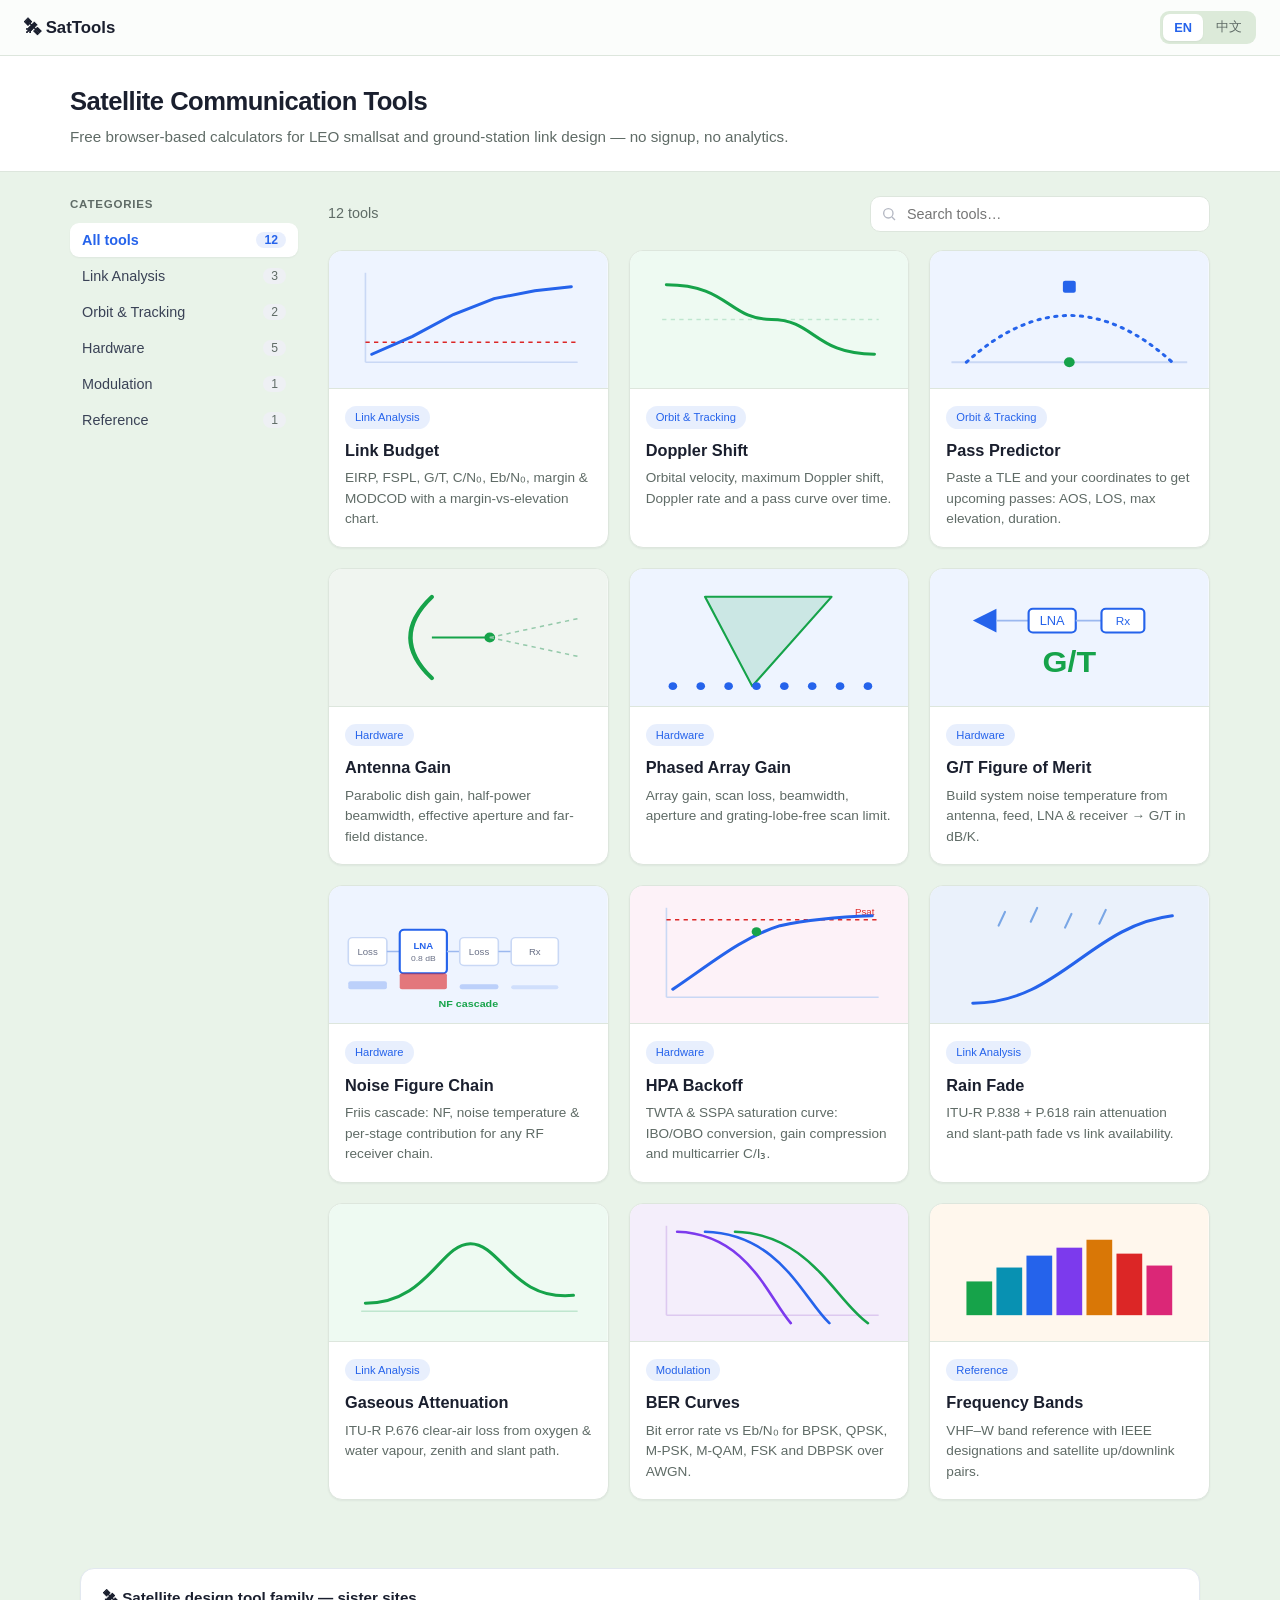
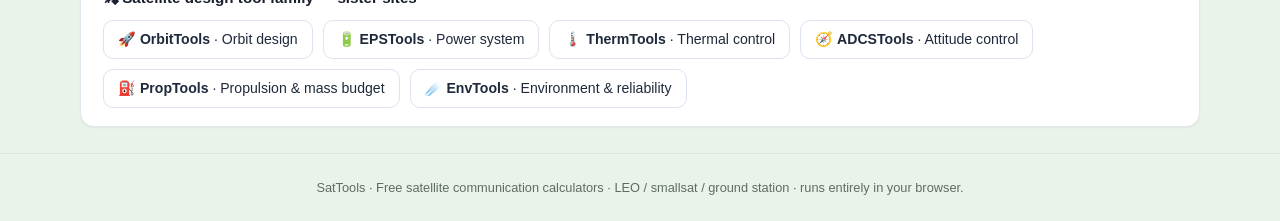
<file: index.html>
<!DOCTYPE html>
<html lang="en">
<head>
<meta charset="UTF-8">
<meta name="viewport" content="width=device-width, initial-scale=1.0">
<meta name="google-site-verification" content="8ujBM2WYxZip-c83w41vhZ7XcYc9sGJne3xDa06zi1k" />
<title>SatTools — Free Satellite Communication Calculators (LEO / Smallsat)</title>
<meta name="description" content="A free toolkit of satellite communication calculators for LEO smallsats and ground stations: link budget, Doppler shift, TLE pass prediction, antenna gain, G/T, rain & gaseous attenuation, BER curves and a frequency band reference.">
<meta name="keywords" content="satellite calculators, link budget, doppler shift, pass predictor, antenna gain, G/T, rain attenuation, BER, frequency bands, LEO, smallsat, cubesat, ground station">
<link rel="canonical" href="https://sunelliot.github.io/link-budget-calculator/">
<meta property="og:title" content="SatTools — Free Satellite Communication Calculators">
<meta property="og:description" content="Link budget, Doppler, pass prediction, antenna, G/T, rain and BER calculators for LEO smallsats — all free, in your browser.">
<meta property="og:type" content="website">
<link rel="stylesheet" href="styles.css?v=25">
<script src="i18n.js?v=25"></script>
<script src="a11y.js?v=25"></script>
<meta name="theme-color" content="#16a34a">
<link rel="icon" href="icons/icon-192.png" type="image/png">
<link rel="apple-touch-icon" href="icons/icon-192.png">
<meta property="og:image" content="https://sunelliot.github.io/link-budget-calculator/og.png">
<meta property="og:image:width" content="1200">
<meta property="og:image:height" content="630">
<meta name="twitter:card" content="summary_large_image">
<meta name="twitter:image" content="https://sunelliot.github.io/link-budget-calculator/og.png">
<!-- <script async src="https://pagead2.googlesyndication.com/pagead/js/adsbygoogle.js?client=ca-pub-XXXXXXXXXXXXXXXX" crossorigin="anonymous"></script> -->
<script type="application/ld+json">
{"@context":"https://schema.org","@type":"WebSite","name":"SatTools","url":"https://sunelliot.github.io/link-budget-calculator/","description":"Free satellite communication calculators for LEO smallsats and ground stations."}
</script>
<link rel="manifest" href="manifest.json">
</head>
<body>
<nav class="topnav">
  <a class="brand" href="index.html">🛰 SatTools</a>
</nav>

<div class="pagehead"><div class="inner">
  <h1>Satellite Communication Tools</h1>
  <p>Free browser-based calculators for LEO smallsat and ground-station link design — no signup, no analytics.</p>
</div></div>

<div class="gallery">
  <!-- sidebar -->
  <aside class="sidebar">
    <h3>Categories</h3>
    <ul class="cat-list">
      <li><button data-cat="all" class="active">All tools <span class="ct">12</span></button></li>
      <li><button data-cat="link">Link Analysis <span class="ct">3</span></button></li>
      <li><button data-cat="orbit">Orbit &amp; Tracking <span class="ct">2</span></button></li>
      <li><button data-cat="hw">Hardware <span class="ct">5</span></button></li>
      <li><button data-cat="mod">Modulation <span class="ct">1</span></button></li>
      <li><button data-cat="ref">Reference <span class="ct">1</span></button></li>
    </ul>
  </aside>

  <!-- main -->
  <div class="main">
    <div class="main-head">
      <span class="count" id="count">12 tools</span>
      <div class="search">
        <svg width="16" height="16" viewBox="0 0 24 24" fill="none" stroke="#697086" stroke-width="2"><circle cx="11" cy="11" r="7"/><line x1="21" y1="21" x2="16.5" y2="16.5"/></svg>
        <input id="q" type="search" placeholder="Search tools…" data-ph-en="Search tools…" data-ph-zh="搜索工具…" autocomplete="off">
      </div>
    </div>

    <div class="tool-grid" id="grid">

      <a class="tcard" href="link-budget.html" data-cat="link" data-search="link budget eirp fspl margin eb/n0 链路预算 余量">
        <svg class="thumb" viewBox="0 0 260 138" preserveAspectRatio="none" xmlns="http://www.w3.org/2000/svg">
          <rect width="260" height="138" fill="#eef4ff"/>
          <line x1="34" y1="22" x2="34" y2="112" stroke="#c9d8f5" stroke-width="1.5"/>
          <line x1="34" y1="112" x2="232" y2="112" stroke="#c9d8f5" stroke-width="1.5"/>
          <line x1="34" y1="92" x2="232" y2="92" stroke="#dc2626" stroke-dasharray="4 4" stroke-width="1.5"/>
          <polyline points="40,104 78,86 116,64 154,48 192,40 226,36" fill="none" stroke="#2563eb" stroke-width="3" stroke-linecap="round"/>
        </svg>
        <div class="body"><span class="tag">Link Analysis</span><h3>Link Budget</h3>
          <p>EIRP, FSPL, G/T, C/N₀, Eb/N₀, margin & MODCOD with a margin-vs-elevation chart.</p></div>
      </a>

      <a class="tcard" href="doppler.html" data-cat="orbit" data-search="doppler shift frequency offset 多普勒 频移">
        <svg class="thumb" viewBox="0 0 260 138" preserveAspectRatio="none" xmlns="http://www.w3.org/2000/svg">
          <rect width="260" height="138" fill="#eefaf2"/>
          <line x1="30" y1="69" x2="232" y2="69" stroke="#bfe6cf" stroke-dasharray="4 4" stroke-width="1.5"/>
          <path d="M34,34 C92,34 92,69 132,69 C172,69 172,104 228,104" fill="none" stroke="#16a34a" stroke-width="3" stroke-linecap="round"/>
        </svg>
        <div class="body"><span class="tag">Orbit & Tracking</span><h3>Doppler Shift</h3>
          <p>Orbital velocity, maximum Doppler shift, Doppler rate and a pass curve over time.</p></div>
      </a>

      <a class="tcard" href="pass-prediction.html" data-cat="orbit" data-search="pass predictor tle aos los visibility 过顶 预测">
        <svg class="thumb" viewBox="0 0 260 138" preserveAspectRatio="none" xmlns="http://www.w3.org/2000/svg">
          <rect width="260" height="138" fill="#eef4ff"/>
          <line x1="20" y1="112" x2="240" y2="112" stroke="#c9d8f5" stroke-width="2"/>
          <path d="M34,112 Q130,18 226,112" fill="none" stroke="#2563eb" stroke-width="3" stroke-dasharray="2 6" stroke-linecap="round"/>
          <circle cx="130" cy="112" r="5" fill="#16a34a"/>
          <rect x="124" y="30" width="12" height="12" rx="2" fill="#2563eb"/>
        </svg>
        <div class="body"><span class="tag">Orbit & Tracking</span><h3>Pass Predictor</h3>
          <p>Paste a TLE and your coordinates to get upcoming passes: AOS, LOS, max elevation, duration.</p></div>
      </a>

      <a class="tcard" href="antenna.html" data-cat="hw" data-search="antenna gain beamwidth dish parabolic 天线 增益">
        <svg class="thumb" viewBox="0 0 260 138" preserveAspectRatio="none" xmlns="http://www.w3.org/2000/svg">
          <rect width="260" height="138" fill="#f0f5f0"/>
          <path d="M96,28 Q56,69 96,110" fill="none" stroke="#16a34a" stroke-width="4" stroke-linecap="round"/>
          <line x1="96" y1="69" x2="150" y2="69" stroke="#16a34a" stroke-width="2"/>
          <circle cx="150" cy="69" r="5" fill="#16a34a"/>
          <line x1="150" y1="69" x2="232" y2="50" stroke="#94c9aa" stroke-dasharray="4 4" stroke-width="1.5"/>
          <line x1="150" y1="69" x2="232" y2="88" stroke="#94c9aa" stroke-dasharray="4 4" stroke-width="1.5"/>
        </svg>
        <div class="body"><span class="tag">Hardware</span><h3>Antenna Gain</h3>
          <p>Parabolic dish gain, half-power beamwidth, effective aperture and far-field distance.</p></div>
      </a>

      <a class="tcard" href="phased-array.html" data-cat="hw" data-search="phased array gain scan loss grating lobe beamwidth aesa 相控阵 扫描 增益">
        <svg class="thumb" viewBox="0 0 260 138" preserveAspectRatio="none" xmlns="http://www.w3.org/2000/svg">
          <rect width="260" height="138" fill="#eef4ff"/>
          <path d="M114,118 L70,28 L188,28 Z" fill="rgba(22,160,90,.16)" stroke="#16a34a" stroke-width="2" stroke-linejoin="round"/>
          <g fill="#2563eb"><circle cx="40" cy="118" r="4"/><circle cx="66" cy="118" r="4"/><circle cx="92" cy="118" r="4"/><circle cx="118" cy="118" r="4"/><circle cx="144" cy="118" r="4"/><circle cx="170" cy="118" r="4"/><circle cx="196" cy="118" r="4"/><circle cx="222" cy="118" r="4"/></g>
        </svg>
        <div class="body"><span class="tag">Hardware</span><h3>Phased Array Gain</h3>
          <p>Array gain, scan loss, beamwidth, aperture and grating-lobe-free scan limit.</p></div>
      </a>

      <a class="tcard" href="gt.html" data-cat="hw" data-search="g/t figure of merit noise temperature lna 品质因数 噪温">
        <svg class="thumb" viewBox="0 0 260 138" preserveAspectRatio="none" xmlns="http://www.w3.org/2000/svg">
          <rect width="260" height="138" fill="#eef4ff"/>
          <path d="M40,52 L62,40 L62,64 Z" fill="#2563eb"/>
          <line x1="62" y1="52" x2="92" y2="52" stroke="#9bb8ef" stroke-width="2"/>
          <rect x="92" y="40" width="44" height="24" rx="4" fill="#fff" stroke="#2563eb" stroke-width="2"/>
          <text x="114" y="56" font-size="12" fill="#2563eb" text-anchor="middle" font-family="sans-serif">LNA</text>
          <line x1="136" y1="52" x2="160" y2="52" stroke="#9bb8ef" stroke-width="2"/>
          <rect x="160" y="40" width="40" height="24" rx="4" fill="#fff" stroke="#2563eb" stroke-width="2"/>
          <text x="180" y="56" font-size="11" fill="#2563eb" text-anchor="middle" font-family="sans-serif">Rx</text>
          <text x="130" y="104" font-size="30" fill="#16a34a" text-anchor="middle" font-family="sans-serif" font-weight="700">G/T</text>
        </svg>
        <div class="body"><span class="tag">Hardware</span><h3>G/T Figure of Merit</h3>
          <p>Build system noise temperature from antenna, feed, LNA & receiver → G/T in dB/K.</p></div>
      </a>

      <a class="tcard" href="noise-figure.html" data-cat="hw" data-search="cascaded noise figure friis rf chain lna nf noise temperature cascade 级联噪声系数 噪温">
        <svg class="thumb" viewBox="0 0 260 138" preserveAspectRatio="none" xmlns="http://www.w3.org/2000/svg">
          <rect width="260" height="138" fill="#eef4ff"/>
          <!-- stage boxes -->
          <rect x="18" y="52" width="36" height="28" rx="4" fill="#fff" stroke="#c9d8f5" stroke-width="1.5"/>
          <text x="36" y="70" font-size="9" fill="#697086" text-anchor="middle" font-family="sans-serif">Loss</text>
          <line x1="54" y1="66" x2="66" y2="66" stroke="#9bb8ef" stroke-width="1.5"/>
          <rect x="66" y="44" width="44" height="44" rx="4" fill="#fff" stroke="#2563eb" stroke-width="2"/>
          <text x="88" y="63" font-size="9" fill="#2563eb" text-anchor="middle" font-family="sans-serif" font-weight="700">LNA</text>
          <text x="88" y="76" font-size="8" fill="#697086" text-anchor="middle" font-family="sans-serif">0.8 dB</text>
          <line x1="110" y1="66" x2="122" y2="66" stroke="#9bb8ef" stroke-width="1.5"/>
          <rect x="122" y="52" width="36" height="28" rx="4" fill="#fff" stroke="#c9d8f5" stroke-width="1.5"/>
          <text x="140" y="70" font-size="9" fill="#697086" text-anchor="middle" font-family="sans-serif">Loss</text>
          <line x1="158" y1="66" x2="170" y2="66" stroke="#9bb8ef" stroke-width="1.5"/>
          <rect x="170" y="52" width="44" height="28" rx="4" fill="#fff" stroke="#c9d8f5" stroke-width="1.5"/>
          <text x="192" y="70" font-size="9" fill="#697086" text-anchor="middle" font-family="sans-serif">Rx</text>
          <!-- contribution bars -->
          <rect x="18" y="96" width="36" height="8" rx="2" fill="#2563eb" opacity=".25"/>
          <rect x="66" y="88" width="44" height="16" rx="2" fill="#dc2626" opacity=".6"/>
          <rect x="122" y="99" width="36" height="5" rx="2" fill="#2563eb" opacity=".25"/>
          <rect x="170" y="100" width="44" height="4" rx="2" fill="#2563eb" opacity=".15"/>
          <text x="130" y="122" font-size="10" fill="#16a34a" text-anchor="middle" font-family="sans-serif" font-weight="700">NF cascade</text>
        </svg>
        <div class="body"><span class="tag">Hardware</span><h3>Noise Figure Chain</h3>
          <p>Friis cascade: NF, noise temperature &amp; per-stage contribution for any RF receiver chain.</p></div>
      </a>

      <a class="tcard" href="hpa-backoff.html" data-cat="hw" data-search="hpa backoff transponder saturation ibo obo twta sspa saleh rapp intermodulation ci3 功放回退 转发器饱和 互调">
        <svg class="thumb" viewBox="0 0 260 138" preserveAspectRatio="none" xmlns="http://www.w3.org/2000/svg">
          <rect width="260" height="138" fill="#fdf2f8"/>
          <line x1="34" y1="22" x2="34" y2="112" stroke="#c9d8f5" stroke-width="1.5"/>
          <line x1="34" y1="112" x2="232" y2="112" stroke="#c9d8f5" stroke-width="1.5"/>
          <line x1="34" y1="34" x2="232" y2="34" stroke="#dc2626" stroke-dasharray="4 4" stroke-width="1.5"/>
          <text x="228" y="29" font-size="9" fill="#dc2626" text-anchor="end" font-family="sans-serif">Psat</text>
          <path d="M40,104 C76,78 104,52 140,40 C170,33 200,31 226,30" fill="none" stroke="#2563eb" stroke-width="3" stroke-linecap="round"/>
          <circle cx="118" cy="46" r="4.5" fill="#16a34a"/>
        </svg>
        <div class="body"><span class="tag">Hardware</span><h3>HPA Backoff</h3>
          <p>TWTA &amp; SSPA saturation curve: IBO/OBO conversion, gain compression and multicarrier C/I₃.</p></div>
      </a>

      <a class="tcard" href="rain.html" data-cat="link" data-search="rain attenuation fade itu p618 p838 雨衰">
        <svg class="thumb" viewBox="0 0 260 138" preserveAspectRatio="none" xmlns="http://www.w3.org/2000/svg">
          <rect width="260" height="138" fill="#eaf1fb"/>
          <path d="M40,118 C120,118 150,40 226,30" fill="none" stroke="#2563eb" stroke-width="3" stroke-linecap="round"/>
          <g stroke="#7aa7e6" stroke-width="2" stroke-linecap="round">
            <line x1="70" y1="26" x2="64" y2="40"/><line x1="100" y1="22" x2="94" y2="36"/>
            <line x1="132" y1="28" x2="126" y2="42"/><line x1="164" y1="24" x2="158" y2="38"/>
          </g>
        </svg>
        <div class="body"><span class="tag">Link Analysis</span><h3>Rain Fade</h3>
          <p>ITU-R P.838 + P.618 rain attenuation and slant-path fade vs link availability.</p></div>
      </a>

      <a class="tcard" href="gas.html" data-cat="link" data-search="gaseous attenuation atmosphere oxygen water vapour itu p676 气体衰减">
        <svg class="thumb" viewBox="0 0 260 138" preserveAspectRatio="none" xmlns="http://www.w3.org/2000/svg">
          <rect width="260" height="138" fill="#eefaf2"/>
          <line x1="30" y1="108" x2="232" y2="108" stroke="#bfe6cf" stroke-width="1.5"/>
          <path d="M34,100 C92,100 104,40 132,40 C160,40 172,98 228,92" fill="none" stroke="#16a34a" stroke-width="3" stroke-linecap="round"/>
        </svg>
        <div class="body"><span class="tag">Link Analysis</span><h3>Gaseous Attenuation</h3>
          <p>ITU-R P.676 clear-air loss from oxygen & water vapour, zenith and slant path.</p></div>
      </a>

      <a class="tcard" href="ber.html" data-cat="mod" data-search="ber bit error rate eb/n0 qpsk qam psk 误码率">
        <svg class="thumb" viewBox="0 0 260 138" preserveAspectRatio="none" xmlns="http://www.w3.org/2000/svg">
          <rect width="260" height="138" fill="#f4eefb"/>
          <line x1="34" y1="22" x2="34" y2="112" stroke="#ddc9f0" stroke-width="1.5"/>
          <line x1="34" y1="112" x2="232" y2="112" stroke="#ddc9f0" stroke-width="1.5"/>
          <path d="M44,28 C110,30 130,96 150,120" fill="none" stroke="#7c3aed" stroke-width="2.5" stroke-linecap="round"/>
          <path d="M70,28 C140,30 162,96 186,120" fill="none" stroke="#2563eb" stroke-width="2.5" stroke-linecap="round"/>
          <path d="M98,28 C168,30 192,98 222,120" fill="none" stroke="#16a34a" stroke-width="2.5" stroke-linecap="round"/>
        </svg>
        <div class="body"><span class="tag">Modulation</span><h3>BER Curves</h3>
          <p>Bit error rate vs Eb/N₀ for BPSK, QPSK, M-PSK, M-QAM, FSK and DBPSK over AWGN.</p></div>
      </a>

      <a class="tcard" href="bands.html" data-cat="ref" data-search="frequency bands ieee vhf uhf s c x ku ka spectrum 频段">
        <svg class="thumb" viewBox="0 0 260 138" preserveAspectRatio="none" xmlns="http://www.w3.org/2000/svg">
          <rect width="260" height="138" fill="#fff7ed"/>
          <rect x="34"  y="78" width="24" height="34" fill="#16a34a"/>
          <rect x="62"  y="64" width="24" height="48" fill="#0891b2"/>
          <rect x="90"  y="52" width="24" height="60" fill="#2563eb"/>
          <rect x="118" y="44" width="24" height="68" fill="#7c3aed"/>
          <rect x="146" y="36" width="24" height="76" fill="#d97706"/>
          <rect x="174" y="50" width="24" height="62" fill="#dc2626"/>
          <rect x="202" y="62" width="24" height="50" fill="#db2777"/>
        </svg>
        <div class="body"><span class="tag">Reference</span><h3>Frequency Bands</h3>
          <p>VHF–W band reference with IEEE designations and satellite up/downlink pairs.</p></div>
      </a>

      <div class="empty" id="empty" style="display:none">No tools match your search.</div>
    </div>
  </div>
</div>

<!-- sister-sites interlink (auto-inserted) -->
<div class="sisters" style="max-width:1160px;margin:8px auto 26px;padding:0 20px">
  <div style="background:#fff;border:1px solid #e2e8f0;border-radius:14px;padding:18px 22px;box-shadow:0 1px 2px rgba(0,0,0,.05)">
    <div style="font-weight:700;margin-bottom:10px;font-size:.95rem"><span class="en-only">🛰 Satellite design tool family — sister sites</span><span class="zh-only">🛰 卫星设计工具家族 — 姊妹站</span></div>
    <div style="display:flex;flex-wrap:wrap;gap:10px">
    <a href="https://sunelliot.github.io/orbit-design-tools/" style="display:inline-block;padding:8px 14px;border:1px solid #dbe3f0;border-radius:10px;text-decoration:none;color:#1e293b;font-size:.88rem;background:#fff">🚀 <b>OrbitTools</b> · <span class="en-only">Orbit design</span><span class="zh-only">轨道设计</span></a>
    <a href="https://sunelliot.github.io/eps-design-tools/" style="display:inline-block;padding:8px 14px;border:1px solid #dbe3f0;border-radius:10px;text-decoration:none;color:#1e293b;font-size:.88rem;background:#fff">🔋 <b>EPSTools</b> · <span class="en-only">Power system</span><span class="zh-only">电源系统</span></a>
    <a href="https://sunelliot.github.io/thermal-design-tools/" style="display:inline-block;padding:8px 14px;border:1px solid #dbe3f0;border-radius:10px;text-decoration:none;color:#1e293b;font-size:.88rem;background:#fff">🌡️ <b>ThermTools</b> · <span class="en-only">Thermal control</span><span class="zh-only">热控设计</span></a>
    <a href="https://sunelliot.github.io/adcs-design-tools/" style="display:inline-block;padding:8px 14px;border:1px solid #dbe3f0;border-radius:10px;text-decoration:none;color:#1e293b;font-size:.88rem;background:#fff">🧭 <b>ADCSTools</b> · <span class="en-only">Attitude control</span><span class="zh-only">姿态控制</span></a>
    <a href="https://sunelliot.github.io/prop-design-tools/" style="display:inline-block;padding:8px 14px;border:1px solid #dbe3f0;border-radius:10px;text-decoration:none;color:#1e293b;font-size:.88rem;background:#fff">⛽ <b>PropTools</b> · <span class="en-only">Propulsion & mass budget</span><span class="zh-only">推进与总体预算</span></a>
    <a href="https://sunelliot.github.io/env-design-tools/" style="display:inline-block;padding:8px 14px;border:1px solid #dbe3f0;border-radius:10px;text-decoration:none;color:#1e293b;font-size:.88rem;background:#fff">☄️ <b>EnvTools</b> · <span class="en-only">Environment & reliability</span><span class="zh-only">空间环境与可靠性</span></a>
    </div>
  </div>
</div>

<footer>
  SatTools · Free satellite communication calculators · LEO / smallsat / ground station · runs entirely in your browser.
</footer>

<script>
const cards = [...document.querySelectorAll('.tcard')];
const catBtns = [...document.querySelectorAll('.cat-list button')];
let curCat = 'all', q = '';
function refresh(){
  let n = 0;
  cards.forEach(c=>{
    const okCat = curCat === 'all' || c.dataset.cat === curCat;
    const okQ = !q || (c.dataset.search || '').toLowerCase().includes(q);
    const show = okCat && okQ;
    c.style.display = show ? '' : 'none';
    if(show) n++;
  });
  const T = window.t || ((a,b)=>a);
  document.getElementById('count').textContent = n + (n === 1 ? T(' tool',' 个工具') : T(' tools',' 个工具'));
  document.getElementById('empty').style.display = n ? 'none' : '';
}
if(window.onLang) window.onLang(refresh);
catBtns.forEach(b => b.addEventListener('click', ()=>{
  curCat = b.dataset.cat;
  catBtns.forEach(x => x.classList.toggle('active', x === b));
  refresh();
}));
document.getElementById('q').addEventListener('input', e=>{ q = e.target.value.trim().toLowerCase(); refresh(); });
refresh();
</script>
<script>if("serviceWorker"in navigator)navigator.serviceWorker.register("sw.js");</script>
</body>
</html>
</file>
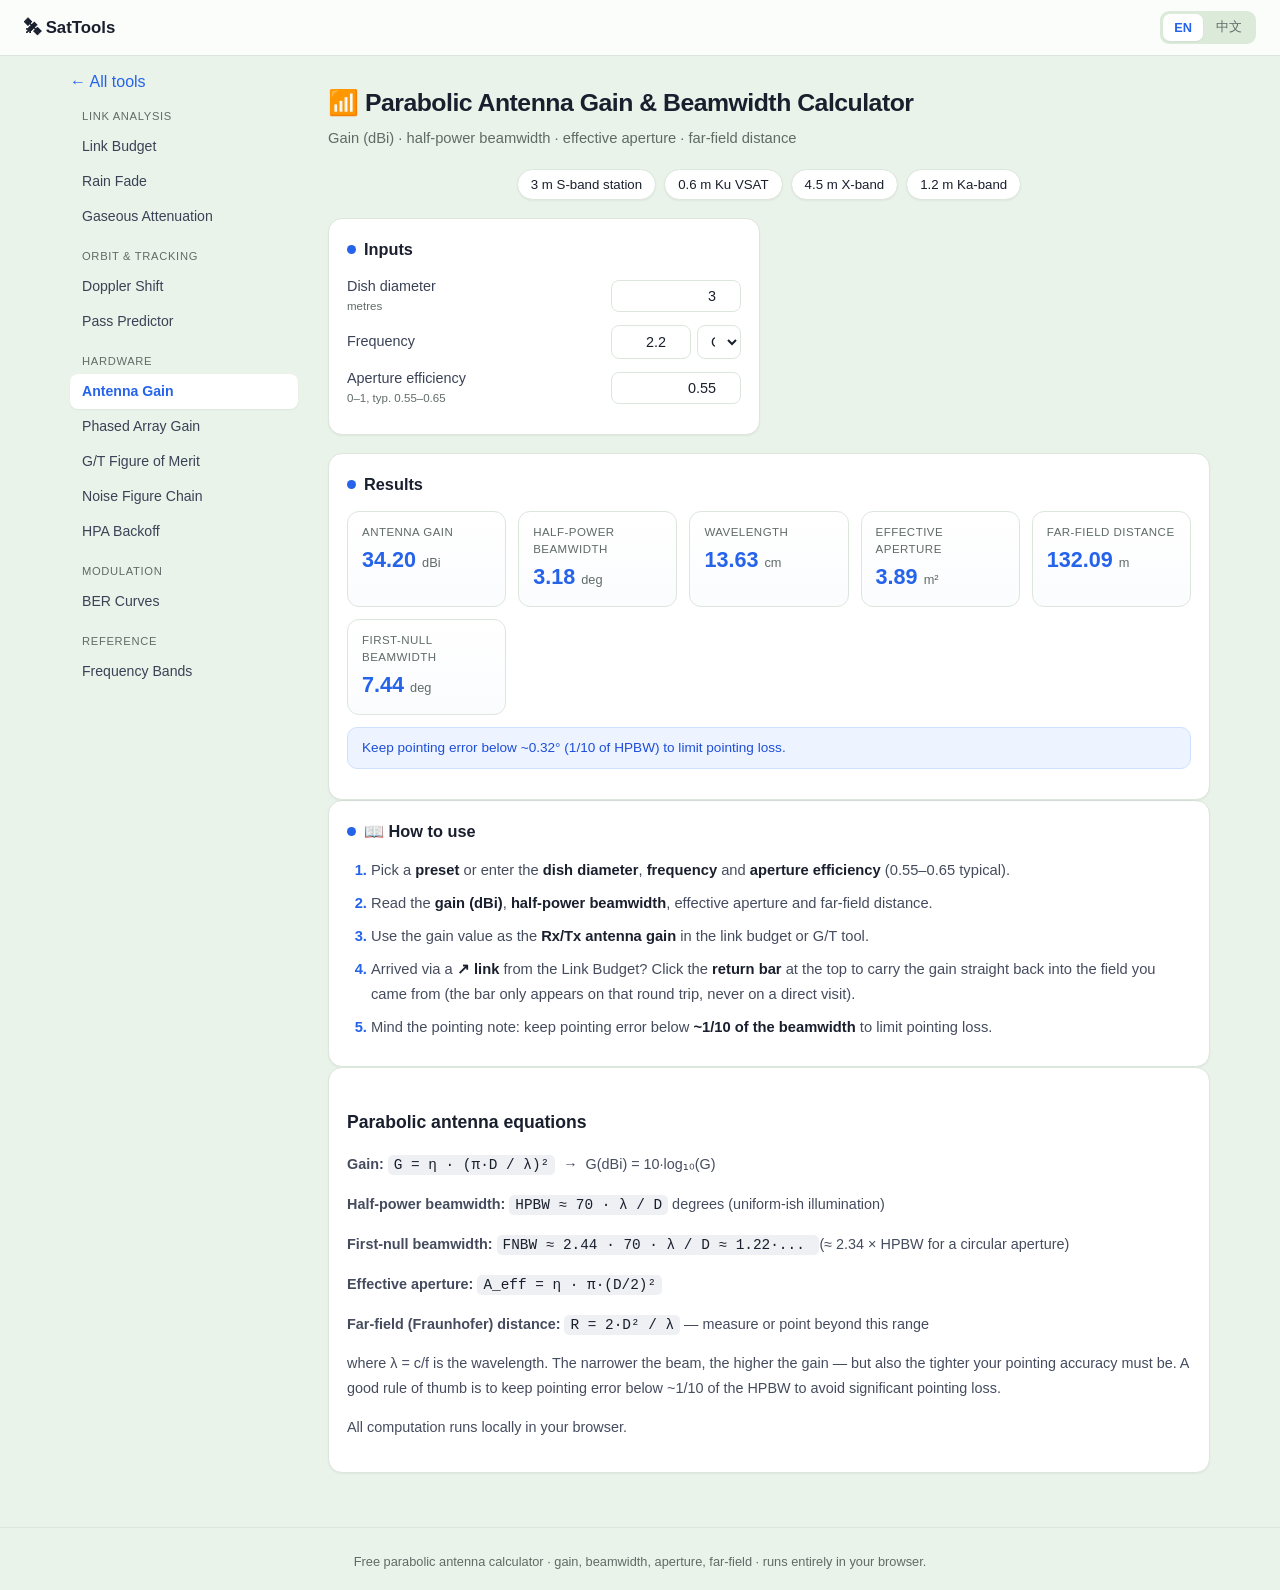
<file: antenna.html>
<!DOCTYPE html>
<html lang="en">
<head>
<meta charset="UTF-8">
<meta name="viewport" content="width=device-width, initial-scale=1.0">
<title>Parabolic Antenna Gain & Beamwidth Calculator — Free Online Tool</title>
<meta name="description" content="Free parabolic dish antenna calculator. Compute antenna gain (dBi), half-power beamwidth (HPBW), effective aperture and far-field distance from diameter, frequency and efficiency.">
<meta name="keywords" content="antenna gain calculator, parabolic dish gain, beamwidth calculator, HPBW, effective aperture, far field distance, dish antenna dBi">
<link rel="canonical" href="https://sunelliot.github.io/link-budget-calculator/antenna.html">
<meta property="og:type" content="website">
<meta property="og:title" content="Parabolic Antenna Gain & Beamwidth Calculator">
<meta property="og:description" content="Dish gain (dBi), half-power beamwidth, effective aperture and far-field distance.">
<meta property="og:image" content="https://sunelliot.github.io/link-budget-calculator/og.png">
<meta property="og:image:width" content="1200">
<meta property="og:image:height" content="630">
<meta name="twitter:card" content="summary_large_image">
<meta name="twitter:image" content="https://sunelliot.github.io/link-budget-calculator/og.png">
<link rel="stylesheet" href="styles.css?v=25">
<script src="i18n.js?v=25"></script>
<script src="a11y.js?v=25"></script>
<meta name="theme-color" content="#16a34a">
<link rel="icon" href="icons/icon-192.png" type="image/png">
<link rel="apple-touch-icon" href="icons/icon-192.png">
<!-- <script async src="https://pagead2.googlesyndication.com/pagead/js/adsbygoogle.js?client=ca-pub-XXXXXXXXXXXXXXXX" crossorigin="anonymous"></script> -->
<script type="application/ld+json">
{"@context":"https://schema.org","@type":"WebApplication","name":"Parabolic Antenna Gain & Beamwidth Calculator","applicationCategory":"EngineeringApplication","operatingSystem":"Any","offers":{"@type":"Offer","price":"0","priceCurrency":"USD"}}
</script>
<link rel="manifest" href="manifest.json">
</head>
<body>
<nav class="topnav">
  <a class="brand" href="index.html">🛰 SatTools</a>
</nav>

<div class="page">
<aside class="sidebar">
  <a class="home" href="index.html" style="display:block;text-decoration:none">← All tools</a>
  <ul class="toolnav">
    <li class="grp">Link Analysis</li>
    <li><a href="link-budget.html">Link Budget</a></li>
    <li><a href="rain.html">Rain Fade</a></li>
    <li><a href="gas.html">Gaseous Attenuation</a></li>
    <li class="grp">Orbit &amp; Tracking</li>
    <li><a href="doppler.html">Doppler Shift</a></li>
    <li><a href="pass-prediction.html">Pass Predictor</a></li>
    <li class="grp">Hardware</li>
    <li><a href="antenna.html" class="active">Antenna Gain</a></li>
    <li><a href="phased-array.html">Phased Array Gain</a></li>
    <li><a href="gt.html">G/T Figure of Merit</a></li>
    <li><a href="noise-figure.html">Noise Figure Chain</a></li>
    <li><a href="hpa-backoff.html">HPA Backoff</a></li>
    <li class="grp">Modulation</li>
    <li><a href="ber.html">BER Curves</a></li>
    <li class="grp">Reference</li>
    <li><a href="bands.html">Frequency Bands</a></li>
  </ul>
</aside>
<div class="pagemain">

<header>
  <h1>📶 Parabolic Antenna Gain &amp; Beamwidth Calculator</h1>
  <p>Gain (dBi) · half-power beamwidth · effective aperture · far-field distance</p>
</header>

<div class="wrap">
  <div class="preset-bar">
    <button data-preset="s3m">3 m S-band station</button>
    <button data-preset="ku06">0.6 m Ku VSAT</button>
    <button data-preset="x45">4.5 m X-band</button>
    <button data-preset="ka12">1.2 m Ka-band</button>
  </div>

  <div class="adslot">Ad placeholder</div>

  <div class="grid">
    <div class="card">
      <h2><span class="dot"></span>Inputs</h2>
      <div class="row">
        <label>Dish diameter<span class="hint">metres</span></label>
        <input type="number" id="dia" value="3" step="any">
      </div>
      <div class="row">
        <label>Frequency</label>
        <div class="ig">
          <input type="number" id="freq" value="2.2" step="any">
          <select id="freqUnit"><option value="GHz">GHz</option><option value="MHz">MHz</option></select>
        </div>
      </div>
      <div class="row">
        <label>Aperture efficiency<span class="hint">0–1, typ. 0.55–0.65</span></label>
        <input type="number" id="eff" value="0.55" step="any">
      </div>
    </div>

    <div class="card results">
      <h2><span class="dot"></span>Results</h2>
      <div class="resgrid">
        <div class="metric"><div class="k">Antenna gain</div><div class="v"><span id="r_gain">–</span> <span class="u">dBi</span></div></div>
        <div class="metric"><div class="k">Half-power beamwidth</div><div class="v"><span id="r_hpbw">–</span> <span class="u">deg</span></div></div>
        <div class="metric"><div class="k">Wavelength</div><div class="v"><span id="r_lam">–</span> <span class="u">cm</span></div></div>
        <div class="metric"><div class="k">Effective aperture</div><div class="v"><span id="r_aeff">–</span> <span class="u">m²</span></div></div>
        <div class="metric"><div class="k">Far-field distance</div><div class="v"><span id="r_ff">–</span> <span class="u">m</span></div></div>
        <div class="metric"><div class="k">First-null beamwidth</div><div class="v"><span id="r_fnbw">–</span> <span class="u">deg</span></div></div>
      </div>
      <div class="note" id="ptnote"></div>
    </div>
  </div>

  <div class="adslot">Ad placeholder</div>

  <div class="card">
    <h2><span class="dot"></span>📖 How to use</h2>
    <ol class="howto">
      <li><span class="en-only">Pick a <b>preset</b> or enter the <b>dish diameter</b>, <b>frequency</b> and <b>aperture efficiency</b> (0.55–0.65 typical).</span><span class="zh-only">选<b>预设</b>,或输入<b>口径</b>、<b>频率</b>和<b>口面效率</b>(常取 0.55–0.65)。</span></li>
      <li><span class="en-only">Read the <b>gain (dBi)</b>, <b>half-power beamwidth</b>, effective aperture and far-field distance.</span><span class="zh-only">读取<b>增益(dBi)</b>、<b>半功率波束宽度</b>、有效口径和远场距离。</span></li>
      <li><span class="en-only">Use the gain value as the <b>Rx/Tx antenna gain</b> in the link budget or G/T tool.</span><span class="zh-only">把增益值作为链路预算或 G/T 工具里的<b>收/发天线增益</b>。</span></li>
      <li><span class="en-only">Arrived via a <b>↗ link</b> from the Link Budget? Click the <b>return bar</b> at the top to carry the gain straight back into the field you came from (the bar only appears on that round trip, never on a direct visit).</span><span class="zh-only">如果是点链路预算里的 <b>↗ 链接</b>跳转而来,点顶部的<b>返回条</b>即可把增益直接带回原字段(返回条只在该往返中出现,直接访问不会显示)。</span></li>
      <li><span class="en-only">Mind the pointing note: keep pointing error below <b>~1/10 of the beamwidth</b> to limit pointing loss.</span><span class="zh-only">注意指向提示:对准误差应小于<b>约 1/10 波束宽度</b>,以限制指向损耗。</span></li>
    </ol>
  </div>

  <div class="card">
    <div class="article en-only">
      <h2>Parabolic antenna equations</h2>
      <p><strong>Gain:</strong> <code>G = η · (π·D / λ)²</code> &nbsp;→&nbsp; G(dBi) = 10·log₁₀(G)</p>
      <p><strong>Half-power beamwidth:</strong> <code>HPBW ≈ 70 · λ / D</code> degrees (uniform-ish illumination)</p>
      <p><strong>First-null beamwidth:</strong> <code>FNBW ≈ 2.44 · 70 · λ / D ≈ 1.22·... </code> (≈ 2.34 × HPBW for a circular aperture)</p>
      <p><strong>Effective aperture:</strong> <code>A_eff = η · π·(D/2)²</code></p>
      <p><strong>Far-field (Fraunhofer) distance:</strong> <code>R = 2·D² / λ</code> — measure or point beyond this range</p>
      <p>where λ = c/f is the wavelength. The narrower the beam, the higher the gain — but also the tighter
      your pointing accuracy must be. A good rule of thumb is to keep pointing error below ~1/10 of the HPBW
      to avoid significant pointing loss.</p>
      <p>All computation runs locally in your browser.</p>
    </div>
    <div class="article zh-only">
      <h2>抛物面天线公式</h2>
      <p><strong>增益:</strong> <code>G = η · (π·D / λ)²</code> &nbsp;→&nbsp; G(dBi) = 10·log₁₀(G)</p>
      <p><strong>半功率波束宽度:</strong> <code>HPBW ≈ 70 · λ / D</code> 度(近似均匀照射)</p>
      <p><strong>第一零点波束宽度:</strong> <code>FNBW ≈ 2.34 × HPBW</code>(圆口面近似)</p>
      <p><strong>有效口径:</strong> <code>A_eff = η · π·(D/2)²</code></p>
      <p><strong>远场(夫琅禾费)距离:</strong> <code>R = 2·D² / λ</code> —— 测量或对准应在此距离之外</p>
      <p>其中 λ = c/f 为波长。波束越窄、增益越高,但对指向精度的要求也越严。一个经验法则是把指向误差控制在约 HPBW 的 1/10 以内,以避免明显的指向损耗。</p>
      <p>全部计算在你的浏览器本地完成。</p>
    </div>
  </div>
</div>

</div>
</div>

<footer>Free parabolic antenna calculator · gain, beamwidth, aperture, far-field · runs entirely in your browser.</footer>

<script src="share.js?v=25"></script>
<script src="linkout.js?v=1"></script>
<script>
const $=id=>document.getElementById(id);
const num=id=>parseFloat($(id).value)||0;
const C=299792458; // m/s

function compute(){
  const D=num('dia');
  const f=num('freq')*($('freqUnit').value==='GHz'?1e9:1e6);
  const eff=Math.min(Math.max(num('eff'),0.001),1);
  const lam=f>0?C/f:0;
  const G=(lam>0&&D>0)?eff*(Math.PI*D/lam)**2:0;
  const gdbi=G>0?10*Math.log10(G):0;
  const hpbw=(lam>0&&D>0)?70*lam/D:0;
  const fnbw=2.34*hpbw;
  const aeff=eff*Math.PI*(D/2)**2;
  const ff=lam>0?2*D*D/lam:0;
  const f2=x=>x.toFixed(2);
  $('r_gain').textContent=f2(gdbi);
  $('r_hpbw').textContent=f2(hpbw);
  $('r_lam').textContent=f2(lam*100);
  $('r_aeff').textContent=f2(aeff);
  $('r_ff').textContent=ff>=1000?(ff/1000).toFixed(2)+'k':f2(ff);
  $('r_fnbw').textContent=f2(fnbw);
  $('ptnote').textContent=t('Keep pointing error below ~'+f2(hpbw/10)+'° (1/10 of HPBW) to limit pointing loss.','将指向误差控制在约 '+f2(hpbw/10)+'°(波束宽度的 1/10)以内,以限制指向损耗。');
  if(window.LinkOut) LinkOut.updateReturnBar(gdbi);
}
const presets={
  s3m:{dia:3,freq:2.2,freqUnit:'GHz',eff:0.55},
  ku06:{dia:0.6,freq:12,freqUnit:'GHz',eff:0.6},
  x45:{dia:4.5,freq:8.2,freqUnit:'GHz',eff:0.6},
  ka12:{dia:1.2,freq:26,freqUnit:'GHz',eff:0.6},
};
document.querySelectorAll('.preset-bar button').forEach(b=>b.addEventListener('click',()=>{
  const c=presets[b.dataset.preset];for(const k in c)$(k).value=c[k];compute();}));
document.querySelectorAll('input,select').forEach(el=>el.addEventListener('input',compute));
if(window.ShareTool) ShareTool.apply();
if(window.LinkOut) LinkOut.initReturnBar();
compute();
if(window.ShareTool) ShareTool.initButton();
if(window.onLang) window.onLang(compute);
</script>
<script>if("serviceWorker"in navigator)navigator.serviceWorker.register("sw.js");</script>
</body>
</html>
</file>
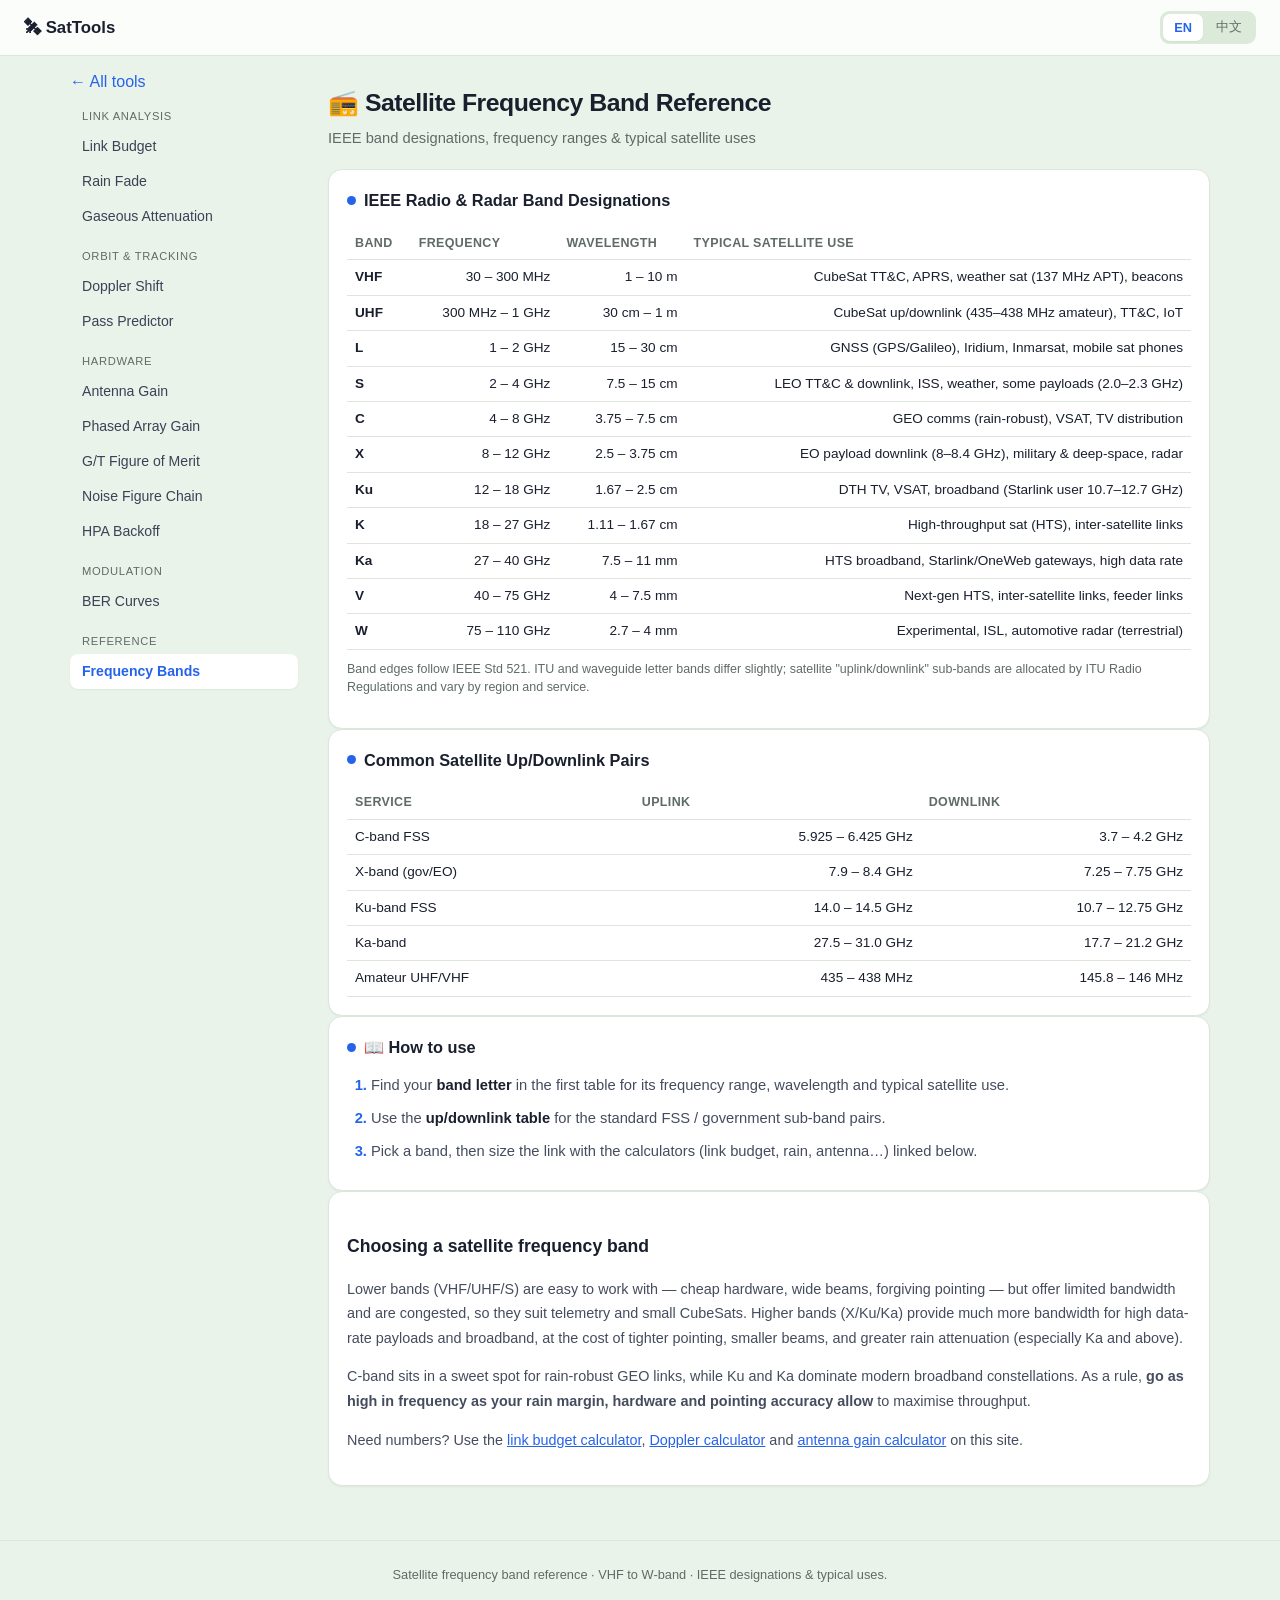
<file: bands.html>
<!DOCTYPE html>
<html lang="en">
<head>
<meta charset="UTF-8">
<meta name="viewport" content="width=device-width, initial-scale=1.0">
<title>Satellite Frequency Band Reference (VHF to V-band) — Chart & Uses</title>
<meta name="description" content="Quick reference table of satellite communication frequency bands: VHF, UHF, L, S, C, X, Ku, K, Ka, V band frequency ranges, IEEE designations and typical satellite uses.">
<meta name="keywords" content="satellite frequency bands, IEEE radar bands, L band S band C band X band Ku band Ka band, frequency band chart, satellite communication frequencies">
<link rel="canonical" href="https://sunelliot.github.io/link-budget-calculator/bands.html">
<meta property="og:type" content="website">
<meta property="og:title" content="Satellite Frequency Band Reference (VHF to V-band)">
<meta property="og:description" content="IEEE band designations, frequency ranges and typical satellite uses, plus up/downlink pairs.">
<meta property="og:image" content="https://sunelliot.github.io/link-budget-calculator/og.png">
<meta property="og:image:width" content="1200">
<meta property="og:image:height" content="630">
<meta name="twitter:card" content="summary_large_image">
<meta name="twitter:image" content="https://sunelliot.github.io/link-budget-calculator/og.png">
<link rel="stylesheet" href="styles.css?v=25">
<script src="i18n.js?v=25"></script>
<script src="a11y.js?v=25"></script>
<meta name="theme-color" content="#16a34a">
<link rel="icon" href="icons/icon-192.png" type="image/png">
<link rel="apple-touch-icon" href="icons/icon-192.png">
<!-- <script async src="https://pagead2.googlesyndication.com/pagead/js/adsbygoogle.js?client=ca-pub-XXXXXXXXXXXXXXXX" crossorigin="anonymous"></script> -->
<script type="application/ld+json">
{"@context":"https://schema.org","@type":"WebApplication","name":"Satellite Frequency Band Reference","applicationCategory":"ReferenceApplication","operatingSystem":"Any","offers":{"@type":"Offer","price":"0","priceCurrency":"USD"}}
</script>
<link rel="manifest" href="manifest.json">
</head>
<body>
<nav class="topnav">
  <a class="brand" href="index.html">🛰 SatTools</a>
</nav>

<div class="page">
<aside class="sidebar">
  <a class="home" href="index.html" style="display:block;text-decoration:none">← All tools</a>
  <ul class="toolnav">
    <li class="grp">Link Analysis</li>
    <li><a href="link-budget.html">Link Budget</a></li>
    <li><a href="rain.html">Rain Fade</a></li>
    <li><a href="gas.html">Gaseous Attenuation</a></li>
    <li class="grp">Orbit &amp; Tracking</li>
    <li><a href="doppler.html">Doppler Shift</a></li>
    <li><a href="pass-prediction.html">Pass Predictor</a></li>
    <li class="grp">Hardware</li>
    <li><a href="antenna.html">Antenna Gain</a></li>
    <li><a href="phased-array.html">Phased Array Gain</a></li>
    <li><a href="gt.html">G/T Figure of Merit</a></li>
    <li><a href="noise-figure.html">Noise Figure Chain</a></li>
    <li><a href="hpa-backoff.html">HPA Backoff</a></li>
    <li class="grp">Modulation</li>
    <li><a href="ber.html">BER Curves</a></li>
    <li class="grp">Reference</li>
    <li><a href="bands.html" class="active">Frequency Bands</a></li>
  </ul>
</aside>
<div class="pagemain">

<header>
  <h1>📻 Satellite Frequency Band Reference</h1>
  <p>IEEE band designations, frequency ranges &amp; typical satellite uses</p>
</header>

<div class="wrap">
  <div class="adslot">Ad placeholder</div>

  <div class="card full">
    <h2><span class="dot"></span>IEEE Radio &amp; Radar Band Designations</h2>
    <table>
      <thead><tr><th>Band</th><th>Frequency</th><th>Wavelength</th><th>Typical satellite use</th></tr></thead>
      <tbody>
        <tr><td><strong>VHF</strong></td><td class="num">30 – 300 MHz</td><td class="num">1 – 10 m</td><td>CubeSat TT&amp;C, APRS, weather sat (137 MHz APT), beacons</td></tr>
        <tr><td><strong>UHF</strong></td><td class="num">300 MHz – 1 GHz</td><td class="num">30 cm – 1 m</td><td>CubeSat up/downlink (435–438 MHz amateur), TT&amp;C, IoT</td></tr>
        <tr><td><strong>L</strong></td><td class="num">1 – 2 GHz</td><td class="num">15 – 30 cm</td><td>GNSS (GPS/Galileo), Iridium, Inmarsat, mobile sat phones</td></tr>
        <tr><td><strong>S</strong></td><td class="num">2 – 4 GHz</td><td class="num">7.5 – 15 cm</td><td>LEO TT&amp;C &amp; downlink, ISS, weather, some payloads (2.0–2.3 GHz)</td></tr>
        <tr><td><strong>C</strong></td><td class="num">4 – 8 GHz</td><td class="num">3.75 – 7.5 cm</td><td>GEO comms (rain-robust), VSAT, TV distribution</td></tr>
        <tr><td><strong>X</strong></td><td class="num">8 – 12 GHz</td><td class="num">2.5 – 3.75 cm</td><td>EO payload downlink (8–8.4 GHz), military &amp; deep-space, radar</td></tr>
        <tr><td><strong>Ku</strong></td><td class="num">12 – 18 GHz</td><td class="num">1.67 – 2.5 cm</td><td>DTH TV, VSAT, broadband (Starlink user 10.7–12.7 GHz)</td></tr>
        <tr><td><strong>K</strong></td><td class="num">18 – 27 GHz</td><td class="num">1.11 – 1.67 cm</td><td>High-throughput sat (HTS), inter-satellite links</td></tr>
        <tr><td><strong>Ka</strong></td><td class="num">27 – 40 GHz</td><td class="num">7.5 – 11 mm</td><td>HTS broadband, Starlink/OneWeb gateways, high data rate</td></tr>
        <tr><td><strong>V</strong></td><td class="num">40 – 75 GHz</td><td class="num">4 – 7.5 mm</td><td>Next-gen HTS, inter-satellite links, feeder links</td></tr>
        <tr><td><strong>W</strong></td><td class="num">75 – 110 GHz</td><td class="num">2.7 – 4 mm</td><td>Experimental, ISL, automotive radar (terrestrial)</td></tr>
      </tbody>
    </table>
    <p style="color:var(--muted);font-size:.78rem;margin-top:10px">
      Band edges follow IEEE Std 521. ITU and waveguide letter bands differ slightly; satellite "uplink/downlink"
      sub-bands are allocated by ITU Radio Regulations and vary by region and service.
    </p>
  </div>

  <div class="card full">
    <h2><span class="dot"></span>Common Satellite Up/Downlink Pairs</h2>
    <table>
      <thead><tr><th>Service</th><th>Uplink</th><th>Downlink</th></tr></thead>
      <tbody>
        <tr><td>C-band FSS</td><td class="num">5.925 – 6.425 GHz</td><td class="num">3.7 – 4.2 GHz</td></tr>
        <tr><td>X-band (gov/EO)</td><td class="num">7.9 – 8.4 GHz</td><td class="num">7.25 – 7.75 GHz</td></tr>
        <tr><td>Ku-band FSS</td><td class="num">14.0 – 14.5 GHz</td><td class="num">10.7 – 12.75 GHz</td></tr>
        <tr><td>Ka-band</td><td class="num">27.5 – 31.0 GHz</td><td class="num">17.7 – 21.2 GHz</td></tr>
        <tr><td>Amateur UHF/VHF</td><td class="num">435 – 438 MHz</td><td class="num">145.8 – 146 MHz</td></tr>
      </tbody>
    </table>
  </div>

  <div class="adslot">Ad placeholder</div>

  <div class="card">
    <h2><span class="dot"></span>📖 How to use</h2>
    <ol class="howto">
      <li><span class="en-only">Find your <b>band letter</b> in the first table for its frequency range, wavelength and typical satellite use.</span><span class="zh-only">在第一张表里找到你的<b>波段字母</b>,查其频率范围、波长和典型卫星用途。</span></li>
      <li><span class="en-only">Use the <b>up/downlink table</b> for the standard FSS / government sub-band pairs.</span><span class="zh-only">用<b>上/下行表</b>查标准 FSS / 政府频段的收发配对。</span></li>
      <li><span class="en-only">Pick a band, then size the link with the calculators (link budget, rain, antenna…) linked below.</span><span class="zh-only">选定波段后,用下方链接的计算器(链路预算、雨衰、天线…)设计链路。</span></li>
    </ol>
  </div>

  <div class="card">
    <div class="article en-only">
      <h2>Choosing a satellite frequency band</h2>
      <p>Lower bands (VHF/UHF/S) are easy to work with — cheap hardware, wide beams, forgiving pointing —
      but offer limited bandwidth and are congested, so they suit telemetry and small CubeSats.
      Higher bands (X/Ku/Ka) provide much more bandwidth for high data-rate payloads and broadband,
      at the cost of tighter pointing, smaller beams, and greater rain attenuation (especially Ka and above).</p>
      <p>C-band sits in a sweet spot for rain-robust GEO links, while Ku and Ka dominate modern broadband
      constellations. As a rule, <strong>go as high in frequency as your rain margin, hardware and pointing
      accuracy allow</strong> to maximise throughput.</p>
      <p>Need numbers? Use the <a href="link-budget.html" style="color:var(--accent)">link budget calculator</a>,
      <a href="doppler.html" style="color:var(--accent)">Doppler calculator</a> and
      <a href="antenna.html" style="color:var(--accent)">antenna gain calculator</a> on this site.</p>
    </div>
    <div class="article zh-only">
      <h2>如何选择卫星频段</h2>
      <p>低频段(VHF/UHF/S)易于使用——硬件便宜、波束宽、指向宽松——但带宽有限且拥挤,适合遥测和小型立方星。
      高频段(X/Ku/Ka)为高速载荷和宽带提供大得多的带宽,代价是更严的指向、更小的波束和更大的雨衰(尤其 Ka 及以上)。</p>
      <p>C 波段在抗雨的 GEO 链路上处于甜点,而 Ku 和 Ka 主导现代宽带星座。一般规律:<strong>在你的雨衰余量、硬件和指向精度允许的范围内,尽量用高频段</strong>以最大化吞吐。</p>
      <p>需要具体数值?用本站的<a href="link-budget.html" style="color:var(--accent)">链路预算计算器</a>、<a href="doppler.html" style="color:var(--accent)">多普勒计算器</a>和<a href="antenna.html" style="color:var(--accent)">天线增益计算器</a>。</p>
    </div>
  </div>
</div>

</div>
</div>

<footer>Satellite frequency band reference · VHF to W-band · IEEE designations &amp; typical uses.</footer>
<script>if("serviceWorker"in navigator)navigator.serviceWorker.register("sw.js");</script>
</body>
</html>
</file>
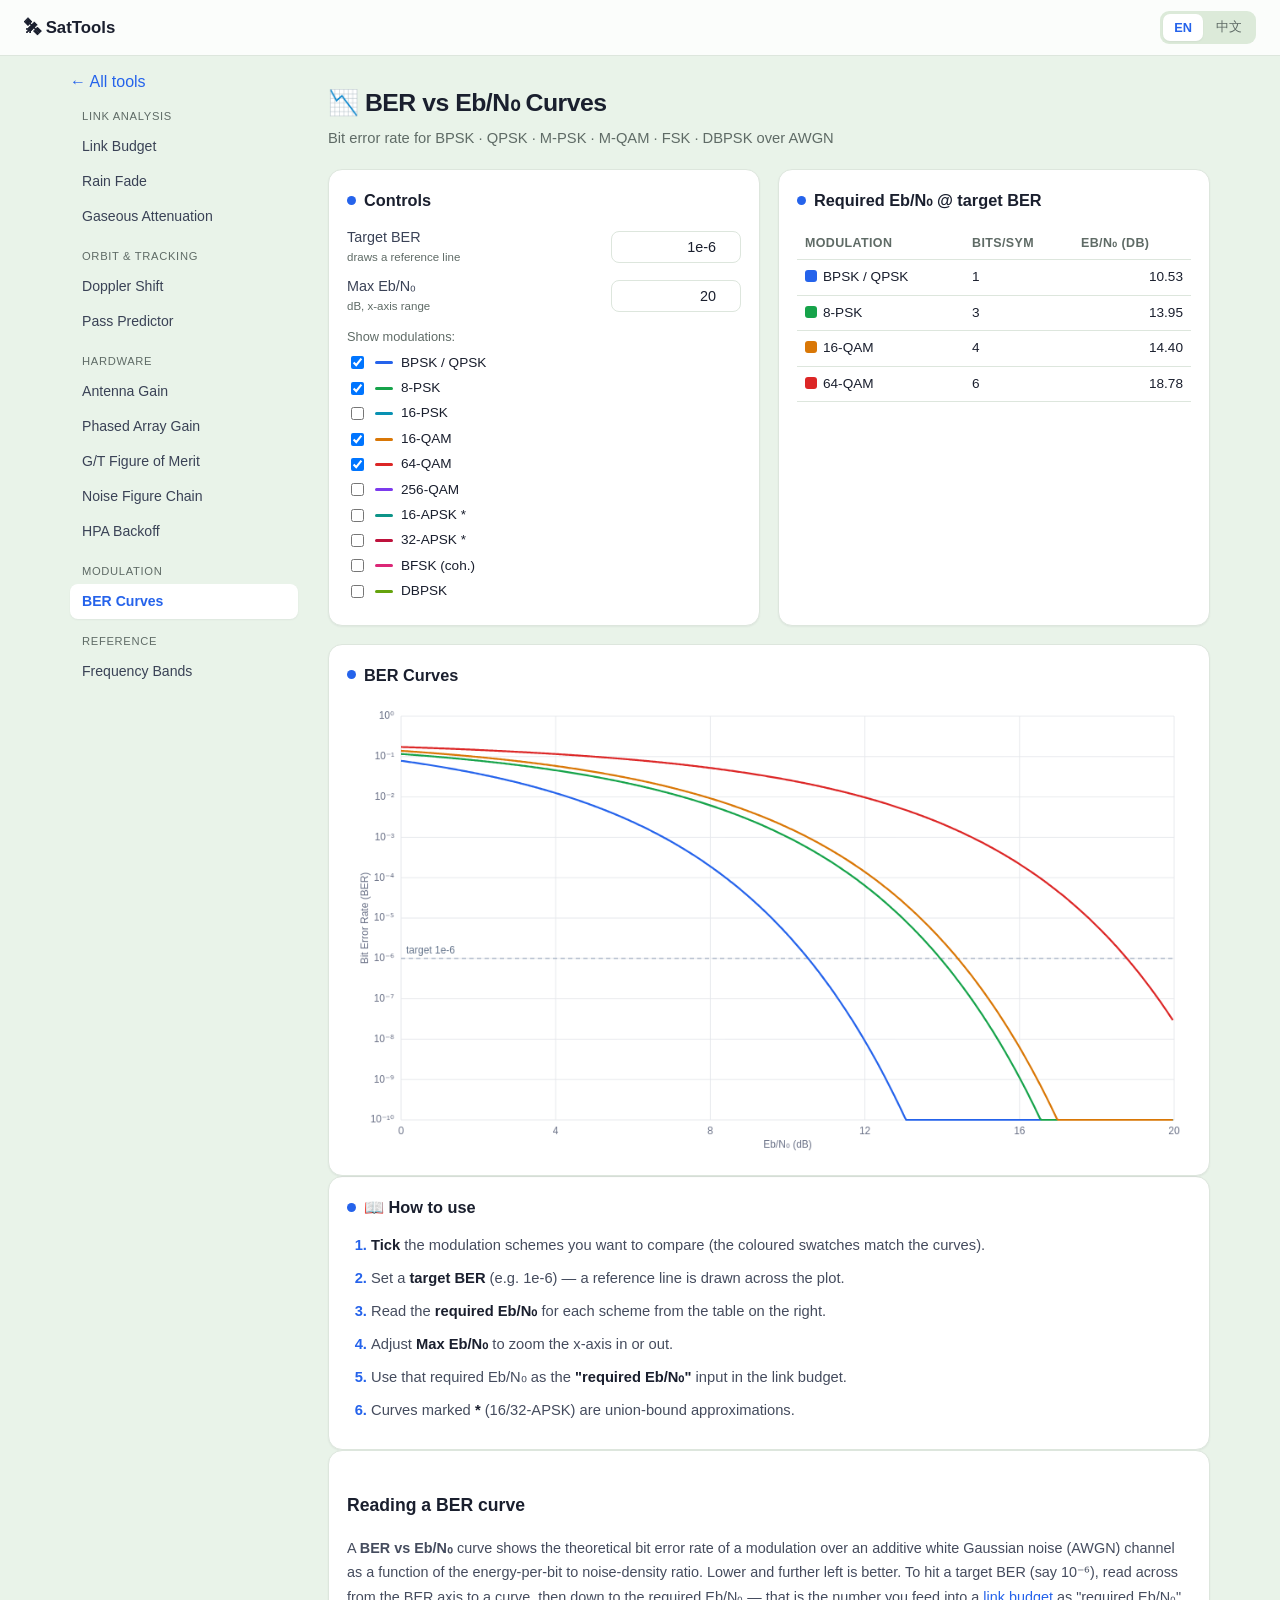
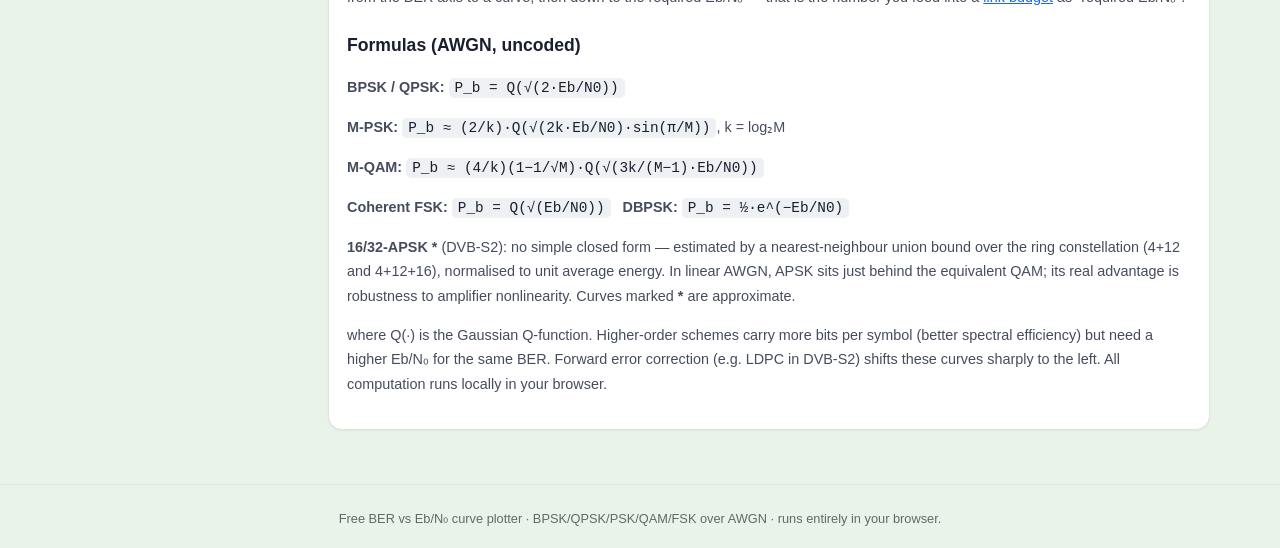
<file: ber.html>
<!DOCTYPE html>
<html lang="en">
<head>
<meta charset="UTF-8">
<meta name="viewport" content="width=device-width, initial-scale=1.0">
<title>BER vs Eb/N0 Curve Calculator — Modulation Bit Error Rate Plot</title>
<meta name="description" content="Free BER vs Eb/N0 calculator and plot for BPSK, QPSK, 8PSK, 16PSK, 16/64/256-QAM, FSK and DBPSK over AWGN. Compare modulation bit error rate curves and read required Eb/N0 for any target BER.">
<meta name="keywords" content="BER calculator, bit error rate, Eb/N0, BER curve, BPSK QPSK QAM PSK BER, modulation comparison, AWGN, bit error rate plot">
<link rel="canonical" href="https://sunelliot.github.io/link-budget-calculator/ber.html">
<meta property="og:type" content="website">
<meta property="og:title" content="BER vs Eb/N0 Curve Calculator">
<meta property="og:description" content="Bit error rate curves for BPSK, QPSK, M-PSK, M-QAM, APSK, FSK and DBPSK over AWGN.">
<meta property="og:image" content="https://sunelliot.github.io/link-budget-calculator/og.png">
<meta property="og:image:width" content="1200">
<meta property="og:image:height" content="630">
<meta name="twitter:card" content="summary_large_image">
<meta name="twitter:image" content="https://sunelliot.github.io/link-budget-calculator/og.png">
<link rel="stylesheet" href="styles.css?v=25">
<script src="i18n.js?v=25"></script>
<script src="a11y.js?v=25"></script>
<meta name="theme-color" content="#16a34a">
<link rel="icon" href="icons/icon-192.png" type="image/png">
<link rel="apple-touch-icon" href="icons/icon-192.png">
<!-- <script async src="https://pagead2.googlesyndication.com/pagead/js/adsbygoogle.js?client=ca-pub-XXXXXXXXXXXXXXXX" crossorigin="anonymous"></script> -->
<script type="application/ld+json">
{"@context":"https://schema.org","@type":"WebApplication","name":"BER vs Eb/N0 Curve Calculator","applicationCategory":"EngineeringApplication","operatingSystem":"Any","offers":{"@type":"Offer","price":"0","priceCurrency":"USD"}}
</script>
<link rel="manifest" href="manifest.json">
</head>
<body>
<nav class="topnav">
  <a class="brand" href="index.html">🛰 SatTools</a>
</nav>

<div class="page">
<aside class="sidebar">
  <a class="home" href="index.html" style="display:block;text-decoration:none">← All tools</a>
  <ul class="toolnav">
    <li class="grp">Link Analysis</li>
    <li><a href="link-budget.html">Link Budget</a></li>
    <li><a href="rain.html">Rain Fade</a></li>
    <li><a href="gas.html">Gaseous Attenuation</a></li>
    <li class="grp">Orbit &amp; Tracking</li>
    <li><a href="doppler.html">Doppler Shift</a></li>
    <li><a href="pass-prediction.html">Pass Predictor</a></li>
    <li class="grp">Hardware</li>
    <li><a href="antenna.html">Antenna Gain</a></li>
    <li><a href="phased-array.html">Phased Array Gain</a></li>
    <li><a href="gt.html">G/T Figure of Merit</a></li>
    <li><a href="noise-figure.html">Noise Figure Chain</a></li>
    <li><a href="hpa-backoff.html">HPA Backoff</a></li>
    <li class="grp">Modulation</li>
    <li><a href="ber.html" class="active">BER Curves</a></li>
    <li class="grp">Reference</li>
    <li><a href="bands.html">Frequency Bands</a></li>
  </ul>
</aside>
<div class="pagemain">

<header>
  <h1>📉 BER vs Eb/N₀ Curves</h1>
  <p>Bit error rate for BPSK · QPSK · M-PSK · M-QAM · FSK · DBPSK over AWGN</p>
</header>

<div class="wrap">
  <div class="adslot">Ad placeholder</div>

  <div class="grid">
    <div class="card">
      <h2><span class="dot"></span>Controls</h2>
      <div class="row"><label>Target BER<span class="hint">draws a reference line</span></label><input type="number" id="target" value="1e-6" step="any"></div>
      <div class="row"><label>Max Eb/N₀<span class="hint">dB, x-axis range</span></label><input type="number" id="xmax" value="20" step="any"></div>
      <p style="color:var(--muted);font-size:.8rem;margin:12px 0 6px">Show modulations:</p>
      <div id="toggles"></div>
    </div>

    <div class="card results" style="grid-column:span 1">
      <h2><span class="dot"></span>Required Eb/N₀ @ target BER</h2>
      <table id="reqtab"><thead><tr><th>Modulation</th><th>bits/sym</th><th class="num">Eb/N₀ (dB)</th></tr></thead><tbody></tbody></table>
    </div>

    <div class="card results">
      <h2><span class="dot"></span>BER Curves</h2>
      <canvas id="chart" width="1000" height="540" style="width:100%;height:auto;display:block"></canvas>
    </div>
  </div>

  <div class="adslot">Ad placeholder</div>

  <div class="card">
    <h2><span class="dot"></span>📖 How to use</h2>
    <ol class="howto">
      <li><span class="en-only"><b>Tick</b> the modulation schemes you want to compare (the coloured swatches match the curves).</span><span class="zh-only"><b>勾选</b>想对比的调制方式(彩色色块对应曲线颜色)。</span></li>
      <li><span class="en-only">Set a <b>target BER</b> (e.g. 1e-6) — a reference line is drawn across the plot.</span><span class="zh-only">设置<b>目标 BER</b>(如 1e-6)——图上会画一条参考线。</span></li>
      <li><span class="en-only">Read the <b>required Eb/N₀</b> for each scheme from the table on the right.</span><span class="zh-only">在右侧表格读取每种调制<b>所需的 Eb/N₀</b>。</span></li>
      <li><span class="en-only">Adjust <b>Max Eb/N₀</b> to zoom the x-axis in or out.</span><span class="zh-only">调整 <b>Max Eb/N₀</b> 来缩放横轴范围。</span></li>
      <li><span class="en-only">Use that required Eb/N₀ as the <b>"required Eb/N₀"</b> input in the link budget.</span><span class="zh-only">把这个所需 Eb/N₀ 填进链路预算的 <b>"required Eb/N₀"</b> 输入。</span></li>
      <li><span class="en-only">Curves marked <b>*</b> (16/32-APSK) are union-bound approximations.</span><span class="zh-only">标 <b>*</b> 的曲线(16/32-APSK)为联合界近似。</span></li>
    </ol>
  </div>

  <div class="card">
    <div class="article en-only">
      <h2>Reading a BER curve</h2>
      <p>A <strong>BER vs Eb/N₀</strong> curve shows the theoretical bit error rate of a modulation over an
      additive white Gaussian noise (AWGN) channel as a function of the energy-per-bit to noise-density
      ratio. Lower and further left is better. To hit a target BER (say 10⁻⁶), read across from the BER axis
      to a curve, then down to the required Eb/N₀ — that is the number you feed into a
      <a href="link-budget.html" style="color:var(--accent)">link budget</a> as "required Eb/N₀".</p>
      <h2>Formulas (AWGN, uncoded)</h2>
      <p><strong>BPSK / QPSK:</strong> <code>P_b = Q(√(2·Eb/N0))</code></p>
      <p><strong>M-PSK:</strong> <code>P_b ≈ (2/k)·Q(√(2k·Eb/N0)·sin(π/M))</code>, k = log₂M</p>
      <p><strong>M-QAM:</strong> <code>P_b ≈ (4/k)(1−1/√M)·Q(√(3k/(M−1)·Eb/N0))</code></p>
      <p><strong>Coherent FSK:</strong> <code>P_b = Q(√(Eb/N0))</code> &nbsp; <strong>DBPSK:</strong> <code>P_b = ½·e^(−Eb/N0)</code></p>
      <p><strong>16/32-APSK *</strong> (DVB-S2): no simple closed form — estimated by a nearest-neighbour
      union bound over the ring constellation (4+12 and 4+12+16), normalised to unit average energy. In
      linear AWGN, APSK sits just behind the equivalent QAM; its real advantage is robustness to amplifier
      nonlinearity. Curves marked <strong>*</strong> are approximate.</p>
      <p>where Q(·) is the Gaussian Q-function. Higher-order schemes carry more bits per symbol (better
      spectral efficiency) but need a higher Eb/N₀ for the same BER. Forward error correction (e.g. LDPC in
      DVB-S2) shifts these curves sharply to the left. All computation runs locally in your browser.</p>
    </div>
    <div class="article zh-only">
      <h2>如何看 BER 曲线</h2>
      <p><strong>BER vs Eb/N₀</strong> 曲线给出某调制在加性高斯白噪声(AWGN)信道下的理论误码率,作为每比特能量与噪声密度之比的函数。越低越靠左越好。要达到目标 BER(比如 10⁻⁶),从 BER 轴横向读到曲线,再向下读出所需 Eb/N₀——这个数就是你填进<a href="link-budget.html" style="color:var(--accent)">链路预算</a>的 "所需 Eb/N₀"。</p>
      <h2>公式(AWGN,未编码)</h2>
      <p><strong>BPSK / QPSK:</strong> <code>P_b = Q(√(2·Eb/N0))</code></p>
      <p><strong>M-PSK:</strong> <code>P_b ≈ (2/k)·Q(√(2k·Eb/N0)·sin(π/M))</code>,k = log₂M</p>
      <p><strong>M-QAM:</strong> <code>P_b ≈ (4/k)(1−1/√M)·Q(√(3k/(M−1)·Eb/N0))</code></p>
      <p><strong>相干 FSK:</strong> <code>P_b = Q(√(Eb/N0))</code> &nbsp; <strong>DBPSK:</strong> <code>P_b = ½·e^(−Eb/N0)</code></p>
      <p><strong>16/32-APSK *</strong>(DVB-S2):没有简单闭式——用环状星座(4+12 与 4+12+16)的最近邻联合界近似,并归一化到单位平均能量。在线性 AWGN 下,APSK 略逊于同阶 QAM,其真正优势是抗功放非线性。标 <strong>*</strong> 的曲线为近似。</p>
      <p>其中 Q(·) 为高斯 Q 函数。高阶方案每符号携带更多比特(频谱效率更高),但要达到相同 BER 需要更高的 Eb/N₀。前向纠错(如 DVB-S2 的 LDPC)会把这些曲线大幅左移。全部计算在你的浏览器本地完成。</p>
    </div>
  </div>
</div>

</div>
</div>

<footer>Free BER vs Eb/N₀ curve plotter · BPSK/QPSK/PSK/QAM/FSK over AWGN · runs entirely in your browser.</footer>

<script src="share.js?v=25"></script>
<script src="modcod.js?v=3"></script>
<script>
const $=id=>document.getElementById(id);
const {MODS, reqEbN0} = Modcod;
const shown={bpsk:true,'8psk':true,'16qam':true,'64qam':true,'256qam':false,'16psk':false,'16apsk':false,'32apsk':false,bfsk:false,dbpsk:false};

// build toggles
$('toggles').innerHTML=MODS.map(m=>
  `<label style="display:flex;align-items:center;gap:8px;font-size:.85rem;margin:5px 0;cursor:pointer">
     <input type="checkbox" data-id="${m.id}" ${shown[m.id]?'checked':''} style="width:auto">
     <span style="display:inline-block;width:18px;height:3px;background:${m.color};border-radius:2px"></span>${m.name}
   </label>`).join('');
$('toggles').querySelectorAll('input').forEach(c=>c.addEventListener('change',e=>{shown[e.target.dataset.id]=e.target.checked;draw();}));

const Y_MIN_EXP=-10; // 1e-10 floor

function draw(){
  const cv=$('chart'),ctx=cv.getContext('2d'),W=cv.width,H=cv.height;
  const pl=64,pr=20,pt=18,pb=44,pw=W-pl-pr,ph=H-pt-pb;
  const xmax=Math.max(num('xmax'),4);
  const target=parseFloat($('target').value);
  ctx.clearRect(0,0,W,H);
  const x=db=>pl+(db/xmax)*pw;
  const y=ber=>{const lv=Math.log10(Math.min(Math.max(ber,Math.pow(10,Y_MIN_EXP)),1));return pt+(-lv/(-Y_MIN_EXP))*ph;};

  // y grid (decades)
  ctx.font='12px -apple-system,Segoe UI,Roboto,sans-serif';
  ctx.strokeStyle='#e6e8ec';ctx.fillStyle='#697086';ctx.lineWidth=1;
  ctx.textAlign='right';ctx.textBaseline='middle';
  for(let e=0;e>=Y_MIN_EXP;e--){const yy=y(Math.pow(10,e));
    ctx.beginPath();ctx.moveTo(pl,yy);ctx.lineTo(W-pr,yy);ctx.stroke();
    ctx.fillText('10'+sup(e),pl-8,yy);}
  // x grid
  ctx.textAlign='center';ctx.textBaseline='top';
  const xstep=xmax<=12?2:xmax<=24?4:5;
  for(let d=0;d<=xmax+0.001;d+=xstep){const xx=x(d);
    ctx.beginPath();ctx.moveTo(xx,pt);ctx.lineTo(xx,H-pb);ctx.stroke();
    ctx.fillText(d.toFixed(0),xx,H-pb+8);}
  ctx.fillText('Eb/N₀ (dB)',pl+pw/2,H-pb+24);
  ctx.save();ctx.translate(16,pt+ph/2);ctx.rotate(-Math.PI/2);ctx.fillText(t('Bit Error Rate (BER)','误码率 (BER)'),0,0);ctx.restore();

  // target line
  if(target>0 && target<1){
    ctx.strokeStyle='#94a3b8';ctx.setLineDash([5,4]);
    ctx.beginPath();ctx.moveTo(pl,y(target));ctx.lineTo(W-pr,y(target));ctx.stroke();ctx.setLineDash([]);
    ctx.fillStyle='#64748b';ctx.textAlign='left';ctx.textBaseline='bottom';
    ctx.fillText('target '+target.toExponential(0),pl+6,y(target)-3);
  }

  // curves
  MODS.forEach(m=>{
    if(!shown[m.id])return;
    ctx.strokeStyle=m.color;ctx.lineWidth=2.2;ctx.beginPath();let started=false;
    for(let d=0;d<=xmax;d+=xmax/600){
      const b=m.f(d); if(b>1) continue;
      const xx=x(d),yy=y(b);
      if(!started){ctx.moveTo(xx,yy);started=true;}else ctx.lineTo(xx,yy);
    }
    ctx.stroke();
  });

  // required-Eb/N0 table
  const tb=$('reqtab').querySelector('tbody');tb.innerHTML='';
  MODS.filter(m=>shown[m.id]).forEach(m=>{
    const r=reqEbN0(m.f,target);
    tb.insertAdjacentHTML('beforeend',
      `<tr><td><span style="display:inline-block;width:12px;height:12px;background:${m.color};border-radius:3px;vertical-align:-1px;margin-right:6px"></span>${m.name}</td><td>${m.k}</td><td class="num">${isFinite(r)?r.toFixed(2):'—'}</td></tr>`);
  });
}
function num(id){return parseFloat($(id).value)||0;}
function sup(e){ // superscript for exponent incl. minus
  const map={'-':'⁻','0':'⁰','1':'¹','2':'²','3':'³','4':'⁴','5':'⁵','6':'⁶','7':'⁷','8':'⁸','9':'⁹'};
  return String(e).split('').map(c=>map[c]||c).join('');
}
document.querySelectorAll('#target,#xmax').forEach(el=>el.addEventListener('input',draw));
if(window.ShareTool) ShareTool.apply();
draw();
if(window.ShareTool) ShareTool.initButton();
if(window.onLang) window.onLang(draw);
</script>
<script>if("serviceWorker"in navigator)navigator.serviceWorker.register("sw.js");</script>
</body>
</html>
</file>
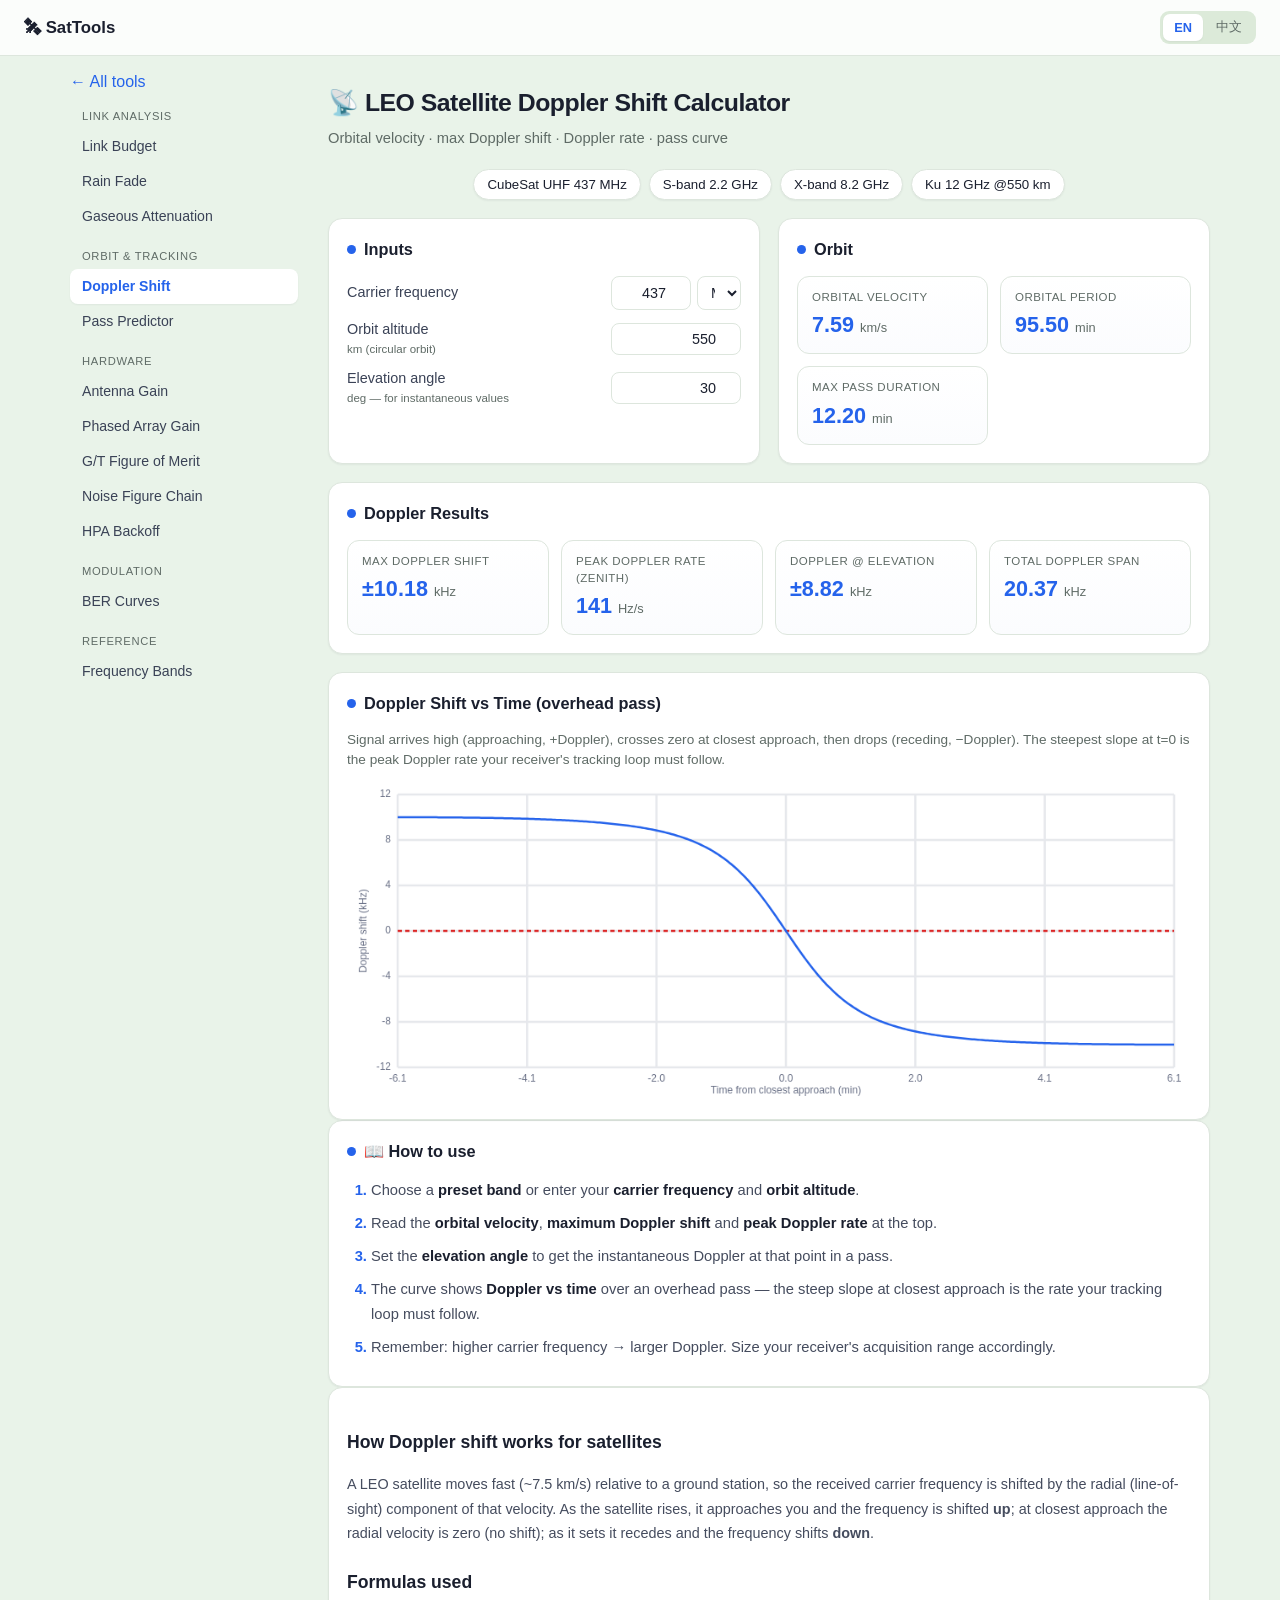
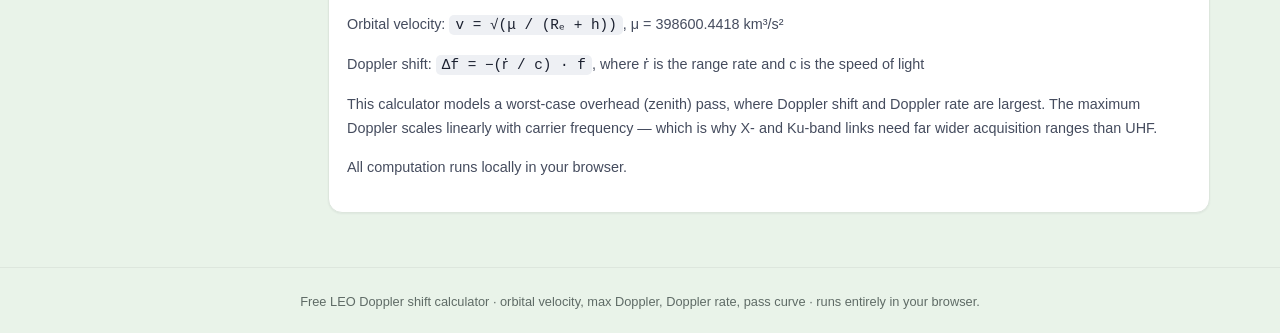
<file: doppler.html>
<!DOCTYPE html>
<html lang="en">
<head>
<meta charset="UTF-8">
<meta name="viewport" content="width=device-width, initial-scale=1.0">
<title>LEO Satellite Doppler Shift Calculator — Free Online Tool</title>
<meta name="description" content="Free Doppler shift calculator for LEO satellites. Compute orbital velocity, maximum Doppler shift and Doppler rate from carrier frequency and orbit altitude, with a Doppler-vs-time pass curve.">
<meta name="keywords" content="doppler shift calculator, satellite doppler, LEO doppler, doppler rate, orbital velocity, frequency offset, ground station tracking">
<link rel="canonical" href="https://sunelliot.github.io/link-budget-calculator/doppler.html">
<meta property="og:type" content="website">
<meta property="og:title" content="LEO Satellite Doppler Shift Calculator">
<meta property="og:description" content="Orbital velocity, max Doppler shift, Doppler rate and a pass curve for LEO satellites.">
<meta property="og:image" content="https://sunelliot.github.io/link-budget-calculator/og.png">
<meta property="og:image:width" content="1200">
<meta property="og:image:height" content="630">
<meta name="twitter:card" content="summary_large_image">
<meta name="twitter:image" content="https://sunelliot.github.io/link-budget-calculator/og.png">
<link rel="stylesheet" href="styles.css?v=25">
<script src="i18n.js?v=25"></script>
<script src="a11y.js?v=25"></script>
<meta name="theme-color" content="#16a34a">
<link rel="icon" href="icons/icon-192.png" type="image/png">
<link rel="apple-touch-icon" href="icons/icon-192.png">
<!-- <script async src="https://pagead2.googlesyndication.com/pagead/js/adsbygoogle.js?client=ca-pub-XXXXXXXXXXXXXXXX" crossorigin="anonymous"></script> -->
<script type="application/ld+json">
{"@context":"https://schema.org","@type":"WebApplication","name":"LEO Satellite Doppler Shift Calculator","applicationCategory":"EngineeringApplication","operatingSystem":"Any","offers":{"@type":"Offer","price":"0","priceCurrency":"USD"}}
</script>
<link rel="manifest" href="manifest.json">
</head>
<body>
<nav class="topnav">
  <a class="brand" href="index.html">🛰 SatTools</a>
</nav>

<div class="page">
<aside class="sidebar">
  <a class="home" href="index.html" style="display:block;text-decoration:none">← All tools</a>
  <ul class="toolnav">
    <li class="grp">Link Analysis</li>
    <li><a href="link-budget.html">Link Budget</a></li>
    <li><a href="rain.html">Rain Fade</a></li>
    <li><a href="gas.html">Gaseous Attenuation</a></li>
    <li class="grp">Orbit &amp; Tracking</li>
    <li><a href="doppler.html" class="active">Doppler Shift</a></li>
    <li><a href="pass-prediction.html">Pass Predictor</a></li>
    <li class="grp">Hardware</li>
    <li><a href="antenna.html">Antenna Gain</a></li>
    <li><a href="phased-array.html">Phased Array Gain</a></li>
    <li><a href="gt.html">G/T Figure of Merit</a></li>
    <li><a href="noise-figure.html">Noise Figure Chain</a></li>
    <li><a href="hpa-backoff.html">HPA Backoff</a></li>
    <li class="grp">Modulation</li>
    <li><a href="ber.html">BER Curves</a></li>
    <li class="grp">Reference</li>
    <li><a href="bands.html">Frequency Bands</a></li>
  </ul>
</aside>
<div class="pagemain">

<header>
  <h1>📡 LEO Satellite Doppler Shift Calculator</h1>
  <p>Orbital velocity · max Doppler shift · Doppler rate · pass curve</p>
</header>

<div class="wrap">
  <div class="preset-bar">
    <button data-preset="uhf">CubeSat UHF 437 MHz</button>
    <button data-preset="sband">S-band 2.2 GHz</button>
    <button data-preset="xband">X-band 8.2 GHz</button>
    <button data-preset="starlink">Ku 12 GHz @550 km</button>
  </div>

  <div class="adslot">Ad placeholder</div>

  <div class="grid">
    <div class="card">
      <h2><span class="dot"></span>Inputs</h2>
      <div class="row">
        <label>Carrier frequency</label>
        <div class="ig">
          <input type="number" id="freq" value="437" step="any">
          <select id="freqUnit"><option value="MHz">MHz</option><option value="GHz">GHz</option></select>
        </div>
      </div>
      <div class="row">
        <label>Orbit altitude<span class="hint">km (circular orbit)</span></label>
        <input type="number" id="alt" value="550" step="any">
      </div>
      <div class="row">
        <label>Elevation angle<span class="hint">deg — for instantaneous values</span></label>
        <input type="number" id="elev" value="30" step="any">
      </div>
    </div>

    <div class="card">
      <h2><span class="dot"></span>Orbit</h2>
      <div class="resgrid">
        <div class="metric"><div class="k">Orbital velocity</div><div class="v"><span id="r_v">–</span> <span class="u">km/s</span></div></div>
        <div class="metric"><div class="k">Orbital period</div><div class="v"><span id="r_T">–</span> <span class="u">min</span></div></div>
        <div class="metric"><div class="k">Max pass duration</div><div class="v"><span id="r_pass">–</span> <span class="u">min</span></div></div>
      </div>
    </div>

    <div class="card results">
      <h2><span class="dot"></span>Doppler Results</h2>
      <div class="resgrid">
        <div class="metric"><div class="k">Max Doppler shift</div><div class="v">±<span id="r_maxdf">–</span> <span class="u">kHz</span></div></div>
        <div class="metric"><div class="k">Peak Doppler rate (zenith)</div><div class="v"><span id="r_rate">–</span> <span class="u">Hz/s</span></div></div>
        <div class="metric"><div class="k">Doppler @ elevation</div><div class="v"><span id="r_dfelev">–</span> <span class="u">kHz</span></div></div>
        <div class="metric"><div class="k">Total Doppler span</div><div class="v"><span id="r_span">–</span> <span class="u">kHz</span></div></div>
      </div>
    </div>

    <div class="card results">
      <h2><span class="dot"></span>Doppler Shift vs Time (overhead pass)</h2>
      <p class="en-only" style="color:var(--muted);font-size:.85rem;margin:4px 0 10px">
        Signal arrives high (approaching, +Doppler), crosses zero at closest approach, then drops (receding, −Doppler).
        The steepest slope at t=0 is the peak Doppler rate your receiver's tracking loop must follow.
      </p>
      <p class="zh-only" style="color:var(--muted);font-size:.85rem;margin:4px 0 10px">
        信号到来时频率偏高(接近,+多普勒),在最近点穿过零点,随后下降(远离,−多普勒)。
        t=0 处最陡的斜率就是接收机跟踪环路必须跟上的峰值多普勒变化率。
      </p>
      <canvas id="chart" width="1000" height="380" style="width:100%;height:auto;display:block"></canvas>
    </div>
  </div>

  <div class="adslot">Ad placeholder</div>

  <div class="card">
    <h2><span class="dot"></span>📖 How to use</h2>
    <ol class="howto">
      <li><span class="en-only">Choose a <b>preset band</b> or enter your <b>carrier frequency</b> and <b>orbit altitude</b>.</span><span class="zh-only">选一个<b>预设频段</b>,或输入<b>载波频率</b>和<b>轨道高度</b>。</span></li>
      <li><span class="en-only">Read the <b>orbital velocity</b>, <b>maximum Doppler shift</b> and <b>peak Doppler rate</b> at the top.</span><span class="zh-only">在上方读取<b>轨道速度</b>、<b>最大多普勒频移</b>和<b>峰值多普勒变化率</b>。</span></li>
      <li><span class="en-only">Set the <b>elevation angle</b> to get the instantaneous Doppler at that point in a pass.</span><span class="zh-only">设置<b>仰角</b>,得到过境中该点的瞬时多普勒。</span></li>
      <li><span class="en-only">The curve shows <b>Doppler vs time</b> over an overhead pass — the steep slope at closest approach is the rate your tracking loop must follow.</span><span class="zh-only">曲线是一次过顶的<b>多普勒-时间</b>关系——最近点处的陡峭斜率就是跟踪环路必须跟上的变化率。</span></li>
      <li><span class="en-only">Remember: higher carrier frequency → larger Doppler. Size your receiver's acquisition range accordingly.</span><span class="zh-only">记住:频率越高,多普勒越大;据此设计接收机的捕获范围。</span></li>
    </ol>
  </div>

  <div class="card">
    <div class="article en-only">
      <h2>How Doppler shift works for satellites</h2>
      <p>A LEO satellite moves fast (~7.5 km/s) relative to a ground station, so the received carrier
      frequency is shifted by the radial (line-of-sight) component of that velocity. As the satellite
      rises, it approaches you and the frequency is shifted <strong>up</strong>; at closest approach the
      radial velocity is zero (no shift); as it sets it recedes and the frequency shifts <strong>down</strong>.</p>
      <h2>Formulas used</h2>
      <p>Orbital velocity: <code>v = √(μ / (Rₑ + h))</code>, μ = 398600.4418 km³/s²</p>
      <p>Doppler shift: <code>Δf = −(ṙ / c) · f</code>, where ṙ is the range rate and c is the speed of light</p>
      <p>This calculator models a worst-case overhead (zenith) pass, where Doppler shift and Doppler rate
      are largest. The maximum Doppler scales linearly with carrier frequency — which is why X- and Ku-band
      links need far wider acquisition ranges than UHF.</p>
      <p>All computation runs locally in your browser.</p>
    </div>
    <div class="article zh-only">
      <h2>卫星多普勒频移原理</h2>
      <p>LEO 卫星相对地面站运动很快(~7.5 km/s),因此接收到的载波频率会被该速度的径向(视线方向)分量所偏移。
      卫星升起、向你接近时,频率<strong>上移</strong>;在最近点径向速度为零(无偏移);卫星落下、远离时频率<strong>下移</strong>。</p>
      <h2>使用的公式</h2>
      <p>轨道速度:<code>v = √(μ / (Rₑ + h))</code>,μ = 398600.4418 km³/s²</p>
      <p>多普勒频移:<code>Δf = −(ṙ / c) · f</code>,其中 ṙ 为距离变化率,c 为光速</p>
      <p>本计算器按最坏情况的过顶(天顶)过境建模,此时多普勒频移与变化率最大。最大多普勒与载波频率成正比——
      这正是 X、Ku 波段链路比 UHF 需要宽得多的捕获范围的原因。</p>
      <p>全部计算在你的浏览器本地完成。</p>
    </div>
  </div>
</div>

</div>
</div>

<footer>Free LEO Doppler shift calculator · orbital velocity, max Doppler, Doppler rate, pass curve · runs entirely in your browser.</footer>

<script src="share.js?v=25"></script>
<script>
const $=id=>document.getElementById(id);
const num=id=>parseFloat($(id).value)||0;
const c=299792.458, mu=398600.4418, RE=6371;
const fHz=()=> num('freq')*($('freqUnit').value==='GHz'?1e9:1e6);

function slant(Rs,phi){return Math.sqrt(RE*RE+Rs*Rs-2*RE*Rs*Math.cos(phi));}
// elevation (deg) for central angle phi on overhead pass
function elevOf(Rs,phi){const d=slant(Rs,phi);return Math.asin((Rs*Rs-RE*RE-d*d)/(2*RE*d))*180/Math.PI;}
// central angle for a given elevation (deg) -> solve numerically
function phiForElev(Rs,E){let lo=0,hi=Math.acos(RE/Rs);for(let i=0;i<60;i++){const m=(lo+hi)/2;(elevOf(Rs,m)>E)?lo=m:hi=m;}return (lo+hi)/2;}

function compute(){
  const h=num('alt'), Rs=RE+h, f=fHz();
  const v=Math.sqrt(mu/Rs), w=v/Rs;
  const T=2*Math.PI*Math.sqrt(Rs**3/mu);
  const phiH=Math.acos(RE/Rs);                 // central angle at horizon
  const d=phi=>slant(Rs,phi);
  const rdot=phi=>(RE*Rs*Math.sin(phi)*w)/d(phi);
  const df=phi=>-(rdot(phi)/c)*f;              // Hz

  // max |Doppler| by sampling
  let maxdf=0;
  for(let p=-phiH;p<=phiH;p+=phiH/3000){const a=Math.abs(df(p));if(a>maxdf)maxdf=a;}
  // peak Doppler rate at TCA (phi=0)
  const dphi=1e-4, dt=dphi/w, rate0=Math.abs((df(dphi)-df(-dphi))/(2*dt));
  // instantaneous Doppler at chosen elevation (approaching side, +)
  const E=Math.min(Math.max(num('elev'),0),90);
  const pE=phiForElev(Rs,E);
  const dfE=Math.abs(df(pE));
  // max pass duration = horizon-to-horizon time of overhead pass
  const passMin=(2*phiH/w)/60;

  const f2=x=>x.toFixed(2);
  $('r_v').textContent=f2(v);
  $('r_T').textContent=f2(T/60);
  $('r_pass').textContent=f2(passMin);
  $('r_maxdf').textContent=f2(maxdf/1e3);
  $('r_rate').textContent=rate0>=1000?(rate0/1000).toFixed(2)+'k':rate0.toFixed(0);
  $('r_dfelev').textContent='±'+f2(dfE/1e3);
  $('r_span').textContent=f2(2*maxdf/1e3);
  drawChart(Rs,w,phiH,df);
}

function drawChart(Rs,w,phiH,df){
  const cv=$('chart'),ctx=cv.getContext('2d'),W=cv.width,H=cv.height;
  const pl=60,pr=20,pt=16,pb=40,pw=W-pl-pr,ph=H-pt-pb;
  ctx.clearRect(0,0,W,H);
  const tMax=phiH/w;                            // seconds from TCA to horizon
  const pts=[];
  for(let i=-200;i<=200;i++){const phi=phiH*i/200;pts.push([phi/w, df(phi)/1e3]);}
  const ys=pts.map(p=>p[1]); let ymin=Math.min(...ys),ymax=Math.max(...ys);
  const pad=(ymax-ymin)*0.1||1; ymin-=pad; ymax+=pad;
  const x=t=>pl+((t+tMax)/(2*tMax))*pw;
  const y=v=>pt+(1-(v-ymin)/(ymax-ymin))*ph;
  ctx.strokeStyle='#e6e8ec';ctx.fillStyle='#697086';ctx.font='12px sans-serif';
  ctx.textAlign='right';ctx.textBaseline='middle';
  for(let i=0;i<=6;i++){const val=ymin+(ymax-ymin)*i/6,yy=y(val);
    ctx.beginPath();ctx.moveTo(pl,yy);ctx.lineTo(W-pr,yy);ctx.stroke();
    ctx.fillText(val.toFixed(0),pl-8,yy);}
  ctx.textAlign='center';ctx.textBaseline='top';
  for(let i=0;i<=6;i++){const t=-tMax+2*tMax*i/6,xx=x(t);
    ctx.beginPath();ctx.moveTo(xx,pt);ctx.lineTo(xx,H-pb);ctx.stroke();
    ctx.fillText((t/60).toFixed(1),xx,H-pb+8);}
  ctx.fillText(t('Time from closest approach (min)','距最近点时间(分钟)'),pl+pw/2,H-pb+22);
  ctx.save();ctx.translate(14,pt+ph/2);ctx.rotate(-Math.PI/2);ctx.fillText(t('Doppler shift (kHz)','多普勒频移(kHz)'),0,0);ctx.restore();
  if(0>=ymin&&0<=ymax){ctx.strokeStyle='#dc2626';ctx.setLineDash([5,4]);
    ctx.beginPath();ctx.moveTo(pl,y(0));ctx.lineTo(W-pr,y(0));ctx.stroke();ctx.setLineDash([]);}
  ctx.strokeStyle='#2563eb';ctx.lineWidth=2.5;ctx.beginPath();
  pts.forEach((p,i)=>{const xx=x(p[0]),yy=y(p[1]);i?ctx.lineTo(xx,yy):ctx.moveTo(xx,yy);});
  ctx.stroke();
}

const presets={
  uhf:{freq:437,freqUnit:'MHz',alt:550,elev:30},
  sband:{freq:2.2,freqUnit:'GHz',alt:550,elev:30},
  xband:{freq:8.2,freqUnit:'GHz',alt:550,elev:30},
  starlink:{freq:12,freqUnit:'GHz',alt:550,elev:40},
};
document.querySelectorAll('.preset-bar button').forEach(b=>b.addEventListener('click',()=>{
  const c=presets[b.dataset.preset];for(const k in c)$(k).value=c[k];compute();}));
document.querySelectorAll('input,select').forEach(el=>el.addEventListener('input',compute));
if(window.ShareTool) ShareTool.apply();
compute();
if(window.ShareTool) ShareTool.initButton();
if(window.onLang) window.onLang(compute);
</script>
<script>if("serviceWorker"in navigator)navigator.serviceWorker.register("sw.js");</script>
</body>
</html>
</file>
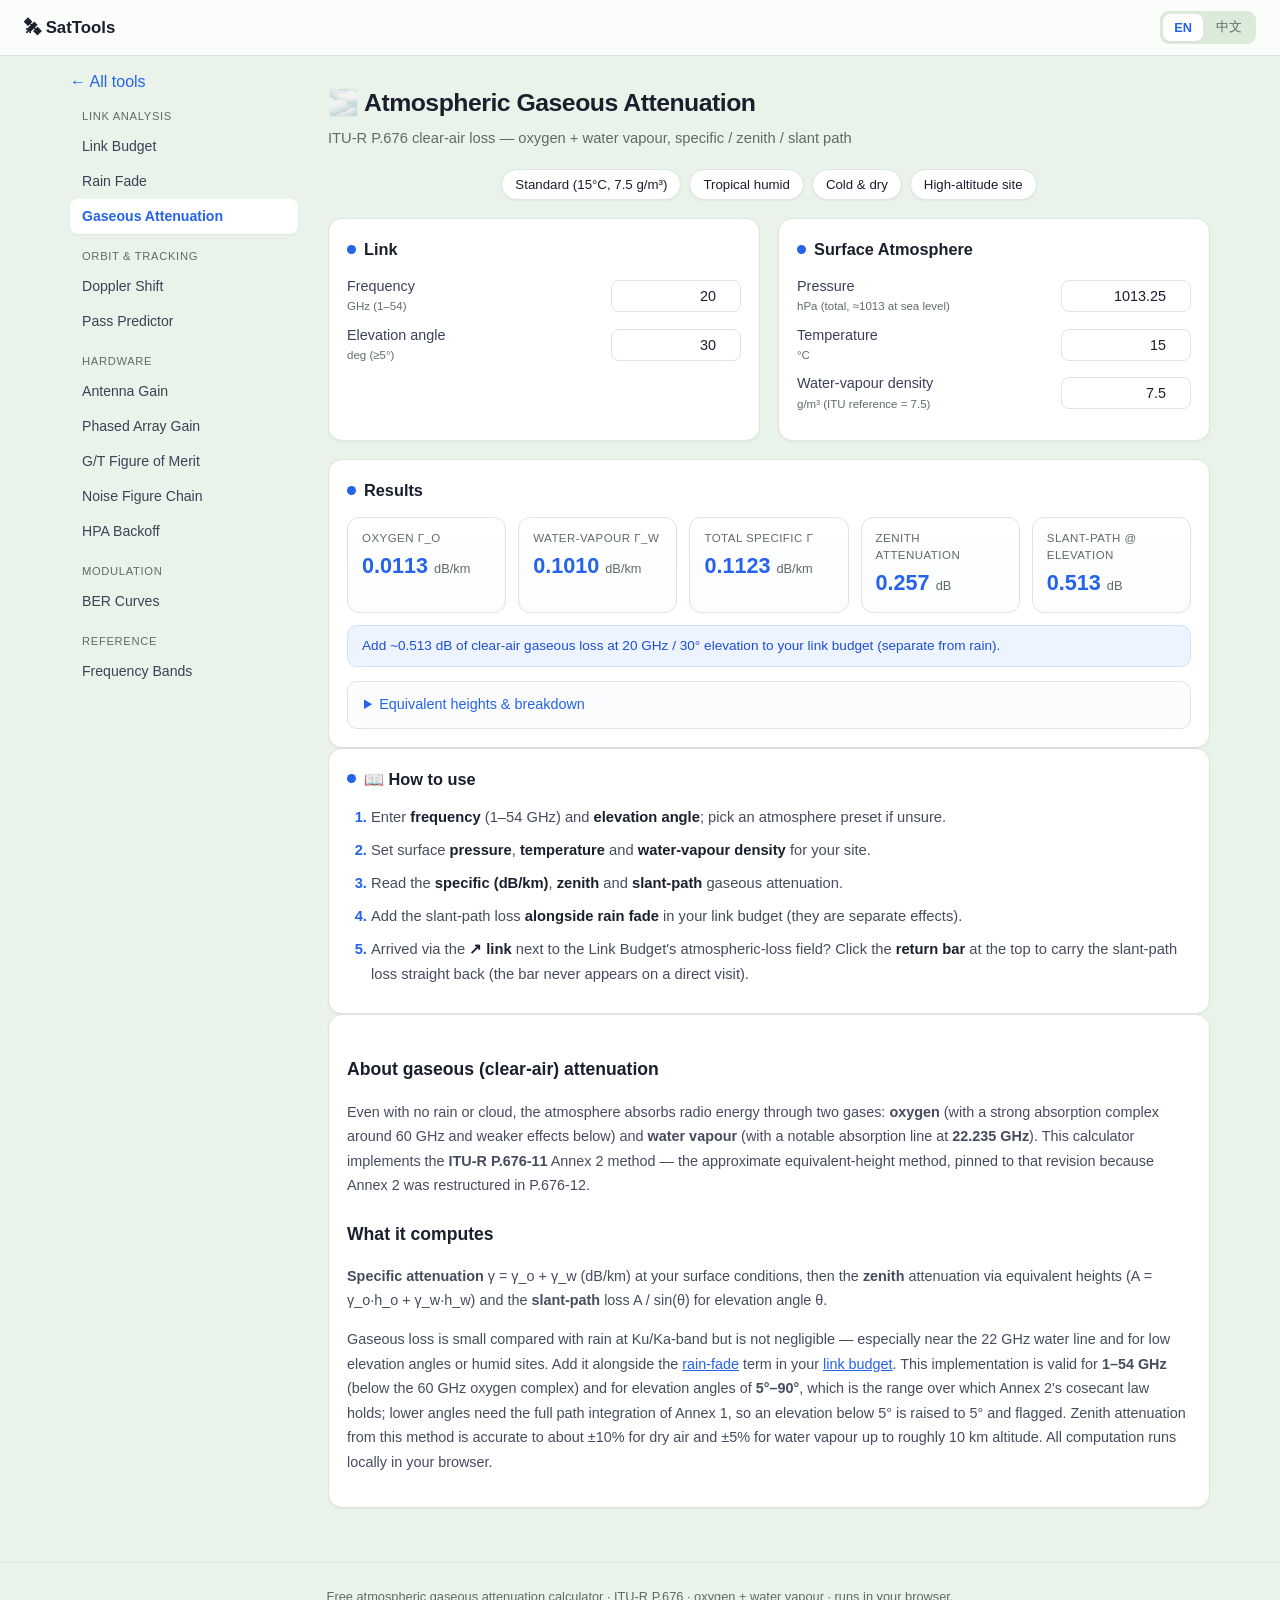
<file: gas.html>
<!DOCTYPE html>
<html lang="en">
<head>
<meta charset="UTF-8">
<meta name="viewport" content="width=device-width, initial-scale=1.0">
<title>Atmospheric Gaseous Attenuation Calculator (ITU-R P.676) — Free Tool</title>
<meta name="description" content="Free clear-air atmospheric gaseous attenuation calculator using ITU-R P.676. Compute oxygen and water-vapour specific attenuation, plus zenith and slant-path loss vs frequency, elevation and humidity.">
<meta name="keywords" content="gaseous attenuation calculator, atmospheric attenuation, ITU-R P.676, oxygen attenuation, water vapour attenuation, clear air loss, zenith attenuation, slant path">
<link rel="canonical" href="https://sunelliot.github.io/link-budget-calculator/gas.html">
<meta property="og:type" content="website">
<meta property="og:title" content="Atmospheric Gaseous Attenuation Calculator (ITU-R P.676)">
<meta property="og:description" content="Clear-air loss from oxygen & water vapour: specific, zenith and slant-path attenuation.">
<meta property="og:image" content="https://sunelliot.github.io/link-budget-calculator/og.png">
<meta property="og:image:width" content="1200">
<meta property="og:image:height" content="630">
<meta name="twitter:card" content="summary_large_image">
<meta name="twitter:image" content="https://sunelliot.github.io/link-budget-calculator/og.png">
<link rel="stylesheet" href="styles.css?v=25">
<script src="i18n.js?v=25"></script>
<script src="a11y.js?v=25"></script>
<meta name="theme-color" content="#16a34a">
<link rel="icon" href="icons/icon-192.png" type="image/png">
<link rel="apple-touch-icon" href="icons/icon-192.png">
<!-- <script async src="https://pagead2.googlesyndication.com/pagead/js/adsbygoogle.js?client=ca-pub-XXXXXXXXXXXXXXXX" crossorigin="anonymous"></script> -->
<script type="application/ld+json">
{"@context":"https://schema.org","@type":"WebApplication","name":"Atmospheric Gaseous Attenuation Calculator (ITU-R P.676)","applicationCategory":"EngineeringApplication","operatingSystem":"Any","offers":{"@type":"Offer","price":"0","priceCurrency":"USD"}}
</script>
<link rel="manifest" href="manifest.json">
</head>
<body>
<nav class="topnav">
  <a class="brand" href="index.html">🛰 SatTools</a>
</nav>

<div class="page">
<aside class="sidebar">
  <a class="home" href="index.html" style="display:block;text-decoration:none">← All tools</a>
  <ul class="toolnav">
    <li class="grp">Link Analysis</li>
    <li><a href="link-budget.html">Link Budget</a></li>
    <li><a href="rain.html">Rain Fade</a></li>
    <li><a href="gas.html" class="active">Gaseous Attenuation</a></li>
    <li class="grp">Orbit &amp; Tracking</li>
    <li><a href="doppler.html">Doppler Shift</a></li>
    <li><a href="pass-prediction.html">Pass Predictor</a></li>
    <li class="grp">Hardware</li>
    <li><a href="antenna.html">Antenna Gain</a></li>
    <li><a href="phased-array.html">Phased Array Gain</a></li>
    <li><a href="gt.html">G/T Figure of Merit</a></li>
    <li><a href="noise-figure.html">Noise Figure Chain</a></li>
    <li><a href="hpa-backoff.html">HPA Backoff</a></li>
    <li class="grp">Modulation</li>
    <li><a href="ber.html">BER Curves</a></li>
    <li class="grp">Reference</li>
    <li><a href="bands.html">Frequency Bands</a></li>
  </ul>
</aside>
<div class="pagemain">

<header>
  <h1>🌫️ Atmospheric Gaseous Attenuation</h1>
  <p>ITU-R P.676 clear-air loss — oxygen + water vapour, specific / zenith / slant path</p>
</header>

<div class="wrap">
  <div class="preset-bar">
    <button data-preset="std">Standard (15°C, 7.5 g/m³)</button>
    <button data-preset="tropical">Tropical humid</button>
    <button data-preset="dry">Cold &amp; dry</button>
    <button data-preset="alt">High-altitude site</button>
  </div>

  <div class="adslot">Ad placeholder</div>

  <div class="grid">
    <div class="card">
      <h2><span class="dot"></span>Link</h2>
      <div class="row"><label>Frequency<span class="hint">GHz (1–54)</span></label><input type="number" id="freq" value="20" step="any"></div>
      <div class="row"><label>Elevation angle<span class="hint">deg (≥5°)</span></label><input type="number" id="elev" value="30" step="any"></div>
    </div>

    <div class="card">
      <h2><span class="dot"></span>Surface Atmosphere</h2>
      <div class="row"><label>Pressure<span class="hint">hPa (total, ≈1013 at sea level)</span></label><input type="number" id="p" value="1013.25" step="any"></div>
      <div class="row"><label>Temperature<span class="hint">°C</span></label><input type="number" id="t" value="15" step="any"></div>
      <div class="row"><label>Water-vapour density<span class="hint">g/m³ (ITU reference = 7.5)</span></label><input type="number" id="rho" value="7.5" step="any"></div>
    </div>

    <div class="card results">
      <h2><span class="dot"></span>Results</h2>
      <div class="resgrid">
        <div class="metric"><div class="k">Oxygen γ_o</div><div class="v"><span id="r_go">–</span> <span class="u">dB/km</span></div></div>
        <div class="metric"><div class="k">Water-vapour γ_w</div><div class="v"><span id="r_gw">–</span> <span class="u">dB/km</span></div></div>
        <div class="metric"><div class="k">Total specific γ</div><div class="v"><span id="r_gt">–</span> <span class="u">dB/km</span></div></div>
        <div class="metric"><div class="k">Zenith attenuation</div><div class="v"><span id="r_zen">–</span> <span class="u">dB</span></div></div>
        <div class="metric"><div class="k">Slant-path @ elevation</div><div class="v"><span id="r_slant">–</span> <span class="u">dB</span></div></div>
      </div>
      <div class="note" id="note"></div>
      <details>
        <summary>Equivalent heights &amp; breakdown</summary>
        <table id="bd"></table>
      </details>
    </div>
  </div>

  <div class="adslot">Ad placeholder</div>

  <div class="card">
    <h2><span class="dot"></span>📖 How to use</h2>
    <ol class="howto">
      <li><span class="en-only">Enter <b>frequency</b> (1–54 GHz) and <b>elevation angle</b>; pick an atmosphere preset if unsure.</span><span class="zh-only">输入<b>频率</b>(1–54 GHz)和<b>仰角</b>;不确定就先选大气预设。</span></li>
      <li><span class="en-only">Set surface <b>pressure</b>, <b>temperature</b> and <b>water-vapour density</b> for your site.</span><span class="zh-only">设置站点的地面<b>气压</b>、<b>温度</b>和<b>水汽密度</b>。</span></li>
      <li><span class="en-only">Read the <b>specific (dB/km)</b>, <b>zenith</b> and <b>slant-path</b> gaseous attenuation.</span><span class="zh-only">读取<b>比衰减(dB/km)</b>、<b>天顶</b>和<b>斜路径</b>气体衰减。</span></li>
      <li><span class="en-only">Add the slant-path loss <b>alongside rain fade</b> in your link budget (they are separate effects).</span><span class="zh-only">把斜路径衰减与<b>雨衰一起</b>加进链路预算(两者是独立效应)。</span></li>
      <li><span class="en-only">Arrived via the <b>↗ link</b> next to the Link Budget's atmospheric-loss field? Click the <b>return bar</b> at the top to carry the slant-path loss straight back (the bar never appears on a direct visit).</span><span class="zh-only">如果是点链路预算大气损耗字段旁的 <b>↗ 链接</b>跳转而来,点顶部的<b>返回条</b>即可把斜路径衰减直接带回(直接访问不会显示返回条)。</span></li>
    </ol>
  </div>

  <div class="card">
    <div class="article en-only">
      <h2>About gaseous (clear-air) attenuation</h2>
      <p>Even with no rain or cloud, the atmosphere absorbs radio energy through two gases:
      <strong>oxygen</strong> (with a strong absorption complex around 60 GHz and weaker effects below)
      and <strong>water vapour</strong> (with a notable absorption line at <strong>22.235 GHz</strong>).
      This calculator implements the <strong>ITU-R P.676-11</strong> Annex 2 method — the approximate
      equivalent-height method, pinned to that revision because Annex 2 was restructured in P.676-12.</p>
      <h2>What it computes</h2>
      <p><strong>Specific attenuation</strong> γ = γ_o + γ_w (dB/km) at your surface conditions, then the
      <strong>zenith</strong> attenuation via equivalent heights (A = γ_o·h_o + γ_w·h_w) and the
      <strong>slant-path</strong> loss A / sin(θ) for elevation angle θ.</p>
      <p>Gaseous loss is small compared with rain at Ku/Ka-band but is not negligible — especially near the
      22 GHz water line and for low elevation angles or humid sites. Add it alongside the
      <a href="rain.html" style="color:var(--accent)">rain-fade</a> term in your
      <a href="link-budget.html" style="color:var(--accent)">link budget</a>. This implementation is valid
      for <strong>1–54 GHz</strong> (below the 60 GHz oxygen complex) and for elevation angles of
      <strong>5°–90°</strong>, which is the range over which Annex 2's cosecant law holds; lower angles
      need the full path integration of Annex 1, so an elevation below 5° is raised to 5° and flagged.
      Zenith attenuation from this method is accurate to about ±10% for dry air and ±5% for water vapour
      up to roughly 10 km altitude. All computation runs locally in your browser.</p>
    </div>
    <div class="article zh-only">
      <h2>关于气体(晴空)衰减</h2>
      <p>即使没有降雨或云层,大气也会通过两种气体吸收无线电能量:<strong>氧气</strong>(在 60 GHz 附近有强吸收复合带,其下方也有较弱效应)和<strong>水汽</strong>(在 <strong>22.235 GHz</strong> 有一条显著吸收线)。本计算器实现 <strong>ITU-R P.676-11</strong> 附件 2 方法(等效高度近似法)。锁定该版本是因为附件 2 在 P.676-12 中已被重构。</p>
      <h2>计算内容</h2>
      <p><strong>比衰减</strong> γ = γ_o + γ_w(dB/km),基于你的地面条件;再通过等效高度得<strong>天顶</strong>衰减(A = γ_o·h_o + γ_w·h_w),以及仰角 θ 下的<strong>斜路径</strong>损耗 A / sin(θ)。</p>
      <p>在 Ku/Ka 波段,气体损耗相比雨衰较小,但并非可忽略——尤其在 22 GHz 水汽线附近、低仰角或潮湿站点。把它与<a href="rain.html" style="color:var(--accent)">雨衰</a>项一起加进你的<a href="link-budget.html" style="color:var(--accent)">链路预算</a>。本实现适用于 <strong>1–54 GHz</strong>(60 GHz 氧气复合带以下)与 <strong>5°–90°</strong> 仰角——后者是附件 2 余割定律成立的范围;更低的仰角需要附件 1 的完整路径积分,因此低于 5° 的输入会被提升到 5° 并给出提示。本方法的天顶衰减在约 10 km 高度以内,干空气精度约 ±10%、水汽约 ±5%。全部计算在你的浏览器本地完成。</p>
    </div>
  </div>
</div>

</div>
</div>

<footer>Free atmospheric gaseous attenuation calculator · ITU-R P.676 · oxygen + water vapour · runs in your browser.</footer>

<script src="share.js?v=25"></script>
<script src="linkout.js?v=1"></script>
<script>
const $=id=>document.getElementById(id);
const num=id=>parseFloat($(id).value)||0;
/* Normalized pressure and temperature ratios, ITU-R P.676-11 Annex 2:
   r_p is the *total* (dry air + water vapour) surface pressure against the
   standard sea-level 1013.25 hPa, r_t is 288 K over the surface temperature.
   Both are shared by every equation below, so they are defined once —
   writing 1013.25 in three places is how these drift apart. */
const rp_=p=>p/1013.25, rt_=t=>288/(273+t);
function phi(rp,rt,a,b,c,d){return Math.pow(rp,a)*Math.pow(rt,b)*Math.exp(c*(1-rp)+d*(1-rt));}
function gammaO(f,p,t){
  const rp=rp_(p), rt=rt_(t);
  const x1=phi(rp,rt,0.0717,-1.8132,0.0156,-1.6515);
  const x2=phi(rp,rt,0.5146,-4.6368,-0.1921,-5.7416);
  const x3=phi(rp,rt,0.3414,-6.5851,0.2130,-8.5854);
  return (7.2*Math.pow(rt,2.8)/(f*f+0.34*rp*rp*Math.pow(rt,1.6))
        + 0.62*x3/(Math.pow(54-f,1.16*x1)+0.83*x2))*f*f*rp*rp*1e-3;
}
function g(f,fi){return 1+Math.pow((f-fi)/(f+fi),2);}
function gammaW(f,p,t,rho){
  const rp=rp_(p), rt=rt_(t);
  const n1=0.955*rp*Math.pow(rt,0.68)+0.006*rho;
  const n2=0.735*rp*Math.pow(rt,0.5)+0.0353*Math.pow(rt,4)*rho;
  const S=
     3.98*n1*Math.exp(2.23*(1-rt))/(Math.pow(f-22.235,2)+9.42*n1*n1)*g(f,22)
   +11.96*n1*Math.exp(0.70*(1-rt))/(Math.pow(f-183.31,2)+11.14*n1*n1)
   +0.081*n1*Math.exp(6.44*(1-rt))/(Math.pow(f-321.226,2)+6.29*n1*n1)
   +3.660*n1*Math.exp(1.60*(1-rt))/(Math.pow(f-325.153,2)+9.22*n1*n1)
   +25.37*n1*Math.exp(1.09*(1-rt))/Math.pow(f-380,2)
   +17.40*n1*Math.exp(1.46*(1-rt))/Math.pow(f-448,2)
   +844.6*n1*Math.exp(0.17*(1-rt))/Math.pow(f-557,2)*g(f,557)
   +290.0*n1*Math.exp(0.41*(1-rt))/Math.pow(f-752,2)*g(f,752)
   +8.3328e4*n2*Math.exp(0.99*(1-rt))/Math.pow(f-1780,2)*g(f,1780);
  return S*f*f*Math.pow(rt,2.5)*rho*1e-4;
}
/* Equivalent heights, ITU-R P.676-11 Annex 2: eq (25a) for oxygen, eq (26)
   for water vapour.

   h_o carries three frequency-dependent correction terms that this page used
   to omit, keeping only the leading 6.1/(1 + 0.17·r_p^-1.1):
     t1 — the 60 GHz oxygen complex, negligible below ~40 GHz but worth
          +8.5% at the 54 GHz edge of the γ_o equation's validity
     t2 — the 118.75 GHz line, ~1e-4 over this page's range
     t3 — the broad low-frequency correction, about −0.6% at 20 GHz
   Dropping them understated h_o — and so the zenith and slant loss — by up
   to ~5% near 54 GHz. eq (25a) also caps h_o at 10.7·r_p^0.3 for f < 70 GHz. */
function heights(f,p,t){
  const rp=rp_(p);
  const t1=4.64/(1+0.066*Math.pow(rp,-2.3))
          *Math.exp(-Math.pow((f-59.7)/(2.87+12.4*Math.exp(-7.9*rp)),2));
  const t2=0.14*Math.exp(2.12*rp)/(Math.pow(f-118.75,2)+0.031*Math.exp(2.2*rp));
  const t3=0.0114/(1+0.14*Math.pow(rp,-2.6))*f
          *(-0.0247+0.0001*f+1.61e-6*f*f)
          /(1-0.0169*f+4.1e-5*f*f+3.2e-7*f*f*f);
  let ho=6.1/(1+0.17*Math.pow(rp,-1.1))*(1+t1+t2+t3);
  if(f<70) ho=Math.min(ho,10.7*Math.pow(rp,0.3));
  const sw=1.013/(1+Math.exp(-8.6*(rp-0.57)));
  const hw=1.66*(1+1.39*sw/(Math.pow(f-22.235,2)+2.56*sw)
                  +3.37*sw/(Math.pow(f-183.31,2)+4.69*sw)
                  +1.58*sw/(Math.pow(f-325.1,2)+2.89*sw));
  return {ho,hw};
}
function compute(){
  /* The γ_o expression used here (P.676-11 Annex 2, eq. 22a) is the f ≤ 54 GHz
     branch only; above that Annex 2 switches to separate 54–60 / 60–62 / …
     equations this page does not implement. Frequencies above 54 GHz used to
     be clamped to 54 without a word — an 80 GHz entry reported the 24 dB
     oxygen-edge loss for a band that actually sits in a ~1 dB window. Refuse
     instead (NaN → "–", return bar disabled) and say why.
     Below 1 GHz the 1 GHz value is kept: gaseous loss falls with frequency
     there, so it is a small, conservative upper bound — but it is stated. */
  const fIn=num('freq');
  const fHigh=fIn>54, fLow=fIn>0&&fIn<1;
  const f=(fHigh||!(fIn>0))?NaN:Math.max(fIn,1);
  /* The cosecant law of Annex 2 is defined for 5°–90°. Below 5° the ray
     bending and Earth curvature that only Annex 1's full path integration
     accounts for start to dominate, so clamp instead of extrapolating into
     a regime this method does not cover — and say so when it bites. */
  const thIn=num('elev'), th=Math.min(Math.max(thIn,5),90);
  /* Pressure and temperature were the only inputs here with no guard at all:
     freq and elev are clamped above, rho has a zero floor. Both feed r_p =
     p/1013 and r_t = 288/(273+t), which the Annex 2 equations raise to
     fractional powers, so neither has a meaningful value outside the physical
     domain. A blank pressure box read as 0 hPa and produced a confident
     0.025 dB of zenith loss at 20 GHz — no warning, just a plausible small
     number. A temperature at or below absolute zero flipped r_t negative or
     divided by zero and put a bare "NaN" in every cell.

     Same treatment as link-budget.html's unusable inputs: the term evaluates
     to NaN, the cells render "–", and the note names what to fix. */
  const pIn=num('p'), tIn=num('t');
  const badInputs=[];
  if(!(fIn>0))        badInputs.push(t('frequency','频率'));
  if(!(pIn>0))       badInputs.push(t('pressure','压力'));
  if(!(tIn>-273.15)) badInputs.push(t('temperature','温度'));
  const p     = pIn>0       ? pIn : NaN;
  const tempC = tIn>-273.15 ? tIn : NaN;
  const rho=Math.max(num('rho'),0);
  const go=gammaO(f,p,tempC), gw=gammaW(f,p,tempC,rho), {ho,hw}=heights(f,p,tempC);
  const zen=go*ho+gw*hw;
  const slant=zen/Math.sin(th*Math.PI/180);
  const fd=(x,n)=>isFinite(x)?x.toFixed(n):'–';
  const f3=x=>fd(x,4), f2=x=>fd(x,3);
  $('r_go').textContent=f3(go);
  $('r_gw').textContent=f3(gw);
  $('r_gt').textContent=f3(go+gw);
  $('r_zen').textContent=f2(zen);
  $('r_slant').textContent=f2(slant);
  const clamped=thIn<5
    ? t(' Elevation was raised to 5° — ITU-R P.676 Annex 2 does not cover lower angles.',
        ' 仰角已提升到 5° —— ITU-R P.676 附件 2 不适用于更低的仰角。')
    : '';
  const lowNote=fLow
    ? t(' Below 1 GHz the 1 GHz value is shown — a conservative upper bound (gaseous loss only falls at lower frequencies).',
        ' 低于 1 GHz 时按 1 GHz 计算——这是保守上界(更低频率的气体损耗只会更小)。')
    : '';
  $('note').textContent = fHigh && !badInputs.length
    ? t('ITU-R P.676 Annex 2 as implemented here is valid only up to 54 GHz; '+fIn+' GHz is outside that range, so no value is given. Above 54 GHz use the line-by-line method of Annex 1.',
        '本页实现的 ITU-R P.676 附件 2 仅适用于 54 GHz 以下;'+fIn+' GHz 超出该范围,故不给出结果。54 GHz 以上请用附件 1 的逐线计算法。')
    : badInputs.length
    ? t('Enter a physically valid '+badInputs.join(' and ')+' — frequency and pressure must be above 0 (GHz, hPa) and temperature above −273.15 °C.',
        '请填写物理上有效的'+badInputs.join('和')+'——频率与压力须大于 0(GHz、hPa),温度须高于 −273.15 °C。')
    : t('Add ~'+f2(slant)+' dB of clear-air gaseous loss at '+f+' GHz / '+th+'° elevation to your link budget (separate from rain).','在 '+f+' GHz / '+th+'° 仰角下,给链路预算增加约 '+f2(slant)+' dB 晴空气体损耗(与雨衰独立)。')+clamped+lowNote;
  const rows=[
    [t('Oxygen specific γ_o','氧气比衰减 γ_o'),f3(go)+' dB/km'],
    [t('Water-vapour specific γ_w','水汽比衰减 γ_w'),f3(gw)+' dB/km'],
    [t('Oxygen equivalent height h_o','氧气等效高度 h_o'),fd(ho,3)+' km'],
    [t('Water-vapour equivalent height h_w','水汽等效高度 h_w'),fd(hw,3)+' km'],
    [t('Zenith attenuation γ_o·h_o + γ_w·h_w','天顶衰减 γ_o·h_o + γ_w·h_w'),f2(zen)+' dB'],
    [t('Slant-path (÷ sin θ)','斜路径(÷ sin θ)'),f2(slant)+' dB'],
  ];
  $('bd').innerHTML=rows.map(r=>`<tr><td>${r[0]}</td><td class="num">${r[1]}</td></tr>`).join('');
  if(window.LinkOut) LinkOut.updateReturnBar(slant);
}
const presets={
  std:{freq:20,elev:30,p:1013.25,t:15,rho:7.5},
  tropical:{freq:20,elev:30,p:1013.25,t:28,rho:19.5},
  dry:{freq:20,elev:30,p:1013.25,t:-5,rho:1.5},
  alt:{freq:20,elev:30,p:750,t:5,rho:3},
};
document.querySelectorAll('.preset-bar button').forEach(b=>b.addEventListener('click',()=>{
  const c=presets[b.dataset.preset];for(const k in c)$(k).value=c[k];compute();}));
document.querySelectorAll('input,select').forEach(el=>el.addEventListener('input',compute));
if(window.ShareTool) ShareTool.apply();
if(window.LinkOut) LinkOut.initReturnBar();
compute();
if(window.ShareTool) ShareTool.initButton();
if(window.onLang) window.onLang(compute);
</script>
<script>if("serviceWorker"in navigator)navigator.serviceWorker.register("sw.js");</script>
</body>
</html>
</file>
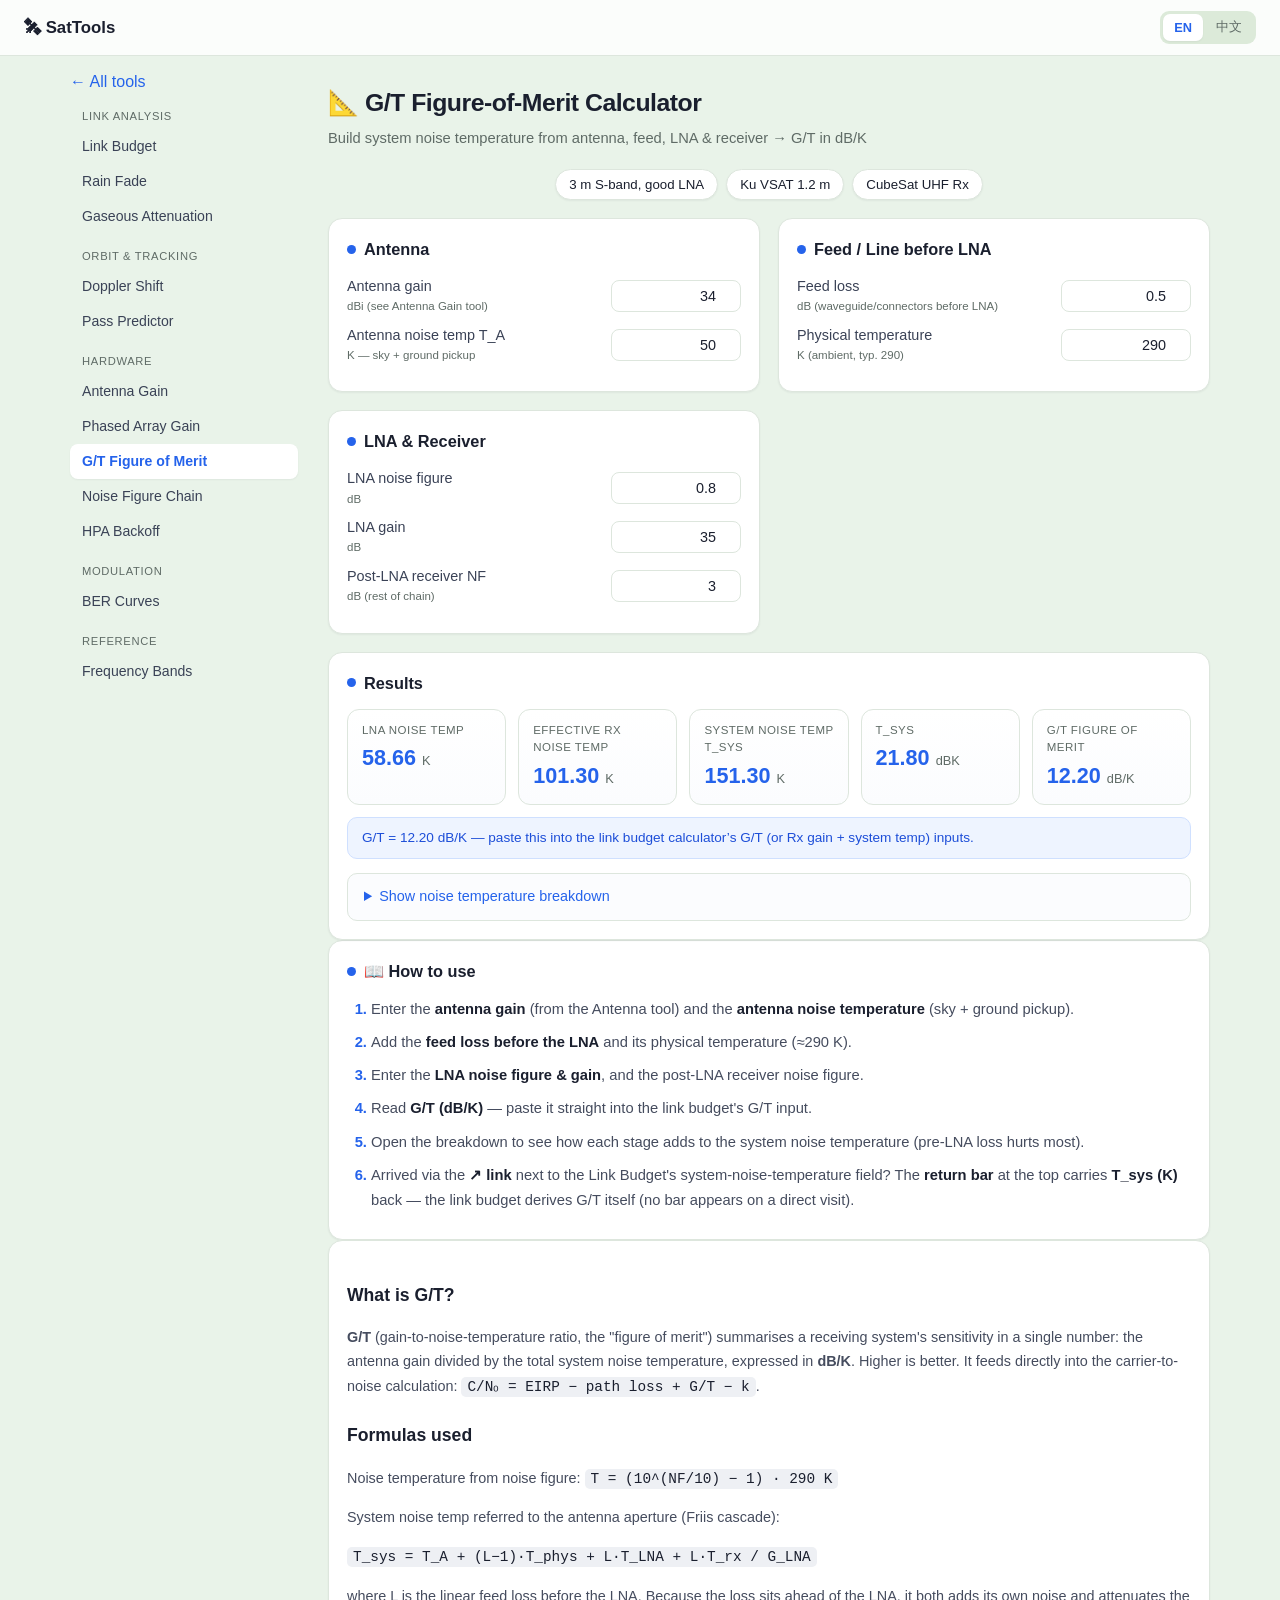
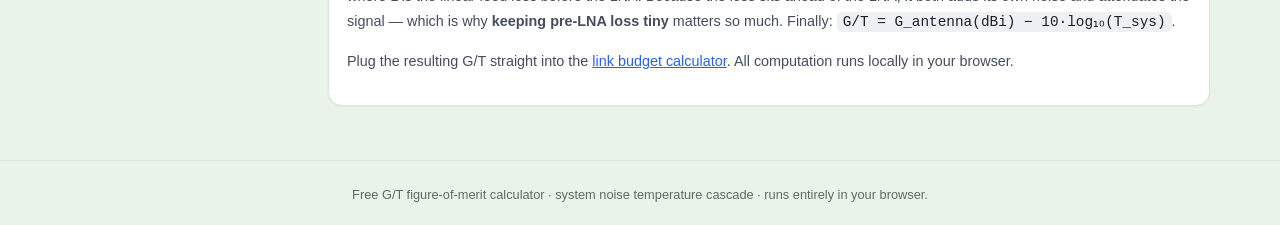
<file: gt.html>
<!DOCTYPE html>
<html lang="en">
<head>
<meta charset="UTF-8">
<meta name="viewport" content="width=device-width, initial-scale=1.0">
<title>G/T Calculator — Antenna Figure of Merit &amp; System Noise Temperature</title>
<meta name="description" content="Free G/T calculator for satellite ground stations. Build up system noise temperature from antenna temp, feed loss, LNA noise figure and receiver chain, and get the G/T figure of merit in dB/K.">
<meta name="keywords" content="G/T calculator, figure of merit, system noise temperature, antenna G/T, LNA noise figure, ground station G/T, receiver noise temperature">
<link rel="canonical" href="https://sunelliot.github.io/link-budget-calculator/gt.html">
<meta property="og:type" content="website">
<meta property="og:title" content="G/T Figure-of-Merit Calculator">
<meta property="og:description" content="Build system noise temperature from antenna, feed, LNA & receiver to get G/T in dB/K.">
<meta property="og:image" content="https://sunelliot.github.io/link-budget-calculator/og.png">
<meta property="og:image:width" content="1200">
<meta property="og:image:height" content="630">
<meta name="twitter:card" content="summary_large_image">
<meta name="twitter:image" content="https://sunelliot.github.io/link-budget-calculator/og.png">
<link rel="stylesheet" href="styles.css?v=25">
<script src="i18n.js?v=25"></script>
<script src="a11y.js?v=25"></script>
<meta name="theme-color" content="#16a34a">
<link rel="icon" href="icons/icon-192.png" type="image/png">
<link rel="apple-touch-icon" href="icons/icon-192.png">
<!-- <script async src="https://pagead2.googlesyndication.com/pagead/js/adsbygoogle.js?client=ca-pub-XXXXXXXXXXXXXXXX" crossorigin="anonymous"></script> -->
<script type="application/ld+json">
{"@context":"https://schema.org","@type":"WebApplication","name":"G/T Figure of Merit Calculator","applicationCategory":"EngineeringApplication","operatingSystem":"Any","offers":{"@type":"Offer","price":"0","priceCurrency":"USD"}}
</script>
<link rel="manifest" href="manifest.json">
</head>
<body>
<nav class="topnav">
  <a class="brand" href="index.html">🛰 SatTools</a>
</nav>

<div class="page">
<aside class="sidebar">
  <a class="home" href="index.html" style="display:block;text-decoration:none">← All tools</a>
  <ul class="toolnav">
    <li class="grp">Link Analysis</li>
    <li><a href="link-budget.html">Link Budget</a></li>
    <li><a href="rain.html">Rain Fade</a></li>
    <li><a href="gas.html">Gaseous Attenuation</a></li>
    <li class="grp">Orbit &amp; Tracking</li>
    <li><a href="doppler.html">Doppler Shift</a></li>
    <li><a href="pass-prediction.html">Pass Predictor</a></li>
    <li class="grp">Hardware</li>
    <li><a href="antenna.html">Antenna Gain</a></li>
    <li><a href="phased-array.html">Phased Array Gain</a></li>
    <li><a href="gt.html" class="active">G/T Figure of Merit</a></li>
    <li><a href="noise-figure.html">Noise Figure Chain</a></li>
    <li><a href="hpa-backoff.html">HPA Backoff</a></li>
    <li class="grp">Modulation</li>
    <li><a href="ber.html">BER Curves</a></li>
    <li class="grp">Reference</li>
    <li><a href="bands.html">Frequency Bands</a></li>
  </ul>
</aside>
<div class="pagemain">

<header>
  <h1>📐 G/T Figure-of-Merit Calculator</h1>
  <p>Build system noise temperature from antenna, feed, LNA &amp; receiver → G/T in dB/K</p>
</header>

<div class="wrap">
  <div class="preset-bar">
    <button data-preset="s3m">3 m S-band, good LNA</button>
    <button data-preset="ku">Ku VSAT 1.2 m</button>
    <button data-preset="cubesat">CubeSat UHF Rx</button>
  </div>

  <div class="adslot">Ad placeholder</div>

  <div class="grid">
    <div class="card">
      <h2><span class="dot"></span>Antenna</h2>
      <div class="row"><label>Antenna gain<span class="hint">dBi (see Antenna Gain tool)</span></label><input type="number" id="gain" value="34" step="any"></div>
      <div class="row"><label>Antenna noise temp T_A<span class="hint">K — sky + ground pickup</span></label><input type="number" id="ta" value="50" step="any"></div>
    </div>

    <div class="card">
      <h2><span class="dot"></span>Feed / Line before LNA</h2>
      <div class="row"><label>Feed loss<span class="hint">dB (waveguide/connectors before LNA)</span></label><input type="number" id="lfeed" value="0.5" step="any"></div>
      <div class="row"><label>Physical temperature<span class="hint">K (ambient, typ. 290)</span></label><input type="number" id="tp" value="290" step="any"></div>
    </div>

    <div class="card">
      <h2><span class="dot"></span>LNA &amp; Receiver</h2>
      <div class="row"><label>LNA noise figure<span class="hint">dB</span></label><input type="number" id="nflna" value="0.8" step="any"></div>
      <div class="row"><label>LNA gain<span class="hint">dB</span></label><input type="number" id="glna" value="35" step="any"></div>
      <div class="row"><label>Post-LNA receiver NF<span class="hint">dB (rest of chain)</span></label><input type="number" id="nfrx" value="3" step="any"></div>
    </div>

    <div class="card results">
      <h2><span class="dot"></span>Results</h2>
      <div class="resgrid">
        <div class="metric"><div class="k">LNA noise temp</div><div class="v"><span id="r_tlna">–</span> <span class="u">K</span></div></div>
        <div class="metric"><div class="k">Effective Rx noise temp</div><div class="v"><span id="r_te">–</span> <span class="u">K</span></div></div>
        <div class="metric"><div class="k">System noise temp T_sys</div><div class="v"><span id="r_tsys">–</span> <span class="u">K</span></div></div>
        <div class="metric"><div class="k">T_sys</div><div class="v"><span id="r_tsysdb">–</span> <span class="u">dBK</span></div></div>
        <div class="metric"><div class="k">G/T figure of merit</div><div class="v"><span id="r_gt">–</span> <span class="u">dB/K</span></div></div>
      </div>
      <div class="note" id="gnote"></div>
      <details>
        <summary>Show noise temperature breakdown</summary>
        <table id="bd"></table>
      </details>
    </div>
  </div>

  <div class="adslot">Ad placeholder</div>

  <div class="card">
    <h2><span class="dot"></span>📖 How to use</h2>
    <ol class="howto">
      <li><span class="en-only">Enter the <b>antenna gain</b> (from the Antenna tool) and the <b>antenna noise temperature</b> (sky + ground pickup).</span><span class="zh-only">输入<b>天线增益</b>(可由天线工具得到)和<b>天线噪声温度</b>(天空 + 地面拾取)。</span></li>
      <li><span class="en-only">Add the <b>feed loss before the LNA</b> and its physical temperature (≈290 K).</span><span class="zh-only">填入 <b>LNA 之前的馈线损耗</b>及其物理温度(≈290 K)。</span></li>
      <li><span class="en-only">Enter the <b>LNA noise figure & gain</b>, and the post-LNA receiver noise figure.</span><span class="zh-only">输入 <b>LNA 噪声系数与增益</b>,以及 LNA 之后接收机的噪声系数。</span></li>
      <li><span class="en-only">Read <b>G/T (dB/K)</b> — paste it straight into the link budget's G/T input.</span><span class="zh-only">读取 <b>G/T(dB/K)</b>——直接填进链路预算的 G/T 输入。</span></li>
      <li><span class="en-only">Open the breakdown to see how each stage adds to the system noise temperature (pre-LNA loss hurts most).</span><span class="zh-only">展开明细可看各级对系统噪温的贡献(LNA 前的损耗影响最大)。</span></li>
      <li><span class="en-only">Arrived via the <b>↗ link</b> next to the Link Budget's system-noise-temperature field? The <b>return bar</b> at the top carries <b>T_sys (K)</b> back — the link budget derives G/T itself (no bar appears on a direct visit).</span><span class="zh-only">如果是点链路预算系统噪温字段旁的 <b>↗ 链接</b>跳转而来,顶部<b>返回条</b>带回的是 <b>T_sys(K)</b>——G/T 由链路预算自行推算(直接访问不会显示返回条)。</span></li>
    </ol>
  </div>

  <div class="card">
    <div class="article en-only">
      <h2>What is G/T?</h2>
      <p><strong>G/T</strong> (gain-to-noise-temperature ratio, the "figure of merit") summarises a receiving
      system's sensitivity in a single number: the antenna gain divided by the total system noise temperature,
      expressed in <strong>dB/K</strong>. Higher is better. It feeds directly into the carrier-to-noise
      calculation: <code>C/N₀ = EIRP − path loss + G/T − k</code>.</p>
      <h2>Formulas used</h2>
      <p>Noise temperature from noise figure: <code>T = (10^(NF/10) − 1) · 290 K</code></p>
      <p>System noise temp referred to the antenna aperture (Friis cascade):</p>
      <p><code>T_sys = T_A + (L−1)·T_phys + L·T_LNA + L·T_rx / G_LNA</code></p>
      <p>where L is the linear feed loss before the LNA. Because the loss sits ahead of the LNA, it both adds
      its own noise and attenuates the signal — which is why <strong>keeping pre-LNA loss tiny</strong> matters
      so much. Finally: <code>G/T = G_antenna(dBi) − 10·log₁₀(T_sys)</code>.</p>
      <p>Plug the resulting G/T straight into the
      <a href="link-budget.html" style="color:var(--accent)">link budget calculator</a>.
      All computation runs locally in your browser.</p>
    </div>
    <div class="article zh-only">
      <h2>什么是 G/T?</h2>
      <p><strong>G/T</strong>(增益与噪声温度之比,即"品质因数")用一个数概括接收系统的灵敏度:天线增益除以系统总噪声温度,单位 <strong>dB/K</strong>。越高越好。它直接进入载噪比计算:<code>C/N₀ = EIRP − 路径损耗 + G/T − k</code>。</p>
      <h2>使用的公式</h2>
      <p>由噪声系数得噪声温度:<code>T = (10^(NF/10) − 1) · 290 K</code></p>
      <p>折算到天线口面的系统噪温(Friis 级联):</p>
      <p><code>T_sys = T_A + (L−1)·T_phys + L·T_LNA + L·T_rx / G_LNA</code></p>
      <p>其中 L 为 LNA 之前的线性馈线损耗。由于该损耗位于 LNA 之前,它既引入自身噪声又衰减信号——这正是<strong>把 LNA 前损耗做到极小</strong>如此重要的原因。最后:<code>G/T = G_antenna(dBi) − 10·log₁₀(T_sys)</code>。</p>
      <p>把得到的 G/T 直接填进<a href="link-budget.html" style="color:var(--accent)">链路预算计算器</a>。全部计算在你的浏览器本地完成。</p>
    </div>
  </div>
</div>

</div>
</div>

<footer>Free G/T figure-of-merit calculator · system noise temperature cascade · runs entirely in your browser.</footer>

<script src="share.js?v=25"></script>
<script src="linkout.js?v=1"></script>
<script>
const $=id=>document.getElementById(id);
const num=id=>parseFloat($(id).value)||0;
const T0=290;
const teFromNF=nf=>(Math.pow(10,nf/10)-1)*T0;

function compute(){
  const G=num('gain'), TA=num('ta');
  const Lfeed=num('lfeed'), Tp=num('tp');
  const L=Math.pow(10,Lfeed/10);
  const Tlna=teFromNF(num('nflna'));
  const Glna=Math.pow(10,num('glna')/10);
  const Trx=teFromNF(num('nfrx'));
  const feedContrib=(L-1)*Tp;
  const lnaContrib=L*Tlna;
  const rxContrib=L*Trx/Glna;
  const Te=feedContrib+lnaContrib+rxContrib;
  const Tsys=TA+Te;
  const gt=G-10*Math.log10(Tsys);
  const f2=x=>x.toFixed(2);
  $('r_tlna').textContent=f2(Tlna);
  $('r_te').textContent=f2(Te);
  $('r_tsys').textContent=f2(Tsys);
  $('r_tsysdb').textContent=f2(10*Math.log10(Tsys));
  $('r_gt').textContent=f2(gt);
  $('gnote').textContent=t('G/T = '+f2(gt)+' dB/K — paste this into the link budget calculator’s G/T (or Rx gain + system temp) inputs.','G/T = '+f2(gt)+' dB/K —— 直接填进链路预算的 G/T(或接收增益 + 系统噪温)输入。');
  const rows=[
    [t('Antenna noise temp T_A','天线噪声温度 T_A'),TA.toFixed(2)+' K'],
    [t('Feed loss noise (L−1)·T_phys','馈线损耗噪声 (L−1)·T_phys'),feedContrib.toFixed(2)+' K'],
    [t('LNA noise (referred) L·T_LNA','LNA 噪声(折算) L·T_LNA'),lnaContrib.toFixed(2)+' K'],
    [t('Post-LNA noise L·T_rx/G_LNA','LNA 后噪声 L·T_rx/G_LNA'),rxContrib.toFixed(2)+' K'],
    [t('= System noise temp T_sys','= 系统噪温 T_sys'),Tsys.toFixed(2)+' K'],
    [t('Antenna gain','天线增益'),G.toFixed(2)+' dBi'],
    [t('= G/T','= G/T'),gt.toFixed(2)+' dB/K'],
  ];
  $('bd').innerHTML=rows.map(r=>`<tr><td>${r[0]}</td><td class="num">${r[1]}</td></tr>`).join('');
  if(window.LinkOut) LinkOut.updateReturnBar(Tsys);
}
const presets={
  s3m:{gain:34,ta:50,lfeed:0.4,tp:290,nflna:0.8,glna:35,nfrx:3},
  ku:{gain:43,ta:60,lfeed:0.3,tp:290,nflna:1.0,glna:40,nfrx:4},
  cubesat:{gain:15,ta:200,lfeed:1.0,tp:290,nflna:1.2,glna:25,nfrx:5},
};
document.querySelectorAll('.preset-bar button').forEach(b=>b.addEventListener('click',()=>{
  const c=presets[b.dataset.preset];for(const k in c)$(k).value=c[k];compute();}));
document.querySelectorAll('input,select').forEach(el=>el.addEventListener('input',compute));
if(window.ShareTool) ShareTool.apply();
if(window.LinkOut) LinkOut.initReturnBar();
compute();
if(window.ShareTool) ShareTool.initButton();
if(window.onLang) window.onLang(compute);
</script>
<script>if("serviceWorker"in navigator)navigator.serviceWorker.register("sw.js");</script>
</body>
</html>
</file>
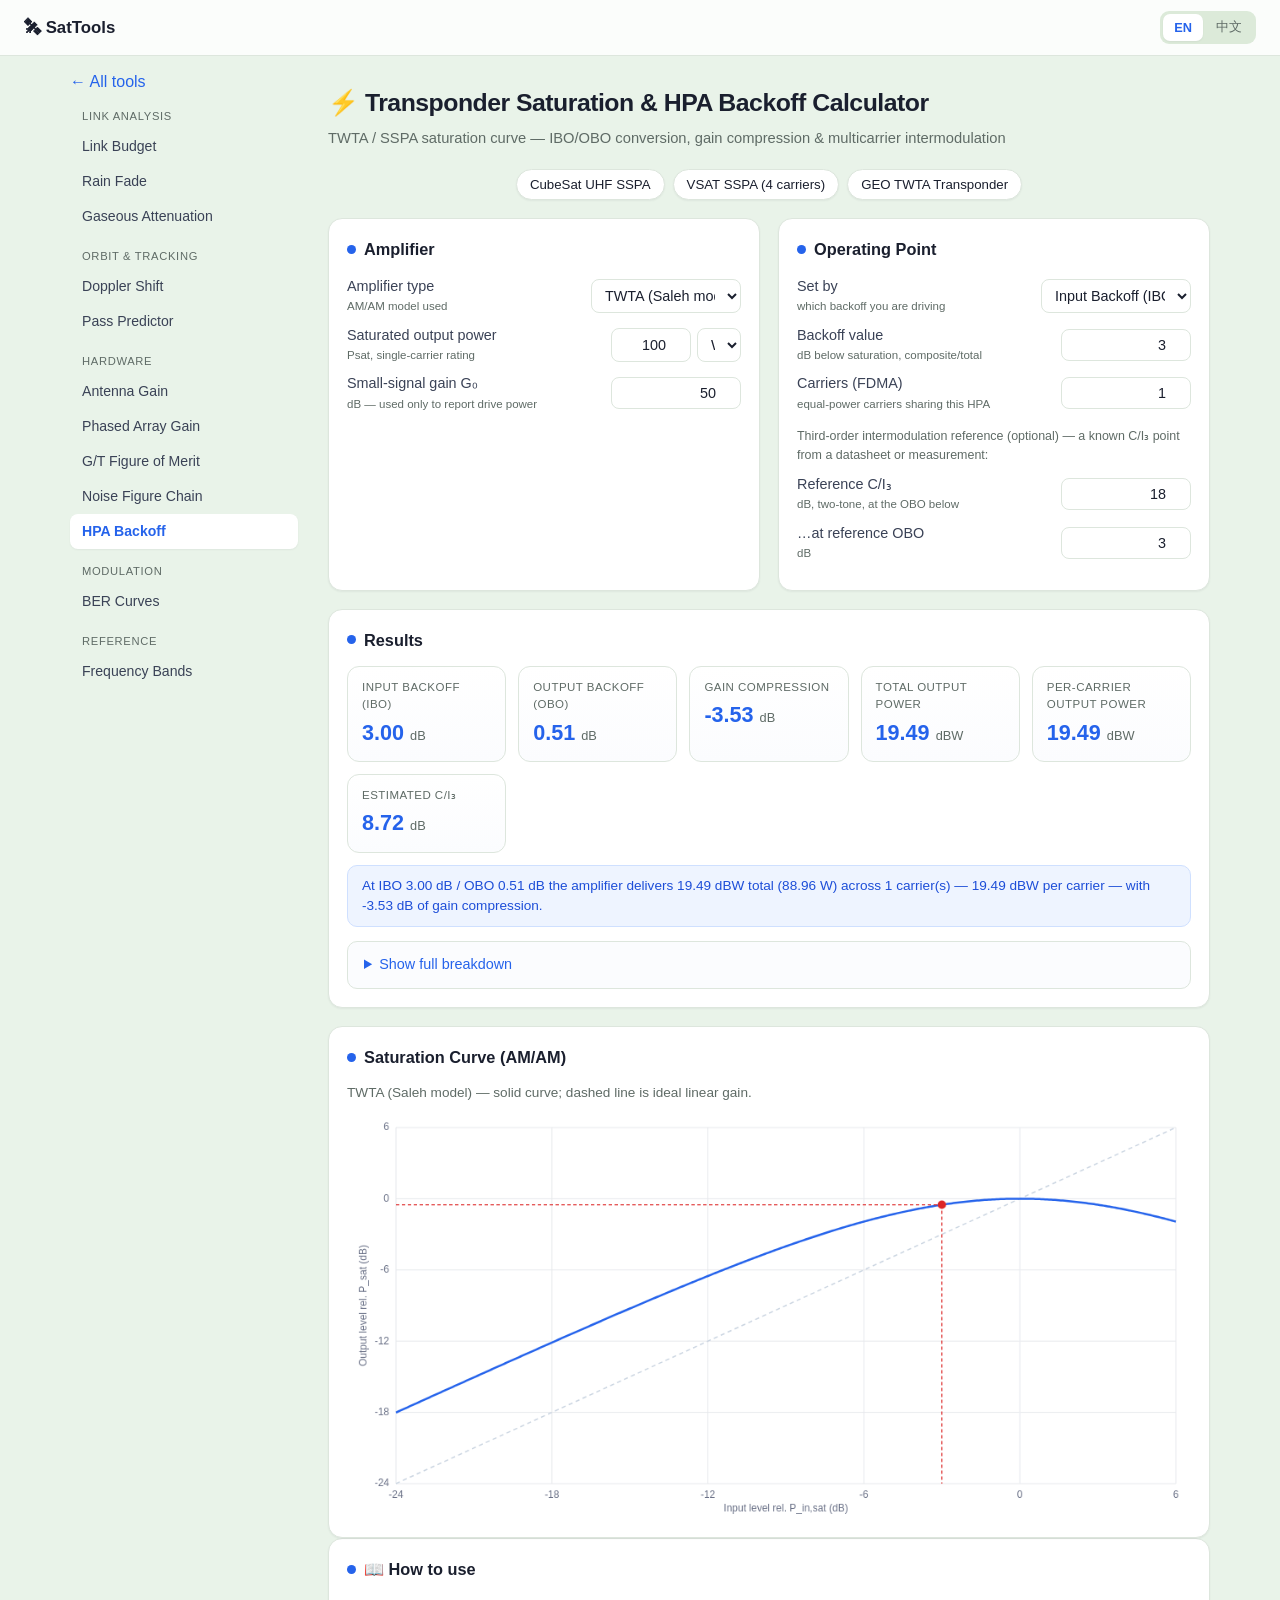
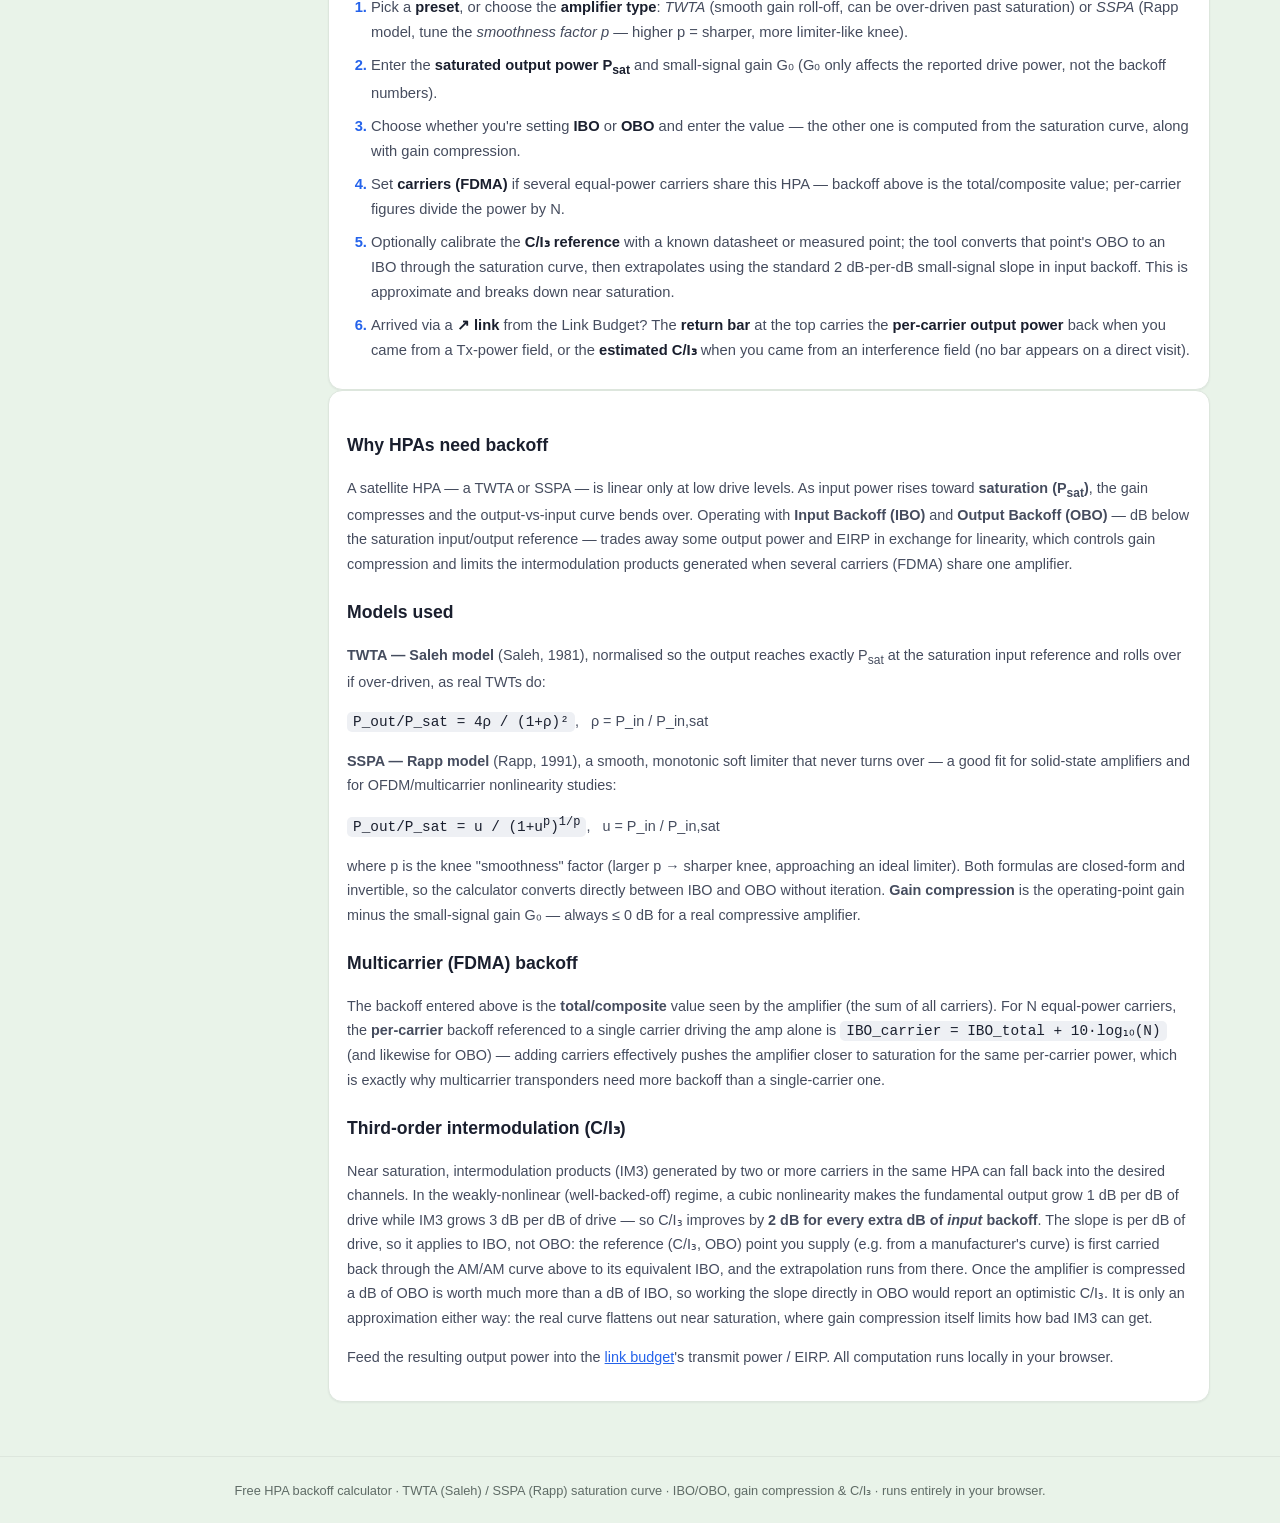
<file: hpa-backoff.html>
<!DOCTYPE html>
<html lang="en">
<head>
<meta charset="UTF-8">
<meta name="viewport" content="width=device-width, initial-scale=1.0">
<title>HPA Backoff Calculator — Transponder Saturation, IBO/OBO &amp; Intermodulation</title>
<meta name="description" content="Free HPA backoff calculator for satellite transponders. Model TWTA (Saleh) and SSPA (Rapp) saturation curves, convert between input/output backoff (IBO/OBO), check gain compression, multicarrier per-carrier backoff and third-order intermodulation (C/I3).">
<meta name="keywords" content="HPA backoff calculator, transponder saturation, input backoff, output backoff, IBO OBO, TWTA Saleh model, SSPA Rapp model, intermodulation C/I3, power amplifier compression, satellite transponder">
<link rel="canonical" href="https://sunelliot.github.io/link-budget-calculator/hpa-backoff.html">
<meta property="og:type" content="website">
<meta property="og:title" content="HPA Backoff Calculator">
<meta property="og:description" content="TWTA (Saleh) & SSPA (Rapp) saturation curves — IBO/OBO conversion, gain compression, multicarrier backoff and C/I3 intermodulation estimate.">
<meta property="og:image" content="https://sunelliot.github.io/link-budget-calculator/og.png">
<meta property="og:image:width" content="1200">
<meta property="og:image:height" content="630">
<meta name="twitter:card" content="summary_large_image">
<meta name="twitter:image" content="https://sunelliot.github.io/link-budget-calculator/og.png">
<link rel="stylesheet" href="styles.css?v=25">
<script src="i18n.js?v=25"></script>
<script src="a11y.js?v=25"></script>
<meta name="theme-color" content="#16a34a">
<link rel="icon" href="icons/icon-192.png" type="image/png">
<link rel="apple-touch-icon" href="icons/icon-192.png">
<script type="application/ld+json">
{"@context":"https://schema.org","@type":"WebApplication","name":"HPA Backoff Calculator","applicationCategory":"EngineeringApplication","operatingSystem":"Any","offers":{"@type":"Offer","price":"0","priceCurrency":"USD"}}
</script>
<link rel="manifest" href="manifest.json">
</head>
<body>
<nav class="topnav">
  <a class="brand" href="index.html">🛰 SatTools</a>
</nav>

<div class="page">
<aside class="sidebar">
  <a class="home" href="index.html" style="display:block;text-decoration:none">← All tools</a>
  <ul class="toolnav">
    <li class="grp">Link Analysis</li>
    <li><a href="link-budget.html">Link Budget</a></li>
    <li><a href="rain.html">Rain Fade</a></li>
    <li><a href="gas.html">Gaseous Attenuation</a></li>
    <li class="grp">Orbit &amp; Tracking</li>
    <li><a href="doppler.html">Doppler Shift</a></li>
    <li><a href="pass-prediction.html">Pass Predictor</a></li>
    <li class="grp">Hardware</li>
    <li><a href="antenna.html">Antenna Gain</a></li>
    <li><a href="phased-array.html">Phased Array Gain</a></li>
    <li><a href="gt.html">G/T Figure of Merit</a></li>
    <li><a href="noise-figure.html">Noise Figure Chain</a></li>
    <li><a href="hpa-backoff.html" class="active">HPA Backoff</a></li>
    <li class="grp">Modulation</li>
    <li><a href="ber.html">BER Curves</a></li>
    <li class="grp">Reference</li>
    <li><a href="bands.html">Frequency Bands</a></li>
  </ul>
</aside>
<div class="pagemain">

<header>
  <h1>⚡ Transponder Saturation &amp; HPA Backoff Calculator</h1>
  <p>TWTA / SSPA saturation curve — IBO/OBO conversion, gain compression &amp; multicarrier intermodulation</p>
</header>

<div class="wrap">
  <div class="preset-bar">
    <button data-preset="cubesat">CubeSat UHF SSPA</button>
    <button data-preset="vsat">VSAT SSPA (4 carriers)</button>
    <button data-preset="geo">GEO TWTA Transponder</button>
  </div>

  <div class="adslot">Ad placeholder</div>

  <div class="grid">
    <div class="card">
      <h2><span class="dot"></span>Amplifier</h2>
      <div class="row">
        <label>Amplifier type<span class="hint">AM/AM model used</span></label>
        <select id="hpaType" style="width:150px;text-align:left">
          <option value="twta">TWTA (Saleh model)</option>
          <option value="sspa">SSPA (Rapp model)</option>
        </select>
      </div>
      <div class="row" id="rowP">
        <label>Smoothness factor p<span class="hint">Rapp knee — 2≈smooth, 8+≈hard limiter</span></label>
        <input type="number" id="rappP" value="2" step="any" min="0.5" max="50">
      </div>
      <div class="row">
        <label>Saturated output power<span class="hint">Psat, single-carrier rating</span></label>
        <div class="ig">
          <input type="number" id="psat" value="100" step="any">
          <select id="psatUnit"><option value="W">W</option><option value="dBW">dBW</option><option value="dBm">dBm</option></select>
        </div>
      </div>
      <div class="row"><label>Small-signal gain G₀<span class="hint">dB — used only to report drive power</span></label><input type="number" id="g0" value="50" step="any"></div>
    </div>

    <div class="card">
      <h2><span class="dot"></span>Operating Point</h2>
      <div class="row">
        <label>Set by<span class="hint">which backoff you are driving</span></label>
        <select id="boMode" style="width:150px;text-align:left">
          <option value="ibo">Input Backoff (IBO)</option>
          <option value="obo">Output Backoff (OBO)</option>
        </select>
      </div>
      <div class="row"><label>Backoff value<span class="hint">dB below saturation, composite/total</span></label><input type="number" id="boVal" value="3" step="any" min="0"></div>
      <div class="row"><label>Carriers (FDMA)<span class="hint">equal-power carriers sharing this HPA</span></label><input type="number" id="nCarriers" value="1" step="1" min="1"></div>
      <p style="color:var(--muted);font-size:.78rem;margin:14px 0 6px">
        <span class="en-only">Third-order intermodulation reference (optional) — a known C/I₃ point from a datasheet or measurement:</span>
        <span class="zh-only">三阶互调参考点(可选)——来自数据表或实测的已知 C/I₃ 数据点:</span>
      </p>
      <div class="row"><label>Reference C/I₃<span class="hint">dB, two-tone, at the OBO below</span></label><input type="number" id="ci3Ref" value="18" step="any"></div>
      <div class="row"><label>…at reference OBO<span class="hint">dB</span></label><input type="number" id="oboRef" value="3" step="any" min="0"></div>
    </div>

    <div class="card results">
      <h2><span class="dot"></span>Results</h2>
      <div class="resgrid">
        <div class="metric"><div class="k">Input Backoff (IBO)</div><div class="v"><span id="r_ibo">–</span> <span class="u">dB</span></div></div>
        <div class="metric"><div class="k">Output Backoff (OBO)</div><div class="v"><span id="r_obo">–</span> <span class="u">dB</span></div></div>
        <div class="metric"><div class="k">Gain compression</div><div class="v"><span id="r_gc">–</span> <span class="u">dB</span></div></div>
        <div class="metric"><div class="k">Total output power</div><div class="v"><span id="r_poutTotal">–</span> <span class="u">dBW</span></div></div>
        <div class="metric"><div class="k">Per-carrier output power</div><div class="v"><span id="r_poutCarrier">–</span> <span class="u">dBW</span></div></div>
        <div class="metric"><div class="k">Estimated C/I₃</div><div class="v"><span id="r_ci3">–</span> <span class="u">dB</span></div></div>
      </div>
      <div class="note" id="r_note"></div>
      <details>
        <summary>Show full breakdown</summary>
        <table id="bd"></table>
      </details>
    </div>

    <div class="card results">
      <h2><span class="dot"></span>Saturation Curve (AM/AM)</h2>
      <p style="color:var(--muted);font-size:.85rem;margin:0 0 10px" id="chartCaption"></p>
      <canvas id="chart" width="1000" height="480" style="width:100%;height:auto;display:block"></canvas>
    </div>
  </div>

  <div class="adslot">Ad placeholder</div>

  <div class="card">
    <h2><span class="dot"></span>📖 How to use</h2>
    <ol class="howto">
      <li>
        <span class="en-only">Pick a <b>preset</b>, or choose the <b>amplifier type</b>: <em>TWTA</em> (smooth gain roll-off, can be over-driven past saturation) or <em>SSPA</em> (Rapp model, tune the <em>smoothness factor p</em> — higher p = sharper, more limiter-like knee).</span>
        <span class="zh-only">选择一个<b>预设</b>,或设置<b>放大器类型</b>:<em>TWTA</em>(增益平滑滚降,可过驱动越过饱和点)或 <em>SSPA</em>(Rapp 模型,调节<em>平滑因子 p</em>——p 越大,膝点越陡、越接近硬限幅)。</span>
      </li>
      <li>
        <span class="en-only">Enter the <b>saturated output power P<sub>sat</sub></b> and small-signal gain G₀ (G₀ only affects the reported drive power, not the backoff numbers).</span>
        <span class="zh-only">输入<b>饱和输出功率 P<sub>sat</sub></b> 和小信号增益 G₀(G₀ 只影响所报告的驱动功率,不影响回退数值本身)。</span>
      </li>
      <li>
        <span class="en-only">Choose whether you're setting <b>IBO</b> or <b>OBO</b> and enter the value — the other one is computed from the saturation curve, along with gain compression.</span>
        <span class="zh-only">选择你要设定的是 <b>IBO</b> 还是 <b>OBO</b> 并填入数值——另一个值及增益压缩会按饱和曲线自动算出。</span>
      </li>
      <li>
        <span class="en-only">Set <b>carriers (FDMA)</b> if several equal-power carriers share this HPA — backoff above is the total/composite value; per-carrier figures divide the power by N.</span>
        <span class="zh-only">如果多个等功率载波共用同一只 HPA,填写<b>载波数(FDMA)</b>——上面的回退是总/合成值;各载波数值按 N 等分功率得到。</span>
      </li>
      <li>
        <span class="en-only">Optionally calibrate the <b>C/I₃ reference</b> with a known datasheet or measured point; the tool converts that point's OBO to an IBO through the saturation curve, then extrapolates using the standard 2 dB-per-dB small-signal slope in input backoff. This is approximate and breaks down near saturation.</span>
        <span class="zh-only">可选地用数据表或实测的已知点校准<b>C/I₃ 参考值</b>;工具会先按饱和曲线把该点的 OBO 折算成 IBO,再按标准的小信号 2 dB/dB 斜率在输入回退上外推。该估算仅为近似,在接近饱和时会失准。</span>
      </li>
      <li>
        <span class="en-only">Arrived via a <b>↗ link</b> from the Link Budget? The <b>return bar</b> at the top carries the <b>per-carrier output power</b> back when you came from a Tx-power field, or the <b>estimated C/I₃</b> when you came from an interference field (no bar appears on a direct visit).</span>
        <span class="zh-only">如果是点链路预算里的 <b>↗ 链接</b>跳转而来,顶部<b>返回条</b>会按来源字段带回对应值:从发射功率字段跳来带回<b>每载波输出功率</b>,从干扰字段跳来带回<b>估算的 C/I₃</b>(直接访问不会显示返回条)。</span>
      </li>
    </ol>
  </div>

  <div class="card">
    <div class="article en-only">
      <h2>Why HPAs need backoff</h2>
      <p>A satellite HPA — a TWTA or SSPA — is linear only at low drive levels. As input power rises toward
      <strong>saturation (P<sub>sat</sub>)</strong>, the gain compresses and the output-vs-input curve bends over.
      Operating with <strong>Input Backoff (IBO)</strong> and <strong>Output Backoff (OBO)</strong> — dB below the
      saturation input/output reference — trades away some output power and EIRP in exchange for linearity, which
      controls gain compression and limits the intermodulation products generated when several carriers (FDMA)
      share one amplifier.</p>
      <h2>Models used</h2>
      <p><strong>TWTA — Saleh model</strong> (Saleh, 1981), normalised so the output reaches exactly P<sub>sat</sub>
      at the saturation input reference and rolls over if over-driven, as real TWTs do:</p>
      <p><code>P_out/P_sat = 4ρ / (1+ρ)²</code>, &nbsp; ρ = P_in / P_in,sat</p>
      <p><strong>SSPA — Rapp model</strong> (Rapp, 1991), a smooth, monotonic soft limiter that never turns over
      — a good fit for solid-state amplifiers and for OFDM/multicarrier nonlinearity studies:</p>
      <p><code>P_out/P_sat = u / (1+u<sup>p</sup>)<sup>1/p</sup></code>, &nbsp; u = P_in / P_in,sat</p>
      <p>where p is the knee "smoothness" factor (larger p → sharper knee, approaching an ideal limiter). Both
      formulas are closed-form and invertible, so the calculator converts directly between IBO and OBO without
      iteration. <strong>Gain compression</strong> is the operating-point gain minus the small-signal gain G₀ —
      always ≤ 0 dB for a real compressive amplifier.</p>
      <h2>Multicarrier (FDMA) backoff</h2>
      <p>The backoff entered above is the <strong>total/composite</strong> value seen by the amplifier (the sum of
      all carriers). For N equal-power carriers, the <strong>per-carrier</strong> backoff referenced to a single
      carrier driving the amp alone is <code>IBO_carrier = IBO_total + 10·log₁₀(N)</code> (and likewise for OBO) —
      adding carriers effectively pushes the amplifier closer to saturation for the same per-carrier power, which
      is exactly why multicarrier transponders need more backoff than a single-carrier one.</p>
      <h2>Third-order intermodulation (C/I₃)</h2>
      <p>Near saturation, intermodulation products (IM3) generated by two or more carriers in the same HPA can fall
      back into the desired channels. In the weakly-nonlinear (well-backed-off) regime, a cubic nonlinearity makes
      the fundamental output grow 1 dB per dB of drive while IM3 grows 3 dB per dB of drive — so C/I₃ improves by
      <strong>2 dB for every extra dB of <em>input</em> backoff</strong>. The slope is per dB of drive, so it applies
      to IBO, not OBO: the reference (C/I₃, OBO) point you supply (e.g. from a manufacturer's curve) is first carried
      back through the AM/AM curve above to its equivalent IBO, and the extrapolation runs from there. Once the
      amplifier is compressed a dB of OBO is worth much more than a dB of IBO, so working the slope directly in OBO
      would report an optimistic C/I₃. It is only an approximation either way: the
      real curve flattens out near saturation, where gain compression itself limits how bad IM3 can get.</p>
      <p>Feed the resulting output power into the
      <a href="link-budget.html" style="color:var(--accent)">link budget</a>'s transmit power / EIRP. All
      computation runs locally in your browser.</p>
    </div>
    <div class="article zh-only">
      <h2>为什么 HPA 需要回退(backoff)</h2>
      <p>卫星功放(HPA)——无论是 TWTA 还是 SSPA——只在低驱动电平下近似线性。当输入功率逼近<strong>饱和点(P<sub>sat</sub>)</strong>时,增益被压缩,输出-输入曲线发生弯曲。以<strong>输入回退(IBO)</strong>与<strong>输出回退(OBO)</strong>——相对饱和输入/输出参考点的 dB 值——运行,是用部分输出功率与 EIRP 换取线性度,从而控制增益压缩,并限制多载波(FDMA)共用一只功放时产生的互调产物。</p>
      <h2>使用的模型</h2>
      <p><strong>TWTA——Saleh 模型</strong>(Saleh, 1981),归一化后输出在饱和输入参考点恰好达到 P<sub>sat</sub>,过驱动时会像真实 TWT 一样回落:</p>
      <p><code>P_out/P_sat = 4ρ / (1+ρ)²</code>,&nbsp; ρ = P_in / P_in,sat</p>
      <p><strong>SSPA——Rapp 模型</strong>(Rapp, 1991),平滑、单调的软限幅器,永不回落——适合固态放大器以及 OFDM/多载波非线性研究:</p>
      <p><code>P_out/P_sat = u / (1+u<sup>p</sup>)<sup>1/p</sup></code>,&nbsp; u = P_in / P_in,sat</p>
      <p>其中 p 为膝点"平滑度"因子(p 越大→膝点越陡,趋近理想限幅器)。两个公式都是闭式且可逆的,因此计算器无需迭代即可在 IBO 与 OBO 之间直接换算。<strong>增益压缩</strong>为工作点增益减去小信号增益 G₀——对真实的压缩型放大器恒 ≤ 0 dB。</p>
      <h2>多载波(FDMA)回退</h2>
      <p>上面填入的回退是放大器看到的<strong>总/合成</strong>值(所有载波之和)。对于 N 个等功率载波,折算到"单一载波单独驱动该功放"的<strong>单载波</strong>回退为 <code>IBO_单载波 = IBO_总 + 10·log₁₀(N)</code>(OBO 同理)——增加载波数会在相同单载波功率下使放大器更接近饱和,这正是多载波转发器比单载波需要更多回退的原因。</p>
      <h2>三阶互调(C/I₃)</h2>
      <p>接近饱和时,同一只 HPA 中两个或更多载波产生的互调产物(IM3)可能落回有用信道。在弱非线性(回退较深)区域,三次项非线性使基波输出每 dB 驱动增长 1 dB,而 IM3 每 dB 驱动增长 3 dB——因此每多 1 dB <em>输入</em>回退,C/I₃ 改善 <strong>2 dB</strong>。该斜率是相对驱动电平而言的,因此作用对象是 IBO 而非 OBO:你提供的参考点(C/I₃、OBO)会先经上面的 AM/AM 曲线折算回等效 IBO,再从该点外推。放大器一旦进入压缩区,1 dB 的 OBO 远比 1 dB 的 IBO "值钱",若直接按 OBO 套用该斜率会把 C/I₃ 算得过于乐观。无论如何这只是近似:实际曲线在接近饱和时会变平,因为增益压缩本身限制了 IM3 能恶化到多严重。</p>
      <p>将得到的输出功率代入<a href="link-budget.html" style="color:var(--accent)">链路预算</a>的发射功率 / EIRP。全部计算在你的浏览器本地完成。</p>
    </div>
  </div>
</div>

</div>
</div>

<footer>Free HPA backoff calculator · TWTA (Saleh) / SSPA (Rapp) saturation curve · IBO/OBO, gain compression &amp; C/I₃ · runs entirely in your browser.</footer>

<script src="share.js?v=25"></script>
<script src="linkout.js?v=1"></script>
<script>
const $=id=>document.getElementById(id);
const num=id=>parseFloat($(id).value)||0;

function toDBW(val,unit){
  if(unit==='dBW') return val;
  if(unit==='dBm') return val-30;
  return 10*Math.log10(Math.max(val,1e-12)); // W
}
function dbwToW(dbw){ return Math.pow(10,dbw/10); }

// Saleh (TWTA) AM/AM, normalised to peak at rho=1: Pout/Psat = 4*rho/(1+rho)^2
function salehFwd(rho){ return 4*rho/Math.pow(1+rho,2); }
function salehInv(y){ y=Math.min(Math.max(y,1e-12),1); return y/(2-y+2*Math.sqrt(Math.max(1-y,0))); }

// Rapp (SSPA) AM/AM: Pout/Psat = u/(1+u^p)^(1/p)
function rappFwd(u,p){ return u/Math.pow(1+Math.pow(u,p),1/p); }
function rappInv(y,p){ y=Math.min(Math.max(y,1e-12),0.999999); return y/Math.pow(1-Math.pow(y,p),1/p); }

function modelFwd(rho,type,p){ return type==='twta'?salehFwd(rho):rappFwd(rho,p); }
function modelInv(y,type,p){ return type==='twta'?salehInv(y):rappInv(y,p); }

function updateTypeUI(){
  $('rowP').style.display = $('hpaType').value==='twta' ? 'none' : '';
}

function compute(){
  const type=$('hpaType').value;
  const p=Math.min(Math.max(num('rappP'),0.5),50);
  const psatDBW=toDBW(num('psat'),$('psatUnit').value);
  const g0=num('g0');
  const N=Math.max(Math.round(num('nCarriers')),1);
  const mode=$('boMode').value;
  const boVal=Math.max(num('boVal'),0);

  let IBO,OBO;
  if(mode==='ibo'){
    IBO=boVal;
    const rho=Math.pow(10,-IBO/10);
    OBO=-10*Math.log10(Math.max(modelFwd(rho,type,p),1e-15));
  } else {
    OBO=boVal;
    const y=Math.pow(10,-OBO/10);
    IBO=-10*Math.log10(Math.max(modelInv(y,type,p),1e-15));
  }

  // Pin,sat per model convention (Saleh peak vs Rapp small-signal extrapolation)
  const pinsat = (type==='twta') ? (psatDBW-g0+10*Math.log10(4)) : (psatDBW-g0);
  const pinOpTotal  = pinsat-IBO;
  const poutOpTotal = psatDBW-OBO;
  const gainComp    = (poutOpTotal-pinOpTotal)-g0;

  const tenLogN = 10*Math.log10(N);
  const poutCarrier = poutOpTotal-tenLogN;
  const pinCarrier  = pinOpTotal-tenLogN;
  const iboCarrier  = IBO+tenLogN;
  const oboCarrier  = OBO+tenLogN;

  // Third-order IM: a cubic nonlinearity grows the fundamental 1 dB and IM3
  // 3 dB per dB of *drive*, so C/I3 improves 2 dB per dB of INPUT backoff.
  // The datasheet reference point is quoted against an OBO, so it has to be
  // carried back through the same AM/AM curve before the slope is applied —
  // applying 2 dB/dB to OBO understates the change wherever the amplifier is
  // compressed (4.3 dB optimistic at IBO 3 dB on the default TWTA case).
  const oboRef = Math.max(num('oboRef'),0);
  const iboRef = -10*Math.log10(Math.max(modelInv(Math.pow(10,-oboRef/10),type,p),1e-15));
  const ci3 = num('ci3Ref') + 2*(IBO-iboRef);

  const f2=x=>x.toFixed(2);
  $('r_ibo').textContent        = f2(IBO);
  $('r_obo').textContent        = f2(OBO);
  $('r_gc').textContent         = f2(gainComp);
  $('r_poutTotal').textContent  = f2(poutOpTotal);
  $('r_poutCarrier').textContent= f2(poutCarrier);
  $('r_ci3').textContent        = f2(ci3);

  $('r_note').textContent = t(
    `At IBO ${f2(IBO)} dB / OBO ${f2(OBO)} dB the amplifier delivers ${f2(poutOpTotal)} dBW total (${(dbwToW(poutOpTotal)).toFixed(2)} W) across ${N} carrier(s) — ${f2(poutCarrier)} dBW per carrier — with ${f2(gainComp)} dB of gain compression.`,
    `在 IBO ${f2(IBO)} dB / OBO ${f2(OBO)} dB 下,放大器在 ${N} 个载波上共输出 ${f2(poutOpTotal)} dBW(${(dbwToW(poutOpTotal)).toFixed(2)} W)——每载波 ${f2(poutCarrier)} dBW——增益压缩 ${f2(gainComp)} dB。`
  );

  const rows=[
    [t('Saturated output power P_sat','饱和输出功率 P_sat'), f2(psatDBW)+' dBW'],
    [t('Implied saturation input P_in,sat','折算饱和输入功率 P_in,sat'), f2(pinsat)+' dBW'],
    [t('Total input drive power','总输入驱动功率'), f2(pinOpTotal)+' dBW'],
    [t('Per-carrier input drive power','单载波输入驱动功率'), f2(pinCarrier)+' dBW'],
    [t('Total output power','总输出功率'), f2(poutOpTotal)+' dBW'],
    [t('Per-carrier output power','单载波输出功率'), f2(poutCarrier)+' dBW'],
    [t('Per-carrier IBO (referenced)','单载波 IBO(折算)'), f2(iboCarrier)+' dB'],
    [t('Per-carrier OBO (referenced)','单载波 OBO(折算)'), f2(oboCarrier)+' dB'],
    [t('Estimated C/I₃','估算 C/I₃'), f2(ci3)+' dB'],
  ];
  $('bd').innerHTML=rows.map(r=>`<tr><td>${r[0]}</td><td class="num">${r[1]}</td></tr>`).join('');

  $('chartCaption').textContent = type==='twta'
    ? t('TWTA (Saleh model) — solid curve; dashed line is ideal linear gain.','TWTA(Saleh 模型)——实线为曲线,虚线为理想线性增益参考。')
    : t(`SSPA (Rapp model, p=${p}) — solid curve; dashed line is ideal linear gain.`,`SSPA(Rapp 模型,p=${p})——实线为曲线,虚线为理想线性增益参考。`);

  drawChart(type,p,IBO,OBO);
  if(window.LinkOut){
    // Which value to carry back depends on which link-budget field started
    // this round trip: C/I fields (ciIm / ul_ci / dl_ci) take the estimated
    // C/I3, power fields take the per-carrier output power (dBW).
    const backField = new URLSearchParams(location.search).get('back')||'';
    LinkOut.updateReturnBar(/(^ci|_ci$)/i.test(backField) ? ci3 : poutCarrier);
  }
}

function drawChart(type,p,IBO,OBO){
  const cv=$('chart'),ctx=cv.getContext('2d'),W=cv.width,H=cv.height;
  const pl=58,pr=18,pt=16,pb=42,pw=W-pl-pr,ph=H-pt-pb;
  const xmin=-24,xmax=6,ymin=-24,ymax=6;
  ctx.clearRect(0,0,W,H);
  const x=v=>pl+(v-xmin)/(xmax-xmin)*pw;
  const y=v=>pt+(ymax-v)/(ymax-ymin)*ph;

  ctx.font='12px -apple-system,Segoe UI,Roboto,sans-serif';
  ctx.strokeStyle='#e6e8ec';ctx.fillStyle='#697086';ctx.lineWidth=1;
  ctx.textAlign='right';ctx.textBaseline='middle';
  for(let v=ymin;v<=ymax;v+=6){const yy=y(v);ctx.beginPath();ctx.moveTo(pl,yy);ctx.lineTo(W-pr,yy);ctx.stroke();ctx.fillText(v.toFixed(0),pl-8,yy);}
  ctx.textAlign='center';ctx.textBaseline='top';
  for(let v=xmin;v<=xmax;v+=6){const xx=x(v);ctx.beginPath();ctx.moveTo(xx,pt);ctx.lineTo(xx,H-pb);ctx.stroke();ctx.fillText(v.toFixed(0),xx,H-pb+8);}
  ctx.fillText(t('Input level rel. P_in,sat (dB)','输入功率相对 P_in,sat(dB)'),pl+pw/2,H-pb+24);
  ctx.save();ctx.translate(14,pt+ph/2);ctx.rotate(-Math.PI/2);ctx.fillText(t('Output level rel. P_sat (dB)','输出功率相对 P_sat(dB)'),0,0);ctx.restore();

  // ideal linear reference (slope 1)
  ctx.strokeStyle='#cbd5e1';ctx.setLineDash([5,4]);ctx.lineWidth=1.5;
  ctx.beginPath();ctx.moveTo(x(xmin),y(xmin));ctx.lineTo(x(xmax),y(xmax));ctx.stroke();ctx.setLineDash([]);

  // saturation point
  ctx.fillStyle='#94a3b8';
  ctx.beginPath();ctx.moveTo(x(0),pt);ctx.lineTo(x(0),H-pb);ctx.strokeStyle='#eef0f4';ctx.lineWidth=1;ctx.stroke();

  // AM/AM curve
  ctx.strokeStyle='#2563eb';ctx.lineWidth=2.5;ctx.beginPath();let started=false;
  for(let v=xmin;v<=xmax+0.001;v+=(xmax-xmin)/400){
    const rho=Math.pow(10,v/10);
    const yv=10*Math.log10(Math.max(modelFwd(rho,type,p),1e-9));
    const xx=x(v),yy=y(Math.max(yv,ymin));
    if(!started){ctx.moveTo(xx,yy);started=true;}else ctx.lineTo(xx,yy);
  }
  ctx.stroke();

  // operating point marker
  const opX=-IBO, opY=-OBO;
  if(opX>=xmin && opX<=xmax){
    ctx.strokeStyle='#dc2626';ctx.setLineDash([4,3]);ctx.lineWidth=1.2;
    ctx.beginPath();ctx.moveTo(x(opX),y(opY));ctx.lineTo(x(opX),H-pb);ctx.stroke();
    ctx.beginPath();ctx.moveTo(pl,y(opY));ctx.lineTo(x(opX),y(opY));ctx.stroke();
    ctx.setLineDash([]);
    ctx.fillStyle='#dc2626';
    ctx.beginPath();ctx.arc(x(opX),y(opY),5,0,2*Math.PI);ctx.fill();
  }
}

const PRESETS = {
  cubesat:{hpaType:'sspa',rappP:3,psat:5,psatUnit:'W',g0:30,boMode:'ibo',boVal:3,nCarriers:1,ci3Ref:20,oboRef:3},
  vsat:   {hpaType:'sspa',rappP:2,psat:100,psatUnit:'W',g0:45,boMode:'obo',boVal:4,nCarriers:4,ci3Ref:18,oboRef:4},
  geo:    {hpaType:'twta',rappP:2,psat:120,psatUnit:'W',g0:50,boMode:'ibo',boVal:6,nCarriers:8,ci3Ref:15,oboRef:6},
};
function applyPreset(key){
  const c=PRESETS[key]; if(!c) return;
  for(const k in c) if($(k)) $(k).value=c[k];
  updateTypeUI(); compute();
}
document.querySelectorAll('.preset-bar button').forEach((b,i)=>{
  const keys=['cubesat','vsat','geo'];
  b.addEventListener('click',()=>applyPreset(keys[i]));
});

document.querySelectorAll('input,select').forEach(el=>el.addEventListener('input',()=>{
  if(el.id==='hpaType') updateTypeUI();
  compute();
}));

if(window.ShareTool) ShareTool.apply();
if(window.LinkOut) LinkOut.initReturnBar();
updateTypeUI();
compute();
if(window.ShareTool) ShareTool.initButton();
if(window.onLang) window.onLang(compute);
</script>
<script>if("serviceWorker"in navigator)navigator.serviceWorker.register("sw.js");</script>
</body>
</html>
</file>
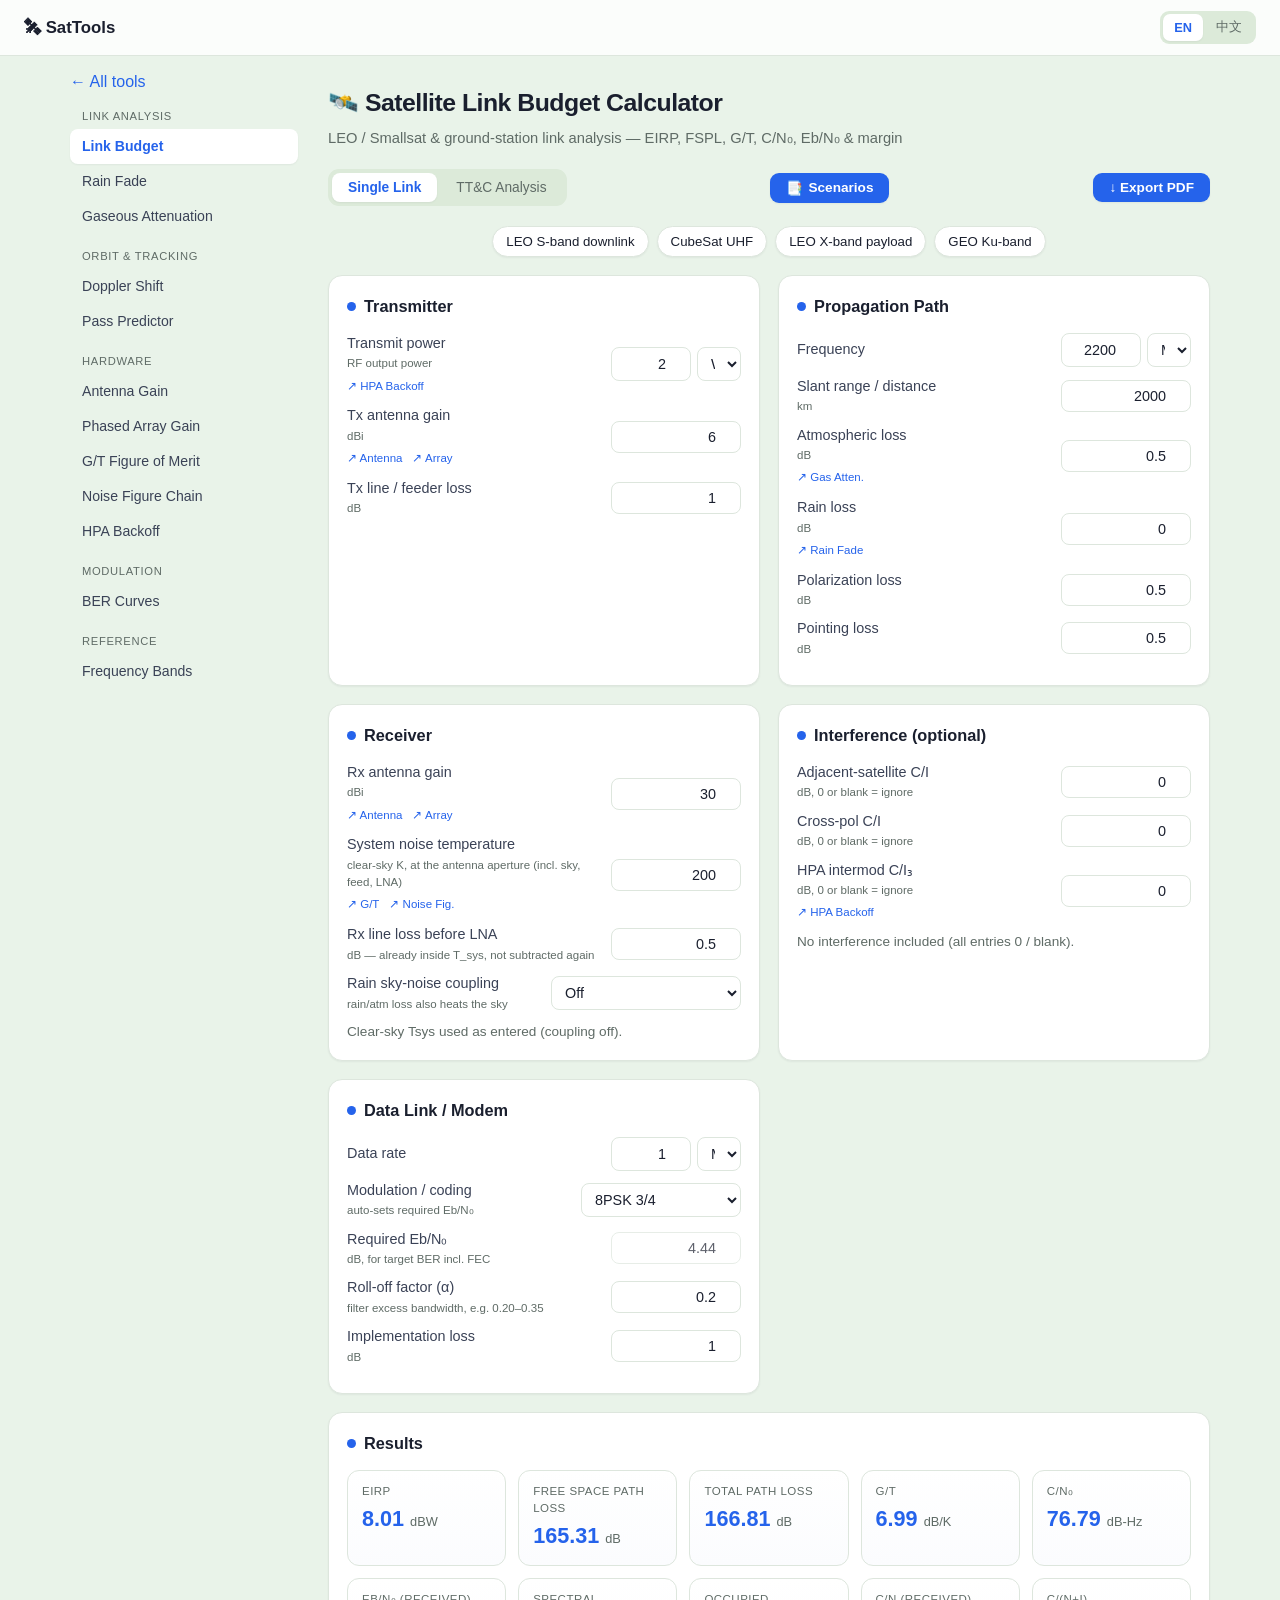
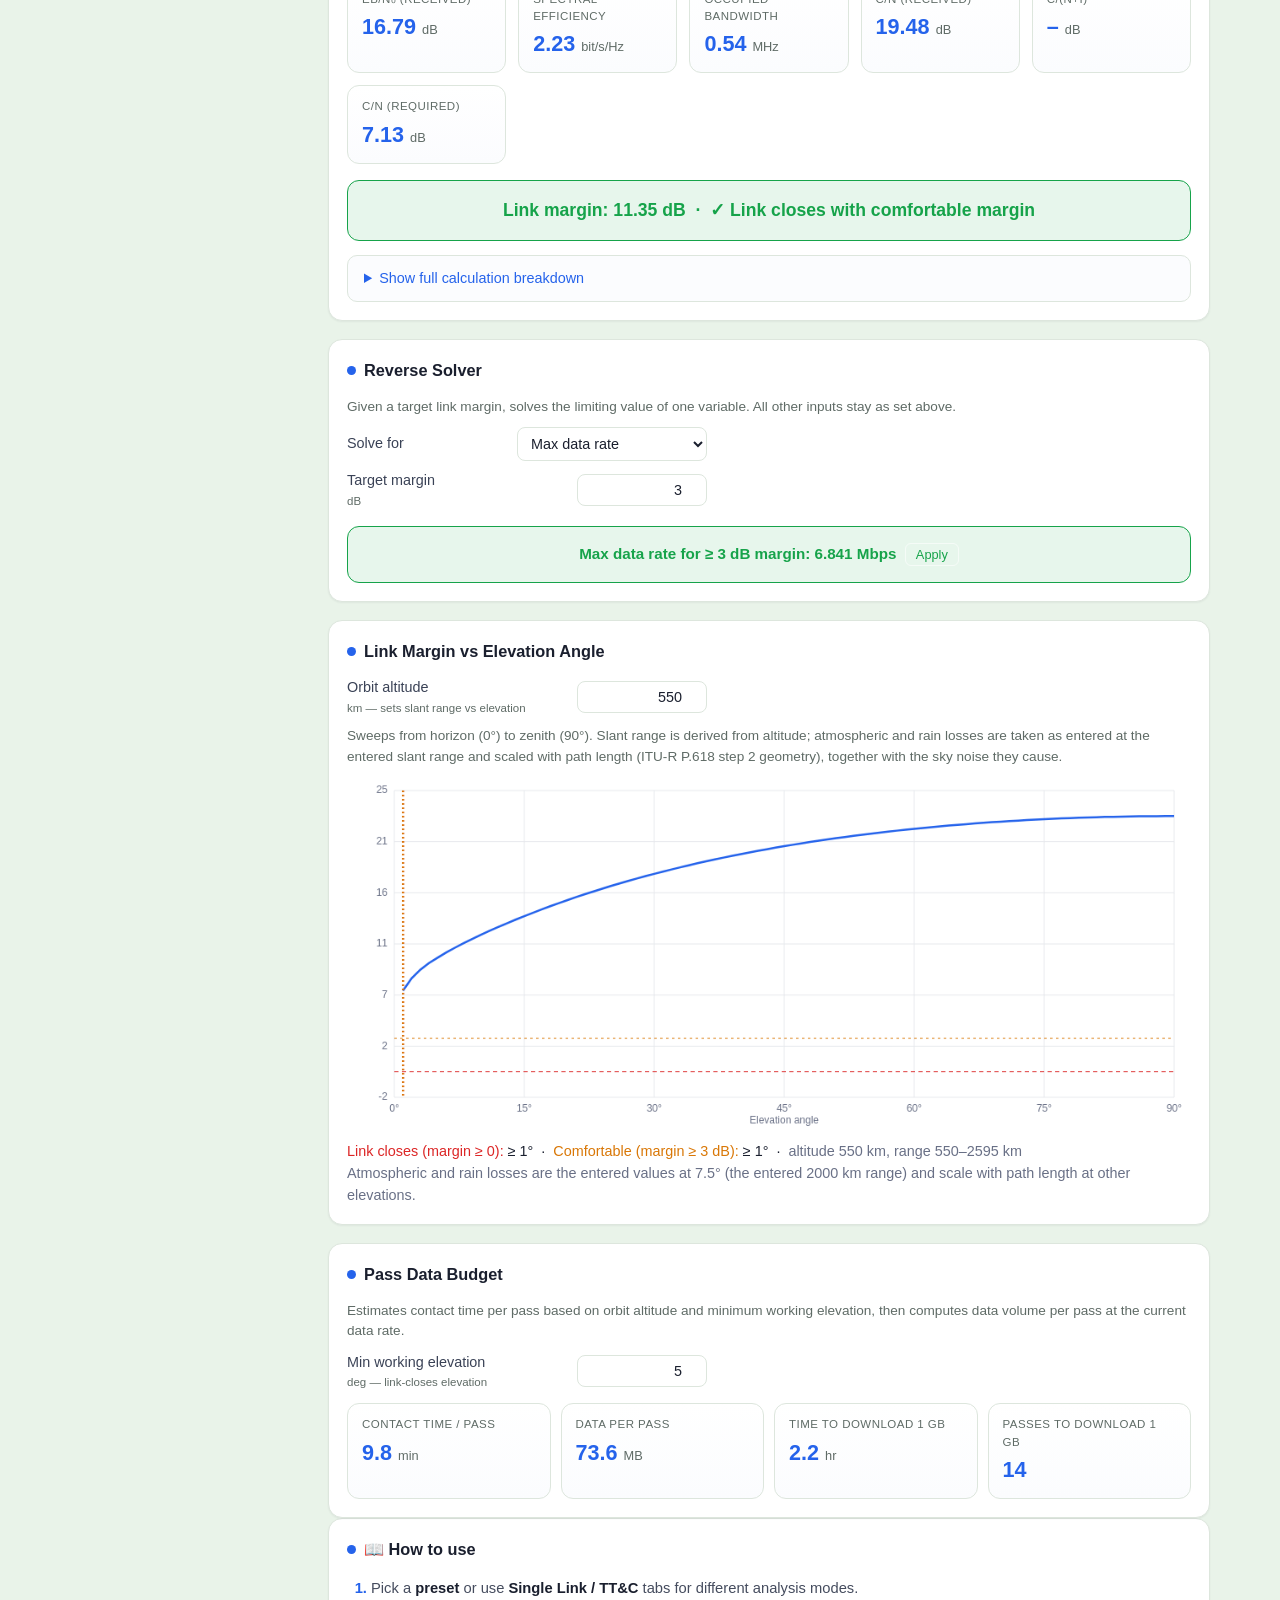
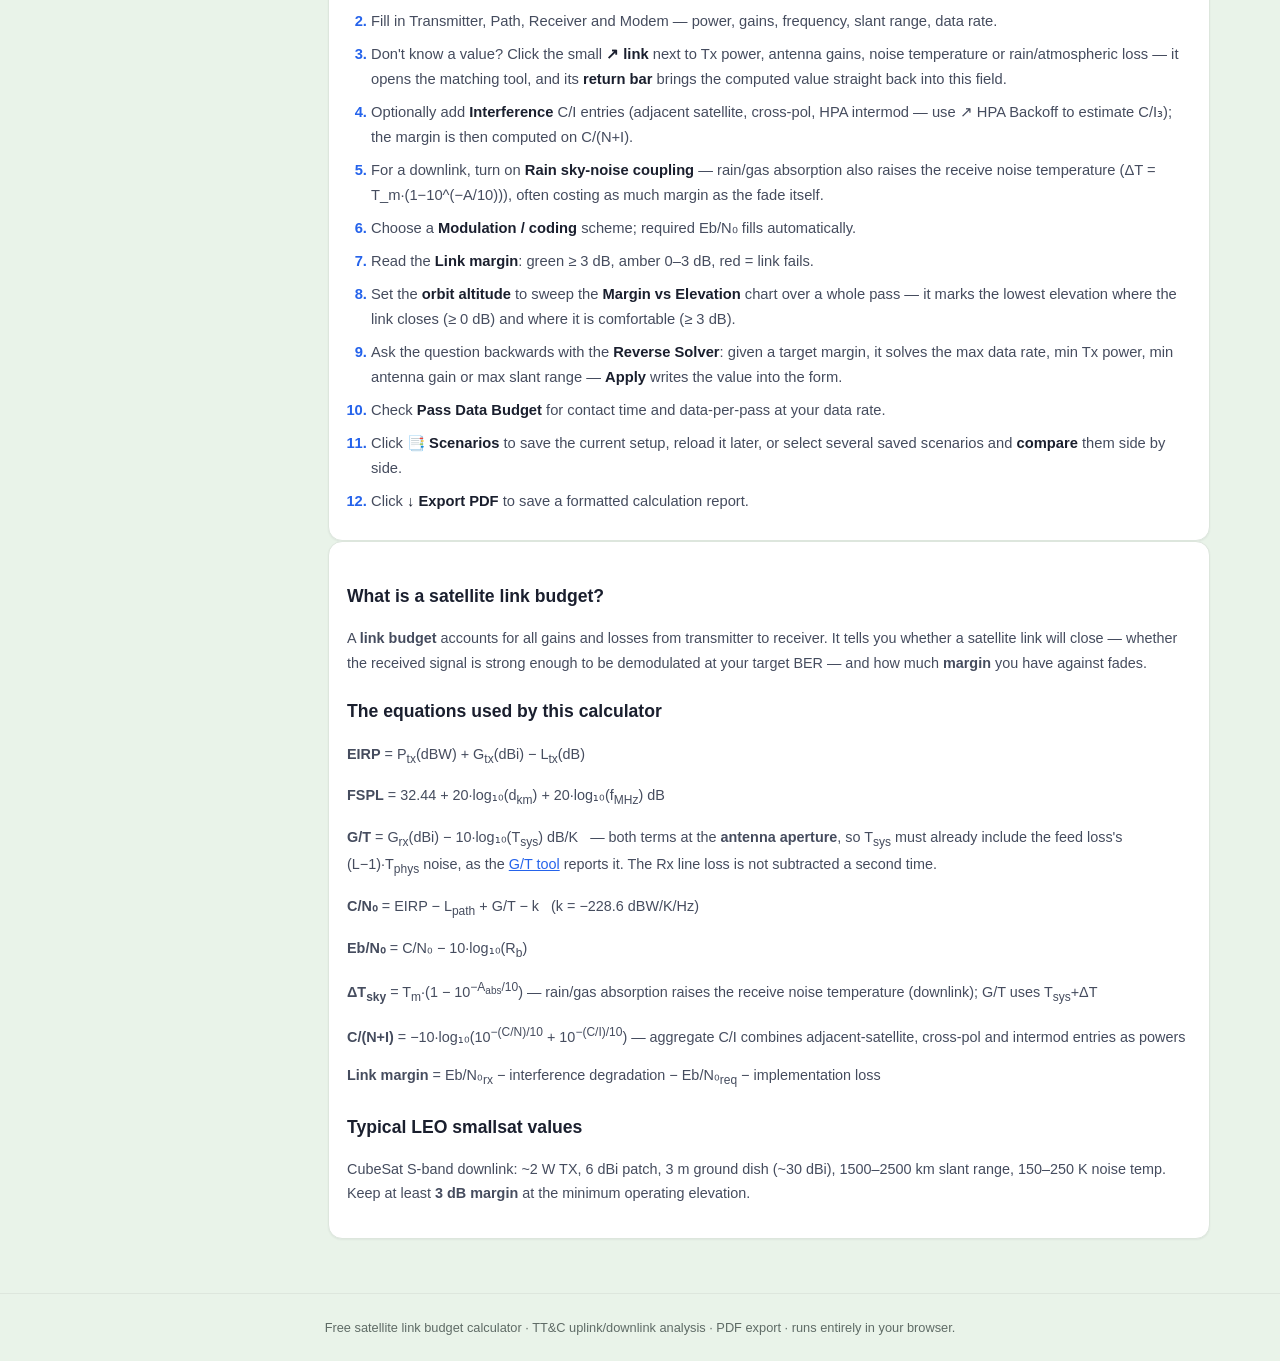
<file: link-budget.html>
<!DOCTYPE html>
<html lang="en">
<head>
<meta charset="UTF-8">
<meta name="viewport" content="width=device-width, initial-scale=1.0">
<title>Satellite Link Budget Calculator (LEO / Smallsat) — Free Online Tool</title>
<meta name="description" content="Free satellite link budget calculator with TT&C uplink/downlink analysis — CCSDS coding, residual carrier PCM/PSK/PM, carrier loop SNR, ranging Pr/N0 — plus payload downlink and PDF export. Compute EIRP, FSPL, G/T, C/N0, Eb/N0 and link margin.">
<meta name="keywords" content="link budget calculator, satellite link budget, TT&C analysis, uplink downlink, EIRP, FSPL, Eb/N0, C/N0, G/T, LEO satellite, CCSDS coding, PCM/PSK/PM, residual carrier, ranging">
<link rel="canonical" href="https://sunelliot.github.io/link-budget-calculator/link-budget.html">
<meta property="og:image" content="https://sunelliot.github.io/link-budget-calculator/og.png">
<meta property="og:image:width" content="1200">
<meta property="og:image:height" content="630">
<meta name="twitter:card" content="summary_large_image">
<meta name="twitter:image" content="https://sunelliot.github.io/link-budget-calculator/og.png">
<meta property="og:title" content="Satellite Link Budget Calculator (LEO / Smallsat)">
<meta property="og:description" content="TT&C uplink/downlink analysis, payload data budget and PDF export.">
<meta property="og:type" content="website">
<link rel="stylesheet" href="styles.css?v=25">
<script src="i18n.js?v=25"></script>
<script src="a11y.js?v=25"></script>
<meta name="theme-color" content="#16a34a">
<link rel="icon" href="icons/icon-192.png" type="image/png">
<link rel="apple-touch-icon" href="icons/icon-192.png">
<style>
/* ── Mode bar ────────────────────────────────── */
.mode-bar{display:flex;align-items:center;gap:6px;margin-bottom:20px;flex-wrap:wrap}
.mode-pills{display:flex;gap:3px;background:#dcead9;padding:4px;border-radius:11px}
.mode-tab{background:none;border:none;padding:7px 16px;border-radius:8px;font-size:.86rem;
  cursor:pointer;font-family:inherit;color:var(--muted);font-weight:500}
.mode-tab.active{background:#fff;color:var(--accent);font-weight:700;box-shadow:var(--shadow)}
.pdf-btn{margin-left:auto;background:var(--accent);color:#fff;border:none;padding:7px 16px;
  border-radius:9px;font-size:.85rem;font-weight:600;cursor:pointer;font-family:inherit;
  display:flex;align-items:center;gap:5px;box-shadow:var(--shadow)}
.pdf-btn:hover{filter:brightness(1.1)}

/* ── TT&C dual layout ────────────────────────── */
.ttc-dual{display:grid;grid-template-columns:1fr 1fr;gap:18px}
@media(max-width:860px){.ttc-dual{grid-template-columns:1fr}}
.ttc-col{display:flex;flex-direction:column;gap:14px}
.ttc-col-head{margin:0 0 2px;padding:8px 14px;border-radius:10px;font-size:.9rem;
  font-weight:700;text-align:center}
.ttc-up{background:rgba(22,163,74,.10);border:1px solid rgba(22,163,74,.35);color:#15803d}
.ttc-dn{background:rgba(37,99,235,.08);border:1px solid rgba(37,99,235,.30);color:#1d4ed8}
.dot-up{background:#16a34a}
.dot-dn{background:#2563eb}

/* ── Pass budget ─────────────────────────────── */
.pass-grid{display:grid;grid-template-columns:repeat(auto-fit,minmax(140px,1fr));gap:10px;margin-top:12px}
</style>
<script type="application/ld+json">
{"@context":"https://schema.org","@type":"WebApplication","name":"Satellite Link Budget Calculator","applicationCategory":"EngineeringApplication","operatingSystem":"Any","offers":{"@type":"Offer","price":"0","priceCurrency":"USD"}}
</script>
<link rel="manifest" href="manifest.json">
</head>
<body>
<nav class="topnav">
  <a class="brand" href="index.html">🛰 SatTools</a>
</nav>

<div class="page">
<aside class="sidebar">
  <a class="home" href="index.html" style="display:block;text-decoration:none">← All tools</a>
  <ul class="toolnav">
    <li class="grp">Link Analysis</li>
    <li><a href="link-budget.html" class="active">Link Budget</a></li>
    <li><a href="rain.html">Rain Fade</a></li>
    <li><a href="gas.html">Gaseous Attenuation</a></li>
    <li class="grp">Orbit &amp; Tracking</li>
    <li><a href="doppler.html">Doppler Shift</a></li>
    <li><a href="pass-prediction.html">Pass Predictor</a></li>
    <li class="grp">Hardware</li>
    <li><a href="antenna.html">Antenna Gain</a></li>
    <li><a href="phased-array.html">Phased Array Gain</a></li>
    <li><a href="gt.html">G/T Figure of Merit</a></li>
    <li><a href="noise-figure.html">Noise Figure Chain</a></li>
    <li><a href="hpa-backoff.html">HPA Backoff</a></li>
    <li class="grp">Modulation</li>
    <li><a href="ber.html">BER Curves</a></li>
    <li class="grp">Reference</li>
    <li><a href="bands.html">Frequency Bands</a></li>
  </ul>
</aside>
<div class="pagemain">
<header>
  <h1>🛰️ Satellite Link Budget Calculator</h1>
  <p>LEO / Smallsat &amp; ground-station link analysis — EIRP, FSPL, G/T, C/N₀, Eb/N₀ &amp; margin</p>
</header>

<div class="wrap">

  <!-- MODE BAR -->
  <div class="mode-bar">
    <div class="mode-pills">
      <button class="mode-tab active" id="tab-single" onclick="switchMode('single')">Single Link</button>
      <button class="mode-tab" id="tab-ttc" onclick="switchMode('ttc')">TT&amp;C Analysis</button>
    </div>
    <button class="pdf-btn" onclick="toggleScenarioPanel()">📑 <span class="en-only">Scenarios</span><span class="zh-only">场景</span></button>
    <button class="pdf-btn" onclick="exportPDF()">↓ Export PDF</button>
  </div>

  <!-- SCENARIOS PANEL -->
  <div class="card scenario-panel" id="scenario-panel">
    <h2><span class="dot"></span><span class="en-only">Saved Scenarios</span><span class="zh-only">已保存场景</span></h2>
    <p class="en-only" style="color:var(--muted);font-size:.82rem;margin:0 0 12px">Save the current inputs as a named scenario, then compare two or more side by side (same-mode scenarios only).</p>
    <p class="zh-only" style="color:var(--muted);font-size:.82rem;margin:0 0 12px">把当前输入保存为命名场景，再对比两个或更多场景(仅同模式之间可对比)。</p>
    <div class="scenario-save-row">
      <input type="text" id="scenarioName" maxlength="60" data-ph-en="Scenario name" data-ph-zh="场景名称" placeholder="Scenario name">
      <button type="button" onclick="saveCurrentScenario()">💾 <span class="en-only">Save current</span><span class="zh-only">保存当前</span></button>
    </div>
    <div style="font-weight:700;font-size:.74rem;color:var(--muted);margin:12px 0 4px;text-transform:uppercase;letter-spacing:.04em">
      <span class="en-only">Single Link</span><span class="zh-only">单链路</span>
    </div>
    <div id="scenarioListSingle"></div>
    <div style="font-weight:700;font-size:.74rem;color:var(--muted);margin:16px 0 4px;text-transform:uppercase;letter-spacing:.04em">
      <span class="en-only">TT&amp;C</span><span class="zh-only">测控</span>
    </div>
    <div id="scenarioListTTC"></div>
    <div id="scenarioCompareResult"></div>
  </div>

  <!-- ═══════════════════════════════════════════════════════
       PANEL A: SINGLE LINK (existing + pass budget)
       ═══════════════════════════════════════════════════════ -->
  <div id="panel-single">

    <div class="preset-bar">
      <button data-preset="leo-s">LEO S-band downlink</button>
      <button data-preset="cubesat-uhf">CubeSat UHF</button>
      <button data-preset="leo-x">LEO X-band payload</button>
      <button data-preset="geo-ku">GEO Ku-band</button>
    </div>

    <div class="adslot">Ad placeholder</div>

    <div class="grid">

      <!-- TRANSMITTER -->
      <div class="card">
        <h2><span class="dot"></span>Transmitter</h2>
        <div class="row">
          <label>Transmit power<span class="hint">RF output power</span></label>
          <div class="ig">
            <input type="number" id="txPower" value="2" step="any">
            <select id="txPowerUnit"><option value="W">W</option><option value="dBW">dBW</option><option value="dBm">dBm</option></select>
          </div>
        </div>
        <div class="row"><label>Tx antenna gain<span class="hint">dBi</span></label><input type="number" id="txGain" value="6" step="any"></div>
        <div class="row"><label>Tx line / feeder loss<span class="hint">dB</span></label><input type="number" id="txLoss" value="1" step="any"></div>
      </div>

      <!-- PATH -->
      <div class="card">
        <h2><span class="dot"></span>Propagation Path</h2>
        <div class="row">
          <label>Frequency</label>
          <div class="ig">
            <input type="number" id="freq" value="2200" step="any">
            <select id="freqUnit"><option value="MHz">MHz</option><option value="GHz">GHz</option><option value="kHz">kHz</option></select>
          </div>
        </div>
        <div class="row"><label>Slant range / distance<span class="hint">km</span></label><input type="number" id="dist" value="2000" step="any"></div>
        <div class="row"><label>Atmospheric loss<span class="hint">dB</span></label><input type="number" id="atmLoss" value="0.5" step="any"></div>
        <div class="row"><label>Rain loss<span class="hint">dB</span></label><input type="number" id="rainLoss" value="0" step="any"></div>
        <div class="row"><label>Polarization loss<span class="hint">dB</span></label><input type="number" id="polLoss" value="0.5" step="any"></div>
        <div class="row"><label>Pointing loss<span class="hint">dB</span></label><input type="number" id="pointLoss" value="0.5" step="any"></div>
      </div>

      <!-- RECEIVER -->
      <div class="card">
        <h2><span class="dot"></span>Receiver</h2>
        <div class="row"><label>Rx antenna gain<span class="hint">dBi</span></label><input type="number" id="rxGain" value="30" step="any"></div>
        <div class="row"><label>System noise temperature<span class="hint">clear-sky K, at the antenna aperture (incl. sky, feed, LNA)</span></label><input type="number" id="sysTemp" value="200" step="any"></div>
        <div class="row"><label>Rx line loss before LNA<span class="hint">dB — already inside T_sys, not subtracted again</span></label><input type="number" id="rxLoss" value="0.5" step="any"></div>
        <div class="row">
          <label>Rain sky-noise coupling<span class="hint">rain/atm loss also heats the sky</span></label>
          <select id="rainNoise" style="width:190px;text-align:left">
            <option value="off">Off</option>
            <option value="on">On (Rx under rain — downlink)</option>
          </select>
        </div>
        <div class="row" id="row_skyTm"><label>Medium temperature T_m<span class="hint">K, ITU typ. 275</span></label><input type="number" id="skyTm" value="275" step="any"></div>
        <div id="rn_summary" style="font-size:.85rem;color:var(--muted);margin-top:6px"></div>
      </div>

      <!-- INTERFERENCE -->
      <div class="card">
        <h2><span class="dot"></span>Interference (optional)</h2>
        <div class="row"><label>Adjacent-satellite C/I<span class="hint">dB, 0 or blank = ignore</span></label><input type="number" id="ciAdj" value="0" step="any"></div>
        <div class="row"><label>Cross-pol C/I<span class="hint">dB, 0 or blank = ignore</span></label><input type="number" id="ciXpol" value="0" step="any"></div>
        <div class="row"><label>HPA intermod C/I₃<span class="hint">dB, 0 or blank = ignore</span></label><input type="number" id="ciIm" value="0" step="any"></div>
        <div id="ci_summary" style="font-size:.85rem;color:var(--muted);margin-top:6px"></div>
      </div>

      <!-- MODEM -->
      <div class="card">
        <h2><span class="dot"></span>Data Link / Modem</h2>
        <div class="row">
          <label>Data rate</label>
          <div class="ig">
            <input type="number" id="rate" value="1" step="any">
            <select id="rateUnit"><option value="Mbps">Mbps</option><option value="kbps">kbps</option><option value="bps">bps</option></select>
          </div>
        </div>
        <div class="row">
          <label>Modulation / coding<span class="hint">auto-sets required Eb/N₀</span></label>
          <select id="modcod" style="width:160px;text-align:left">
            <optgroup label="Uncoded (BER 1e-5)">
              <!-- data-ebn0 on u-bpsk/u-qpsk/u-8psk/u-16qam/u-64qam are fallback values only —
                   syncUncodedThresholds() overwrites them from the shared modcod.js BER engine
                   (the same formulas ber.html plots) so this page can't silently drift from that
                   one. u-32qam has no closed-form entry in modcod.js's MODS list, so its value
                   stays a hand-sourced reference constant. -->
              <option value="u-bpsk"  data-bps="1" data-cr="1" data-ebn0="9.6">BPSK (uncoded)</option>
              <option value="u-qpsk"  data-bps="2" data-cr="1" data-ebn0="9.6">QPSK (uncoded)</option>
              <option value="u-8psk"  data-bps="3" data-cr="1" data-ebn0="13.0">8PSK (uncoded)</option>
              <option value="u-16qam" data-bps="4" data-cr="1" data-ebn0="13.4">16QAM (uncoded)</option>
              <option value="u-32qam" data-bps="5" data-cr="1" data-ebn0="16.5">32QAM (uncoded)</option>
              <option value="u-64qam" data-bps="6" data-cr="1" data-ebn0="17.8">64QAM (uncoded)</option>
            </optgroup>
            <optgroup label="DVB-S2 LDPC+BCH (QEF)">
              <!-- ETSI EN 302 307-1 Table 13 (normal FECFRAME, no pilots, AWGN, QEF):
                   data-eta is the table's spectral efficiency η, which carries the
                   BCH, LDPC and PLHEADER overhead that bps×rate leaves out;
                   data-ebn0 = Es/N0 − 10·log10(η), rounded UP to 0.01 dB.
                   These used to be Es/N0 − 10·log10(bps×rate), i.e. 0.03–0.05 dB
                   optimistic, and the symbol rate Rb/(bps×rate) ~1 % low. -->
              <option value="s2-qpsk12"  data-bps="2" data-cr="0.5"   data-eta="0.988858" data-ebn0="1.05">QPSK 1/2</option>
              <option value="s2-qpsk34"  data-bps="2" data-cr="0.75"  data-eta="1.487473" data-ebn0="2.31">QPSK 3/4</option>
              <option value="s2-qpsk56"  data-bps="2" data-cr="0.833" data-eta="1.654663" data-ebn0="3.00">QPSK 5/6</option>
              <option value="s2-8psk23"  data-bps="3" data-cr="0.667" data-eta="1.980636" data-ebn0="3.66">8PSK 2/3</option>
              <option value="s2-8psk34"  data-bps="3" data-cr="0.75"  data-eta="2.228124" data-ebn0="4.44" selected>8PSK 3/4</option>
              <option value="s2-8psk56"  data-bps="3" data-cr="0.833" data-eta="2.478562" data-ebn0="5.41">8PSK 5/6</option>
              <option value="s2-16a34"   data-bps="4" data-cr="0.75"  data-eta="2.966728" data-ebn0="5.49">16APSK 3/4</option>
              <option value="s2-16a56"   data-bps="4" data-cr="0.833" data-eta="3.300184" data-ebn0="6.43">16APSK 5/6</option>
              <option value="s2-32a34"   data-bps="5" data-cr="0.75"  data-eta="3.703295" data-ebn0="7.05">32APSK 3/4</option>
              <option value="s2-32a56"   data-bps="5" data-cr="0.833" data-eta="4.119540" data-ebn0="8.14">32APSK 5/6</option>
            </optgroup>
            <option value="custom">Custom (set Eb/N₀ below)</option>
          </select>
        </div>
        <div class="row"><label>Required Eb/N₀<span class="hint">dB, for target BER incl. FEC</span></label><input type="number" id="reqEbN0" value="4.44" step="any"></div>
        <div class="row"><label>Roll-off factor (α)<span class="hint">filter excess bandwidth, e.g. 0.20–0.35</span></label><input type="number" id="rolloff" value="0.2" step="any"></div>
        <div class="row"><label>Implementation loss<span class="hint">dB</span></label><input type="number" id="implLoss" value="1" step="any"></div>
      </div>

      <!-- RESULTS -->
      <div class="card results">
        <h2><span class="dot"></span>Results</h2>
        <div class="resgrid">
          <div class="metric"><div class="k">EIRP</div><div class="v"><span id="r_eirp">–</span> <span class="u">dBW</span></div></div>
          <div class="metric"><div class="k">Free space path loss</div><div class="v"><span id="r_fspl">–</span> <span class="u">dB</span></div></div>
          <div class="metric"><div class="k">Total path loss</div><div class="v"><span id="r_totloss">–</span> <span class="u">dB</span></div></div>
          <div class="metric"><div class="k">G/T</div><div class="v"><span id="r_gt">–</span> <span class="u">dB/K</span></div></div>
          <div class="metric"><div class="k">C/N₀</div><div class="v"><span id="r_cn0">–</span> <span class="u">dB-Hz</span></div></div>
          <div class="metric"><div class="k">Eb/N₀ (received)</div><div class="v"><span id="r_ebn0">–</span> <span class="u">dB</span></div></div>
          <div class="metric"><div class="k">Spectral efficiency</div><div class="v"><span id="r_speceff">–</span> <span class="u">bit/s/Hz</span></div></div>
          <div class="metric"><div class="k">Occupied bandwidth</div><div class="v"><span id="r_bw">–</span> <span class="u">MHz</span></div></div>
          <div class="metric"><div class="k">C/N (received)</div><div class="v"><span id="r_cn">–</span> <span class="u">dB</span></div></div>
          <div class="metric"><div class="k">C/(N+I)</div><div class="v"><span id="r_cni">–</span> <span class="u">dB</span></div></div>
          <div class="metric"><div class="k">C/N (required)</div><div class="v"><span id="r_cnreq">–</span> <span class="u">dB</span></div></div>
        </div>
        <div id="marginBox" class="margin-box margin-good">–</div>
        <details>
          <summary>Show full calculation breakdown</summary>
          <table id="breakdown"></table>
        </details>
      </div>

      <!-- REVERSE SOLVER -->
      <div class="card results">
        <h2><span class="dot"></span>Reverse Solver</h2>
        <p class="en-only" style="color:var(--muted);font-size:.85rem;margin:0 0 10px">Given a target link margin, solves the limiting value of one variable. All other inputs stay as set above.</p>
        <p class="zh-only" style="color:var(--muted);font-size:.85rem;margin:0 0 10px">给定目标链路余量，反推单个变量的极限值，其余输入保持上面的设定。</p>
        <div class="row" style="max-width:360px">
          <label>Solve for</label>
          <select id="solveFor" style="width:190px;text-align:left">
            <option value="rate">Max data rate</option>
            <option value="txPower">Min transmit power</option>
            <option value="txGain">Min Tx antenna gain</option>
            <option value="rxGain">Min Rx antenna gain</option>
            <option value="dist">Max slant range</option>
          </select>
        </div>
        <div class="row" style="max-width:360px"><label>Target margin<span class="hint">dB</span></label><input type="number" id="solveMargin" value="3" step="any"></div>
        <div id="solveResult" style="margin-top:10px"></div>
      </div>

      <!-- ELEVATION CHART -->
      <div class="card results">
        <h2><span class="dot"></span>Link Margin vs Elevation Angle</h2>
        <div class="row" style="max-width:360px">
          <label>Orbit altitude<span class="hint">km — sets slant range vs elevation</span></label>
          <input type="number" id="altitude" value="550" step="any">
        </div>
        <p class="en-only" style="color:var(--muted);font-size:.85rem;margin:4px 0 10px">Sweeps from horizon (0°) to zenith (90°). Slant range is derived from altitude; atmospheric and rain losses are taken as entered at the entered slant range and scaled with path length (ITU-R P.618 step 2 geometry), together with the sky noise they cause.</p>
        <p class="zh-only" style="color:var(--muted);font-size:.85rem;margin:4px 0 10px">扫描从地平线(0°)到天顶(90°),斜距由轨道高度推得;大气与雨衰损耗取输入斜距处的输入值,并按路径长度(ITU-R P.618 第 2 步几何)缩放,由此产生的天空噪声同步变化。</p>
        <canvas id="chart" width="1000" height="420" style="width:100%;height:auto;display:block"></canvas>
        <div id="elevSummary" style="margin-top:10px;font-size:.9rem;color:var(--txt)"></div>
      </div>

      <!-- PASS DATA BUDGET -->
      <div class="card results">
        <h2><span class="dot"></span>Pass Data Budget</h2>
        <p class="en-only" style="color:var(--muted);font-size:.85rem;margin:0 0 10px">
          Estimates contact time per pass based on orbit altitude and minimum working elevation,
          then computes data volume per pass at the current data rate.
        </p>
        <p class="zh-only" style="color:var(--muted);font-size:.85rem;margin:0 0 10px">
          根据轨道高度和最低工作仰角估算每次过境接触时长，按当前数据率计算每次过境数据量。
        </p>
        <div class="row" style="max-width:360px">
          <label>Min working elevation<span class="hint">deg — link-closes elevation</span></label>
          <input type="number" id="minElev" value="5" step="any">
        </div>
        <div id="passBudgetResult"></div>
      </div>

    </div><!-- /.grid -->

    <div class="adslot">Ad placeholder</div>

    <div class="card">
      <h2><span class="dot"></span>📖 How to use</h2>
      <ol class="howto">
        <li><span class="en-only">Pick a <b>preset</b> or use <b>Single Link / TT&amp;C</b> tabs for different analysis modes.</span><span class="zh-only">选一个<b>预设</b>,或用上方标签切换<b>单链路 / 测控分析</b>模式。</span></li>
        <li><span class="en-only">Fill in Transmitter, Path, Receiver and Modem — power, gains, frequency, slant range, data rate.</span><span class="zh-only">填写发射机、路径、接收机和调制解调器参数——功率、增益、频率、斜距、数据率。</span></li>
        <li><span class="en-only">Don't know a value? Click the small <b>↗ link</b> next to Tx power, antenna gains, noise temperature or rain/atmospheric loss — it opens the matching tool, and its <b>return bar</b> brings the computed value straight back into this field.</span><span class="zh-only">某个参数不会填?点字段旁的 <b>↗ 小链接</b>(发射功率、天线增益、噪温、雨衰/大气损耗等)——跳到对应工具计算,再点其顶部<b>返回条</b>即可把结果直接带回本字段。</span></li>
        <li><span class="en-only">Optionally add <b>Interference</b> C/I entries (adjacent satellite, cross-pol, HPA intermod — use ↗ HPA Backoff to estimate C/I₃); the margin is then computed on C/(N+I).</span><span class="zh-only">可选填写<b>干扰</b>各项 C/I（邻星、交叉极化、HPA 互调——可用 ↗ HPA 回退估算 C/I₃），余量将按 C/(N+I) 计算。</span></li>
        <li><span class="en-only">For a downlink, turn on <b>Rain sky-noise coupling</b> — rain/gas absorption also raises the receive noise temperature (ΔT = T_m·(1−10^(−A/10))), often costing as much margin as the fade itself.</span><span class="zh-only">下行链路建议开启<b>雨致天空噪声耦合</b>——雨/大气吸收同时抬升接收噪温（ΔT = T_m·(1−10^(−A/10))），其代价常与雨衰本身相当。</span></li>
        <li><span class="en-only">Choose a <b>Modulation / coding</b> scheme; required Eb/N₀ fills automatically.</span><span class="zh-only">选择<b>调制/编码</b>方式,所需 Eb/N₀ 自动填入。</span></li>
        <li><span class="en-only">Read the <b>Link margin</b>: green ≥ 3 dB, amber 0–3 dB, red = link fails.</span><span class="zh-only">看<b>链路余量</b>:绿 ≥ 3 dB、黄 0–3 dB、红 = 链路不通。</span></li>
        <li><span class="en-only">Set the <b>orbit altitude</b> to sweep the <b>Margin vs Elevation</b> chart over a whole pass — it marks the lowest elevation where the link closes (≥ 0 dB) and where it is comfortable (≥ 3 dB).</span><span class="zh-only">设置<b>轨道高度</b>,<b>余量-仰角曲线</b>会扫描整个过境,并标出链路闭合(≥ 0 dB)和余量充足(≥ 3 dB)的最低仰角。</span></li>
        <li><span class="en-only">Ask the question backwards with the <b>Reverse Solver</b>: given a target margin, it solves the max data rate, min Tx power, min antenna gain or max slant range — <b>Apply</b> writes the value into the form.</span><span class="zh-only">用<b>反算求解</b>反过来提问:给定目标余量,反解最大数据率、最小发射功率、最小天线增益或最大斜距——点<b>填入</b>即可写回表单。</span></li>
        <li><span class="en-only">Check <b>Pass Data Budget</b> for contact time and data-per-pass at your data rate.</span><span class="zh-only">查看<b>过境数据预算</b>——当前数据率下每次过境的接触时长与数据量。</span></li>
        <li><span class="en-only">Click <b>📑 Scenarios</b> to save the current setup, reload it later, or select several saved scenarios and <b>compare</b> them side by side.</span><span class="zh-only">点<b>📑 场景</b>保存当前设置,之后可重新载入,或勾选多个已存场景进行<b>并排对比</b>。</span></li>
        <li><span class="en-only">Click <b>↓ Export PDF</b> to save a formatted calculation report.</span><span class="zh-only">点击 <b>↓ 导出 PDF</b> 保存格式化计算报告。</span></li>
      </ol>
    </div>

    <div class="card">
      <div class="article en-only">
        <h2>What is a satellite link budget?</h2>
        <p>A <strong>link budget</strong> accounts for all gains and losses from transmitter to receiver. It tells you whether a satellite link will close — whether the received signal is strong enough to be demodulated at your target BER — and how much <strong>margin</strong> you have against fades.</p>
        <h2>The equations used by this calculator</h2>
        <p><strong>EIRP</strong> = P<sub>tx</sub>(dBW) + G<sub>tx</sub>(dBi) − L<sub>tx</sub>(dB)</p>
        <p><strong>FSPL</strong> = 32.44 + 20·log₁₀(d<sub>km</sub>) + 20·log₁₀(f<sub>MHz</sub>) dB</p>
        <p><strong>G/T</strong> = G<sub>rx</sub>(dBi) − 10·log₁₀(T<sub>sys</sub>) dB/K &nbsp; — both terms at the <strong>antenna aperture</strong>, so T<sub>sys</sub> must already include the feed loss's (L−1)·T<sub>phys</sub> noise, as the <a href="gt.html" style="color:var(--accent)">G/T tool</a> reports it. The Rx line loss is not subtracted a second time.</p>
        <p><strong>C/N₀</strong> = EIRP − L<sub>path</sub> + G/T − k &nbsp; (k = −228.6 dBW/K/Hz)</p>
        <p><strong>Eb/N₀</strong> = C/N₀ − 10·log₁₀(R<sub>b</sub>)</p>
        <p><strong>ΔT<sub>sky</sub></strong> = T<sub>m</sub>·(1 − 10<sup>−A<sub>abs</sub>/10</sup>) — rain/gas absorption raises the receive noise temperature (downlink); G/T uses T<sub>sys</sub>+ΔT</p>
        <p><strong>C/(N+I)</strong> = −10·log₁₀(10<sup>−(C/N)/10</sup> + 10<sup>−(C/I)/10</sup>) — aggregate C/I combines adjacent-satellite, cross-pol and intermod entries as powers</p>
<p><strong>Link margin</strong> = Eb/N₀<sub>rx</sub> − interference degradation − Eb/N₀<sub>req</sub> − implementation loss</p>
        <h2>Typical LEO smallsat values</h2>
        <p>CubeSat S-band downlink: ~2 W TX, 6 dBi patch, 3 m ground dish (~30 dBi), 1500–2500 km slant range, 150–250 K noise temp. Keep at least <strong>3 dB margin</strong> at the minimum operating elevation.</p>
      </div>
      <div class="article zh-only">
        <h2>什么是卫星链路预算?</h2>
        <p><strong>链路预算</strong>把无线信号从发射机到接收机所经历的全部增益与损耗逐项累加。它告诉你链路能否"闭合"，以及针对衰落留有多少<strong>余量</strong>。</p>
        <h2>本计算器使用的公式</h2>
        <p><strong>EIRP</strong> = P<sub>tx</sub>(dBW) + G<sub>tx</sub>(dBi) − L<sub>tx</sub>(dB)</p>
        <p><strong>FSPL</strong> = 32.44 + 20·log₁₀(d<sub>km</sub>) + 20·log₁₀(f<sub>MHz</sub>) dB</p>
        <p><strong>G/T</strong> = G<sub>rx</sub>(dBi) − 10·log₁₀(T<sub>sys</sub>) dB/K &nbsp; —— 两项都参考<strong>天线口面</strong>，因此 T<sub>sys</sub> 必须已包含馈线损耗贡献的 (L−1)·T<sub>phys</sub> 噪声，即 <a href="gt.html" style="color:var(--accent)">G/T 工具</a>给出的那个值。接收线损不再二次扣除。</p>
        <p><strong>C/N₀</strong> = EIRP − L<sub>path</sub> + G/T − k &nbsp; (k = −228.6 dBW/K/Hz)</p>
        <p><strong>Eb/N₀</strong> = C/N₀ − 10·log₁₀(R<sub>b</sub>)</p>
        <p><strong>ΔT<sub>sky</sub></strong> = T<sub>m</sub>·(1 − 10<sup>−A<sub>abs</sub>/10</sup>) —— 雨/大气吸收同时抬升接收噪温(下行)，G/T 按 T<sub>sys</sub>+ΔT 计算</p>
        <p><strong>C/(N+I)</strong> = −10·log₁₀(10<sup>−(C/N)/10</sup> + 10<sup>−(C/I)/10</sup>) —— 合计 C/I 由邻星、交叉极化与互调各项按功率合成</p>
        <p><strong>链路余量</strong> = Eb/N₀<sub>接收</sub> − 干扰恶化量 − Eb/N₀<sub>所需</sub> − 实现损耗</p>
        <h2>典型 LEO 小卫星取值</h2>
        <p>立方星 S 波段下行：~2 W、6 dBi 贴片、3 m 地面站碟(~30 dBi)、斜距 1500–2500 km、噪温 150–250 K。最低工作仰角处至少保留 <strong>3 dB 余量</strong>。</p>
      </div>
    </div>

  </div><!-- /#panel-single -->

  <!-- ═══════════════════════════════════════════════════════
       PANEL B: TT&C ANALYSIS
       ═══════════════════════════════════════════════════════ -->
  <div id="panel-ttc" style="display:none">

    <div class="preset-bar">
      <button data-ttc-preset="leo-s-ttc">LEO S-band TT&amp;C</button>
      <button data-ttc-preset="cubesat-uhf-ttc">CubeSat UHF TT&amp;C</button>
      <button data-ttc-preset="leo-xs-ttc">LEO X/S Mixed</button>
    </div>

    <div class="adslot">Ad placeholder</div>

    <!-- Shared orbit card -->
    <div class="card" style="margin-bottom:18px">
      <h2><span class="dot"></span>Orbit / Elevation</h2>
      <div style="display:flex;gap:30px;flex-wrap:wrap">
        <div class="row" style="flex:1;min-width:200px">
          <label>Orbit altitude<span class="hint">km</span></label>
          <input type="number" id="ttc_alt" value="550" step="any">
        </div>
        <div class="row" style="flex:1;min-width:200px">
          <label>Elevation angle<span class="hint">deg — working elevation</span></label>
          <input type="number" id="ttc_elev" value="10" step="any">
        </div>
      </div>
      <div id="ttc_slant" style="margin-top:8px;font-size:.85rem;color:var(--muted)"></div>
    </div>

    <!-- Dual column -->
    <div class="ttc-dual">

      <!-- ── TC UPLINK (Ground → Satellite) ── -->
      <div class="ttc-col">
        <h3 class="ttc-col-head ttc-up">↑ TC Uplink (Ground → Satellite)</h3>

        <div class="card">
          <h2><span class="dot dot-up"></span>Ground Transmitter</h2>
          <div class="row">
            <label>Transmit power</label>
            <div class="ig">
              <input type="number" id="ul_txPower" value="50" step="any">
              <select id="ul_txPowerUnit"><option value="W">W</option><option value="dBW">dBW</option><option value="dBm">dBm</option></select>
            </div>
          </div>
          <div class="row"><label>Tx antenna gain<span class="hint">dBi</span></label><input type="number" id="ul_txGain" value="30" step="any"></div>
          <div class="row"><label>Tx line loss<span class="hint">dB</span></label><input type="number" id="ul_txLoss" value="1" step="any"></div>
        </div>

        <div class="card">
          <h2><span class="dot dot-up"></span>TC Path + Satellite Receiver</h2>
          <div class="row">
            <label>TC frequency</label>
            <div class="ig">
              <input type="number" id="ul_freq" value="2025" step="any">
              <select id="ul_freqUnit"><option value="MHz" selected>MHz</option><option value="GHz">GHz</option></select>
            </div>
          </div>
          <div class="row"><label>Additional losses<span class="hint">dB (atm+rain+pol+pointing)</span></label><input type="number" id="ul_addLoss" value="2" step="any"></div>
          <div class="row"><label>Aggregate C/I<span class="hint">dB, 0 or blank = ignore</span></label><input type="number" id="ul_ci" value="0" step="any"></div>
          <div class="row"><label>Sat Rx antenna gain<span class="hint">dBi</span></label><input type="number" id="ul_rxGain" value="3" step="any"></div>
          <div class="row"><label>Sat noise temperature<span class="hint">K, at the antenna aperture</span></label><input type="number" id="ul_sysTemp" value="500" step="any"></div>
          <div class="row"><label>Rx line loss<span class="hint">dB — already inside T_sys</span></label><input type="number" id="ul_rxLoss" value="2" step="any"></div>
        </div>

        <div class="card">
          <h2><span class="dot dot-up"></span>TC Modem &amp; Carrier</h2>
          <div class="row">
            <label>TC data rate</label>
            <div class="ig">
              <input type="number" id="ul_rate" value="4" step="any">
              <select id="ul_rateUnit"><option value="kbps">kbps</option><option value="bps">bps</option><option value="Mbps">Mbps</option></select>
            </div>
          </div>
          <div class="row">
            <label>Modulation scheme<span class="hint">residual carrier splits power</span></label>
            <select id="ul_modScheme" style="width:190px;text-align:left">
              <option value="sc">Suppressed carrier (BPSK/QPSK)</option>
              <option value="pcm-pm">PCM/PM (NRZ on carrier)</option>
              <option value="pcm-psk-pm-sq">PCM/PSK/PM square subcarrier</option>
              <option value="pcm-psk-pm-sin">PCM/PSK/PM sine subcarrier</option>
            </select>
          </div>
          <div class="row" id="ul_row_modIdx"><label>Data mod index<span class="hint">rad peak, e.g. 0.8–1.4</span></label><input type="number" id="ul_modIdx" value="1.2" step="any"></div>
          <div class="row" id="ul_row_loopBw"><label>Carrier loop bandwidth B<sub>L</sub><span class="hint">Hz, one-sided</span></label><input type="number" id="ul_loopBw" value="100" step="any"></div>
          <div class="row">
            <label>Coding<span class="hint">auto-sets required Eb/N₀</span></label>
            <!-- Options are built from the single TTC_CODING table in the script
                 below, which both this select and dl_coding share. -->
            <select id="ul_coding" style="width:190px;text-align:left"></select>
          </div>
          <div class="row"><label>Required Eb/N₀<span class="hint">dB</span></label><input type="number" id="ul_reqEbN0" value="9.6" step="any"></div>
          <div class="row" id="ul_row_ranging">
            <label>Ranging channel<span class="hint">sine major tone on carrier</span></label>
            <select id="ul_ranging" style="width:190px;text-align:left"><option value="off">Off</option><option value="on">On</option></select>
          </div>
          <div class="row" id="ul_row_rngIdx"><label>Ranging mod index<span class="hint">rad peak, e.g. 0.4–0.8</span></label><input type="number" id="ul_rngIdx" value="0.7" step="any"></div>
          <div class="row" id="ul_row_reqPrN0"><label>Required Pr/N₀<span class="hint">dB-Hz, per integration time</span></label><input type="number" id="ul_reqPrN0" value="20" step="any"></div>
          <div class="row"><label>Implementation loss<span class="hint">dB</span></label><input type="number" id="ul_implLoss" value="2" step="any"></div>
        </div>

        <div class="card">
          <h2><span class="dot dot-up"></span>TC Uplink Results</h2>
          <div class="resgrid">
            <div class="metric"><div class="k">EIRP</div><div class="v"><span id="ul_r_eirp">–</span> <span class="u">dBW</span></div></div>
            <div class="metric"><div class="k">FSPL</div><div class="v"><span id="ul_r_fspl">–</span> <span class="u">dB</span></div></div>
            <div class="metric"><div class="k">G/T</div><div class="v"><span id="ul_r_gt">–</span> <span class="u">dB/K</span></div></div>
            <div class="metric"><div class="k">C/N₀</div><div class="v"><span id="ul_r_cn0">–</span> <span class="u">dB-Hz</span></div></div>
            <div class="metric"><div class="k">Eb/N₀ (received)</div><div class="v"><span id="ul_r_ebn0">–</span> <span class="u">dB</span></div></div>
            <div class="metric"><div class="k">Eb/(N₀+I₀)</div><div class="v"><span id="ul_r_ebni">–</span> <span class="u">dB</span></div></div>
            <div class="metric"><div class="k">Carrier Pc/N₀</div><div class="v"><span id="ul_r_pcn0">–</span> <span class="u">dB-Hz</span></div></div>
            <div class="metric"><div class="k">Loop SNR (2B_L)</div><div class="v"><span id="ul_r_loop">–</span> <span class="u">dB</span></div></div>
            <div class="metric"><div class="k">Ranging Pr/N₀</div><div class="v"><span id="ul_r_prn0">–</span> <span class="u">dB-Hz</span></div></div>
          </div>
          <div id="ul_marginBox" class="margin-box margin-good" style="margin-top:12px">–</div>
        </div>
      </div><!-- /.ttc-col uplink -->

      <!-- ── TM DOWNLINK (Satellite → Ground) ── -->
      <div class="ttc-col">
        <h3 class="ttc-col-head ttc-dn">↓ TM Downlink (Satellite → Ground)</h3>

        <div class="card">
          <h2><span class="dot dot-dn"></span>Satellite Transmitter</h2>
          <div class="row">
            <label>Transmit power</label>
            <div class="ig">
              <input type="number" id="dl_txPower" value="2" step="any">
              <select id="dl_txPowerUnit"><option value="W">W</option><option value="dBW">dBW</option><option value="dBm">dBm</option></select>
            </div>
          </div>
          <div class="row"><label>Tx antenna gain<span class="hint">dBi</span></label><input type="number" id="dl_txGain" value="5" step="any"></div>
          <div class="row"><label>Tx line loss<span class="hint">dB</span></label><input type="number" id="dl_txLoss" value="1.5" step="any"></div>
        </div>

        <div class="card">
          <h2><span class="dot dot-dn"></span>TM Path + Ground Receiver</h2>
          <div class="row">
            <label>TM frequency source<span class="hint">coherent = from TC × turnaround ratio</span></label>
            <select id="dl_freqMode" style="width:190px;text-align:left">
              <option value="manual">Independent (set below)</option>
              <option value="240/221">Coherent ×240/221 (S/S)</option>
              <option value="880/749">Coherent ×880/749 (X/X)</option>
            </select>
          </div>
          <div class="row">
            <label>TM frequency</label>
            <div class="ig">
              <input type="number" id="dl_freq" value="2200" step="any">
              <select id="dl_freqUnit"><option value="MHz" selected>MHz</option><option value="GHz">GHz</option></select>
            </div>
          </div>
          <div class="row"><label>Additional losses<span class="hint">dB (atm+rain+pol+pointing)</span></label><input type="number" id="dl_addLoss" value="2" step="any"></div>
          <div class="row"><label>Aggregate C/I<span class="hint">dB, 0 or blank = ignore</span></label><input type="number" id="dl_ci" value="0" step="any"></div>
          <div class="row"><label>Ground Rx antenna gain<span class="hint">dBi</span></label><input type="number" id="dl_rxGain" value="30" step="any"></div>
          <div class="row"><label>Ground noise temperature<span class="hint">clear-sky K, at the antenna aperture</span></label><input type="number" id="dl_sysTemp" value="150" step="any"></div>
          <div class="row">
            <label>Rain sky-noise coupling<span class="hint">absorptive loss heats the sky</span></label>
            <select id="dl_rainNoise" style="width:190px;text-align:left">
              <option value="off">Off</option>
              <option value="on">On (ground Rx under rain)</option>
            </select>
          </div>
          <div class="row" id="dl_row_absLoss"><label>Absorptive loss part<span class="hint">dB of add. losses that absorb (rain+gas)</span></label><input type="number" id="dl_absLoss" value="1" step="any"></div>
          <div class="row" id="dl_row_skyTm"><label>Medium temperature T_m<span class="hint">K, ITU typ. 275</span></label><input type="number" id="dl_skyTm" value="275" step="any"></div>
          <div class="row"><label>Rx line loss<span class="hint">dB — already inside T_sys</span></label><input type="number" id="dl_rxLoss" value="0.5" step="any"></div>
        </div>

        <div class="card">
          <h2><span class="dot dot-dn"></span>TM Modem &amp; Carrier</h2>
          <div class="row">
            <label>TM data rate</label>
            <div class="ig">
              <input type="number" id="dl_rate" value="64" step="any">
              <select id="dl_rateUnit"><option value="kbps">kbps</option><option value="bps">bps</option><option value="Mbps">Mbps</option></select>
            </div>
          </div>
          <div class="row">
            <label>Modulation scheme<span class="hint">residual carrier splits power</span></label>
            <select id="dl_modScheme" style="width:190px;text-align:left">
              <option value="sc">Suppressed carrier (BPSK/QPSK)</option>
              <option value="pcm-pm">PCM/PM (NRZ on carrier)</option>
              <option value="pcm-psk-pm-sq">PCM/PSK/PM square subcarrier</option>
              <option value="pcm-psk-pm-sin">PCM/PSK/PM sine subcarrier</option>
            </select>
          </div>
          <div class="row" id="dl_row_modIdx"><label>Data mod index<span class="hint">rad peak, e.g. 0.8–1.4</span></label><input type="number" id="dl_modIdx" value="1.2" step="any"></div>
          <div class="row" id="dl_row_loopBw"><label>Carrier loop bandwidth B<sub>L</sub><span class="hint">Hz, one-sided</span></label><input type="number" id="dl_loopBw" value="100" step="any"></div>
          <div class="row">
            <label>Coding<span class="hint">auto-sets required Eb/N₀</span></label>
            <!-- Built from TTC_CODING, same table as ul_coding — see the script below. -->
            <select id="dl_coding" style="width:190px;text-align:left"></select>
          </div>
          <div class="row"><label>Required Eb/N₀<span class="hint">dB</span></label><input type="number" id="dl_reqEbN0" value="9.6" step="any"></div>
          <div class="row" id="dl_row_ranging">
            <label>Ranging channel<span class="hint">turnaround tone on TM carrier</span></label>
            <select id="dl_ranging" style="width:190px;text-align:left"><option value="off">Off</option><option value="on">On</option></select>
          </div>
          <div class="row" id="dl_row_rngIdx"><label>Ranging mod index<span class="hint">rad peak, e.g. 0.4–0.8</span></label><input type="number" id="dl_rngIdx" value="0.7" step="any"></div>
          <div class="row" id="dl_row_reqPrN0"><label>Required Pr/N₀<span class="hint">dB-Hz, per integration time</span></label><input type="number" id="dl_reqPrN0" value="20" step="any"></div>
          <div class="row"><label>Implementation loss<span class="hint">dB</span></label><input type="number" id="dl_implLoss" value="2" step="any"></div>
        </div>

        <div class="card">
          <h2><span class="dot dot-dn"></span>TM Downlink Results</h2>
          <div class="resgrid">
            <div class="metric"><div class="k">EIRP</div><div class="v"><span id="dl_r_eirp">–</span> <span class="u">dBW</span></div></div>
            <div class="metric"><div class="k">FSPL</div><div class="v"><span id="dl_r_fspl">–</span> <span class="u">dB</span></div></div>
            <div class="metric"><div class="k">G/T</div><div class="v"><span id="dl_r_gt">–</span> <span class="u">dB/K</span></div></div>
            <div class="metric"><div class="k">C/N₀</div><div class="v"><span id="dl_r_cn0">–</span> <span class="u">dB-Hz</span></div></div>
            <div class="metric"><div class="k">Eb/N₀ (received)</div><div class="v"><span id="dl_r_ebn0">–</span> <span class="u">dB</span></div></div>
            <div class="metric"><div class="k">Eb/(N₀+I₀)</div><div class="v"><span id="dl_r_ebni">–</span> <span class="u">dB</span></div></div>
            <div class="metric"><div class="k">Carrier Pc/N₀</div><div class="v"><span id="dl_r_pcn0">–</span> <span class="u">dB-Hz</span></div></div>
            <div class="metric"><div class="k">Loop SNR (2B_L)</div><div class="v"><span id="dl_r_loop">–</span> <span class="u">dB</span></div></div>
            <div class="metric"><div class="k">Ranging Pr/N₀</div><div class="v"><span id="dl_r_prn0">–</span> <span class="u">dB-Hz</span></div></div>
          </div>
          <div id="dl_marginBox" class="margin-box margin-good" style="margin-top:12px">–</div>
        </div>
      </div><!-- /.ttc-col downlink -->

    </div><!-- /.ttc-dual -->

    <p style="color:var(--muted);font-size:.78rem;margin:10px 2px 0">
      <span class="en-only">Coding thresholds are typical CCSDS reference values at BER ≈ 1e-5 — confirm against your mission spec.
      Residual-carrier power split: PCM/PM &amp; square subcarrier P<sub>c</sub>/P<sub>t</sub> = cos²m, P<sub>d</sub>/P<sub>t</sub> = sin²m;
      sine subcarrier P<sub>c</sub>/P<sub>t</sub> = J₀²(m), P<sub>d</sub>/P<sub>t</sub> = 2J₁²(m). Ranging modeled as a sine major tone
      (higher-order intermod products discarded); turnaround noise regeneration is not modeled. Carrier loop threshold: SNR ≥ 10 dB in 2B<sub>L</sub>.
      Aggregate C/I is referenced to the bit-rate bandwidth and degrades the data channel only (Eb/(N₀+I₀)); carrier loop and ranging Pr/N₀ are not degraded by it.
      Rain sky-noise coupling adds ΔT = T<sub>m</sub>·(1 − 10^(−A<sub>abs</sub>/10)) to the ground Rx noise temperature (TM downlink only — the satellite Rx on the TC uplink already sees the warm Earth).</span>
      <span class="zh-only">编码门限为 BER ≈ 1e-5 下的 CCSDS 典型参考值，请以任务规范为准。
      残留载波功率分配：PCM/PM 及方波副载波 P<sub>c</sub>/P<sub>t</sub> = cos²m、P<sub>d</sub>/P<sub>t</sub> = sin²m；
      正弦副载波 P<sub>c</sub>/P<sub>t</sub> = J₀²(m)、P<sub>d</sub>/P<sub>t</sub> = 2J₁²(m)。测距按正弦主音建模（高阶互调分量按损失计），
      未建模转发噪声再生。载波环门限：2B<sub>L</sub> 内 SNR ≥ 10 dB。
      合计 C/I 以比特率带宽为参考、只作用于数据信道（Eb/(N₀+I₀)），不影响载波环与测距 Pr/N₀。
      雨致噪温耦合把 ΔT = T<sub>m</sub>·(1 − 10^(−A<sub>abs</sub>/10)) 加到地面接收噪温上（仅 TM 下行——TC 上行的星上接收机本就对着温暖的地球）。</span>
    </p>

    <!-- TT&C summary -->
    <div class="card results" style="margin-top:18px">
      <h2><span class="dot"></span>TT&amp;C Summary</h2>
      <div id="ttc_summary_grid"></div>
      <div id="ttc_summary_box" class="margin-box margin-good" style="margin-top:14px">–</div>
    </div>

    <!-- TT&C REVERSE SOLVER -->
    <div class="card results">
      <h2><span class="dot"></span>Reverse Solver</h2>
      <p class="en-only" style="color:var(--muted);font-size:.85rem;margin:0 0 10px">Given a target data-channel margin, solves the limiting value of one variable. The carrier loop (SNR ≥ 10 dB) and ranging (Pr/N₀) hard gates must also pass; all other inputs keep the values set above.</p>
      <p class="zh-only" style="color:var(--muted);font-size:.85rem;margin:0 0 10px">给定目标数据信道余量，反推单个变量的极限值。载波环（SNR ≥ 10 dB）与测距（Pr/N₀）硬门限同时校验，其余输入保持上面的设定。</p>
      <div style="display:flex;gap:30px;flex-wrap:wrap">
        <div class="row" style="flex:1;min-width:200px">
          <label>Solve for</label>
          <select id="ttc_solveFor" style="width:210px;text-align:left">
            <option value="ttc_elev">Min working elevation</option>
            <option value="ul_rate">Max TC data rate</option>
            <option value="ul_txPower">Min ground Tx power</option>
            <option value="dl_rate">Max TM data rate</option>
            <option value="dl_txPower">Min satellite Tx power</option>
          </select>
        </div>
        <div class="row" style="flex:1;min-width:200px"><label>Target margin<span class="hint">dB</span></label><input type="number" id="ttc_solveMargin" value="3" step="any"></div>
      </div>
      <div id="ttc_solveResult" style="margin-top:10px"></div>
    </div>

    <!-- TT&C elevation chart -->
    <div class="card results">
      <h2><span class="dot"></span>Link Margin vs Elevation — TC (green) &amp; TM (blue)</h2>
      <canvas id="ttc-chart" width="1000" height="420" style="width:100%;height:auto;display:block"></canvas>
      <div id="ttc-elev-summary" style="margin-top:10px;font-size:.9rem;color:var(--txt)"></div>
    </div>

    <div class="card">
      <h2><span class="dot"></span>📖 How to use (TT&amp;C)</h2>
      <ol class="howto">
        <li><span class="en-only">Select a <b>TT&amp;C preset</b> (LEO S-band / CubeSat UHF / X/S Mixed) as a starting point.</span><span class="zh-only">选一个<b>测控预设</b>（LEO S 波段 / 立方星 UHF / X/S 混合）作为起点。</span></li>
        <li><span class="en-only">Set <b>Orbit altitude</b> and <b>Elevation angle</b> — the slant range is computed automatically for both links.</span><span class="zh-only">设置<b>轨道高度</b>和<b>工作仰角</b>——两条链路的斜距自动计算。</span></li>
        <li><span class="en-only">Fill the TC Uplink (Ground → Satellite) and TM Downlink (Satellite → Ground) columns independently.</span><span class="zh-only">分别填写 TC 上行（地面→卫星）和 TM 下行（卫星→地面）各列参数。</span></li>
        <li><span class="en-only">Pick a <b>modulation scheme</b> (suppressed carrier or residual-carrier PCM/PSK/PM with a mod index) and a <b>CCSDS coding</b> — required Eb/N₀ fills automatically. For residual carrier, check the <b>carrier loop SNR</b> and optionally enable the <b>ranging channel</b> (Pr/N₀ margin).</span><span class="zh-only">选择<b>调制体制</b>（抑制载波或带调制指数的残留载波 PCM/PSK/PM）和 <b>CCSDS 编码</b>——所需 Eb/N₀ 自动填入。残留载波下注意检查<b>载波环 SNR</b>，并可开启<b>测距信道</b>（Pr/N₀ 余量）。</span></li>
        <li><span class="en-only">Set <b>TM frequency source</b> to a coherent turnaround ratio (×240/221 S-band, ×880/749 X-band) to derive the TM frequency from the TC uplink.</span><span class="zh-only">把 <b>TM 频率来源</b>设为相干转发比（S 频段 ×240/221、X 频段 ×880/749），TM 频率将由 TC 上行频率自动推得。</span></li>
        <li><span class="en-only">Optionally set a per-link <b>Aggregate C/I</b> (the ↗ link estimates HPA intermod C/I₃) and, on the TM downlink, enable <b>Rain sky-noise coupling</b> so absorptive fades also heat the ground receive noise temperature.</span><span class="zh-only">可选填写每条链路的<b>合计 C/I</b>（↗ 链接可估算 HPA 互调 C/I₃）；TM 下行还可开启<b>雨致天空噪声耦合</b>，让吸收性衰减同时抬升地面接收噪温。</span></li>
        <li><span class="en-only">Check the <b>TT&amp;C Summary</b> for the limiting direction and the dual-link elevation chart.</span><span class="zh-only">在<b>测控汇总</b>中查看瓶颈方向，以及两路链路的余量-仰角曲线。</span></li>
        <li><span class="en-only">Use the <b>Reverse Solver</b> to find the <b>min working elevation</b> for the whole system, or a link's max data rate / min Tx power at a target margin — the carrier-loop and ranging gates are enforced in the solution.</span><span class="zh-only">用<b>反算求解</b>求整个系统的<b>最低工作仰角</b>，或某条链路在目标余量下的最大数据率/最小发射功率——求解时同时校验载波环与测距硬门限。</span></li>
        <li><span class="en-only">The <b>📑 Scenarios</b> button works here too — save TT&amp;C setups and compare them side by side.</span><span class="zh-only"><b>📑 场景</b>按钮在测控模式同样可用——保存多套测控配置并并排对比。</span></li>
        <li><span class="en-only">Click <b>↓ Export PDF</b> to download a side-by-side TT&amp;C calculation report.</span><span class="zh-only">点击 <b>↓ 导出 PDF</b> 下载并排展示的测控计算报告。</span></li>
      </ol>
    </div>

  </div><!-- /#panel-ttc -->

</div><!-- /.wrap -->
</div><!-- /.pagemain -->
</div><!-- /.page -->

<footer>Free satellite link budget calculator · TT&amp;C uplink/downlink analysis · PDF export · runs entirely in your browser.</footer>

<script src="share.js?v=25"></script>
<script src="linkout.js?v=1"></script>
<script src="modcod.js?v=3"></script>
<script>
const $  = id => document.getElementById(id);
const nv = id => { const el=$(id); return el ? el.value : ''; };
const rv = id => { const el=$(id); return el ? el.textContent : '–'; };
const K_BOLTZMANN_DBW = -228.6;

/* ── TT&C coding thresholds — ONE table, two selects ────────────────
   ul_coding and dl_coding used to carry byte-identical copies of these ten
   options. These are hand-authored reference constants, so a correction
   applied to the uplink copy and not the downlink one would have left the
   two links silently disagreeing about the same code.

   ebn0 = required information-bit Eb/N0 (dB). Every entry was checked against
   the standard on 2026-08-16; `cite`, `at` and `std` record that check so it
   never has to be redone from scratch:

     cite  document, issue and figure/section the curve lives in
     at    the error-rate metric and decoder conditions the number belongs to
     std   the value read from that source, when it differs from ebn0

   The headline result: the old comment's blanket "BER ~ 1e-5" was wrong. Only
   four of the ten entries are BER 1e-5 numbers. The turbo rows come from a
   BER 1e-6 / FER 1e-4 statement, and both LDPC rows match FER 1e-6. Mixing
   metrics in one dropdown is the real defect here, not the digits.

   Every ebn0 is at or above its source value, i.e. the table is uniformly
   conservative — a link that closes here closes against the standard too — so
   the values are LEFT AS AUTHORED. Do not "correct" them downward without
   deciding, deliberately, that you want the tool to report the standard's
   nominal thresholds instead of a margined design value.

   Source curves assume ideal synchronization and independent symbol errors.
   Rate-1/2 binary-input AWGN capacity is 0.2 dB (130.1-G-3, 3.3.2); the
   corresponding limits are -0.5 dB at rate 1/3 and -1.1 dB at rate 1/6.
   Confirm against the actual mission spec before flying anything. */
const TTC_CODING = [
  {grp:'TC / simple', opts:[
    {v:'uncoded',    ebn0:9.6, label:'Uncoded PCM (BER 1e-5)',
     cite:'closed form; 130.1-G-3 fig 3-5 "UNCODED"', at:'BER 1e-5',
     note:'Q(sqrt(2Eb/N0))=1e-5 gives 9.588 dB; the figure reads 9.56. Exact.'},
    {v:'bch',        ebn0:8.3, label:'CCSDS BCH(63,56) SEC',
     cite:'230.1-G-3 fig 11-7', at:'BER 1e-5', std:8.0,
     note:'SEC (error-correcting) mode per 231.0-B-4 3.3.2. Figure read is '+
          '+/-0.2 dB. BCH in TED mode has NEGATIVE coding gain - do not '+
          'substitute it. Source reads 8.7 dB at BER 1e-6.'},
    {v:'ldpc-short', ebn0:5.5, label:'CCSDS LDPC(128,64) TC',
     cite:'230.1-G-3 fig 11-7', at:'BER 1e-5, flooding BP decoder', std:5.0,
     note:'Source reads 5.2 dB at BER 1e-6.'},
  ]},
  {grp:'CCSDS TM coding', opts:[
    {v:'conv12',  ebn0:4.5, label:'Conv K=7 R=1/2',
     cite:'130.1-G-3 fig 3-5', at:'BER 1e-5, unquantized soft decision', std:4.1,
     note:'fig 4-6/4-7 show 3-bit and 8-bit quantization costing a few tenths, '+
          'which plausibly accounts for the gap - NOT verified.'},
    {v:'convrs',  ebn0:2.6, label:'Conv + RS(255,223)',
     cite:'130.1-G-3 fig 3-5 (ideal interleaver), fig 6-7 (finite I)',
     at:'BER 1e-5', std:2.2,
     note:'2.2 is the ideal/infinite interleaver. fig 6-7 gives ~2.3 at I=5 '+
          'and ~2.6 at I=2, so 2.6 corresponds to a shallow interleaver.'},
    {v:'turbo12', ebn0:1.5, label:'Turbo 1/2 (8920)',
     cite:'130.1-G-3 7.4.1, fig 7-9', at:'BER 1e-6 ~ FER 1e-4, 10 iterations', std:1.1},
    {v:'turbo13', ebn0:1.0, label:'Turbo 1/3 (8920)',
     cite:'130.1-G-3 7.4.1, fig 7-9', at:'BER 1e-6 ~ FER 1e-4, 10 iterations', std:0.4},
    {v:'turbo16', ebn0:0.5, label:'Turbo 1/6 (8920)',
     cite:'130.1-G-3 7.4.1, fig 7-9', at:'BER 1e-6 ~ FER 1e-4, 10 iterations', std:-0.1,
     note:'7.4.1 quotes 1.1/0.4/-0.1 dB for rates 1/2, 1/3, 1/6. Block length '+
          '8920 is a valid CCSDS size per 131.0-B-5 (1784/3568/7136/8920).'},
    {v:'ldpc12',  ebn0:2.0, label:'LDPC 1/2 AR4JA (k=1024)',
     cite:'130.1-G-3 fig 8-8, rightmost red group', at:'FER 1e-6', std:2.0,
     note:'Matches the source almost exactly, but at FER 1e-6, not BER 1e-5. '+
          'Same figure reads BER 1e-5 = 1.74, FER 1e-5 = 1.87, BER 1e-6 = 1.89. '+
          'Needs >50 iterations and >=8-bit quantization to avoid the error '+
          'floor (130.1-G-3, 8.7).'},
    {v:'ldpc78',  ebn0:4.0, label:'LDPC 7/8 C2 (8160,7136)',
     cite:'130.1-G-3 fig 8-8, black curve', at:'FER 1e-6', std:4.0,
     note:'(8160,7136) confirmed by 131.0-B-5 7.3.5 - expurgated, shortened and '+
          'extended from the basic (8176,7156) code. Same metric as ldpc12, so '+
          'those two rows are at least mutually consistent. Source reads '+
          'BER 1e-5 = 3.76, BER 1e-6 = 3.83.'},
  ]},
];

/* MUST run while the document is still parsing. i18n.js captures translatable
   text nodes once, in its DOMContentLoaded handler, and later language toggles
   only rewrite that snapshot — six of these option labels are DICT keys, so an
   option injected after capture() would stay English forever and no error would
   say so. Calling this at top level here is what keeps it early enough; do not
   move it inside a DOMContentLoaded or load handler. */
function buildCodingSelects(){
  // toFixed(1): every value above is quoted to 0.1 dB, and a bare 1 in place of
  // 1.0 would drop that precision from the rendered attribute. parseFloat reads
  // both the same, but the digits are the record here.
  const html = TTC_CODING.map(g =>
      `<optgroup label="${g.grp}">` +
      g.opts.map(o => `<option value="${o.v}" data-ebn0="${o.ebn0.toFixed(1)}">${o.label}</option>`).join('') +
      `</optgroup>`
    ).join('') + `<option value="custom">Custom (set Eb/N₀ below)</option>`;
  ['ul_coding','dl_coding'].forEach(id => { const s=$(id); if(s) s.innerHTML = html; });
}
buildCodingSelects();

function toDBW(val, unit){
  if(unit==='dBW') return val;
  if(unit==='dBm') return val-30;
  // 0 or negative watts has no dBW value. Clamping to 1e-12 used to report
  // −120 dBW, which reads as a real (if tiny) transmitter instead of an
  // invalid entry; NaN propagates to the results and shows as "–".
  if(unit==='W')   return val>0 ? 10*Math.log10(val) : NaN;
  return val;
}
function freqMHz(val,unit){
  if(unit==='MHz') return val;
  if(unit==='GHz') return val*1000;
  if(unit==='kHz') return val/1000;
  return val;
}
function rateBps(val,unit){
  if(unit==='bps')  return val;
  if(unit==='kbps') return val*1e3;
  if(unit==='Mbps') return val*1e6;
  return val;
}
const num = id => parseFloat($(id)?.value) || 0;
const escapeHtml = s => String(s).replace(/[&<>"']/g, c => ({'&':'&amp;','<':'&lt;','>':'&gt;','"':'&quot;',"'":'&#39;'})[c]);

/* ── Interference (C/(N+I)) helpers ─────────────────────
   Each C/I entry is carrier-to-interference in dB; 0 / blank / negative
   means "not included". Entries combine as interference powers:
   C/I_agg = −10·log₁₀( Σ 10^(−C/I_i /10) ). */
function aggCI(ids){
  let inv=0;
  ids.forEach(id=>{
    const v=parseFloat($(id)?.value);
    if(isFinite(v)&&v>0) inv+=Math.pow(10,-v/10);
  });
  return inv>0 ? -10*Math.log10(inv) : NaN;
}
/* Interference is assumed noise-like across the C/I reference bandwidth
   (the occupied bandwidth when the MODCOD is known, else the bit-rate
   bandwidth). Returns the Eb degradation in dB plus display values. */
function interfCombine(cn0, Rb, bwHz, ci){
  if(!isFinite(ci)) return {d:0, ci:NaN, cni:NaN};
  const Bref=(isFinite(bwHz)&&bwHz>0)?bwHz:Rb;
  if(!(Bref>0)) return {d:0, ci, cni:NaN};
  const cnB=cn0-10*Math.log10(Bref);
  const cni=-10*Math.log10(Math.pow(10,-cnB/10)+Math.pow(10,-ci/10));
  return {d:cnB-cni, ci, cni};
}

/* ── Single-link model ──────────────────────────────
   The one place the single-link equations live. compute() renders it, and
   marginModel()/singleLinkAtElevation() sample it for the elevation chart and
   the reverse solver. These used to be two hand-synchronised copies of the
   same chain, so every fix had to be applied twice or the displayed result,
   the plotted curve and the solved answer would quietly disagree. (They had
   already drifted: marginModel() derived the occupied bandwidth without
   compute()'s symbol-rate guard.)

   Pure: it takes values and returns values, touching no DOM. */
function singleLinkModel(p){
  const eirp   = p.txP + p.txG - p.txL;
  const fspl   = (p.f>0&&p.d>0) ? 32.44+20*Math.log10(p.d)+20*Math.log10(p.f) : NaN;
  const extra  = p.atm+p.rain+p.pol+p.point;
  const totL   = fspl+extra;
  // Rain/atm absorption also raises the sky-noise temperature seen by a
  // receiver looking through it: ΔT = T_m·(1 − 10^(−A_abs/10)), with
  // A_abs the absorptive losses only (gas + rain; pol/pointing excluded).
  const dT     = p.rnOn ? (p.skyTm||275)*(1-Math.pow(10,-(p.atm+p.rain)/10)) : 0;
  const Teff   = p.Tsys + dT;
  /* G/T is referred to the antenna aperture: T_sys already carries the feed
     loss's noise contribution (L−1)·T_phys, exactly as gt.html reports it,
     so the line loss must NOT also be taken off the gain. G/T is invariant
     between reference planes; mixing the two is what used to break it. */
  const gt     = Teff>0 ? p.rxG-10*Math.log10(Teff) : NaN;
  const cn0    = eirp-totL+gt-K_BOLTZMANN_DBW;
  const ebn0   = p.Rb>0 ? cn0-10*Math.log10(p.Rb) : NaN;

  /* Information bits per symbol. A DVB-S2 MODCOD carries its standard η
     (EN 302 307-1 Table 13), which includes BCH/LDPC/PLHEADER overhead;
     options without one (uncoded) fall back to bps×rate, exact there. */
  const specEff = p.isCustom ? NaN : (p.eta>0 ? p.eta : (p.bps&&p.cr) ? p.bps*p.cr : NaN);
  const symRate = specEff>0 ? p.Rb/specEff : NaN;
  const bwHz    = symRate>0 ? symRate*(1+p.alpha) : NaN;
  const cnRx    = bwHz>0 ? cn0-10*Math.log10(bwHz) : NaN;
  const cnReq   = specEff>0 ? p.reqEb+10*Math.log10(specEff/(1+p.alpha)) : NaN;

  const intf   = interfCombine(cn0, p.Rb, bwHz, p.ci);
  const margin = ebn0-intf.d-p.reqEb-p.impl;
  return {eirp,fspl,extra,totL,dT,Teff,gt,cn0,ebn0,specEff,symRate,bwHz,cnRx,cnReq,intf,margin};
}
/* Read the single-link form. `ov` replaces one field by name so the solver
   and the chart can sweep a variable without writing it into the DOM. */
function singleLinkInputs(ov={}){
  const sel = $('modcod').selectedOptions[0];
  return {
    txP:   ov.txPdBW!==undefined ? ov.txPdBW : toDBW(num('txPower'), $('txPowerUnit').value),
    txG:   ov.txGain!==undefined ? ov.txGain : num('txGain'),
    txL:   num('txLoss'),
    f:     freqMHz(num('freq'), $('freqUnit').value),
    d:     ov.dist!==undefined ? ov.dist : num('dist'),
    atm:   num('atmLoss'), rain: num('rainLoss'),
    pol:   num('polLoss'), point: num('pointLoss'),
    rxG:   ov.rxGain!==undefined ? ov.rxGain : num('rxGain'),
    Tsys:  num('sysTemp'), rxL: num('rxLoss'),
    Rb:    ov.rate!==undefined ? ov.rate : rateBps(num('rate'), $('rateUnit').value),
    reqEb: num('reqEbN0'), impl: num('implLoss'), alpha: num('rolloff'),
    rnOn:  $('rainNoise')?.value==='on', skyTm: num('skyTm'),
    isCustom: $('modcod').value==='custom',
    bps:   parseFloat(sel.dataset.bps), cr: parseFloat(sel.dataset.cr),
    eta:   parseFloat(sel.dataset.eta),
    ci:    aggCI(['ciAdj','ciXpol','ciIm']),
    sel,
  };
}

/* ── Single-link compute ───────────────────────────── */
function compute(){
  const inp = singleLinkInputs();
  const m   = singleLinkModel(inp);
  // Bound back to the names the rendering below already uses.
  const {txP,txG,txL,f,d,atm,rain,pol,point,rxG,Tsys,rxL,Rb,reqEb,impl,alpha,isCustom,bps,cr,eta,rnOn,sel} = inp;
  const {eirp,fspl,extra,totL,dT,Teff,gt,cn0,ebn0,specEff,bwHz,cnRx,cnReq,intf,margin} = m;

  /* Every logarithmic term needs a strictly positive argument. These used to
     fall back to 0, which is not a neutral value: an FSPL of 0 dB reads as a
     perfectly ordinary number and turns a nonsense scenario into a link that
     "closes". NaN propagates through the arithmetic instead, so each result
     shows "–" and the verdict box names what to fix. */
  const badInputs = [];
  if(!(f>0))    badInputs.push(t('frequency','频率'));
  if(!(d>0))    badInputs.push(t('slant range','斜距'));
  if(!(Rb>0))   badInputs.push(t('data rate','数据率'));
  if(!isFinite(txP)) badInputs.push(t('transmit power','发射功率'));
  if(!(Teff>0)) badInputs.push(t('system noise temperature','系统噪声温度'));

  const f2 = x => (Math.round(x*100)/100).toFixed(2);
  const fd = x  => isFinite(x) ? f2(x) : '–';

  $('r_eirp').textContent    = fd(eirp);
  $('r_fspl').textContent    = fd(fspl);
  $('r_totloss').textContent = fd(totL);
  $('r_gt').textContent      = fd(gt);
  $('r_cn0').textContent     = fd(cn0);
  $('r_ebn0').textContent    = fd(ebn0);
  $('r_speceff').textContent = fd(specEff);
  $('r_bw').textContent      = isFinite(bwHz) ? f2(bwHz/1e6) : '–';
  $('r_cn').textContent      = fd(cnRx);
  $('r_cni').textContent     = fd(intf.cni);
  $('r_cnreq').textContent   = fd(cnReq);

  const ciBox=$('ci_summary');
  if(ciBox){
    ciBox.innerHTML = isFinite(intf.ci)
      ? t(`Aggregate C/I: <b>${f2(intf.ci)} dB</b> → Eb/N₀ degradation <b>${f2(intf.d)} dB</b>`,
          `合计 C/I:<b>${f2(intf.ci)} dB</b> → Eb/N₀ 恶化 <b>${f2(intf.d)} dB</b>`)
      : t('No interference included (all entries 0 / blank).','未计入干扰(所有条目为 0 或留空)。');
  }

  const tmRow=$('row_skyTm'); if(tmRow) tmRow.style.display=rnOn?'':'none';
  const rnBox=$('rn_summary');
  if(rnBox){
    rnBox.innerHTML = rnOn
      ? t(`Sky-noise rise ΔT = <b>+${dT.toFixed(0)} K</b> (from ${f2(atm+rain)} dB absorptive) → T<sub>sys</sub> ${fd(Teff)} K, G/T ${Tsys>0?'−'+f2(10*Math.log10(Teff/Tsys)):'–'} dB`,
          `天空噪声抬升 ΔT = <b>+${dT.toFixed(0)} K</b>(由 ${f2(atm+rain)} dB 吸收性损耗)→ T<sub>sys</sub> ${fd(Teff)} K,G/T ${Tsys>0?'−'+f2(10*Math.log10(Teff/Tsys)):'–'} dB`)
      : t('Clear-sky Tsys used as entered (coupling off).','按晴空 Tsys 计算(耦合关闭)。');
  }

  const box = $('marginBox');
  if(!isFinite(margin)){
    // Never render a verdict from an unusable scenario — "✗ Link does NOT
    // close" on a blank data rate looks like an engineering result.
    box.className = 'margin-box margin-warn';
    box.innerHTML = `${t('Link margin','链路余量')}: <span id="r_margin">–</span> dB &nbsp;·&nbsp; `
      + (badInputs.length
          ? t('Needs a positive ','请先填写正的 ')+badInputs.join(t(', ','、'))
          : t('Incomplete inputs','输入不完整'));
  } else {
    box.className = 'margin-box '+(margin>=3?'margin-good':margin>=0?'margin-warn':'margin-bad');
    const verdict = margin>=3 ? t('✓ Link closes with comfortable margin','✓ 链路闭合，余量充足')
                  : margin>=0 ? t('⚠ Link closes but margin is tight','⚠ 链路勉强闭合，余量偏紧')
                  : t('✗ Link does NOT close','✗ 链路无法闭合');
    box.innerHTML = `${t('Link margin','链路余量')}: <span id="r_margin">${f2(margin)}</span> dB &nbsp;·&nbsp; ${verdict}`;
  }

  const rows = [
    [t('Transmit power','发射功率'),               fd(txP)+' dBW'],
    [t('Tx antenna gain','发射天线增益'),           '+'+f2(txG)+' dBi'],
    [t('Tx line loss','发射线损'),                  '−'+f2(txL)+' dB'],
    [t('= EIRP','= EIRP'),                         fd(eirp)+' dBW'],
    [t('Free space path loss','自由空间路径损耗'),  '−'+fd(fspl)+' dB'],
    [t('Atmospheric / rain / pol / pointing','大气/雨/极化/指向'), '−'+f2(extra)+' dB'],
    [t('Rx antenna gain','接收天线增益'),           '+'+f2(rxG)+' dBi'],
    [t('Rx line loss (already in T_sys)','接收线损(已计入 T_sys)'), f2(rxL)+' dB'],
    [t('System noise temp (clear sky, at aperture)','系统噪温(晴空,口面参考)'), f2(Tsys)+' K'],
    [t('Rain/atm sky-noise rise ΔT','雨/大气噪声抬升 ΔT'), rnOn?'+'+dT.toFixed(0)+' K':t('off','未启用')],
    [t('Effective noise temp','等效系统噪温'),      Teff>0?f2(Teff)+' K ('+f2(10*Math.log10(Teff))+' dB)':'–'],
    [t('= G/T','= G/T'),                           fd(gt)+' dB/K'],
    [t('Boltzmann constant','玻尔兹曼常数'),        f2(K_BOLTZMANN_DBW)+' dBW/K/Hz'],
    [t('= C/N₀','= C/N₀'),                        fd(cn0)+' dB-Hz'],
    [t('Data rate','数据率'),                       Rb>0?(Rb/1e6).toFixed(3)+' Mbps ('+f2(10*Math.log10(Rb))+' dB)':'–'],
    [t('Modulation / coding','调制/编码'),          isCustom?'custom':sel.textContent.trim()+' ('+bps+' bit/sym × '+cr+(eta>0?', η = '+eta+' per EN 302 307-1':'')+')'],
    [t('Spectral efficiency','频谱效率'),           fd(specEff)+' bit/s/Hz'],
    [t('Occupied bandwidth','占用带宽'),            isFinite(bwHz)?f2(bwHz/1e6)+' MHz':'–'],
    [t('C/N received','接收 C/N'),                 fd(cnRx)+' dB'],
    [t('Aggregate C/I','合计 C/I'),                isFinite(intf.ci)?f2(intf.ci)+' dB':t('not included','未计入')],
    [t('C/(N+I)','C/(N+I)'),                      fd(intf.cni)+' dB'],
    [t('C/N required','所需 C/N'),                 fd(cnReq)+' dB'],
    [t('= Eb/N₀ received','= 接收 Eb/N₀'),        fd(ebn0)+' dB'],
    [t('Interference degradation','干扰恶化量'),   '−'+f2(intf.d)+' dB'],
    [t('Required Eb/N₀','所需 Eb/N₀'),            '−'+f2(reqEb)+' dB'],
    [t('Implementation loss','实现损耗'),           '−'+f2(impl)+' dB'],
    [t('= LINK MARGIN','= 链路余量'),              fd(margin)+' dB'],
  ];
  $('breakdown').innerHTML = rows.map(r=>`<tr><td>${r[0]}</td><td>${r[1]}</td></tr>`).join('');

  drawChart();
  computePassBudget();
  solveTarget();
}

/* ── Orbit geometry ────────────────────────────────── */
const RE = 6371;
function slantRange(h, elevDeg){
  const E = Math.max(elevDeg,0.1)*Math.PI/180;
  const Rs = RE+h;
  return Math.sqrt(Rs*Rs-(RE*Math.cos(E))**2)-RE*Math.sin(E);
}

/* ── Single-link margin model (chart + reverse solver) ──
   One code path with per-variable overrides, so the elevation chart and
   the solver always include everything compute() includes (interference,
   sky-noise coupling, …). */
function marginModel(ov={}){
  return singleLinkModel(singleLinkInputs(ov)).margin;
}

/* ── Elevation sweep ────────────────────────────────────
   The entered atmospheric and rain losses belong to the entered slant range.
   The sweep used to move only the range, so every elevation carried those
   same few dB — at 5° a 1 dB zenith gas loss is really ~11.5 dB, and the
   chart overstated low-elevation margin by that difference (and by the sky
   noise it causes). Now:
     1. the entered range fixes a reference elevation E_ref at this altitude;
     2. atm and rain losses are scaled by the ratio of path lengths through
        their absorbing layers, L(E)/L(E_ref);
     3. singleLinkModel() then derives the sky-noise rise from the scaled
        losses exactly as it does for the main result.
   Polarization and pointing losses do not depend on path length and are
   left as entered. At E = E_ref this reproduces compute()'s margin exactly. */
/* Path length (km) through an absorbing layer of thickness H, per ITU-R
   P.618-13 §2.2.1.1 step 2: H/sin θ for θ ≥ 5°, and below 5° the
   curved-Earth form 2H / (√(sin²θ + 2H/Re) + sin θ) with the effective
   Earth radius Re = 8500 km. H only matters below ~10°: 5.2 km for gas is
   P.676-11 Annex 2's sea-level oxygen equivalent height 6.1/(1+0.17); 3 km
   for rain is a mid-latitude h_R − h_s (P.839 h_0 + 0.36 km). */
function absPathKm(eDeg, layer){
  const H = layer==='rain' ? 3 : 5.2, Re = 8500;
  const s = Math.sin(eDeg*Math.PI/180);
  return eDeg>=5 ? H/s : 2*H/(Math.sqrt(s*s+2*H/Re)+s);
}
/* Elevation at which altitude h gives slant range d. A range shorter than
   the zenith range is read as zenith; one past the horizon as 0.1°. */
function refElevation(h, d){
  if(!(h>0&&d>0)) return NaN;
  if(d<=slantRange(h,90))  return 90;
  if(d>=slantRange(h,0.1)) return 0.1;
  return solveBisect(e=>slantRange(h,e), 0.1, 90, d);
}
/* Full single-link model at elevation e for altitude h — what the chart
   plots. Returns singleLinkModel()'s result plus eRef. */
function singleLinkAtElevation(h, e){
  const inp  = singleLinkInputs({dist: slantRange(h,e)});
  const eRef = refElevation(h, num('dist'));
  if(isFinite(eRef)){
    inp.atm  *= absPathKm(e,'atm') /absPathKm(eRef,'atm');
    inp.rain *= absPathKm(e,'rain')/absPathKm(eRef,'rain');
  }
  const m = singleLinkModel(inp);
  m.eRef = eRef;
  return m;
}

/* ── Reverse solver: hit a target margin ────────────────
   Every solved-for variable is monotonic in margin, so plain bisection
   (80 iterations, ≪1 ms) is exact enough and needs no derivatives. */
function solveBisect(fn, lo, hi, target){
  let flo=fn(lo);
  const fhi=fn(hi);
  // A non-finite endpoint means the model itself has invalid inputs. Every
  // comparison below would then be false and the loop would walk lo up to
  // hi and return it as if it were a root, so bail out explicitly.
  if(!isFinite(flo)||!isFinite(fhi)) return NaN;
  if((flo-target)*(fhi-target)>0) return NaN;
  for(let i=0;i<80;i++){
    const mid=(lo+hi)/2, fm=fn(mid);
    if((flo-target)*(fm-target)<=0){ hi=mid; } else { lo=mid; flo=fm; }
  }
  return (lo+hi)/2;
}
let solveState=null; // {field, value} pending for applySolve()
function fmtRate(bps){
  return bps>=1e9?(bps/1e9).toFixed(3)+' Gbps':bps>=1e6?(bps/1e6).toFixed(3)+' Mbps':bps>=1e3?(bps/1e3).toFixed(2)+' kbps':bps.toFixed(1)+' bps';
}
function solveTarget(){
  const box=$('solveResult'); if(!box) return;
  const target=parseFloat($('solveMargin')?.value); const mode=$('solveFor')?.value;
  if(!isFinite(target)){ box.innerHTML=''; return; }
  solveState=null;
  const ok=(html,field,value)=>{
    if(field!==undefined) solveState={field,value};
    box.innerHTML=`<div class="margin-box margin-good" style="font-size:.95rem">${html}${field!==undefined?` &nbsp;<button type="button" onclick="applySolve()" style="padding:3px 10px;border:1px solid rgba(255,255,255,.6);background:transparent;color:inherit;border-radius:6px;cursor:pointer;font-size:.8rem">${t('Apply','填入')}</button>`:''}</div>`;
  };
  const fail=html=>{ box.innerHTML=`<div class="margin-box margin-bad" style="font-size:.95rem">${html}</div>`; };
  const tgt=t(`for ≥ ${target} dB margin`,`(目标余量 ≥ ${target} dB)`);
  if(mode==='rate'){
    if(marginModel({rate:1})<target){ fail(t(`Even 1 bps cannot reach ${target} dB margin — improve EIRP or G/T.`,`即使 1 bps 也达不到 ${target} dB 余量——需提升 EIRP 或 G/T。`)); return; }
    if(marginModel({rate:1e12})>=target){ ok(t(`Any data rate up to 1 Tbps meets ${target} dB margin.`,`高达 1 Tbps 的数据率均满足 ${target} dB 余量。`)); return; }
    const x=solveBisect(x=>marginModel({rate:Math.pow(10,x)}),0,12,target);
    const Rb=Math.pow(10,x);
    ok(`${t('Max data rate','最大数据率')} ${tgt}: <b>${fmtRate(Rb)}</b>`,'rate',Rb);
  } else if(mode==='txPower'){
    if(marginModel({txPdBW:60})<target){ fail(t(`Even 1 MW cannot reach ${target} dB margin.`,`即使 1 MW 也达不到 ${target} dB 余量。`)); return; }
    if(marginModel({txPdBW:-40})>=target){ ok(t(`Any power ≥ 0.1 mW meets ${target} dB margin.`,`≥ 0.1 mW 的任意功率均满足 ${target} dB 余量。`)); return; }
    const p=solveBisect(p=>marginModel({txPdBW:p}),-40,60,target);
    const w=Math.pow(10,p/10);
    ok(`${t('Min transmit power','最小发射功率')} ${tgt}: <b>${p.toFixed(2)} dBW</b> (${w<1?(w*1000).toFixed(1)+' mW':w.toFixed(2)+' W'})`,'txPower',p);
  } else if(mode==='txGain'||mode==='rxGain'){
    const name=mode==='txGain'?t('Min Tx antenna gain','最小发射天线增益'):t('Min Rx antenna gain','最小接收天线增益');
    if(marginModel({[mode]:80})<target){ fail(t(`Even 80 dBi cannot reach ${target} dB margin.`,`即使 80 dBi 也达不到 ${target} dB 余量。`)); return; }
    if(marginModel({[mode]:-20})>=target){ ok(t(`Any gain ≥ −20 dBi meets ${target} dB margin.`,`≥ −20 dBi 的任意增益均满足 ${target} dB 余量。`)); return; }
    const g=solveBisect(g=>marginModel({[mode]:g}),-20,80,target);
    ok(`${name} ${tgt}: <b>${g.toFixed(2)} dBi</b>`,mode,g);
  } else if(mode==='dist'){
    if(marginModel({dist:1})<target){ fail(t(`Margin below ${target} dB even at 1 km range.`,`即使 1 km 斜距余量也低于 ${target} dB。`)); return; }
    if(marginModel({dist:1e6})>=target){ ok(t(`Any range up to 10⁶ km meets ${target} dB margin.`,`高达 10⁶ km 的斜距均满足 ${target} dB 余量。`)); return; }
    const x=solveBisect(x=>marginModel({dist:Math.pow(10,x)}),0,6,target);
    const dMax=Math.pow(10,x);
    let elevNote='';
    const alt=num('altitude');
    if(alt>0){
      if(dMax>=slantRange(alt,0.1)) elevNote=' · '+t(`covers the whole pass at ${alt} km altitude`,`在 ${alt} km 轨道高度可覆盖整个过境`);
      else if(dMax<slantRange(alt,90)) elevNote=' · '+t(`shorter than the zenith range at ${alt} km altitude!`,`小于 ${alt} km 高度的天顶距离!`);
      else{
        const e=solveBisect(e=>slantRange(alt,e),0.1,90,dMax);
        if(isFinite(e)) elevNote=' · '+t(`at ${alt} km altitude → elevation ≥ ${e.toFixed(1)}°`,`在 ${alt} km 高度 → 需仰角 ≥ ${e.toFixed(1)}°`);
      }
    }
    ok(`${t('Max slant range','最大斜距')} ${tgt}: <b>${dMax.toFixed(0)} km</b>${elevNote}`,'dist',dMax);
  }
}
function applySolve(){
  if(!solveState) return;
  const {field,value}=solveState;
  if(field==='rate'){
    const u=$('rateUnit').value;
    $('rate').value=parseFloat((u==='Mbps'?value/1e6:u==='kbps'?value/1e3:value).toPrecision(6));
  } else if(field==='txPower'){
    const u=$('txPowerUnit').value;
    $('txPower').value=parseFloat((u==='dBW'?value:u==='dBm'?value+30:Math.pow(10,value/10)).toPrecision(6));
  } else if(field==='txGain'||field==='rxGain'){
    $(field).value=value.toFixed(2);
  } else if(field==='dist'){
    $('dist').value=value.toFixed(0);
  }
  compute();
}

function drawChart(){
  const cv=$('chart'),ctx=cv.getContext('2d');
  const W=cv.width,H=cv.height,padL=56,padR=20,padT=16,padB=40;
  const plotW=W-padL-padR,plotH=H-padT-padB;
  ctx.clearRect(0,0,W,H);
  const h=num('altitude');
  const pts=[];
  for(let e=1;e<=90;e++) pts.push([e,singleLinkAtElevation(h,e).margin]);
  const eRef=refElevation(h, num('dist'));
  // An unusable scenario makes every point NaN; the axis ticks would then be
  // labelled "NaN" over an empty plot. Say why the curve is missing instead.
  if(!pts.some(p=>isFinite(p[1]))){
    ctx.fillStyle='#697086';ctx.font='13px -apple-system,Segoe UI,Roboto,sans-serif';
    ctx.textAlign='center';ctx.textBaseline='middle';
    ctx.fillText(t('Margin curve needs a valid frequency, range, rate and noise temperature.',
                   '余量曲线需要有效的频率、斜距、数据率与噪声温度。'), W/2, H/2);
    return;
  }
  let mins=Math.min(...pts.map(p=>p[1]),0),maxs=Math.max(...pts.map(p=>p[1]),3);
  const pad=(maxs-mins)*0.1||1;mins-=pad;maxs+=pad;
  const x=e=>padL+(e/90)*plotW;
  const y=m=>padT+(1-(m-mins)/(maxs-mins))*plotH;
  ctx.strokeStyle='#e6e8ec';ctx.fillStyle='#697086';ctx.lineWidth=1;
  ctx.font='12px -apple-system,Segoe UI,Roboto,sans-serif';
  ctx.textAlign='right';ctx.textBaseline='middle';
  for(let i=0;i<=6;i++){const m=mins+(maxs-mins)*i/6,yy=y(m);ctx.beginPath();ctx.moveTo(padL,yy);ctx.lineTo(W-padR,yy);ctx.stroke();ctx.fillText(m.toFixed(0),padL-8,yy);}
  ctx.textAlign='center';ctx.textBaseline='top';
  for(let e=0;e<=90;e+=15){ctx.beginPath();ctx.moveTo(x(e),padT);ctx.lineTo(x(e),H-padB);ctx.stroke();ctx.fillText(e+'°',x(e),H-padB+8);}
  ctx.fillText(t('Elevation angle','仰角'),padL+plotW/2,H-padB+22);
  if(0>=mins&&0<=maxs){ctx.strokeStyle='#dc2626';ctx.setLineDash([5,4]);ctx.beginPath();ctx.moveTo(padL,y(0));ctx.lineTo(W-padR,y(0));ctx.stroke();ctx.setLineDash([]);}
  if(3>=mins&&3<=maxs){ctx.strokeStyle='#d97706';ctx.setLineDash([3,4]);ctx.beginPath();ctx.moveTo(padL,y(3));ctx.lineTo(W-padR,y(3));ctx.stroke();ctx.setLineDash([]);}
  ctx.strokeStyle='#2563eb';ctx.lineWidth=2.5;ctx.beginPath();
  pts.forEach((p,i)=>{const xx=x(p[0]),yy=y(p[1]);i?ctx.lineTo(xx,yy):ctx.moveTo(xx,yy);});ctx.stroke();
  const cross=thr=>{for(const p of pts){if(p[1]>=thr)return p[0];}return null;};
  const e0=cross(0),e3=cross(3);
  [['#dc2626',e0],['#d97706',e3]].forEach(([c,e])=>{if(e==null)return;ctx.strokeStyle=c;ctx.setLineDash([2,3]);ctx.beginPath();ctx.moveTo(x(e),padT);ctx.lineTo(x(e),H-padB);ctx.stroke();ctx.setLineDash([]);});
  const fmt=e=>e==null?t('never (link never closes)','永不(链路始终不通)'):'≥ '+e+'°';
  $('elevSummary').innerHTML=
    `<span style="color:#dc2626">${t('Link closes (margin ≥ 0):','链路闭合(余量 ≥ 0):')}</span> ${fmt(e0)} &nbsp;·&nbsp; `+
    `<span style="color:#d97706">${t('Comfortable (margin ≥ 3 dB):','舒适(余量 ≥ 3 dB):')}</span> ${fmt(e3)} &nbsp;·&nbsp; `+
    `<span style="color:#697086">${t('altitude','高度')} ${h} km, ${t('range','斜距')} ${slantRange(h,90).toFixed(0)}–${slantRange(h,1).toFixed(0)} km</span>`+
    (isFinite(eRef)
      ? `<br><span style="color:#697086">${t(`Atmospheric and rain losses are the entered values at ${eRef.toFixed(1)}° (the entered ${num('dist')} km range) and scale with path length at other elevations.`,
                                           `大气与雨衰损耗取输入值对应的 ${eRef.toFixed(1)}° 仰角(即输入斜距 ${num('dist')} km),其他仰角按路径长度缩放。`)}</span>`
      : '');
}

/* ── Pass data budget ──────────────────────────────── */
function passContactTime(altKm, minElevDeg){
  const R=6371, mu=398600.44;
  const r=R+altKm;
  const E=Math.max(minElevDeg,0)*Math.PI/180;
  const sinRho=R*Math.cos(E)/r;
  if(sinRho>=1) return 0;
  const rho=Math.asin(sinRho);
  const eta=Math.PI/2-E-rho;
  if(eta<=0) return 0;
  const Torbit=2*Math.PI*Math.sqrt(r*r*r/mu);
  return Torbit*(2*eta)/(2*Math.PI);
}

function computePassBudget(){
  const alt    = num('altitude');
  const minEl  = parseFloat($('minElev')?.value)||5;
  const Rb     = rateBps(num('rate'),$('rateUnit').value);
  const tc     = passContactTime(alt,minEl);
  const dataBits = Rb*tc;
  const dataMB   = dataBits/8/1e6;
  const dataGB   = dataBits/8/1e9;
  const n1gb     = dataGB>0 ? Math.ceil(1/dataGB) : Infinity;
  const t1gb_min = Rb>0 ? (1e9*8/Rb/60) : Infinity;
  const el = $('passBudgetResult');
  if(!el) return;
  const f1=x=>x.toFixed(1);
  el.innerHTML=`<div class="pass-grid" style="margin-top:12px">
    <div class="metric"><div class="k">${t('Contact time / pass','过境时长 / 次')}</div>
      <div class="v">${f1(tc/60)} <span class="u">min</span></div></div>
    <div class="metric"><div class="k">${t('Data per pass','每次过境数据量')}</div>
      <div class="v">${dataMB>=1000?f1(dataGB)+' <span class="u">GB</span>':f1(dataMB)+' <span class="u">MB</span>'}</div></div>
    <div class="metric"><div class="k">${t('Time to download 1 GB','下传 1 GB 所需')}</div>
      <div class="v">${isFinite(t1gb_min)?(t1gb_min<60?f1(t1gb_min)+' <span class="u">min</span>':f1(t1gb_min/60)+' <span class="u">hr</span>'):'–'}</div></div>
    <div class="metric"><div class="k">${t('Passes to download 1 GB','下传 1 GB 所需过境次数')}</div>
      <div class="v">${isFinite(n1gb)&&n1gb<=9999?n1gb:'> 9999'}</div></div>
  </div>`;
}

/* ── Mode switching ────────────────────────────────── */
let currentMode = 'single';
function switchMode(mode){
  currentMode = mode;
  $('panel-single').style.display = mode==='single' ? '' : 'none';
  $('panel-ttc').style.display    = mode==='ttc'    ? '' : 'none';
  $('tab-single').classList.toggle('active', mode==='single');
  $('tab-ttc').classList.toggle('active',    mode==='ttc');
  if(mode==='ttc') computeTTC();
}

/* ── TT&C link budget ──────────────────────────────── */
/* Bessel J0/J1 by power series — fine for mod indices ≤ ~2 rad. */
function besselJ0(x){ let sum=1, term=1; for(let k=1;k<=14;k++){ term*=-(x*x/4)/(k*k); sum+=term; } return sum; }
function besselJ1(x){ let sum=x/2, term=x/2; for(let k=1;k<=14;k++){ term*=-(x*x/4)/(k*(k+1)); sum+=term; } return sum; }

const LOOP_SNR_MIN = 10; // dB in 2·B_L — conventional PLL design threshold

/* Residual-carrier power split. Returns linear fractions of total power:
   pc = residual carrier, pd = data sidebands, pr = ranging tone.
   PCM/PM & square-wave subcarrier: cos²/sin² of the data index; sine-wave
   subcarrier: J₀²/2J₁² (harmonics above the fundamental are lost). Ranging
   is a sine major tone: J₀²(mr) multiplies carrier+data, 2J₁²(mr) is the
   ranging fraction; data×ranging intermod products are counted as loss. */
function ttcPowerSplit(scheme, md, rngOn, mr){
  if(scheme==='sc') return {pc:0, pd:1, pr:0};
  let cD, sD;
  if(scheme==='pcm-psk-pm-sin'){ cD=besselJ0(md)**2; sD=2*besselJ1(md)**2; }
  else { cD=Math.cos(md)**2; sD=Math.sin(md)**2; }
  let cR=1, sR=0;
  if(rngOn){ cR=besselJ0(mr)**2; sR=2*besselJ1(mr)**2; }
  return {pc:cD*cR, pd:sD*cR, pr:cD*sR};
}

function computeTTCLink(pre, distKm, ov={}){
  const n = id => parseFloat($(pre+id)?.value)||0;
  const s = id => $(pre+id)?.value||'';
  const txP  = ov.txPdBW!==undefined ? ov.txPdBW : toDBW(n('txPower'), s('txPowerUnit'));
  const eirp = txP + n('txGain') - n('txLoss');
  const freq = freqMHz(n('freq'), s('freqUnit'));
  const addL = n('addLoss');
  const fspl = (freq>0&&distKm>0) ? 32.44+20*Math.log10(distKm)+20*Math.log10(freq) : NaN;
  const totL = fspl+addL;
  // Rain sky-noise coupling (fields exist on the dl_ column only; the
  // satellite Rx on the uplink already looks at the warm Earth, so the
  // ul_ prefix simply resolves to "off" here).
  const rnOn = s('rainNoise')==='on';
  const dT   = rnOn ? (n('skyTm')||275)*(1-Math.pow(10,-n('absLoss')/10)) : 0;
  const Tsys = n('sysTemp')+dT;
  const gt   = Tsys>0?n('rxGain')-10*Math.log10(Tsys):NaN;   // aperture-referred + NaN guards, see compute()
  const cn0  = eirp-totL+gt-K_BOLTZMANN_DBW;
  const Rb   = ov.RbBps!==undefined ? ov.RbBps : rateBps(n('rate'), s('rateUnit'));

  const scheme   = s('modScheme')||'sc';
  const residual = scheme!=='sc';
  const rngOn    = residual && s('ranging')==='on';
  const split    = ttcPowerSplit(scheme, n('modIdx'), rngOn, n('rngIdx'));
  const pdDb     = 10*Math.log10(Math.max(split.pd,1e-12));

  const ebn0 = Rb>0 ? cn0+pdDb-10*Math.log10(Rb) : NaN;

  // Interference: C/I is total-carrier to interference, referenced to the
  // bit-rate bandwidth; the data channel sees Eb/I0 = C/I + data fraction.
  const ciV = n('ci');
  const ciOn = ciV>0;
  let ebni=NaN, dI=0;
  if(ciOn){
    const ebi0 = ciV+pdDb;
    ebni = -10*Math.log10(Math.pow(10,-ebn0/10)+Math.pow(10,-ebi0/10));
    dI = ebn0-ebni;
  }
  const margin = (ciOn?ebni:ebn0)-n('reqEbN0')-n('implLoss');

  let pcN0=NaN, loopSnr=NaN, loopOk=true, prN0=NaN, rngMargin=NaN, rngOk=true;
  if(residual){
    pcN0 = cn0+10*Math.log10(Math.max(split.pc,1e-12));
    const BL = n('loopBw');
    loopSnr = BL>0 ? pcN0-10*Math.log10(2*BL) : NaN;
    loopOk  = isFinite(loopSnr) && loopSnr>=LOOP_SNR_MIN;
    if(rngOn){
      prN0 = cn0+10*Math.log10(Math.max(split.pr,1e-12));
      rngMargin = prN0-n('reqPrN0');
      rngOk = rngMargin>=0;
    }
  }
  return {eirp,fspl,totL,gt,cn0,ebn0,margin,Rb,
          residual,rngEnabled:rngOn,pcN0,loopSnr,loopOk,prN0,rngMargin,rngOk,
          ciOn,ebni,dI,rnOn,dT};
}

/* Show/hide residual-carrier & ranging rows, apply coding → required
   Eb/N0, and derive the coherent TM frequency. Idempotent; called from
   computeTTC() so presets / scenario loads / jump-backs all stay in sync. */
function updateTTCUi(pre){
  const schemeSel = $(pre+'modScheme');
  if(!schemeSel) return;
  const residual = schemeSel.value!=='sc';
  const rngOn    = residual && $(pre+'ranging')?.value==='on';
  const show = (id,on)=>{ const el=$(pre+id); if(el) el.style.display=on?'':'none'; };
  show('row_modIdx',  residual);
  show('row_loopBw',  residual);
  show('row_ranging', residual);
  show('row_rngIdx',  rngOn);
  show('row_reqPrN0', rngOn);
  const rn=$(pre+'rainNoise');
  if(rn){ show('row_absLoss', rn.value==='on'); show('row_skyTm', rn.value==='on'); }

  const codeSel=$(pre+'coding'), req=$(pre+'reqEbN0');
  if(codeSel && req){
    if(codeSel.value==='custom'){ req.removeAttribute('readonly'); req.style.opacity=1; }
    else{
      const v=parseFloat(codeSel.selectedOptions[0].dataset.ebn0);
      if(isFinite(v)) req.value=v;
      req.setAttribute('readonly',''); req.style.opacity=.7;
    }
  }

  if(pre==='dl_'){
    const fm=$('dl_freqMode'), fEl=$('dl_freq'), fu=$('dl_freqUnit');
    if(fm && fEl){
      const coh = fm.value!=='manual';
      if(coh){
        const ratio = fm.value==='240/221' ? 240/221 : 880/749;
        const ulMHz = freqMHz(parseFloat($('ul_freq')?.value)||0, $('ul_freqUnit')?.value||'MHz');
        if(fu) fu.value='MHz';
        fEl.value=(ulMHz*ratio).toFixed(2);
      }
      coh ? fEl.setAttribute('readonly','') : fEl.removeAttribute('readonly');
      fEl.style.opacity = coh ? .7 : 1;
      if(fu) fu.disabled = coh;
    }
  }
}

/* Margin-box severity: a carrier loop that can't lock kills the link;
   a failed ranging channel degrades a green link to amber. */
function ttcBoxClass(L){
  // Same closure definition as the solver: green only when every applicable
  // gate clears with 3 dB to spare, and an indeterminate gate is neutral
  // rather than red — it is an input problem, not a failing link.
  const s3=ttcClosureSlack(L,3), s0=ttcClosureSlack(L,0);
  if(!isFinite(s0)) return 'margin-warn';
  return s3>=0 ? 'margin-good' : s0>=0 ? 'margin-warn' : 'margin-bad';
}
function ttcBoxExtras(L, f2){
  let extra='';
  if(L.rnOn)
    extra+=` · ${t('sky noise','雨致噪温')} +${L.dT.toFixed(0)} K`;
  if(L.ciOn)
    extra+=` · ${t('interference','干扰恶化')} −${f2(L.dI)} dB`;
  if(isFinite(L.loopSnr))
    extra+=` · ${t('carrier loop','载波环')} ${f2(L.loopSnr)} dB ${L.loopOk?'✓':'✗'}`;
  if(L.rngEnabled)
    extra+=` · ${t('ranging margin','测距余量')} ${isFinite(L.rngMargin)?f2(L.rngMargin):'–'} dB ${L.rngOk?'✓':'✗'}`;
  return extra;
}

function computeTTC(){
  updateTTCUi('ul_');
  updateTTCUi('dl_');

  const alt  = parseFloat($('ttc_alt')?.value)||550;
  const elev = parseFloat($('ttc_elev')?.value)||10;
  const dist = slantRange(alt, Math.max(elev,1));

  $('ttc_slant').textContent = t(`Slant range at ${elev}°: ${dist.toFixed(0)} km`,`${elev}° 仰角斜距：${dist.toFixed(0)} km`);

  const ul = computeTTCLink('ul_', dist);
  const dl = computeTTCLink('dl_', dist);
  const f2 = x => x.toFixed(2);
  const fd = x => isFinite(x) ? f2(x) : '–';

  // UL result
  $('ul_r_eirp').textContent = fd(ul.eirp);
  $('ul_r_fspl').textContent = fd(ul.fspl);
  $('ul_r_gt').textContent   = fd(ul.gt);
  $('ul_r_cn0').textContent  = fd(ul.cn0);
  $('ul_r_ebn0').textContent = fd(ul.ebn0);
  $('ul_r_ebni').textContent = fd(ul.ebni);
  $('ul_r_pcn0').textContent = fd(ul.pcN0);
  $('ul_r_loop').textContent = fd(ul.loopSnr);
  $('ul_r_prn0').textContent = fd(ul.prN0);
  const ulBox=$('ul_marginBox');
  ulBox.className='margin-box '+ttcBoxClass(ul);
  ulBox.innerHTML=`${t('TC Uplink margin','TC 上行余量')}: <span id="ul_r_margin">${fd(ul.margin)}</span> dB${isFinite(ul.margin)?ttcBoxExtras(ul,f2):' · '+t('check frequency, range, rate, power and noise temperature','请检查频率、斜距、数据率、功率与噪声温度')}`;

  // DL result
  $('dl_r_eirp').textContent = fd(dl.eirp);
  $('dl_r_fspl').textContent = fd(dl.fspl);
  $('dl_r_gt').textContent   = fd(dl.gt);
  $('dl_r_cn0').textContent  = fd(dl.cn0);
  $('dl_r_ebn0').textContent = fd(dl.ebn0);
  $('dl_r_ebni').textContent = fd(dl.ebni);
  $('dl_r_pcn0').textContent = fd(dl.pcN0);
  $('dl_r_loop').textContent = fd(dl.loopSnr);
  $('dl_r_prn0').textContent = fd(dl.prN0);
  const dlBox=$('dl_marginBox');
  dlBox.className='margin-box '+ttcBoxClass(dl);
  dlBox.innerHTML=`${t('TM Downlink margin','TM 下行余量')}: <span id="dl_r_margin">${fd(dl.margin)}</span> dB${isFinite(dl.margin)?ttcBoxExtras(dl,f2):' · '+t('check frequency, range, rate, power and noise temperature','请检查频率、斜距、数据率、功率与噪声温度')}`;

  // Summary
  const minM = Math.min(ul.margin, dl.margin);
  const lim  = ul.margin<=dl.margin ? t('TC Uplink ↑','TC 上行 ↑') : t('TM Downlink ↓','TM 下行 ↓');
  const tc   = passContactTime(alt, elev);
  const issues=[];
  /* "below threshold" and "cannot be evaluated" are different findings; the
     old code reported both as a failing gate. A blank loop bandwidth is an
     input to fix, not a loop that is too noisy. */
  for(const [L,tc] of [[ul,true],[dl,false]]){
    const who=tc?'TC':'TM', zh=tc?'TC':'TM';
    if(L.residual && !isFinite(L.loopSnr))
      issues.push(t(`${who} carrier loop not computable (needs a positive loop bandwidth)`,`${zh} 载波环无法计算(需要正的环路带宽)`));
    else if(L.residual && !L.loopOk)
      issues.push(t(`${who} carrier loop below threshold`,`${zh} 载波环低于门限`));
    if(L.rngEnabled && !isFinite(L.rngMargin))
      issues.push(t(`${who} ranging not computable`,`${zh} 测距无法计算`));
    else if(L.rngEnabled && !L.rngOk)
      issues.push(t(`${who} ranging Pr/N₀ short`,`${zh} 测距 Pr/N₀ 不足`));
  }

  $('ttc_summary_grid').innerHTML=`<div class="resgrid">
    <div class="metric"><div class="k">${t('TC Uplink Margin','TC 上行余量')}</div>
      <div class="v" style="color:${!isFinite(ul.margin)?'var(--muted)':ul.margin>=3?'var(--good)':ul.margin>=0?'var(--warn)':'var(--bad)'}">${fd(ul.margin)} <span class="u">dB</span></div></div>
    <div class="metric"><div class="k">${t('TM Downlink Margin','TM 下行余量')}</div>
      <div class="v" style="color:${!isFinite(dl.margin)?'var(--muted)':dl.margin>=3?'var(--good)':dl.margin>=0?'var(--warn)':'var(--bad)'}">${fd(dl.margin)} <span class="u">dB</span></div></div>
    <div class="metric"><div class="k">${t('Limiting direction','链路瓶颈')}</div>
      <div class="v" style="font-size:1rem">${lim}</div></div>
    <div class="metric"><div class="k">${t('TC EIRP (Ground)','TC EIRP（地面）')}</div>
      <div class="v">${fd(ul.eirp)} <span class="u">dBW</span></div></div>
    <div class="metric"><div class="k">${t('TM EIRP (Satellite)','TM EIRP（卫星）')}</div>
      <div class="v">${fd(dl.eirp)} <span class="u">dBW</span></div></div>
    <div class="metric"><div class="k">${t('Contact time / pass','过境时长 / 次')}</div>
      <div class="v">${(tc/60).toFixed(1)} <span class="u">min</span></div></div>
  </div>`;

  const sbox=$('ttc_summary_box');
  // Closure for the system is the worse of the two links, judged by the same
  // gate-aware slack the solver and the margin boxes use.
  const sysSlack0=Math.min(ttcClosureSlack(ul,0), ttcClosureSlack(dl,0));
  const sysSlack3=Math.min(ttcClosureSlack(ul,3), ttcClosureSlack(dl,3));
  const closes=isFinite(sysSlack0) && sysSlack0>=0;
  sbox.className='margin-box '+(!isFinite(sysSlack0)?'margin-warn'
                              : sysSlack3>=0?'margin-good'
                              : sysSlack0>=0?'margin-warn':'margin-bad');
  const issueTxt = issues.length ? ' &nbsp;·&nbsp; ⚠ '+issues.join(' · ') : '';
  sbox.innerHTML = !isFinite(sysSlack0)
    ? t(`TT&C system — <b>not computable</b>; ${ttcBindingNote(dist,0)} &nbsp;·&nbsp; slant range ${dist.toFixed(0)} km${issueTxt}`,
        `TT&C 系统 — <b>无法计算</b>；${ttcBindingNote(dist,0)} &nbsp;·&nbsp; 斜距 ${dist.toFixed(0)} km${issueTxt}`)
    : t(`TT&C system ${closes?'closes':'does <b>not</b> close'} — min margin <span>${fd(minM)}</span> dB (${lim} limits) &nbsp;·&nbsp; slant range ${dist.toFixed(0)} km${issueTxt}`,
        `TT&C 系统${closes?'链路闭合':'链路<b>不通</b>'} — 最小余量 <span>${fd(minM)}</span> dB（${lim} 为瓶颈）&nbsp;·&nbsp; 斜距 ${dist.toFixed(0)} km${issueTxt}`);

  /* Stash the closure decision so the PDF reports exactly what the page
     showed. It used to re-derive the gates by parsing rendered cells, which
     made a "–" read as a passing gate — a third copy of the rule that could
     disagree with the other two. */
  lastTTCClosure={slack0:sysSlack0, slack3:sysSlack3, issues:issues.slice(), lim, minM};

  drawTTCChart(alt);
  ttcSolveTarget();
}

/* ── TT&C reverse solver ─────────────────────────────
   Same bisection as the single-link solver, but a TT&C link only counts
   as closed when the data margin meets the target AND the carrier-loop
   (SNR ≥ LOOP_SNR_MIN) and ranging (Pr/N₀) hard gates pass — slack is
   the worst of the three, and every solved variable is monotonic in it. */
let ttcSolveState=null; // {field, value} pending for applyTTCSolve()
let lastTTCClosure=null; // set by computeTTC(), read by the PDF export

/* ── The single definition of "this TT&C link closes" ──
   Every consumer — the reverse solver, the margin boxes, the summary
   verdict and the elevation chart — goes through ttcGateTerms(). Each
   applicable constraint becomes a slack in dB, so closure is one monotonic
   number: the minimum term, positive when everything is met and negative
   by however much the binding constraint falls short.

   A gate that APPLIES but has no finite value is indeterminate, not absent.
   The old solver skipped such a gate with an isFinite() guard, which read as
   "unconstrained", while loopOk/rngOk read the very same NaN as a failure —
   so a blank carrier-loop bandwidth made the verdict box say the loop was
   below threshold while the solver reported the link could be closed. NaN
   now propagates out of the minimum and every consumer reports "not
   computable" together. */
function ttcGateTerms(L, target){
  const terms=[[L.margin-target, t('data channel','数据信道')]];
  if(L.residual)
    terms.push([isFinite(L.loopSnr) ? L.loopSnr-LOOP_SNR_MIN : NaN, t('carrier loop','载波环')]);
  if(L.rngEnabled)
    terms.push([isFinite(L.rngMargin) ? L.rngMargin : NaN, t('ranging','测距')]);
  return terms;
}
/* Worst slack across every applicable gate. NaN if any of them is
   indeterminate — Math.min would happily ignore a NaN, so test explicitly. */
function ttcClosureSlack(L, target){
  const vals=ttcGateTerms(L,target).map(x=>x[0]);
  return vals.some(v=>!isFinite(v)) ? NaN : Math.min(...vals);
}
function ttcSlack(pre, dist, ov, target){
  return ttcClosureSlack(computeTTCLink(pre, dist, ov), target);
}
/* Which link+constraint is binding at this distance (for the elev solve note). */
function ttcBindingNote(dist, target){
  const parts=[];
  for(const [pre,name] of [['ul_',t('TC Uplink','TC 上行')],['dl_',t('TM Downlink','TM 下行')]]){
    const terms=ttcGateTerms(computeTTCLink(pre,dist,{}), target);
    // An indeterminate gate is the thing to report before any shortfall.
    const nd=terms.find(x=>!isFinite(x[0]));
    if(nd) return name+' · '+nd[1]+' '+t('(not computable)','(无法计算)');
    terms.sort((a,b)=>a[0]-b[0]);
    parts.push([terms[0][0], name+' · '+terms[0][1]]);
  }
  parts.sort((a,b)=>a[0]-b[0]);
  return parts[0][1];
}
function ttcSolveTarget(){
  const box=$('ttc_solveResult'); if(!box) return;
  const target=parseFloat($('ttc_solveMargin')?.value); const mode=$('ttc_solveFor')?.value;
  if(!isFinite(target)){ box.innerHTML=''; return; }
  ttcSolveState=null;
  const ok=(html,field,value)=>{
    if(field!==undefined) ttcSolveState={field,value};
    box.innerHTML=`<div class="margin-box margin-good" style="font-size:.95rem">${html}${field!==undefined?` &nbsp;<button type="button" onclick="applyTTCSolve()" style="padding:3px 10px;border:1px solid rgba(255,255,255,.6);background:transparent;color:inherit;border-radius:6px;cursor:pointer;font-size:.8rem">${t('Apply','填入')}</button>`:''}</div>`;
  };
  const fail=html=>{ box.innerHTML=`<div class="margin-box margin-bad" style="font-size:.95rem">${html}</div>`; };
  const tgt=t(`for ≥ ${target} dB margin`,`(目标余量 ≥ ${target} dB)`);
  const alt=parseFloat($('ttc_alt')?.value)||550;
  const elev=parseFloat($('ttc_elev')?.value)||10;
  const dist=slantRange(alt,Math.max(elev,1));
  if(mode==='ttc_elev'){
    const sys=e=>{const d=slantRange(alt,e);return Math.min(ttcSlack('ul_',d,{},target),ttcSlack('dl_',d,{},target));};
    if(sys(90)<0){ fail(t(`Even at zenith the TT&C system misses ${target} dB margin — see the summary above for the blocker.`,`即使在天顶,TT&C 系统也达不到 ${target} dB 余量——瓶颈见上方汇总。`)); return; }
    if(sys(1)>=0){ ok(t(`The whole pass down to 1° elevation meets ${target} dB margin (loop & ranging gates included).`,`低至 1° 仰角的整个过境均满足 ${target} dB 余量(含载波环与测距门限)。`),'ttc_elev',1); return; }
    const e=solveBisect(sys,1,90,0);
    const d=slantRange(alt,e);
    ok(`${t('Min working elevation','最低工作仰角')} ${tgt}: <b>${e.toFixed(1)}°</b> · ${t('slant range','斜距')} ${d.toFixed(0)} km · ${t('limited by','瓶颈')}: ${ttcBindingNote(d,target)}`,'ttc_elev',e);
  } else {
    const pre=mode.slice(0,3); // 'ul_' | 'dl_'
    const linkName=pre==='ul_'?t('TC Uplink','TC 上行'):t('TM Downlink','TM 下行');
    if(mode.endsWith('rate')){
      // Loop & ranging don't depend on data rate — if a gate fails, say so
      // instead of reporting a meaningless "even 1 bps" data-margin failure.
      const gate=computeTTCLink(pre,dist,{RbBps:1});
      // Rate-independent gates: at 1 bps the data channel cannot be the
      // binding term, so anything still short here can never be fixed by
      // lowering the rate. Use the shared terms so a gate that cannot be
      // evaluated is reported rather than skipped.
      if(gate.residual && !isFinite(gate.loopSnr)){ fail(t(`${linkName}: carrier loop SNR cannot be evaluated — check the loop bandwidth.`,`${linkName}:载波环 SNR 无法计算——请检查环路带宽。`)); return; }
      if(gate.residual && gate.loopSnr<LOOP_SNR_MIN){ fail(t(`${linkName}: carrier loop SNR is below threshold — no data rate can close this link.`,`${linkName}:载波环 SNR 低于门限——任何数据率都无法闭合该链路。`)); return; }
      if(gate.rngEnabled && gate.rngMargin<0){ fail(t(`${linkName}: ranging Pr/N₀ is short — reducing data rate cannot fix it.`,`${linkName}:测距 Pr/N₀ 不足——降低数据率无法弥补。`)); return; }
      const sl=x=>ttcSlack(pre,dist,{RbBps:Math.pow(10,x)},target);
      if(sl(0)<0){ fail(t(`${linkName}: even 1 bps cannot reach ${target} dB margin.`,`${linkName}:即使 1 bps 也达不到 ${target} dB 余量。`)); return; }
      if(sl(12)>=0){ ok(t(`${linkName}: any data rate up to 1 Tbps meets ${target} dB margin.`,`${linkName}:高达 1 Tbps 的数据率均满足 ${target} dB 余量。`)); return; }
      const Rb=Math.pow(10,solveBisect(sl,0,12,0));
      ok(`${linkName} ${t('max data rate','最大数据率')} ${tgt}: <b>${fmtRate(Rb)}</b>`,pre+'rate',Rb);
    } else { // txPower
      const sl=p=>ttcSlack(pre,dist,{txPdBW:p},target);
      if(sl(60)<0){ fail(t(`${linkName}: even 1 MW cannot reach ${target} dB margin.`,`${linkName}:即使 1 MW 也达不到 ${target} dB 余量。`)); return; }
      if(sl(-40)>=0){ ok(t(`${linkName}: any power ≥ 0.1 mW meets ${target} dB margin.`,`${linkName}:≥ 0.1 mW 的任意功率均满足 ${target} dB 余量。`)); return; }
      const p=solveBisect(sl,-40,60,0);
      const w=Math.pow(10,p/10);
      ok(`${linkName} ${t('min Tx power','最小发射功率')} ${tgt}: <b>${p.toFixed(2)} dBW</b> (${w<1?(w*1000).toFixed(1)+' mW':w.toFixed(2)+' W'})`,pre+'txPower',p);
    }
  }
}
function applyTTCSolve(){
  if(!ttcSolveState) return;
  const {field,value}=ttcSolveState;
  if(field==='ttc_elev'){
    $('ttc_elev').value=value.toFixed(1);
  } else if(field.endsWith('rate')){
    const u=$(field+'Unit').value;
    $(field).value=parseFloat((u==='Mbps'?value/1e6:u==='kbps'?value/1e3:value).toPrecision(6));
  } else {
    const u=$(field+'Unit').value;
    $(field).value=parseFloat((u==='dBW'?value:u==='dBm'?value+30:Math.pow(10,value/10)).toPrecision(6));
  }
  computeTTC();
}

function drawTTCChart(alt){
  const cv=$('ttc-chart');
  if(!cv) return;
  const ctx=cv.getContext('2d');
  const W=cv.width,H=cv.height,padL=56,padR=20,padT=28,padB=40;
  const plotW=W-padL-padR,plotH=H-padT-padB;
  ctx.clearRect(0,0,W,H);

  /* The curve shows the data margin, but "closes at this elevation" is the
     gate-aware question — the carrier loop and ranging must clear too. Sweep
     both so the plotted line and the crossing marker cannot disagree. */
  const ulPts=[],dlPts=[],ulSlack=[],dlSlack=[];
  for(let e=1;e<=90;e++){
    const d=slantRange(alt,e);
    const Lu=computeTTCLink('ul_',d), Ld=computeTTCLink('dl_',d);
    ulPts.push([e,Lu.margin]);   ulSlack.push([e,ttcClosureSlack(Lu,0)]);
    dlPts.push([e,Ld.margin]);   dlSlack.push([e,ttcClosureSlack(Ld,0)]);
  }
  const all=[...ulPts.map(p=>p[1]),...dlPts.map(p=>p[1])];
  // Same guard as drawChart(): all-NaN would label the axes "NaN".
  if(!all.some(v=>isFinite(v))){
    ctx.fillStyle='#697086';ctx.font='13px -apple-system,Segoe UI,Roboto,sans-serif';
    ctx.textAlign='center';ctx.textBaseline='middle';
    ctx.fillText(t('Margin curves need valid frequency, range, rate, power and noise temperature.',
                   '余量曲线需要有效的频率、斜距、数据率、功率与噪声温度。'), W/2, H/2);
    return;
  }
  let mins=Math.min(...all,0),maxs=Math.max(...all,3);
  const pad=(maxs-mins)*0.1||1;mins-=pad;maxs+=pad;
  const x=e=>padL+(e/90)*plotW;
  const y=m=>padT+(1-(m-mins)/(maxs-mins))*plotH;

  ctx.strokeStyle='#e6e8ec';ctx.lineWidth=1;
  ctx.font='12px -apple-system,Segoe UI,Roboto,sans-serif';
  for(let i=0;i<=6;i++){const m=mins+(maxs-mins)*i/6,yy=y(m);ctx.beginPath();ctx.moveTo(padL,yy);ctx.lineTo(W-padR,yy);ctx.stroke();ctx.fillStyle='#697086';ctx.textAlign='right';ctx.textBaseline='middle';ctx.fillText(m.toFixed(0),padL-8,yy);}
  for(let e=0;e<=90;e+=15){ctx.beginPath();ctx.moveTo(x(e),padT);ctx.lineTo(x(e),H-padB);ctx.stroke();ctx.fillStyle='#697086';ctx.textAlign='center';ctx.textBaseline='top';ctx.fillText(e+'°',x(e),H-padB+8);}
  ctx.fillStyle='#697086';ctx.textAlign='center';ctx.fillText(t('Elevation angle','仰角'),padL+plotW/2,H-padB+22);

  [[0,'#dc2626'],[3,'#d97706']].forEach(([thr,col])=>{
    if(thr<mins||thr>maxs)return;
    ctx.strokeStyle=col;ctx.setLineDash([5,4]);ctx.lineWidth=1;
    ctx.beginPath();ctx.moveTo(padL,y(thr));ctx.lineTo(W-padR,y(thr));ctx.stroke();ctx.setLineDash([]);
  });

  // Legend
  const ly=padT-12;
  [[t('TC Uplink ↑','TC 上行 ↑'),'#16a34a'],[t('TM Downlink ↓','TM 下行 ↓'),'#2563eb']].forEach(([lbl,c],i)=>{
    const lx=padL+i*200+10;
    ctx.strokeStyle=c;ctx.lineWidth=2;ctx.beginPath();ctx.moveTo(lx,ly);ctx.lineTo(lx+22,ly);ctx.stroke();
    ctx.fillStyle=c;ctx.textAlign='left';ctx.textBaseline='middle';ctx.fillText(lbl,lx+26,ly);
  });

  ctx.strokeStyle='#16a34a';ctx.lineWidth=2.5;ctx.beginPath();
  ulPts.forEach((p,i)=>{const xx=x(p[0]),yy=y(p[1]);i?ctx.lineTo(xx,yy):ctx.moveTo(xx,yy);});ctx.stroke();
  ctx.strokeStyle='#2563eb';ctx.lineWidth=2.5;ctx.beginPath();
  dlPts.forEach((p,i)=>{const xx=x(p[0]),yy=y(p[1]);i?ctx.lineTo(xx,yy):ctx.moveTo(xx,yy);});ctx.stroke();

  // Crossing is taken from the gate-aware slack, not the bare margin: a link
  // whose carrier loop never locks does not "close" at any elevation, however
  // comfortable the data margin looks on the curve.
  const cross=pts=>{for(const p of pts){if(isFinite(p[1])&&p[1]>=0)return p[0];}return null;};
  const eUL=cross(ulSlack),eDL=cross(dlSlack);
  [[eUL,'#16a34a'],[eDL,'#2563eb']].forEach(([e,c])=>{
    if(!e)return;ctx.strokeStyle=c;ctx.setLineDash([2,3]);ctx.lineWidth=1;
    ctx.beginPath();ctx.moveTo(x(e),padT);ctx.lineTo(x(e),H-padB);ctx.stroke();ctx.setLineDash([]);
  });

  /* Flag the case the curve cannot show: margin alone would have closed but a
     hard gate blocks it, so the green/blue line reads better than reality. */
  const marginCross=pts=>{for(const p of pts){if(isFinite(p[1])&&p[1]>=0)return p[0];}return null;};
  const gated=[[marginCross(ulPts),eUL],[marginCross(dlPts),eDL]]
    .some(([m,g])=>m!=null && (g==null || g>m));
  if(gated){
    ctx.fillStyle='#d97706';ctx.font='11px -apple-system,Segoe UI,Roboto,sans-serif';
    ctx.textAlign='right';ctx.textBaseline='top';
    ctx.fillText(t('⚠ a hard gate closes later than the margin curve suggests',
                   '⚠ 硬门限比余量曲线更晚满足'), W-padR, padT+2);
  }

  const fmt=e=>e==null?t('never','永不'):'≥ '+e+'°';
  $('ttc-elev-summary').innerHTML=
    `<span style="color:#16a34a">${t('TC closes:','TC 闭合:')}</span> ${fmt(eUL)} &nbsp;·&nbsp; `+
    `<span style="color:#2563eb">${t('TM closes:','TM 闭合:')}</span> ${fmt(eDL)} &nbsp;·&nbsp; `+
    `<span style="color:#697086">${alt} km · ${t('range','斜距')} ${slantRange(alt,90).toFixed(0)}–${slantRange(alt,1).toFixed(0)} km</span>`;
}

/* ── PDF export ────────────────────────────────────── */
function pdfCSS(){
  return `@page{size:A4;margin:15mm}*{box-sizing:border-box}
body{font-family:-apple-system,Helvetica,Arial,sans-serif;font-size:10pt;color:#1a1f2e;line-height:1.5}
h1{font-size:15pt;color:#1e3a8a;border-bottom:2px solid #2563eb;padding-bottom:6px;margin:0 0 4px}
h2{font-size:9.5pt;color:#2563eb;text-transform:uppercase;letter-spacing:.06em;margin:16px 0 5px}
table{width:100%;border-collapse:collapse;margin-bottom:10px;font-size:9pt}
thead th{background:#eef4ff;color:#5f6b66;font-size:7.5pt;text-transform:uppercase;letter-spacing:.04em;padding:5px 8px;text-align:left;border-bottom:2px solid #c9d8f5}
td{padding:4px 8px;border-bottom:1px solid #f0f0f0}td:last-child{font-variant-numeric:tabular-nums;font-weight:600;color:#1e3a8a}
.verdict{padding:10px 14px;border-radius:8px;font-weight:700;font-size:11pt;margin:12px 0}
.good{background:#f0fdf4;border:1.5px solid #16a34a;color:#15803d}
.warn{background:#fffbeb;border:1.5px solid #d97706;color:#b45309}
.bad{background:#fef2f2;border:1.5px solid #dc2626;color:#dc2626}
.hdr{display:flex;justify-content:space-between;align-items:flex-end;margin-bottom:14px}
.meta{font-size:8pt;color:#888}.brand{font-size:9pt;color:#697086}
img{max-width:100%;height:auto;margin:6px 0}
.two-col{display:grid;grid-template-columns:1fr 1fr;gap:12pt}
hr{border:none;border-top:1px solid #ddd;margin:12px 0}
@media print{body{-webkit-print-color-adjust:exact;print-color-adjust:exact}}`;
}

function exportPDF(){
  const lang=window.SATLANG||'en';
  const T=(en,zh)=>lang==='zh'?zh:en;
  const ts=new Date().toLocaleString();
  const rows=arr=>arr.map(([a,b])=>`<tr><td>${a}</td><td>${b}</td></tr>`).join('');
  const tbl=(head,body)=>`<table><thead><tr>${head.map(h=>`<th>${h}</th>`).join('')}</tr></thead><tbody>${body}</tbody></table>`;

  let body='';
  if(currentMode==='single'){
    const inputs=[
      [T('Transmit power','发射功率'),      nv('txPower')+' '+nv('txPowerUnit')],
      [T('Tx antenna gain','发射天线增益'),  nv('txGain')+' dBi'],
      [T('Tx line loss','发射线损'),         nv('txLoss')+' dB'],
      [T('Frequency','频率'),               nv('freq')+' '+nv('freqUnit')],
      [T('Slant range','斜距'),             nv('dist')+' km'],
      [T('Atmospheric loss','大气损耗'),     nv('atmLoss')+' dB'],
      [T('Rain loss','雨衰'),               nv('rainLoss')+' dB'],
      [T('Polarization loss','极化损耗'),   nv('polLoss')+' dB'],
      [T('Pointing loss','指向损耗'),       nv('pointLoss')+' dB'],
      [T('Rx antenna gain','接收天线增益'), nv('rxGain')+' dBi'],
      [T('System noise temp','系统噪温'),   nv('sysTemp')+' K'],
      [T('Rx line loss','接收线损'),        nv('rxLoss')+' dB'],
      [T('Rain sky-noise coupling','雨致天空噪声耦合'), nv('rainNoise')==='on'?T('On','开')+' (T_m '+nv('skyTm')+' K)':T('Off','关')],
      [T('Adjacent-satellite C/I','邻星干扰 C/I'), nv('ciAdj')+' dB'],
      [T('Cross-pol C/I','交叉极化 C/I'),   nv('ciXpol')+' dB'],
      [T('HPA intermod C/I₃','HPA 互调 C/I₃'), nv('ciIm')+' dB'],
      [T('Data rate','数据率'),             nv('rate')+' '+nv('rateUnit')],
      [T('Modulation / coding','调制/编码'), $('modcod')?.selectedOptions[0]?.textContent.trim()||''],
      [T('Required Eb/N₀','所需 Eb/N₀'),   nv('reqEbN0')+' dB'],
      [T('Roll-off α','滚降系数 α'),        nv('rolloff')],
      [T('Implementation loss','实现损耗'), nv('implLoss')+' dB'],
    ];
    const bdRows=[];
    $('breakdown')?.querySelectorAll('tr').forEach(tr=>{
      const c=tr.querySelectorAll('td');if(c.length>=2)bdRows.push([c[0].textContent,c[1].textContent]);
    });
    const results=[
      ['EIRP',rv('r_eirp')+' dBW'],
      [T('Free space path loss','FSPL'),   rv('r_fspl')+' dB'],
      [T('Total path loss','总路径损耗'),  rv('r_totloss')+' dB'],
      ['G/T',rv('r_gt')+' dB/K'],
      ['C/N₀',rv('r_cn0')+' dB-Hz'],
      ['Eb/N₀ '+T('(received)','(接收)'), rv('r_ebn0')+' dB'],
      ['C/(N+I)',rv('r_cni')+' dB'],
      [T('Occupied bandwidth','占用带宽'), rv('r_bw')+' MHz'],
      [T('Link margin','链路余量'),        rv('r_margin')+' dB'],
    ];
    // rv() reads the rendered cell, which is "–" when the scenario is not
    // computable. parseFloat gives NaN there and the old ||-99 turned that
    // into a confident "does NOT close" verdict on a blank input.
    const m=parseFloat(rv('r_margin'));
    const vcls=!isFinite(m)?'warn':m>=3?'good':m>=0?'warn':'bad';
    const vtxt=!isFinite(m)?T('Not computable — check the inputs','无法计算——请检查输入')
               :m>=3?T('✓ Link closes — comfortable margin','✓ 链路闭合，余量充足')
               :m>=0?T('⚠ Link closes — margin tight','⚠ 链路勉强闭合，余量偏紧')
               :T('✗ Link does NOT close','✗ 链路无法闭合');
    const chartEl=$('chart');
    const chartImg=chartEl?`<img src="${chartEl.toDataURL('image/png')}" style="width:100%;max-height:220pt">`:''  ;
    body=`<div class="hdr"><div>
      <h1>${T('Satellite Link Budget Report','卫星链路预算报告')}</h1>
      <div class="meta">${T('Single Link Analysis','单链路分析')}</div></div>
      <div class="brand">🛰 SatTools <span class="meta">${ts}</span></div></div>
      <h2>${T('Input Parameters','输入参数')}</h2>${tbl([T('Parameter','参数'),T('Value','数值')],rows(inputs))}
      <h2>${T('Calculation Cascade','计算过程')}</h2>${tbl([T('Step','步骤'),T('Value','数值')],rows(bdRows))}
      <h2>${T('Results','结果')}</h2>${tbl([T('Metric','指标'),T('Value','数值')],rows(results))}
      <div class="verdict ${vcls}">${vtxt} — ${T('Link margin','链路余量')}: ${rv('r_margin')} dB</div>
      <h2>${T('Link Margin vs Elevation','余量-仰角曲线')}</h2>${chartImg}`;
  } else {
    // TT&C PDF
    const selTxt=id=>$(id)?.selectedOptions[0]?.textContent.trim()||'';
    const li=(pre,label)=>{
      const scheme=nv(pre+'modScheme');
      const residual=scheme && scheme!=='sc';
      const rngOn=residual && nv(pre+'ranging')==='on';
      const out=[[label,''],[T('Tx power','发射功率'),nv(pre+'txPower')+' '+nv(pre+'txPowerUnit')],[T('Tx gain','天线增益'),nv(pre+'txGain')+' dBi'],[T('Tx loss','线损'),nv(pre+'txLoss')+' dB'],[T('Frequency','频率'),nv(pre+'freq')+' '+nv(pre+'freqUnit')]];
      if(pre==='dl_' && nv('dl_freqMode')!=='manual') out.push([T('TM frequency source','TM 频率来源'),T('coherent ×','相干转发 ×')+nv('dl_freqMode')]);
      out.push([T('Additional losses','附加损耗'),nv(pre+'addLoss')+' dB'],[T('Aggregate C/I','合计 C/I'),(parseFloat(nv(pre+'ci'))>0?nv(pre+'ci')+' dB':T('not included','未计入'))],[T('Rx gain','接收增益'),nv(pre+'rxGain')+' dBi'],[T('Noise temp','噪温'),nv(pre+'sysTemp')+' K'],...(nv(pre+'rainNoise')==='on'?[[T('Rain sky-noise coupling','雨致天空噪声耦合'),T('On','开')+' ('+nv(pre+'absLoss')+' dB abs, T_m '+nv(pre+'skyTm')+' K)']]:[]),[T('Rx loss','接收线损'),nv(pre+'rxLoss')+' dB'],[T('Data rate','数据率'),nv(pre+'rate')+' '+nv(pre+'rateUnit')],[T('Modulation scheme','调制体制'),selTxt(pre+'modScheme')]);
      if(residual){
        out.push([T('Data mod index','数据调制指数'),nv(pre+'modIdx')+' rad'],[T('Carrier loop bandwidth','载波环带宽'),nv(pre+'loopBw')+' Hz']);
      }
      out.push([T('Coding','信道编码'),selTxt(pre+'coding')],[T('Required Eb/N₀','所需 Eb/N₀'),nv(pre+'reqEbN0')+' dB']);
      if(rngOn){
        out.push([T('Ranging mod index','测距调制指数'),nv(pre+'rngIdx')+' rad'],[T('Required Pr/N₀','所需 Pr/N₀'),nv(pre+'reqPrN0')+' dB-Hz']);
      }
      out.push([T('Impl. loss','实现损耗'),nv(pre+'implLoss')+' dB']);
      return out;
    };
    const ulM=parseFloat(rv('ul_r_margin'));
    const dlM=parseFloat(rv('dl_r_margin'));
    const minM=Math.min(ulM,dlM);
    const lim=ulM<=dlM?T('TC Uplink ↑','TC 上行 ↑'):T('TM Downlink ↓','TM 下行 ↓');
    // Reuse the page's own gate-aware decision instead of re-deriving it
    // from rendered text (see lastTTCClosure in computeTTC).
    const cl=lastTTCClosure;
    const s0=cl?cl.slack0:NaN, s3=cl?cl.slack3:NaN;
    let vcls=!isFinite(s0)?'warn':s3>=0?'good':s0>=0?'warn':'bad';
    let vtxt=!isFinite(s0)?T('Not computable — check the inputs','无法计算——请检查输入')
             :s3>=0?T('✓ TT&C system closes','✓ TT&C 链路闭合')
             :s0>=0?T('⚠ TT&C margin tight','⚠ TT&C 余量偏紧')
             :T('✗ TT&C does NOT close','✗ TT&C 链路不通');
    if(cl&&cl.issues.length) vtxt+=' — '+cl.issues.join('; ');
    const resRows=(pre,m)=>{
      const out=[['EIRP',rv(pre+'r_eirp')+' dBW'],['FSPL',rv(pre+'r_fspl')+' dB'],['G/T',rv(pre+'r_gt')+' dB/K'],['C/N₀',rv(pre+'r_cn0')+' dB-Hz'],['Eb/N₀',rv(pre+'r_ebn0')+' dB']];
      if(rv(pre+'r_ebni')!=='–') out.push(['Eb/(N₀+I₀)',rv(pre+'r_ebni')+' dB']);
      if(rv(pre+'r_pcn0')!=='–') out.push(['Pc/N₀',rv(pre+'r_pcn0')+' dB-Hz'],[T('Loop SNR (2B_L)','载波环 SNR (2B_L)'),rv(pre+'r_loop')+' dB']);
      if(rv(pre+'r_prn0')!=='–') out.push([T('Ranging Pr/N₀','测距 Pr/N₀'),rv(pre+'r_prn0')+' dB-Hz']);
      out.push([T('Link margin','链路余量'),(m||0).toFixed(2)+' dB']);
      return out;
    };
    const cEl=$('ttc-chart');
    const cImg=cEl?`<img src="${cEl.toDataURL('image/png')}" style="width:100%;max-height:220pt">`:''  ;
    body=`<div class="hdr"><div>
      <h1>${T('TT&C Link Budget Report','测控链路预算报告')}</h1>
      <div class="meta">${T('TC Uplink + TM Downlink Analysis','TC 上行 + TM 下行分析')}</div></div>
      <div class="brand">🛰 SatTools <span class="meta">${ts}</span></div></div>
      <p><b>${T('Orbit altitude','轨道高度')}:</b> ${nv('ttc_alt')} km &nbsp;·&nbsp; <b>${T('Elevation','仰角')}:</b> ${nv('ttc_elev')}°</p>
      <div class="two-col">
        <div><h2 style="color:#15803d">${T('TC Uplink (Ground→Satellite)','TC 上行（地面→卫星）')}</h2>
          ${tbl([T('Parameter','参数'),T('Value','数值')],rows(li('ul_',T('TC Uplink','TC 上行')).slice(1)))}
          <h2 style="color:#15803d">${T('TC Uplink Results','TC 上行结果')}</h2>
          ${tbl([T('Metric','指标'),T('Value','数值')],rows(resRows('ul_',ulM)))}</div>
        <div><h2 style="color:#1d4ed8">${T('TM Downlink (Satellite→Ground)','TM 下行（卫星→地面）')}</h2>
          ${tbl([T('Parameter','参数'),T('Value','数值')],rows(li('dl_',T('TM Downlink','TM 下行')).slice(1)))}
          <h2 style="color:#1d4ed8">${T('TM Downlink Results','TM 下行结果')}</h2>
          ${tbl([T('Metric','指标'),T('Value','数值')],rows(resRows('dl_',dlM)))}</div>
      </div>
      <div class="verdict ${vcls}">${vtxt} — ${T('Min margin','最小余量')}: ${isFinite(minM)?minM.toFixed(2):'–'} dB — ${T('Limiting','瓶颈')}: ${lim}</div>
      <h2>${T('Link Margin vs Elevation','余量-仰角曲线')} — TC / TM</h2>${cImg}`;
  }

  const html=`<!DOCTYPE html><html><head><meta charset="UTF-8"><title>Link Budget Report</title>
    <style>${pdfCSS()}</style>
</head><body>${body}
    <hr><div class="meta" style="text-align:center">${T('Generated by','生成工具')}: SatTools · sunelliot.github.io/link-budget-calculator · ${ts}</div>
</body></html>`;
  const win=window.open('','_blank');
  if(!win){alert(T('Allow pop-ups for PDF export.','请允许弹出窗口以导出 PDF。'));return;}
  win.document.write(html);win.document.close();win.focus();
  setTimeout(()=>win.print(),600);
}

/* ── Scenario save / load / compare ────────────────────── */
const SCENARIOS_KEY = 'sattools_lb_scenarios_v1';
function loadScenarios(){
  try{
    const v = JSON.parse(localStorage.getItem(SCENARIOS_KEY));
    return Array.isArray(v) ? v : [];
  }catch(e){ return []; }
}
function saveScenariosArr(arr){
  try{ localStorage.setItem(SCENARIOS_KEY, JSON.stringify(arr)); }catch(e){}
}
function fieldsFor(mode){
  return mode==='single'
    ? document.querySelectorAll('#panel-single input, #panel-single select')
    : document.querySelectorAll('[id^="ul_"],[id^="dl_"],[id="ttc_alt"],[id="ttc_elev"],[id="ttc_solveFor"],[id="ttc_solveMargin"]');
}
function snapshotFields(mode){
  const out={};
  fieldsFor(mode).forEach(el=>{ out[el.id]=el.value; });
  return out;
}
function applyFields(map){
  for(const k in map){ const el=$(k); if(el) el.value=map[k]; }
}
function toggleScenarioPanel(){
  const panel=$('scenario-panel');
  panel.classList.toggle('open');
  if(panel.classList.contains('open')) renderScenarioPanel();
}
function saveCurrentScenario(){
  const nameInput=$('scenarioName');
  const typed=(nameInput.value||'').trim();
  const name = typed || (currentMode==='single'?t('Single Link','单链路'):t('TT&C','测控'))+' '+new Date().toLocaleString();
  const arr=loadScenarios();
  arr.push({id:'s'+Date.now().toString(36)+Math.random().toString(36).slice(2,7), name, mode:currentMode, ts:Date.now(), values:snapshotFields(currentMode)});
  saveScenariosArr(arr);
  nameInput.value='';
  renderScenarioPanel();
}
function deleteScenario(id){
  saveScenariosArr(loadScenarios().filter(s=>s.id!==id));
  renderScenarioPanel();
}
function loadScenario(id){
  const s=loadScenarios().find(s=>s.id===id);
  if(!s) return;
  if(s.mode!==currentMode) switchMode(s.mode);
  applyFields(s.values);
  if(s.mode==='single') compute(); else computeTTC();
  $('scenarioCompareResult').innerHTML='';
}
function readSingleResults(){
  return [['EIRP',rv('r_eirp')+' dBW'],['FSPL',rv('r_fspl')+' dB'],['G/T',rv('r_gt')+' dB/K'],
    ['C/N₀',rv('r_cn0')+' dB-Hz'],['Eb/N₀',rv('r_ebn0')+' dB'],
    [t('Link margin','链路余量'),rv('r_margin')+' dB']];
}
function readTTCResults(){
  // margins come straight from the just-rendered margin boxes so they can
  // never drift from computeTTCLink() (power split, interference, …)
  const ulM=parseFloat(rv('ul_r_margin'));
  const dlM=parseFloat(rv('dl_r_margin'));
  const minM=Math.min(ulM,dlM);
  const lim=ulM<=dlM?t('TC Uplink ↑','TC 上行 ↑'):t('TM Downlink ↓','TM 下行 ↓');
  const dbOr=(id,unit)=>{const v=rv(id);return v==='–'?'–':v+' '+unit;};
  const dB=v=>isFinite(v)?v.toFixed(2)+' dB':'–';
  return [[t('TC Uplink margin','TC 上行余量'),dB(ulM)],[t('TM Downlink margin','TM 下行余量'),dB(dlM)],
    [t('Min margin','最小余量'),dB(minM)],[t('Limiting','瓶颈'),lim],
    [t('TC loop SNR','TC 载波环 SNR'),dbOr('ul_r_loop','dB')],[t('TM loop SNR','TM 载波环 SNR'),dbOr('dl_r_loop','dB')],
    [t('TC ranging Pr/N₀','TC 测距 Pr/N₀'),dbOr('ul_r_prn0','dB-Hz')],[t('TM ranging Pr/N₀','TM 测距 Pr/N₀'),dbOr('dl_r_prn0','dB-Hz')]];
}
// Snapshot → apply each scenario → compute() → read result spans → restore.
// Must stay fully synchronous (no await/setTimeout) so the intermediate
// per-scenario DOM states never paint — the user only ever sees the
// final, restored state.
function compareScenarios(mode, ids){
  if(ids.length<2){
    alert(t('Select at least 2 scenarios to compare.','请至少选择 2 个场景进行对比。'));
    return;
  }
  const scenarios=loadScenarios().filter(s=>ids.includes(s.id));
  const before=snapshotFields(mode);
  const rows=scenarios.map(s=>{
    applyFields(s.values);
    if(mode==='single'){ compute(); return readSingleResults(); }
    computeTTC(); return readTTCResults();
  });
  applyFields(before);
  if(mode==='single') compute(); else computeTTC();
  renderCompareTable(scenarios, rows);
}
function renderCompareTable(scenarios, rows){
  const esc = escapeHtml;
  const labels = rows[0].map(r=>r[0]);
  let html = `<table><thead><tr><th>${t('Metric','指标')}</th>${scenarios.map(s=>`<th>${esc(s.name)}</th>`).join('')}</tr></thead><tbody>`;
  labels.forEach((label,i)=>{
    html += `<tr><td>${label}</td>${rows.map(r=>`<td class="num">${r[i][1]}</td>`).join('')}</tr>`;
  });
  html += '</tbody></table>';
  $('scenarioCompareResult').innerHTML = html;
}
function renderScenarioList(mode){
  const el = $(mode==='single' ? 'scenarioListSingle' : 'scenarioListTTC');
  const esc = escapeHtml;
  const list = loadScenarios().filter(s=>s.mode===mode);
  if(!list.length){
    el.innerHTML = `<div class="scenario-empty">${t('No scenarios saved yet.','尚无已保存场景。')}</div>`;
    return;
  }
  el.innerHTML = list.map(s=>`
    <div class="scenario-row">
      <input type="checkbox" class="scenario-chk" data-id="${esc(s.id)}">
      <span class="name">${esc(s.name)}</span>
      <span class="ts">${new Date(s.ts).toLocaleString()}</span>
      <button type="button" data-act="load" data-id="${esc(s.id)}">${t('Load','加载')}</button>
      <button type="button" class="danger" data-act="del" data-id="${esc(s.id)}">${t('Delete','删除')}</button>
    </div>`).join('') +
    `<div class="scenario-actions"><button type="button" data-act="compare">${t('Compare selected','对比所选')}</button></div>`;
  el.querySelectorAll('button[data-act="load"]').forEach(b=>b.addEventListener('click',()=>loadScenario(b.dataset.id)));
  el.querySelectorAll('button[data-act="del"]').forEach(b=>b.addEventListener('click',()=>deleteScenario(b.dataset.id)));
  el.querySelector('button[data-act="compare"]').addEventListener('click',()=>{
    const ids=[...el.querySelectorAll('.scenario-chk:checked')].map(c=>c.dataset.id);
    compareScenarios(mode, ids);
  });
}
function renderScenarioPanel(){
  renderScenarioList('single');
  renderScenarioList('ttc');
}

/* ── Single-link presets ───────────────────────────── */
const presets={
  'leo-s':       {txPower:2,txPowerUnit:'W',txGain:6,txLoss:1,freq:2200,freqUnit:'MHz',dist:2000,atmLoss:0.5,rainLoss:0,polLoss:0.5,pointLoss:0.5,rxGain:30,sysTemp:200,rxLoss:0.5,rate:1,rateUnit:'Mbps',modcod:'s2-qpsk34',rolloff:0.2,implLoss:1,ciAdj:0,ciXpol:0,ciIm:0,rainNoise:'on',skyTm:275},
  'cubesat-uhf': {txPower:1,txPowerUnit:'W',txGain:2,txLoss:0.5,freq:437,freqUnit:'MHz',dist:1500,atmLoss:0.3,rainLoss:0,polLoss:1,pointLoss:0.5,rxGain:15,sysTemp:300,rxLoss:1,rate:9.6,rateUnit:'kbps',modcod:'u-bpsk',rolloff:0.35,implLoss:2,ciAdj:0,ciXpol:0,ciIm:0,rainNoise:'on',skyTm:275},
  'leo-x':       {txPower:5,txPowerUnit:'W',txGain:8,txLoss:1.5,freq:8200,freqUnit:'MHz',dist:2200,atmLoss:1,rainLoss:1,polLoss:0.5,pointLoss:0.5,rxGain:45,sysTemp:150,rxLoss:0.5,rate:150,rateUnit:'Mbps',modcod:'s2-8psk34',rolloff:0.2,implLoss:1.5,ciAdj:0,ciXpol:0,ciIm:0,rainNoise:'on',skyTm:275},
  'geo-ku':      {txPower:20,txPowerUnit:'W',txGain:35,txLoss:1,freq:12000,freqUnit:'MHz',dist:38500,atmLoss:0.5,rainLoss:3,polLoss:0.5,pointLoss:0.5,rxGain:40,sysTemp:120,rxLoss:0.5,rate:36,rateUnit:'Mbps',modcod:'s2-16a34',rolloff:0.25,implLoss:1.5,ciAdj:27,ciXpol:30,ciIm:21,rainNoise:'on',skyTm:275},
};
function applyPreset(p){
  const c=presets[p];if(!c)return;
  for(const k in c){const el=$(k);if(el)el.value=c[k];}
  fillReqEbN0();compute();
}

/* ── TT&C presets ──────────────────────────────────── */
const ttcPresets={
  // Classic ESA/CCSDS-style S-band TT&C: TC on a residual carrier with a
  // sine subcarrier + ranging, TM suppressed-carrier convolutional,
  // coherent turnaround ×240/221 (2025 → 2199.10 MHz).
  'leo-s-ttc':{
    ttc_alt:550,ttc_elev:10,
    ul_txPower:50,ul_txPowerUnit:'W',ul_txGain:30,ul_txLoss:1,
    ul_freq:2025,ul_freqUnit:'MHz',ul_addLoss:2,ul_ci:0,
    ul_rxGain:3,ul_sysTemp:500,ul_rxLoss:2,
    ul_rate:4,ul_rateUnit:'kbps',
    ul_modScheme:'pcm-psk-pm-sin',ul_modIdx:1.2,ul_loopBw:100,
    ul_coding:'bch',ul_reqEbN0:8.3,
    ul_ranging:'on',ul_rngIdx:0.7,ul_reqPrN0:20,ul_implLoss:2,
    dl_txPower:2,dl_txPowerUnit:'W',dl_txGain:5,dl_txLoss:1.5,
    dl_freqMode:'240/221',dl_freq:2199.10,dl_freqUnit:'MHz',dl_addLoss:2,dl_ci:0,
    dl_rxGain:30,dl_sysTemp:150,dl_rxLoss:0.5,
    dl_rainNoise:'on',dl_absLoss:1,dl_skyTm:275,
    dl_rate:64,dl_rateUnit:'kbps',
    dl_modScheme:'sc',dl_modIdx:1.2,dl_loopBw:100,
    dl_coding:'conv12',dl_reqEbN0:4.5,
    dl_ranging:'off',dl_rngIdx:0.7,dl_reqPrN0:20,dl_implLoss:2,
  },
  // Amateur-style CubeSat UHF: suppressed carrier, uncoded, no ranging.
  'cubesat-uhf-ttc':{
    ttc_alt:400,ttc_elev:10,
    ul_txPower:50,ul_txPowerUnit:'W',ul_txGain:10,ul_txLoss:1,
    ul_freq:435,ul_freqUnit:'MHz',ul_addLoss:2.5,ul_ci:0,
    ul_rxGain:0,ul_sysTemp:600,ul_rxLoss:2,
    ul_rate:1.2,ul_rateUnit:'kbps',
    ul_modScheme:'sc',ul_modIdx:1.2,ul_loopBw:100,
    ul_coding:'uncoded',ul_reqEbN0:9.6,
    ul_ranging:'off',ul_rngIdx:0.7,ul_reqPrN0:20,ul_implLoss:2,
    dl_txPower:1,dl_txPowerUnit:'W',dl_txGain:2,dl_txLoss:1,
    dl_freqMode:'manual',dl_freq:437,dl_freqUnit:'MHz',dl_addLoss:2.5,dl_ci:0,
    dl_rxGain:10,dl_sysTemp:300,dl_rxLoss:1,
    dl_rainNoise:'off',dl_absLoss:0.5,dl_skyTm:275,
    dl_rate:9.6,dl_rateUnit:'kbps',
    dl_modScheme:'sc',dl_modIdx:1.2,dl_loopBw:100,
    dl_coding:'uncoded',dl_reqEbN0:9.6,
    dl_ranging:'off',dl_rngIdx:0.7,dl_reqPrN0:20,dl_implLoss:2,
  },
  // Modern mixed: S-band TC with short-block LDPC + ranging, X-band
  // payload-class TM with Conv+RS (cross-band, so no coherent ratio).
  'leo-xs-ttc':{
    ttc_alt:500,ttc_elev:5,
    ul_txPower:20,ul_txPowerUnit:'W',ul_txGain:24,ul_txLoss:1,
    ul_freq:2025,ul_freqUnit:'MHz',ul_addLoss:2,ul_ci:0,
    ul_rxGain:5,ul_sysTemp:400,ul_rxLoss:1.5,
    ul_rate:4,ul_rateUnit:'kbps',
    ul_modScheme:'pcm-psk-pm-sin',ul_modIdx:1.0,ul_loopBw:100,
    ul_coding:'ldpc-short',ul_reqEbN0:5.5,
    ul_ranging:'on',ul_rngIdx:0.6,ul_reqPrN0:20,ul_implLoss:2,
    dl_txPower:5,dl_txPowerUnit:'W',dl_txGain:8,dl_txLoss:1.5,
    dl_freqMode:'manual',dl_freq:8200,dl_freqUnit:'MHz',dl_addLoss:2.5,dl_ci:0,
    dl_rxGain:45,dl_sysTemp:100,dl_rxLoss:0.5,
    dl_rainNoise:'on',dl_absLoss:1.5,dl_skyTm:275,
    dl_rate:1,dl_rateUnit:'Mbps',
    dl_modScheme:'sc',dl_modIdx:1.2,dl_loopBw:100,
    dl_coding:'convrs',dl_reqEbN0:2.6,
    dl_ranging:'off',dl_rngIdx:0.7,dl_reqPrN0:20,dl_implLoss:1.5,
  },
};
function applyTTCPreset(key){
  const c=ttcPresets[key];if(!c)return;
  for(const k in c){const el=$(k);if(el)el.value=c[k];}
  computeTTC();
}

/* ── Keep "Uncoded" MODCOD thresholds in lockstep with ber.html ─────
   Same BER-vs-Eb/N0 formulas, same modcod.js, same target BER (1e-5) —
   so this dropdown can never quietly disagree with the BER Curves page
   on what e.g. 16QAM uncoded actually requires. */
const UNCODED_TO_MODS = {'u-bpsk':'bpsk','u-qpsk':'bpsk','u-8psk':'8psk','u-16qam':'16qam','u-64qam':'64qam'};
const UNCODED_TARGET_BER = 1e-5;
function syncUncodedThresholds(){
  if(!window.Modcod) return;
  for(const optVal in UNCODED_TO_MODS){
    const opt = document.querySelector(`#modcod option[value="${optVal}"]`);
    const mod = Modcod.MODS.find(m => m.id === UNCODED_TO_MODS[optVal]);
    if(!opt || !mod) continue;
    const eb = Modcod.reqEbN0(mod.f, UNCODED_TARGET_BER);
    if(isFinite(eb)) opt.dataset.ebn0 = eb.toFixed(2);
  }
}

/* ── Auto-fill Eb/N₀ from MODCOD ──────────────────── */
function fillReqEbN0(){
  const sel=$('modcod').selectedOptions[0];
  const ro=$('reqEbN0');
  if($('modcod').value==='custom'){ro.removeAttribute('readonly');ro.style.opacity=1;return;}
  const v=parseFloat(sel.dataset.ebn0);
  if(isFinite(v))ro.value=v;
  ro.setAttribute('readonly','');ro.style.opacity=.7;
}

/* ── Jump out to a source-tool calculator, bring the value back ──────
   Each relevant field gets small "↗ <tool>" links. Clicking one carries
   the current frequency along (when the destination tool has a freq
   field) plus a `back=<fieldId>` marker. The tool then shows a "← Use
   this value" bar; clicking that navigates back here with
   ?apply=<fieldId>&value=<n>, applied once, no confirm step — this is a
   single explicit round trip the user started from this page. Visiting
   a tool directly (no jump-out link, no `back` param) never shows that
   bar and never touches this page — nothing is written anywhere. */
const JUMP_LINKS = {
  txGain:   [['antenna.html','Antenna','天线'],['phased-array.html','Array','相控阵']],
  rxGain:   [['antenna.html','Antenna','天线'],['phased-array.html','Array','相控阵']],
  sysTemp:  [['gt.html','G/T','G/T'],['noise-figure.html','Noise Fig.','噪声系数']],
  rainLoss: [['rain.html','Rain Fade','雨衰']],
  atmLoss:  [['gas.html','Gas Atten.','气体衰减']],
  txPower:  [['hpa-backoff.html','HPA Backoff','HPA 回退']],
  ciIm:     [['hpa-backoff.html','HPA Backoff','HPA 回退']],
  ci:       [['hpa-backoff.html','HPA Backoff','HPA 回退']],
};
/* Injected after i18n.js has already captured the page's text nodes, so
   the shared DICT walker never sees these labels — each anchor carries
   its own en/zh pair and is refreshed on every language switch. */
function refreshJumpLinkLabels(){
  document.querySelectorAll('a.jump-link').forEach(a=>{
    if(a.dataset.en) a.textContent = '↗ '+t(a.dataset.en, a.dataset.zh);
  });
}
function freqFieldFor(fieldId){
  const base = fieldId.replace(/^(ul_|dl_)/,'');
  if(base!=='txGain' && base!=='rxGain' && base!=='rainLoss' && base!=='atmLoss') return null;
  if(fieldId.startsWith('ul_')) return 'ul_freq';
  if(fieldId.startsWith('dl_')) return 'dl_freq';
  return 'freq';
}
function jumpOut(toolPage, fieldId, freqFieldId){
  // Snapshot every field before leaving: this is a full page navigation,
  // so returning via ?apply=<fieldId>&value=<n> would otherwise reload
  // the document fresh and reset every *other* field to its HTML
  // default, clobbering any earlier jump-out round trip (e.g. a txGain
  // brought back first gets wiped out when rxGain is brought back next).
  if(window.ShareTool){ try{ sessionStorage.setItem('lb_jump_snapshot', ShareTool.collect()); }catch(e){} }
  const url = new URL(toolPage, location.href);
  url.searchParams.set('back', fieldId);
  if(freqFieldId && $(freqFieldId)){
    const mhz = freqMHz(num(freqFieldId), $(freqFieldId+'Unit')?.value || 'MHz');
    if(toolPage==='rain.html' || toolPage==='gas.html'){
      url.searchParams.set('freq', mhz/1000);
    } else if(toolPage==='antenna.html'){
      url.searchParams.set('freq', mhz); url.searchParams.set('freqUnit','MHz');
    } else if(toolPage==='phased-array.html'){
      url.searchParams.set('freq', mhz); url.searchParams.set('frequnit','MHz');
    }
  }
  location.href = url.toString();
}
function injectJumpLinks(){
  Object.keys(JUMP_LINKS).forEach(base=>{
    ['','ul_','dl_'].forEach(pre=>{
      const fieldId = pre+base;
      const el = $(fieldId);
      if(!el) return;
      const label = el.closest('.row')?.querySelector('label');
      if(!label || label.querySelector('.jump-links')) return;
      const wrap = document.createElement('span');
      wrap.className = 'jump-links';
      JUMP_LINKS[base].forEach(([tool,nameEn,nameZh])=>{
        const a = document.createElement('a');
        a.href = '#'; a.className = 'jump-link';
        a.dataset.en = nameEn; a.dataset.zh = nameZh;
        a.textContent = '↗ '+t(nameEn, nameZh);
        a.addEventListener('click', e=>{ e.preventDefault(); jumpOut(tool, fieldId, freqFieldFor(fieldId)); });
        wrap.appendChild(a);
      });
      label.appendChild(wrap);
    });
  });
}
function applyPendingFromJump(){
  if(!window.LinkOut) return;
  const pending = LinkOut.consumeApply();
  if(!pending) return;
  // Restore the rest of the form to how it was right before this same
  // round trip's jumpOut(), so this one explicit field update doesn't
  // blow away earlier ones from prior round trips.
  if(window.ShareTool){
    try{
      const snap = sessionStorage.getItem('lb_jump_snapshot');
      if(snap){ sessionStorage.removeItem('lb_jump_snapshot'); ShareTool.apply(snap); }
    }catch(e){}
  }
  const isTTC = pending.field.startsWith('ul_') || pending.field.startsWith('dl_');
  switchMode(isTTC ? 'ttc' : 'single');
  const el = $(pending.field);
  if(!el) return;
  if(pending.field.endsWith('txPower')){
    const unitEl = $(pending.field+'Unit');
    if(unitEl) unitEl.value = 'dBW';
  }
  el.value = pending.value;
  isTTC ? computeTTC() : compute();
}

/* ── Event wiring ──────────────────────────────────── */
document.querySelectorAll('.preset-bar button[data-preset]').forEach(b=>
  b.addEventListener('click',()=>applyPreset(b.dataset.preset)));
document.querySelectorAll('[data-ttc-preset]').forEach(b=>
  b.addEventListener('click',()=>applyTTCPreset(b.dataset.ttcPreset)));
$('modcod').addEventListener('change',()=>{fillReqEbN0();compute();});
document.querySelectorAll('#panel-single input, #panel-single select').forEach(el=>
  el.addEventListener('input',compute));
document.querySelectorAll('[id^="ul_"],[id^="dl_"],[id="ttc_alt"],[id="ttc_elev"],[id="ttc_solveFor"],[id="ttc_solveMargin"]').forEach(el=>
  el.addEventListener('input',()=>{if(currentMode==='ttc')computeTTC();}));
$('minElev')?.addEventListener('input',computePassBudget);

/* ── Init ──────────────────────────────────────────── */
if(window.ShareTool) ShareTool.apply();
syncUncodedThresholds();
fillReqEbN0();
compute();
injectJumpLinks();
if(window.ShareTool) ShareTool.initButton();
if(window.onLang) window.onLang(()=>{refreshJumpLinkLabels();compute();if(currentMode==='ttc')computeTTC();});
// Deep-link via ?mode=ttc (must be after all consts are initialized)
if(new URLSearchParams(location.search).get('mode')==='ttc'){ switchMode('ttc'); applyTTCPreset('leo-s-ttc'); }
// A jump-out round trip takes priority over the ?mode=ttc deep link above.
applyPendingFromJump();
</script>
<script>if("serviceWorker"in navigator)navigator.serviceWorker.register("sw.js");</script>
</body>
</html>
</file>
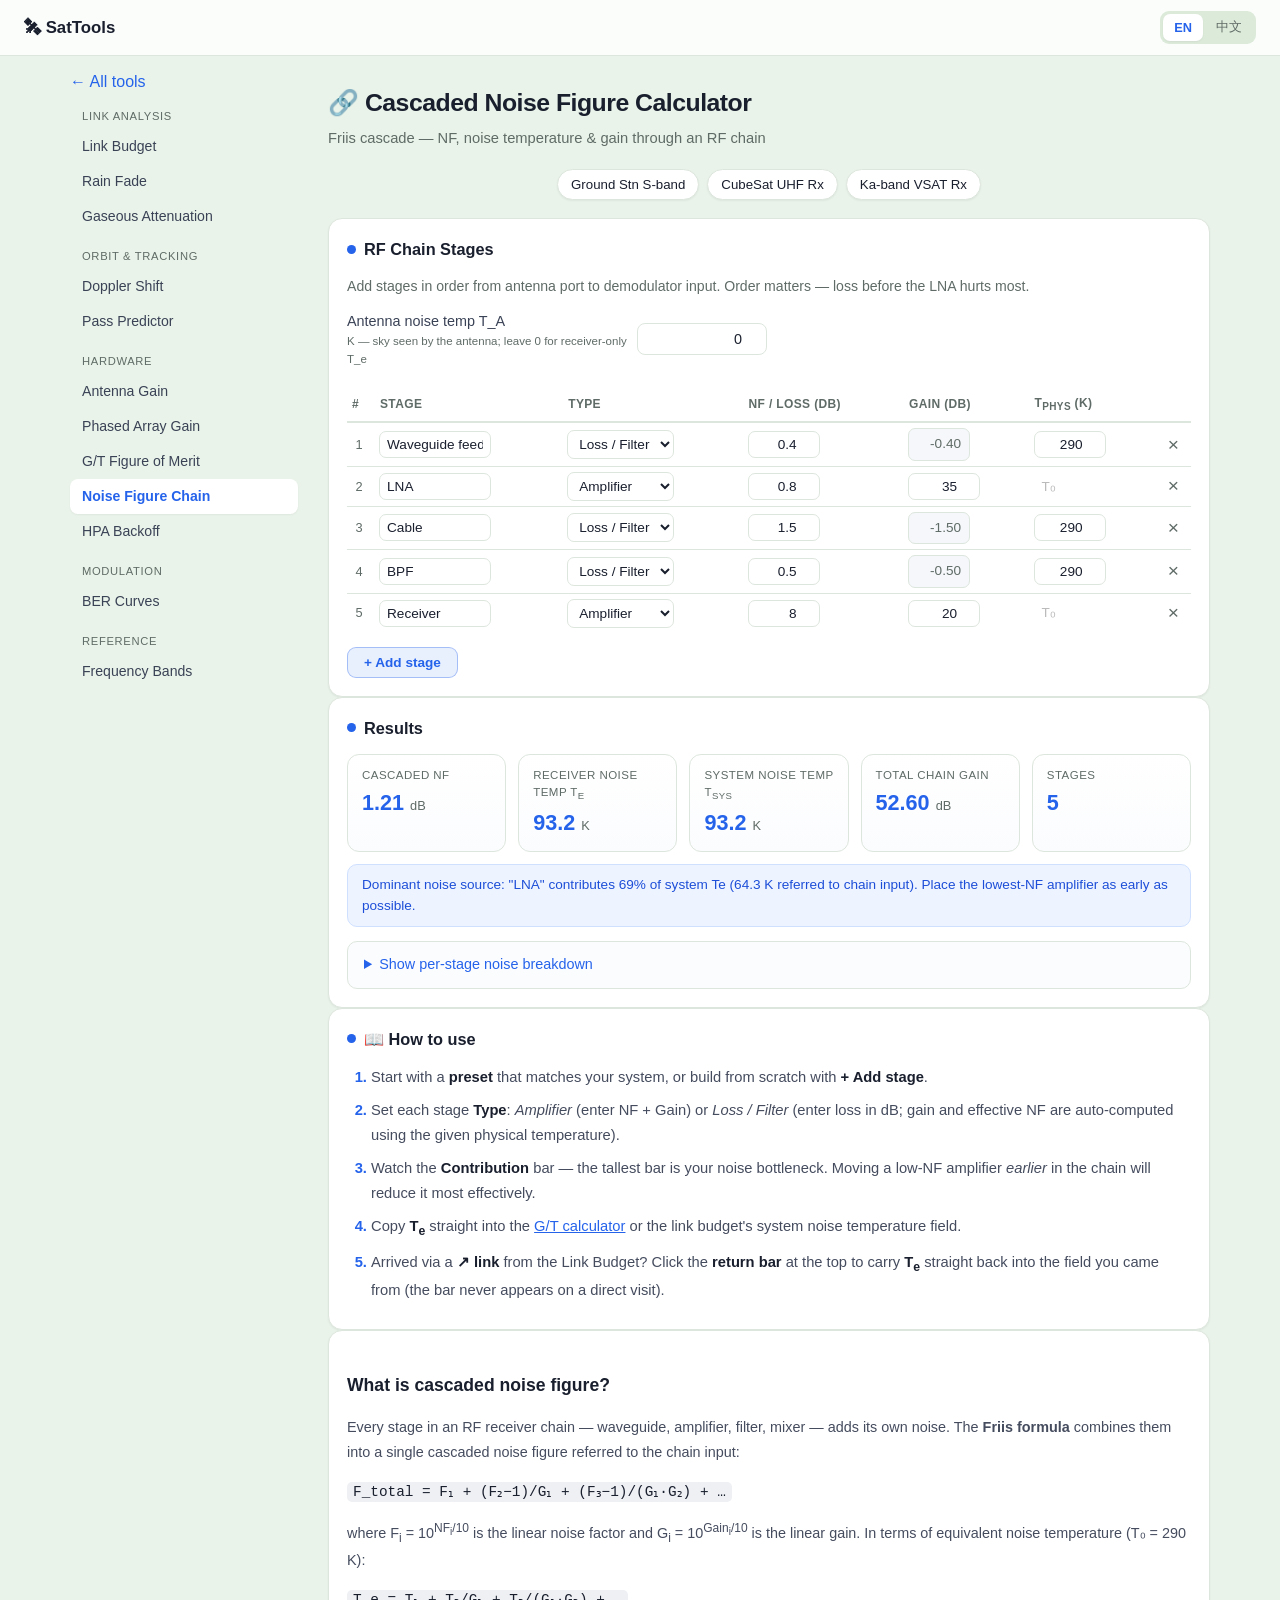
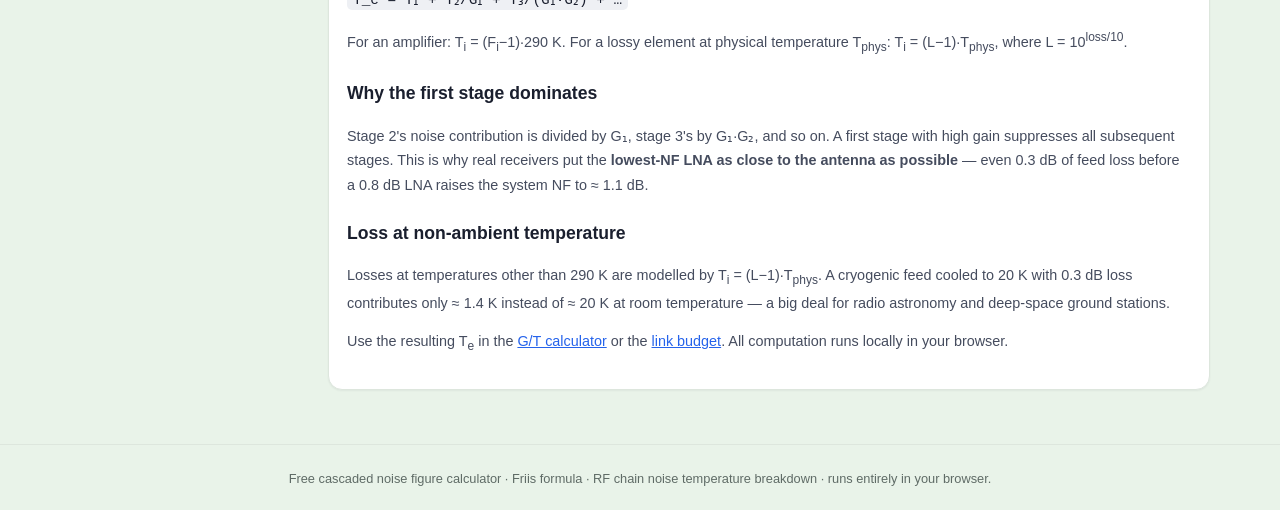
<file: noise-figure.html>
<!DOCTYPE html>
<html lang="en">
<head>
<meta charset="UTF-8">
<meta name="viewport" content="width=device-width, initial-scale=1.0">
<title>Cascaded Noise Figure Calculator — Friis RF Chain NF &amp; Noise Temperature</title>
<meta name="description" content="Free Friis cascade calculator for satellite RF receiver chains. Build a chain of amplifiers and loss elements to get cascaded noise figure (dB), system noise temperature (K), and per-stage noise contribution breakdown.">
<meta name="keywords" content="cascaded noise figure calculator, Friis formula, RF chain noise temperature, LNA noise figure, satellite receiver NF, noise figure cascade, system noise temperature">
<link rel="canonical" href="https://sunelliot.github.io/link-budget-calculator/noise-figure.html">
<meta property="og:type" content="website">
<meta property="og:title" content="Cascaded Noise Figure Calculator">
<meta property="og:description" content="Friis cascade: build an RF chain of amps and losses to get cascaded NF (dB), system noise temperature (K), and per-stage noise contribution.">
<meta property="og:image" content="https://sunelliot.github.io/link-budget-calculator/og.png">
<meta property="og:image:width" content="1200">
<meta property="og:image:height" content="630">
<meta name="twitter:card" content="summary_large_image">
<meta name="twitter:image" content="https://sunelliot.github.io/link-budget-calculator/og.png">
<link rel="stylesheet" href="styles.css?v=25">
<script src="i18n.js?v=25"></script>
<script src="a11y.js?v=25"></script>
<meta name="theme-color" content="#16a34a">
<link rel="icon" href="icons/icon-192.png" type="image/png">
<link rel="apple-touch-icon" href="icons/icon-192.png">
<style>
.stage-wrap{overflow-x:auto;-webkit-overflow-scrolling:touch}
.stage-tbl{width:100%;border-collapse:collapse;font-size:.87rem}
.stage-tbl th{color:var(--muted);font-weight:600;font-size:.75rem;text-transform:uppercase;
  letter-spacing:.03em;padding:7px 5px;border-bottom:2px solid var(--line);white-space:nowrap}
.stage-tbl td{padding:5px 4px;border-bottom:1px solid var(--line);vertical-align:middle}
.stage-tbl tr:last-child td{border-bottom:none}
.stage-tbl input,.stage-tbl select{padding:5px 7px;border:1px solid var(--line);border-radius:7px;
  font-size:.85rem;background:#fff;color:var(--txt);font-family:inherit}
.stage-tbl input[type=number]{width:72px;text-align:right}
.stage-tbl input[type=text]{width:112px;text-align:left}
.stage-tbl input:focus,.stage-tbl select:focus{outline:none;border-color:var(--accent);
  box-shadow:0 0 0 2px var(--accent-soft)}
.auto-val{color:var(--muted);font-size:.85rem;font-variant-numeric:tabular-nums;
  background:#f5f7fa;border:1px solid var(--line);border-radius:7px;
  display:inline-block;padding:5px 8px;min-width:62px;text-align:right}
.dim-val{color:#bbb;font-size:.85rem;padding:0 8px}
.del-btn{background:none;border:none;color:var(--muted);font-size:1.2rem;cursor:pointer;
  padding:2px 8px;border-radius:6px;line-height:1}
.del-btn:hover{background:rgba(220,38,38,.10);color:var(--bad)}
.add-btn{margin-top:14px;background:var(--accent-soft);border:1px solid rgba(37,99,235,.35);
  color:var(--accent);padding:7px 16px;border-radius:9px;font-size:.85rem;cursor:pointer;
  font-weight:600;font-family:inherit}
.add-btn:hover{background:var(--accent);color:#fff}
.bar-wrap{display:flex;align-items:center;gap:6px;min-width:110px}
.bar-bg{flex:1;height:8px;background:#eef0f4;border-radius:4px;overflow:hidden;min-width:44px}
.bar-fill{height:100%;border-radius:4px;background:var(--accent);transition:width .2s}
.bar-fill.hi{background:var(--bad)}
.bar-fill.med{background:var(--warn)}
.bar-pct{min-width:40px;text-align:right;font-size:.8rem;color:var(--muted);font-variant-numeric:tabular-nums}
</style>
<script type="application/ld+json">
{"@context":"https://schema.org","@type":"WebApplication","name":"Cascaded Noise Figure Calculator","applicationCategory":"EngineeringApplication","operatingSystem":"Any","offers":{"@type":"Offer","price":"0","priceCurrency":"USD"}}
</script>
<link rel="manifest" href="manifest.json">
</head>
<body>
<nav class="topnav">
  <a class="brand" href="index.html">🛰 SatTools</a>
</nav>

<div class="page">
<aside class="sidebar">
  <a class="home" href="index.html" style="display:block;text-decoration:none">← All tools</a>
  <ul class="toolnav">
    <li class="grp">Link Analysis</li>
    <li><a href="link-budget.html">Link Budget</a></li>
    <li><a href="rain.html">Rain Fade</a></li>
    <li><a href="gas.html">Gaseous Attenuation</a></li>
    <li class="grp">Orbit &amp; Tracking</li>
    <li><a href="doppler.html">Doppler Shift</a></li>
    <li><a href="pass-prediction.html">Pass Predictor</a></li>
    <li class="grp">Hardware</li>
    <li><a href="antenna.html">Antenna Gain</a></li>
    <li><a href="phased-array.html">Phased Array Gain</a></li>
    <li><a href="gt.html">G/T Figure of Merit</a></li>
    <li><a href="noise-figure.html" class="active">Noise Figure Chain</a></li>
    <li><a href="hpa-backoff.html">HPA Backoff</a></li>
    <li class="grp">Modulation</li>
    <li><a href="ber.html">BER Curves</a></li>
    <li class="grp">Reference</li>
    <li><a href="bands.html">Frequency Bands</a></li>
  </ul>
</aside>
<div class="pagemain">

<header>
  <h1>🔗 Cascaded Noise Figure Calculator</h1>
  <p>Friis cascade — NF, noise temperature &amp; gain through an RF chain</p>
</header>

<div class="wrap">
  <div class="preset-bar">
    <button data-preset="sband">Ground Stn S-band</button>
    <button data-preset="cubesat">CubeSat UHF Rx</button>
    <button data-preset="ka">Ka-band VSAT Rx</button>
  </div>

  <div class="adslot">Ad placeholder</div>

  <div class="card" style="grid-column:1/-1">
    <h2><span class="dot"></span>RF Chain Stages</h2>
    <p style="color:var(--muted);font-size:.88rem;margin:0 0 14px">
      <span class="en-only">Add stages in order from antenna port to demodulator input. Order matters — loss before the LNA hurts most.</span>
      <span class="zh-only">按天线端口到解调器输入的顺序添加各级。顺序很重要——LNA 之前的损耗影响最大。</span>
    </p>
    <div class="row" style="max-width:420px"><label>Antenna noise temp T_A<span class="hint">K — sky seen by the antenna; leave 0 for receiver-only T_e</span></label><input type="number" id="ta" value="0" step="any"></div>
    <div class="stage-wrap">
      <table class="stage-tbl">
        <thead>
          <tr>
            <th style="width:28px">#</th>
            <th>Stage</th>
            <th>Type</th>
            <th>NF / Loss (dB)</th>
            <th>Gain (dB)</th>
            <th>T<sub>phys</sub> (K)</th>
            <th style="width:36px"></th>
          </tr>
        </thead>
        <tbody id="chain"></tbody>
      </table>
    </div>
    <button class="add-btn" id="addStage">+ Add stage</button>
  </div>

  <div class="card results">
    <h2><span class="dot"></span>Results</h2>
    <div class="resgrid">
      <div class="metric">
        <div class="k">Cascaded NF</div>
        <div class="v"><span id="r_nf">–</span> <span class="u">dB</span></div>
      </div>
      <div class="metric">
        <div class="k">Receiver noise temp T<sub>e</sub></div>
        <div class="v"><span id="r_te">–</span> <span class="u">K</span></div>
      </div>
      <div class="metric">
        <div class="k">System noise temp T<sub>sys</sub></div>
        <div class="v"><span id="r_tsys">–</span> <span class="u">K</span></div>
      </div>
      <div class="metric">
        <div class="k">Total chain gain</div>
        <div class="v"><span id="r_gain">–</span> <span class="u">dB</span></div>
      </div>
      <div class="metric">
        <div class="k">Stages</div>
        <div class="v"><span id="r_n">–</span></div>
      </div>
    </div>
    <div class="note" id="r_note" style="display:none"></div>
    <details>
      <summary>Show per-stage noise breakdown</summary>
      <div style="overflow-x:auto;margin-top:4px">
        <table>
          <thead>
            <tr>
              <th>#</th>
              <th>Stage</th>
              <th>NF / Loss</th>
              <th>Gain</th>
              <th data-en="Device T<sub>e</sub>" data-zh="器件噪温 T<sub>e</sub>">Device T<sub>e</sub></th>
              <th data-en="T<sub>e</sub> at input" data-zh="T<sub>e</sub> 折算到输入端">T<sub>e</sub> at input</th>
              <th style="min-width:130px">Contribution</th>
              <th>Cum. NF</th>
            </tr>
          </thead>
          <tbody id="bdbody"></tbody>
        </table>
      </div>
    </details>
  </div>

  <div class="adslot">Ad placeholder</div>

  <div class="card">
    <h2><span class="dot"></span>📖 How to use</h2>
    <ol class="howto">
      <li>
        <span class="en-only">Start with a <b>preset</b> that matches your system, or build from scratch with <b>+ Add stage</b>.</span>
        <span class="zh-only">选择一个与你系统匹配的<b>预设</b>,或点击 <b>+ 添加级</b> 从头构建。</span>
      </li>
      <li>
        <span class="en-only">Set each stage <b>Type</b>: <em>Amplifier</em> (enter NF + Gain) or <em>Loss / Filter</em> (enter loss in dB; gain and effective NF are auto-computed using the given physical temperature).</span>
        <span class="zh-only">设置每级的<b>类型</b>:<em>放大器</em>(填 NF + 增益)或<em>损耗 / 滤波器</em>(填损耗 dB;增益与等效 NF 按物理温度自动计算)。</span>
      </li>
      <li>
        <span class="en-only">Watch the <b>Contribution</b> bar — the tallest bar is your noise bottleneck. Moving a low-NF amplifier <em>earlier</em> in the chain will reduce it most effectively.</span>
        <span class="zh-only">关注<b>贡献</b>条——最长的条是噪声瓶颈。将低 NF 放大器<em>前移</em>到链路更前端,可最有效地降低整体噪声。</span>
      </li>
      <li>
        <span class="en-only">Copy <b>T<sub>e</sub></b> straight into the <a href="gt.html" style="color:var(--accent)">G/T calculator</a> or the link budget's system noise temperature field.</span>
        <span class="zh-only">将 <b>T<sub>e</sub></b> 直接填入 <a href="gt.html" style="color:var(--accent)">G/T 计算器</a>或链路预算的系统噪温输入框。</span>
      </li>
      <li>
        <span class="en-only">Arrived via a <b>↗ link</b> from the Link Budget? Click the <b>return bar</b> at the top to carry <b>T<sub>e</sub></b> straight back into the field you came from (the bar never appears on a direct visit).</span>
        <span class="zh-only">如果是点链路预算里的 <b>↗ 链接</b>跳转而来,点顶部的<b>返回条</b>即可把 <b>T<sub>e</sub></b> 直接带回原字段(直接访问不会显示返回条)。</span>
      </li>
    </ol>
  </div>

  <div class="card">
    <div class="article en-only">
      <h2>What is cascaded noise figure?</h2>
      <p>Every stage in an RF receiver chain — waveguide, amplifier, filter, mixer — adds its own noise.
      The <strong>Friis formula</strong> combines them into a single cascaded noise figure referred to the chain input:</p>
      <p><code>F_total = F₁ + (F₂−1)/G₁ + (F₃−1)/(G₁·G₂) + …</code></p>
      <p>where F<sub>i</sub> = 10<sup>NF<sub>i</sub>/10</sup> is the linear noise factor and G<sub>i</sub> = 10<sup>Gain<sub>i</sub>/10</sup>
      is the linear gain. In terms of equivalent noise temperature (T₀ = 290 K):</p>
      <p><code>T_e = T₁ + T₂/G₁ + T₃/(G₁·G₂) + …</code></p>
      <p>For an amplifier: T<sub>i</sub> = (F<sub>i</sub>−1)·290 K.
      For a lossy element at physical temperature T<sub>phys</sub>: T<sub>i</sub> = (L−1)·T<sub>phys</sub>,
      where L = 10<sup>loss/10</sup>.</p>
      <h2>Why the first stage dominates</h2>
      <p>Stage 2's noise contribution is divided by G₁, stage 3's by G₁·G₂, and so on. A first stage with
      high gain suppresses all subsequent stages. This is why real receivers put the
      <strong>lowest-NF LNA as close to the antenna as possible</strong> — even 0.3 dB of feed loss
      before a 0.8 dB LNA raises the system NF to ≈ 1.1 dB.</p>
      <h2>Loss at non-ambient temperature</h2>
      <p>Losses at temperatures other than 290 K are modelled by T<sub>i</sub> = (L−1)·T<sub>phys</sub>.
      A cryogenic feed cooled to 20 K with 0.3 dB loss contributes only ≈ 1.4 K instead of ≈ 20 K at
      room temperature — a big deal for radio astronomy and deep-space ground stations.</p>
      <p>Use the resulting T<sub>e</sub> in the <a href="gt.html" style="color:var(--accent)">G/T calculator</a>
      or the <a href="link-budget.html" style="color:var(--accent)">link budget</a>. All computation runs locally in your browser.</p>
    </div>
    <div class="article zh-only">
      <h2>什么是级联噪声系数?</h2>
      <p>射频接收链中的每一级——波导、放大器、滤波器、混频器——都会引入自身噪声。
      <strong>Friis 公式</strong>将它们合并为折算到链路输入端的总噪声系数:</p>
      <p><code>F_total = F₁ + (F₂−1)/G₁ + (F₃−1)/(G₁·G₂) + …</code></p>
      <p>其中 F<sub>i</sub> = 10<sup>NF<sub>i</sub>/10</sup> 为线性噪声因子,G<sub>i</sub> = 10<sup>增益<sub>i</sub>/10</sup> 为线性增益。等价的噪声温度形式(T₀ = 290 K):</p>
      <p><code>T_e = T₁ + T₂/G₁ + T₃/(G₁·G₂) + …</code></p>
      <p>对于放大器:T<sub>i</sub> = (F<sub>i</sub>−1)·290 K。对于物理温度 T<sub>phys</sub> 下的损耗元件:T<sub>i</sub> = (L−1)·T<sub>phys</sub>,其中 L = 10<sup>损耗/10</sup>。</p>
      <h2>为什么第一级最重要</h2>
      <p>第 2 级噪声贡献被 G₁ 除,第 3 级被 G₁·G₂ 除,以此类推。若第一级增益高,后续各级的噪声均被压低。这正是真实接收机总是将<strong>最低 NF 的 LNA 尽量靠近天线放置</strong>的原因——LNA 前仅 0.3 dB 馈线损耗就会使系统 NF 从 0.8 dB 升至约 1.1 dB。</p>
      <h2>非常温下的损耗</h2>
      <p>温度不同于 290 K 的损耗通过 T<sub>i</sub> = (L−1)·T<sub>phys</sub> 建模。降温至 20 K 的深冷馈线(0.3 dB 损耗)仅贡献约 1.4 K,而常温下同样损耗会贡献约 20 K——对射电天文和深空地面站影响显著。</p>
      <p>将得到的 T<sub>e</sub> 填入 <a href="gt.html" style="color:var(--accent)">G/T 计算器</a>或<a href="link-budget.html" style="color:var(--accent)">链路预算</a>。全部计算在浏览器本地完成。</p>
    </div>
  </div>
</div>

</div>
</div>

<footer>Free cascaded noise figure calculator · Friis formula · RF chain noise temperature breakdown · runs entirely in your browser.</footer>

<script src="share.js?v=25"></script>
<script src="linkout.js?v=1"></script>
<script>
const $ = id => document.getElementById(id);
const T0 = 290;
let stages = [];
let nextId = 0;

function mkStage(cfg) {
  return {
    id: nextId++,
    name:  cfg.name  ?? '',
    type:  cfg.type  ?? 'amp',
    nf:    cfg.nf    ?? 3,
    gain:  cfg.gain  ?? 20,
    tphys: cfg.tphys ?? T0,
  };
}

function syncFromDOM() {
  document.querySelectorAll('#chain tr[data-id]').forEach(row => {
    const id = parseInt(row.dataset.id);
    const s  = stages.find(x => x.id === id);
    if (!s) return;
    s.name  = row.querySelector('.s-name').value;
    s.type  = row.querySelector('.s-type').value;
    s.nf    = parseFloat(row.querySelector('.s-nf').value)  || 0;
    if (s.type === 'amp') {
      const gi = row.querySelector('.s-gain');
      s.gain  = gi ? (parseFloat(gi.value) || 0) : s.gain;
      s.tphys = T0;
    } else {
      s.gain  = -s.nf;
      const ti = row.querySelector('.s-tp');
      s.tphys = ti ? (parseFloat(ti.value) || T0) : T0;
    }
  });
}

function esc(s) {
  return String(s).replace(/&/g,'&amp;').replace(/</g,'&lt;').replace(/>/g,'&gt;').replace(/"/g,'&quot;');
}

function renderTable() {
  $('chain').innerHTML = stages.map((s, i) => {
    const isLoss = s.type === 'loss';
    return `<tr data-id="${s.id}">
      <td style="color:var(--muted);font-size:.8rem;text-align:center;padding-right:8px">${i + 1}</td>
      <td><input type="text" class="s-name" value="${esc(s.name)}" placeholder="${t('Stage','级')} ${i + 1}"></td>
      <td>
        <select class="s-type">
          <option value="amp"  ${!isLoss ? 'selected' : ''}>${t('Amplifier','放大器')}</option>
          <option value="loss" ${ isLoss ? 'selected' : ''}>${t('Loss / Filter','损耗 / 滤波器')}</option>
        </select>
      </td>
      <td><input type="number" class="s-nf" value="${s.nf}" step="any" min="0"></td>
      <td>${isLoss
        ? `<span class="auto-val">${(-s.nf).toFixed(2)}</span>`
        : `<input type="number" class="s-gain" value="${s.gain}" step="any">`
      }</td>
      <td>${isLoss
        ? `<input type="number" class="s-tp" value="${s.tphys}" step="any" min="0">`
        : `<span class="dim-val">T₀</span>`
      }</td>
      <td><button class="del-btn" data-delid="${s.id}" title="${t('Remove stage','删除级')}">×</button></td>
    </tr>`;
  }).join('');

  const tbody = $('chain');
  tbody.querySelectorAll('.s-type').forEach(sel => sel.addEventListener('change', () => {
    syncFromDOM(); renderTable(); compute();
  }));
  tbody.querySelectorAll('.s-name,.s-nf,.s-gain,.s-tp').forEach(inp => inp.addEventListener('input', () => {
    syncFromDOM(); compute();
  }));
  tbody.querySelectorAll('.del-btn').forEach(btn => btn.addEventListener('click', () => {
    stages = stages.filter(x => x.id !== parseInt(btn.dataset.delid));
    renderTable(); compute();
  }));
}

function compute() {
  if (!stages.length) {
    ['r_nf','r_te','r_gain'].forEach(id => $(id).textContent = '–');
    $('r_n').textContent = '0';
    $('r_note').style.display = 'none';
    $('bdbody').innerHTML = '';
    return;
  }

  let cumGain = 1, teSys = 0;
  const bd = [];

  stages.forEach((s, i) => {
    let F, G, Te;
    if (s.type === 'loss') {
      const L = Math.pow(10, s.nf / 10);
      Te = (L - 1) * s.tphys;
      F  = 1 + Te / T0;
      G  = 1 / L;
    } else {
      F  = Math.pow(10, s.nf / 10);
      Te = (F - 1) * T0;
      G  = Math.pow(10, s.gain / 10);
    }
    const teRef = Te / cumGain;
    teSys  += teRef;
    cumGain *= G;
    bd.push({
      name:   s.name || t(`Stage ${i + 1}`, `第 ${i + 1} 级`),
      nf:     s.nf,
      gain:   s.type === 'loss' ? -s.nf : s.gain,
      Te, teRef,
      cumNF:  10 * Math.log10(1 + teSys / T0),
      cumGdb: 10 * Math.log10(cumGain),
    });
  });

  const cascNF  = 10 * Math.log10(1 + teSys / T0);
  const totGain = 10 * Math.log10(cumGain);
  const f1 = x => x.toFixed(1);
  const f2 = x => x.toFixed(2);

  /* teSys is the receiver chain alone. A link budget's T_sys is referred to
     the antenna aperture and must also carry the sky the antenna is looking
     at, so the hand-back is T_A + T_e — sending bare T_e would drop 50-200 K
     on a typical LEO ground station and overstate G/T by well over a dB. */
  const TA   = parseFloat($('ta').value) || 0;
  const Tsys = TA + teSys;

  $('r_nf').textContent   = f2(cascNF);
  $('r_te').textContent   = f1(teSys);
  $('r_tsys').textContent = f1(Tsys);
  $('r_gain').textContent = f2(totGain);
  $('r_n').textContent    = stages.length;
  if(window.LinkOut) LinkOut.updateReturnBar(Tsys);

  const dom  = bd.reduce((a, b) => a.teRef > b.teRef ? a : b, bd[0]);
  const domP = (dom.teRef / teSys * 100).toFixed(0);
  const note = $('r_note');
  note.style.display = '';
  note.textContent = t(
    `Dominant noise source: "${dom.name}" contributes ${domP}% of system Te (${f1(dom.teRef)} K referred to chain input). Place the lowest-NF amplifier as early as possible.`,
    `主要噪声源:"${dom.name}" 贡献系统噪温的 ${domP}%(折算到输入端 ${f1(dom.teRef)} K)。将最低 NF 放大器尽量前置于链路中。`
  );

  $('bdbody').innerHTML = bd.map((r, i) => {
    const pct = teSys > 0 ? r.teRef / teSys : 0;
    const cls = pct > 0.5 ? 'hi' : pct > 0.2 ? 'med' : '';
    const barW = Math.max(2, Math.round(pct * 100));
    return `<tr>
      <td style="color:var(--muted);font-size:.8rem">${i + 1}</td>
      <td>${esc(r.name)}</td>
      <td class="num">${f2(r.nf)} dB</td>
      <td class="num">${f2(r.gain)} dB</td>
      <td class="num">${f1(r.Te)} K</td>
      <td class="num">${f1(r.teRef)} K</td>
      <td>
        <div class="bar-wrap">
          <div class="bar-bg"><div class="bar-fill ${cls}" style="width:${barW}%"></div></div>
          <span class="bar-pct">${(pct * 100).toFixed(1)}%</span>
        </div>
      </td>
      <td class="num">${f2(r.cumNF)} dB</td>
    </tr>`;
  }).join('');
}

const PRESETS = {
  sband: [
    { name:'Waveguide feed', namezh:'馈线波导',     type:'loss', nf:0.4, tphys:290 },
    { name:'LNA',            namezh:'低噪放 (LNA)', type:'amp',  nf:0.8, gain:35   },
    { name:'Cable',          namezh:'馈电电缆',     type:'loss', nf:1.5, tphys:290 },
    { name:'BPF',            namezh:'带通滤波器',   type:'loss', nf:0.5, tphys:290 },
    { name:'Receiver',       namezh:'接收机',       type:'amp',  nf:8.0, gain:20   },
  ],
  cubesat: [
    { name:'RF connector',   namezh:'射频接头',     type:'loss', nf:0.2, tphys:290 },
    { name:'LNA',            namezh:'低噪放 (LNA)', type:'amp',  nf:1.2, gain:25   },
    { name:'IF amplifier',   namezh:'中频放大器',   type:'amp',  nf:5.0, gain:20   },
  ],
  ka: [
    { name:'Feed / OMT',     namezh:'馈源/正交模耦合器', type:'loss', nf:0.3, tphys:290 },
    { name:'LNA',            namezh:'低噪放 (LNA)',       type:'amp',  nf:1.5, gain:40   },
    { name:'Down-conv loss', namezh:'下变频损耗',         type:'loss', nf:6.0, tphys:290 },
    { name:'IF amplifier',   namezh:'中频放大器',         type:'amp',  nf:3.0, gain:30   },
    { name:'IF filter',      namezh:'中频滤波器',         type:'loss', nf:1.0, tphys:290 },
  ],
};

function applyPreset(key) {
  if (!PRESETS[key]) return;
  stages = []; nextId = 0;
  PRESETS[key].forEach(p => stages.push(mkStage({ ...p, name: t(p.name, p.namezh) })));
  renderTable(); compute();
}

document.querySelectorAll('.preset-bar button').forEach(btn =>
  btn.addEventListener('click', () => applyPreset(btn.dataset.preset)));

$('addStage').addEventListener('click', () => {
  stages.push(mkStage({ name:'', type:'amp', nf:3, gain:20, tphys:T0 }));
  renderTable(); compute();
});

// T_A lives outside the stage table, so it needs its own listener — the
// table's handler is bound per-row inside renderTable().
$('ta').addEventListener('input', compute);

// Init after i18n has set the language (i18n DOMContentLoaded fires first)
document.addEventListener('DOMContentLoaded', () => {
  if (window.LinkOut) LinkOut.initReturnBar();
  applyPreset('sband');
  // apply() can restore ?ta=… from a shared link, so recompute after it
  if (window.ShareTool && ShareTool.apply()) compute();
  if (window.ShareTool) ShareTool.initButton();
  // Re-render on language switch so select options and dynamic text update
  if (window.onLang) window.onLang(() => { renderTable(); compute(); });
});
</script>
<script>if("serviceWorker"in navigator)navigator.serviceWorker.register("sw.js");</script>
</body>
</html>
</file>
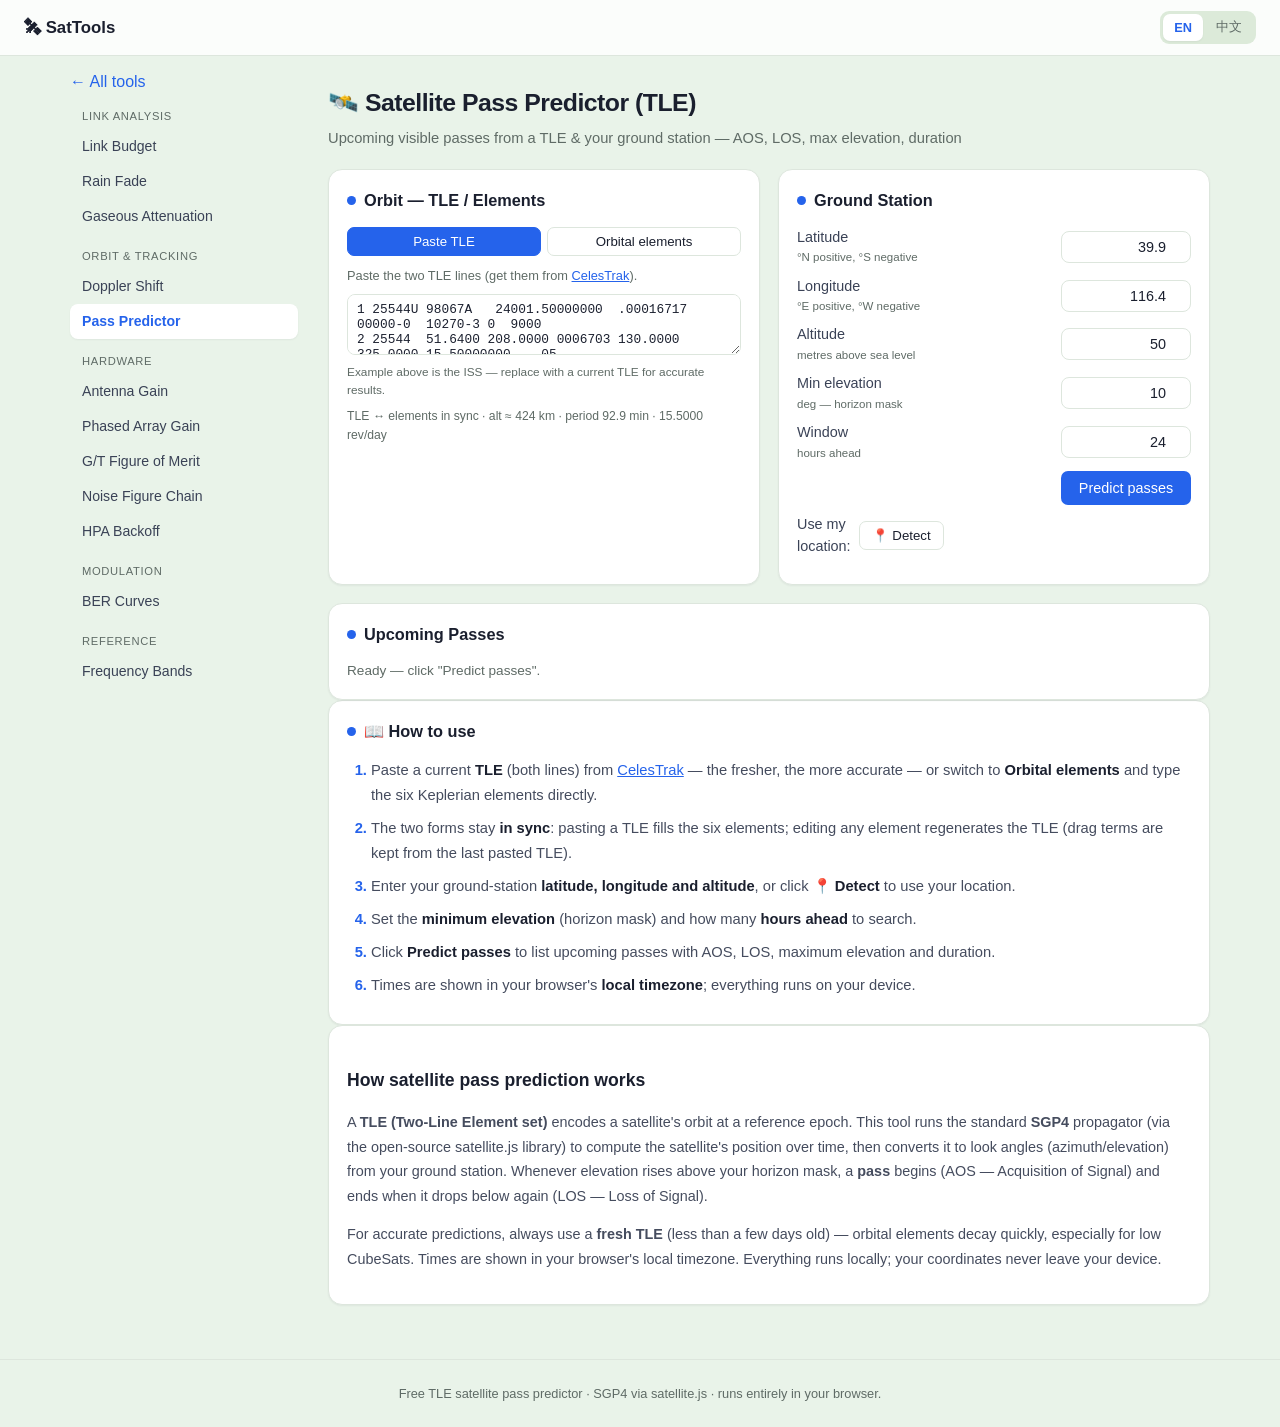
<file: pass-prediction.html>
<!DOCTYPE html>
<html lang="en">
<head>
<meta charset="UTF-8">
<meta name="viewport" content="width=device-width, initial-scale=1.0">
<title>Satellite Pass Predictor (TLE) — Free Online Tool</title>
<meta name="description" content="Free satellite pass predictor. Paste a TLE or enter six Keplerian orbital elements (two-way synced) plus your ground-station coordinates to compute upcoming visible passes: AOS, LOS, maximum elevation and duration. Runs in your browser.">
<meta name="keywords" content="satellite pass predictor, TLE tracker, orbital elements, Keplerian elements, satellite tracking, AOS LOS, satellite visibility, ground station pass prediction, ISS pass">
<link rel="canonical" href="https://sunelliot.github.io/link-budget-calculator/pass-prediction.html">
<meta property="og:type" content="website">
<meta property="og:title" content="Satellite Pass Predictor (TLE)">
<meta property="og:description" content="Paste a TLE and your coordinates to get upcoming visible passes: AOS, LOS, max elevation, duration.">
<meta property="og:image" content="https://sunelliot.github.io/link-budget-calculator/og.png">
<meta property="og:image:width" content="1200">
<meta property="og:image:height" content="630">
<meta name="twitter:card" content="summary_large_image">
<meta name="twitter:image" content="https://sunelliot.github.io/link-budget-calculator/og.png">
<link rel="stylesheet" href="styles.css?v=25">
<script src="i18n.js?v=25"></script>
<script src="a11y.js?v=25"></script>
<meta name="theme-color" content="#16a34a">
<link rel="icon" href="icons/icon-192.png" type="image/png">
<link rel="apple-touch-icon" href="icons/icon-192.png">
<!-- <script async src="https://pagead2.googlesyndication.com/pagead/js/adsbygoogle.js?client=ca-pub-XXXXXXXXXXXXXXXX" crossorigin="anonymous"></script> -->
<script type="application/ld+json">
{"@context":"https://schema.org","@type":"WebApplication","name":"Satellite Pass Predictor","applicationCategory":"EngineeringApplication","operatingSystem":"Any","offers":{"@type":"Offer","price":"0","priceCurrency":"USD"}}
</script>
<link rel="manifest" href="manifest.json">
</head>
<body>
<nav class="topnav">
  <a class="brand" href="index.html">🛰 SatTools</a>
</nav>

<div class="page">
<aside class="sidebar">
  <a class="home" href="index.html" style="display:block;text-decoration:none">← All tools</a>
  <ul class="toolnav">
    <li class="grp">Link Analysis</li>
    <li><a href="link-budget.html">Link Budget</a></li>
    <li><a href="rain.html">Rain Fade</a></li>
    <li><a href="gas.html">Gaseous Attenuation</a></li>
    <li class="grp">Orbit &amp; Tracking</li>
    <li><a href="doppler.html">Doppler Shift</a></li>
    <li><a href="pass-prediction.html" class="active">Pass Predictor</a></li>
    <li class="grp">Hardware</li>
    <li><a href="antenna.html">Antenna Gain</a></li>
    <li><a href="phased-array.html">Phased Array Gain</a></li>
    <li><a href="gt.html">G/T Figure of Merit</a></li>
    <li><a href="noise-figure.html">Noise Figure Chain</a></li>
    <li><a href="hpa-backoff.html">HPA Backoff</a></li>
    <li class="grp">Modulation</li>
    <li><a href="ber.html">BER Curves</a></li>
    <li class="grp">Reference</li>
    <li><a href="bands.html">Frequency Bands</a></li>
  </ul>
</aside>
<div class="pagemain">

<header>
  <h1>🛰️ Satellite Pass Predictor (TLE)</h1>
  <p>Upcoming visible passes from a TLE &amp; your ground station — AOS, LOS, max elevation, duration</p>
</header>

<div class="wrap">
  <div class="adslot">Ad placeholder</div>

  <div class="grid">
    <div class="card">
      <h2><span class="dot"></span>Orbit — TLE / Elements</h2>
      <style>
        .oe-pills{display:flex;gap:6px;margin-bottom:10px}
        .oe-pills button{flex:1;padding:6px 10px;background:#fff;border:1px solid var(--line);color:var(--txt);border-radius:7px;font-size:.83rem;cursor:pointer}
        .oe-pills button.active{background:var(--accent);border-color:var(--accent);color:#fff}
      </style>
      <div class="oe-pills">
        <button type="button" id="mode-tle" class="active">Paste TLE</button>
        <button type="button" id="mode-oe">Orbital elements</button>
      </div>
      <div id="sec-tle">
        <p style="color:var(--muted);font-size:.8rem;margin:0 0 8px">
          <span class="en-only">Paste the two TLE lines (get them from <a href="https://celestrak.org/NORAD/elements/" style="color:var(--accent)" target="_blank" rel="noopener">CelesTrak</a>).</span><span class="zh-only">粘贴两行 TLE(可从 <a href="https://celestrak.org/NORAD/elements/" style="color:var(--accent)" target="_blank" rel="noopener">CelesTrak</a> 获取)。</span>
        </p>
        <div class="row"><textarea id="tle" rows="3" spellcheck="false" aria-label="Two-Line Element (TLE), both lines">1 25544U 98067A   24001.50000000  .00016717  00000-0  10270-3 0  9000
2 25544  51.6400 208.0000 0006703 130.0000 325.0000 15.50000000    05</textarea></div>
        <p style="color:var(--muted);font-size:.74rem;margin:2px 0 0">Example above is the ISS — replace with a current TLE for accurate results.</p>
      </div>
      <div id="sec-oe" style="display:none">
        <div class="row"><label>Epoch (UTC)<span class="hint">element set reference time</span></label><input type="datetime-local" id="oe_epoch" step="1" style="width:210px"></div>
        <div class="row"><label>Semi-major axis a<span class="hint">km — 6371 + altitude</span></label><input type="number" id="oe_a" step="any"></div>
        <div class="row"><label>Eccentricity e<span class="hint">0 ≤ e &lt; 1</span></label><input type="number" id="oe_e" step="any" min="0" max="0.9999999"></div>
        <div class="row"><label>Inclination i<span class="hint">deg</span></label><input type="number" id="oe_i" step="any"></div>
        <div class="row"><label>RAAN Ω<span class="hint">deg</span></label><input type="number" id="oe_raan" step="any"></div>
        <div class="row"><label>Argument of perigee ω<span class="hint">deg</span></label><input type="number" id="oe_argp" step="any"></div>
        <div class="row"><label>Mean anomaly M<span class="hint">deg</span></label><input type="number" id="oe_ma" step="any"></div>
      </div>
      <div id="oe_status" style="color:var(--muted);font-size:.76rem;margin-top:8px"></div>
    </div>

    <div class="card">
      <h2><span class="dot"></span>Ground Station</h2>
      <div class="row"><label>Latitude<span class="hint">°N positive, °S negative</span></label><input type="number" id="lat" value="39.9" step="any"></div>
      <div class="row"><label>Longitude<span class="hint">°E positive, °W negative</span></label><input type="number" id="lon" value="116.4" step="any"></div>
      <div class="row"><label>Altitude<span class="hint">metres above sea level</span></label><input type="number" id="hgt" value="50" step="any"></div>
      <div class="row"><label>Min elevation<span class="hint">deg — horizon mask</span></label><input type="number" id="minel" value="10" step="any"></div>
      <div class="row"><label>Window<span class="hint">hours ahead</span></label><input type="number" id="hours" value="24" step="any"></div>
      <div class="row">
        <label></label>
        <button id="go" style="width:130px;padding:9px;background:var(--accent);border:none;color:#fff;border-radius:7px;font-size:.9rem;cursor:pointer">Predict passes</button>
      </div>
      <div class="row" style="justify-content:flex-start;gap:8px">
        <label style="flex:0">Use my location:</label>
        <button id="geo" style="width:auto;padding:6px 12px;background:var(--card);border:1px solid var(--line);color:var(--txt);border-radius:7px;font-size:.83rem;cursor:pointer">📍 Detect</button>
      </div>
    </div>

    <div class="card results">
      <h2><span class="dot"></span>Upcoming Passes</h2>
      <div id="status" style="color:var(--muted);font-size:.85rem">Loading orbit library…</div>
      <table id="out" style="display:none">
        <thead><tr><th>#</th><th>AOS (local · az)</th><th>Max elev (time · az)</th><th>LOS (local · az)</th><th>Duration</th></tr></thead>
        <tbody></tbody>
      </table>
    </div>
  </div>

  <div class="adslot">Ad placeholder</div>

  <div class="card">
    <h2><span class="dot"></span>📖 How to use</h2>
    <ol class="howto">
      <li><span class="en-only">Paste a current <b>TLE</b> (both lines) from <a href="https://celestrak.org/NORAD/elements/" target="_blank" rel="noopener">CelesTrak</a> — the fresher, the more accurate — or switch to <b>Orbital elements</b> and type the six Keplerian elements directly.</span><span class="zh-only">从 <a href="https://celestrak.org/NORAD/elements/" target="_blank" rel="noopener">CelesTrak</a> 粘贴最新的<b>两行根数 TLE</b>(两行都要)——越新越准;也可切换到<b>六根数</b>直接填写开普勒根数。</span></li>
      <li><span class="en-only">The two forms stay <b>in sync</b>: pasting a TLE fills the six elements; editing any element regenerates the TLE (drag terms are kept from the last pasted TLE).</span><span class="zh-only">两种输入<b>相互同步</b>:粘贴 TLE 会填入六根数,修改任一根数会重新生成 TLE(大气阻力项沿用上次粘贴的 TLE)。</span></li>
      <li><span class="en-only">Enter your ground-station <b>latitude, longitude and altitude</b>, or click <b>📍 Detect</b> to use your location.</span><span class="zh-only">输入地面站<b>纬度、经度、海拔</b>,或点 <b>📍 Detect</b> 使用当前位置。</span></li>
      <li><span class="en-only">Set the <b>minimum elevation</b> (horizon mask) and how many <b>hours ahead</b> to search.</span><span class="zh-only">设置<b>最低仰角</b>(地平遮挡)和向后预测的<b>小时数</b>。</span></li>
      <li><span class="en-only">Click <b>Predict passes</b> to list upcoming passes with AOS, LOS, maximum elevation and duration.</span><span class="zh-only">点 <b>Predict passes</b> 列出未来过境的 AOS、LOS、最大仰角和时长。</span></li>
      <li><span class="en-only">Times are shown in your browser's <b>local timezone</b>; everything runs on your device.</span><span class="zh-only">时间按浏览器<b>本地时区</b>显示;全部在本地运算,坐标不上传。</span></li>
    </ol>
  </div>

  <div class="card">
    <div class="article en-only">
      <h2>How satellite pass prediction works</h2>
      <p>A <strong>TLE (Two-Line Element set)</strong> encodes a satellite's orbit at a reference epoch.
      This tool runs the standard <strong>SGP4</strong> propagator (via the open-source satellite.js library)
      to compute the satellite's position over time, then converts it to look angles (azimuth/elevation)
      from your ground station. Whenever elevation rises above your horizon mask, a <strong>pass</strong> begins
      (AOS — Acquisition of Signal) and ends when it drops below again (LOS — Loss of Signal).</p>
      <p>For accurate predictions, always use a <strong>fresh TLE</strong> (less than a few days old) — orbital
      elements decay quickly, especially for low CubeSats. Times are shown in your browser's local timezone.
      Everything runs locally; your coordinates never leave your device.</p>
    </div>
    <div class="article zh-only">
      <h2>卫星过顶预测原理</h2>
      <p><strong>TLE(两行根数)</strong>以一个参考历元编码卫星轨道。本工具运行标准的 <strong>SGP4</strong> 传播器(通过开源库 satellite.js)计算卫星随时间的位置,再换算为相对地面站的视角(方位/仰角)。每当仰角升过你的地平遮挡时,一次<strong>过境</strong>开始(AOS —— 信号捕获),再次落到其下时结束(LOS —— 信号丢失)。</p>
      <p>要预测准确,请始终使用<strong>最新的 TLE</strong>(不超过几天)——轨道根数衰减很快,低轨立方星尤甚。时间按你浏览器的本地时区显示。一切在本地运行,你的坐标绝不离开你的设备。</p>
    </div>
  </div>
</div>

</div>
</div>

<footer>Free TLE satellite pass predictor · SGP4 via satellite.js · runs entirely in your browser.</footer>

<script src="vendor/satellite.min.js"></script>
<script src="share.js?v=25"></script>
<script>
const $=id=>document.getElementById(id);
const num=id=>parseFloat($(id).value)||0;
const status=$('status');

function libReady(){return typeof satellite!=='undefined'&&satellite.twoline2satrec;}
function setIdleStatus(){status.textContent=libReady()?t('Ready — click "Predict passes".','已就绪 —— 点"预测过境"。'):t('Loading orbit library…','正在加载轨道库…');}
setIdleStatus();
if(!libReady()){
  let n=0,iv=setInterval(()=>{ if(libReady()){clearInterval(iv);setIdleStatus();}
    else if(++n>40){clearInterval(iv);status.innerHTML='<span style="color:var(--bad)">'+t('Could not load the orbit library (satellite.js). Try reloading the page.','无法加载轨道库(satellite.js)。请刷新页面重试。')+'</span>';}},250);
}

/* ── TLE ↔ Keplerian elements two-way sync ─────────────────────────
   The TLE textarea stays the single source the propagator reads;
   editing the six elements regenerates the TLE (checksummed, column-
   exact), and editing/pasting a TLE re-fills the six element fields.
   Programmatic .value writes don't fire 'input', so no update loops. */
const MU_KM=398600.4418, RE_KM=6371;
// Line-1 fields we can't derive from the six elements (drag terms, ids)
// are preserved from the last successfully parsed TLE:
let tleMeta={satnum:'99999',classif:'U',intl:'24001A  ',ndot:' .00016717',nddot:' 00000-0',bstar:' 10270-3',elset:' 900',rev:'    0'};
let tleName='';

function tleChecksum(line){let s=0;for(const c of line){if(c>='0'&&c<='9')s+=+c;else if(c==='-')s++;}return String(s%10);}
const norm360=x=>((x%360)+360)%360;

function epochToDate(str){ // "24001.50000000" → Date (UTC)
  const yy=parseInt(str.slice(0,2),10), doy=parseFloat(str.slice(2));
  if(!isFinite(yy)||!isFinite(doy)) return null;
  const year=yy<57?2000+yy:1900+yy;
  return new Date(Date.UTC(year,0,1)+(doy-1)*86400000);
}
function dateToEpoch(d){ // Date → "YYDDD.DDDDDDDD"
  const y=d.getUTCFullYear();
  const doy=(d.getTime()-Date.UTC(y,0,1))/86400000+1;
  const [ip,fp]=doy.toFixed(8).split('.');
  return String(y%100).padStart(2,'0')+ip.padStart(3,'0')+'.'+fp;
}
function dateToUTCInput(d){ // Date → datetime-local string, shown as UTC
  const p=n=>String(n).padStart(2,'0');
  return d.getUTCFullYear()+'-'+p(d.getUTCMonth()+1)+'-'+p(d.getUTCDate())+'T'+p(d.getUTCHours())+':'+p(d.getUTCMinutes())+':'+p(d.getUTCSeconds());
}
function utcInputToDate(v){ if(!v) return null; const d=new Date(v+'Z'); return isFinite(d.getTime())?d:null; }

function parseTLE(l1,l2){
  if(!l1||!l2||l1.length<68||l2.length<68) return null;
  const epoch=epochToDate(l1.slice(18,32).trim());
  const incl=parseFloat(l2.slice(8,16)), raan=parseFloat(l2.slice(17,25));
  const ecc=parseFloat('0.'+l2.slice(26,33).trim());
  const argp=parseFloat(l2.slice(34,42)), ma=parseFloat(l2.slice(43,51));
  const n=parseFloat(l2.slice(52,63));
  if(!epoch||![incl,raan,ecc,argp,ma,n].every(isFinite)||n<=0) return null;
  const a=Math.cbrt(MU_KM/Math.pow(n*2*Math.PI/86400,2));
  tleMeta={satnum:l1.slice(2,7),classif:l1.slice(7,8),intl:l1.slice(9,17),
           ndot:l1.slice(33,43),nddot:l1.slice(44,52),bstar:l1.slice(53,61),
           elset:l1.slice(64,68),rev:l2.slice(63,68)};
  return {epoch,a,ecc,incl,raan,argp,ma};
}
function genTLE(el){
  const nRev=86400/(2*Math.PI*Math.sqrt(Math.pow(el.a,3)/MU_KM));
  const f84=x=>norm360(x).toFixed(4).padStart(8,' ');
  let l1='1 '+tleMeta.satnum+tleMeta.classif+' '+tleMeta.intl+' '+dateToEpoch(el.epoch)+' '+tleMeta.ndot+' '+tleMeta.nddot+' '+tleMeta.bstar+' 0 '+tleMeta.elset;
  l1+=tleChecksum(l1);
  let l2='2 '+tleMeta.satnum+' '+f84(el.incl)+' '+f84(el.raan)+' '+Math.min(Math.max(el.ecc,0),0.9999999).toFixed(7).slice(2)+' '+f84(el.argp)+' '+f84(el.ma)+' '+nRev.toFixed(8).padStart(11,' ')+tleMeta.rev;
  l2+=tleChecksum(l2);
  return [l1,l2];
}
function oeStatus(ok, el){
  const s=$('oe_status'); if(!s) return;
  if(!ok){ s.innerHTML='<span style="color:var(--bad)">'+t('Cannot sync — check the TLE / element values.','无法同步——请检查 TLE / 根数取值。')+'</span>'; return; }
  const period=2*Math.PI*Math.sqrt(Math.pow(el.a,3)/MU_KM)/60;
  const nRev=1440/period;
  s.textContent=t(
    `TLE ↔ elements in sync · alt ≈ ${(el.a-RE_KM).toFixed(0)} km · period ${period.toFixed(1)} min · ${nRev.toFixed(4)} rev/day`,
    `TLE ↔ 六根数已同步 · 轨道高度 ≈ ${(el.a-RE_KM).toFixed(0)} km · 周期 ${period.toFixed(1)} 分钟 · ${nRev.toFixed(4)} 圈/天`);
}
function tleLines(){
  const lines=$('tle').value.trim().split(/\r?\n/).map(s=>s.trim()).filter(Boolean);
  return {l1:lines.find(l=>l.startsWith('1 ')), l2:lines.find(l=>l.startsWith('2 ')),
          name:lines.find(l=>!l.startsWith('1 ')&&!l.startsWith('2 '))||''};
}
function fillElementsFromTLE(){
  const {l1,l2,name}=tleLines();
  const el=parseTLE(l1,l2);
  if(!el){ oeStatus(false); return; }
  tleName=name;
  $('oe_epoch').value=dateToUTCInput(el.epoch);
  $('oe_a').value=el.a.toFixed(3);
  $('oe_e').value=el.ecc.toFixed(7);
  $('oe_i').value=el.incl.toFixed(4);
  $('oe_raan').value=el.raan.toFixed(4);
  $('oe_argp').value=el.argp.toFixed(4);
  $('oe_ma').value=el.ma.toFixed(4);
  oeStatus(true, el);
}
function fillTLEFromElements(){
  const epoch=utcInputToDate($('oe_epoch').value);
  const el={epoch,a:num('oe_a'),ecc:parseFloat($('oe_e').value)||0,
            incl:num('oe_i'),raan:num('oe_raan'),argp:num('oe_argp'),ma:num('oe_ma')};
  if(!epoch||!(el.a>RE_KM)||el.ecc<0||el.ecc>=1){ oeStatus(false); return; }
  $('tle').value=(tleName?tleName+'\n':'')+genTLE(el).join('\n');
  oeStatus(true, el);
}
function setOrbitMode(mode){
  $('sec-tle').style.display = mode==='tle'?'':'none';
  $('sec-oe').style.display  = mode==='oe'?'':'none';
  $('mode-tle').classList.toggle('active',mode==='tle');
  $('mode-oe').classList.toggle('active',mode==='oe');
}
$('mode-tle').addEventListener('click',()=>setOrbitMode('tle'));
$('mode-oe').addEventListener('click',()=>setOrbitMode('oe'));
$('tle').addEventListener('input',fillElementsFromTLE);
['oe_epoch','oe_a','oe_e','oe_i','oe_raan','oe_argp','oe_ma'].forEach(id=>
  $(id).addEventListener('input',fillTLEFromElements));

function fmtLocal(d){return d.toLocaleString(undefined,{month:'short',day:'2-digit',hour:'2-digit',minute:'2-digit',second:'2-digit'});}
function fmtTime(d){return d.toLocaleTimeString(undefined,{hour:'2-digit',minute:'2-digit',second:'2-digit'});}
const COMPASS=['N','NNE','NE','ENE','E','ESE','SE','SSE','S','SSW','SW','WSW','W','WNW','NW','NNW'];
function compass(az){return COMPASS[Math.round(((az%360)+360)%360/22.5)%16];}
function azSub(az){return `<br><span style="font-size:.78em;color:var(--muted);font-variant-numeric:tabular-nums">${Math.round(az)}° ${compass(az)}</span>`;}

function predict(){
  if(!libReady()){status.textContent=t('Orbit library not loaded yet — please wait a moment.','轨道库尚未加载完成 —— 请稍候。');return;}
  const lines=$('tle').value.trim().split(/\r?\n/).map(s=>s.trim()).filter(Boolean);
  const l1=lines.find(l=>l.startsWith('1 '))||lines[lines.length-2];
  const l2=lines.find(l=>l.startsWith('2 '))||lines[lines.length-1];
  let rec;
  try{ rec=satellite.twoline2satrec(l1,l2); }catch(e){ rec=null; }
  if(!rec||rec.error){status.innerHTML='<span style="color:var(--bad)">'+t('Invalid TLE — please paste both lines (starting with "1 " and "2 ").','TLE 无效 —— 请粘贴两行(分别以 "1 " 和 "2 " 开头)。')+'</span>';return;}

  const gs={longitude:satellite.degreesToRadians(num('lon')),latitude:satellite.degreesToRadians(num('lat')),height:num('hgt')/1000};
  const minEl=num('minel'), hours=Math.min(Math.max(num('hours'),1),168);
  const start=Date.now(), step=15000; // 15 s
  const rows=[]; let inPass=false,aosKnown=true,aos=null,azAos=null,maxEl=-90,maxT=null,azMax=null,n=0;
  for(let s=0;s<=hours*3600;s+=step/1000){
    const t=new Date(start+s*1000);
    const pv=satellite.propagate(rec,t); if(!pv.position) continue;
    const la=satellite.ecfToLookAngles(gs,satellite.eciToEcf(pv.position,satellite.gstime(t)));
    const el=satellite.radiansToDegrees(la.elevation);
    const az=satellite.radiansToDegrees(la.azimuth);
    if(el>=minEl){
      if(!inPass){inPass=true;aosKnown=(s>0);aos=t;azAos=az;maxEl=el;maxT=t;azMax=az;}
      else if(el>maxEl){maxEl=el;maxT=t;azMax=az;}
    } else if(inPass){ inPass=false;n++;
      const dur=Math.round((t-aos)/1000);
      rows.push({n,aos,aosKnown,azAos,maxEl,maxT,azMax,los:t,azLos:az,dur});
      if(n>=60)break; }
  }
  const tb=$('out').querySelector('tbody'); tb.innerHTML='';
  if(!rows.length){ status.innerHTML=t('No passes above '+minEl+'° in the next '+hours+' h for this TLE / location.','未来 '+hours+' 小时内,该 TLE / 位置无高于 '+minEl+'° 的过境。'); $('out').style.display='none'; return; }
  rows.forEach(r=>{
    const m=Math.floor(r.dur/60), ss=r.dur%60;
    const aosCell=r.aosKnown?fmtLocal(r.aos)+azSub(r.azAos):
      '<span style="color:var(--muted)">'+t('already up','已在过境中')+'</span>';
    tb.insertAdjacentHTML('beforeend',
      `<tr><td>${r.n}</td><td>${aosCell}</td><td class="num">${r.maxEl.toFixed(1)}° (${fmtTime(r.maxT)})${azSub(r.azMax)}</td><td>${fmtTime(r.los)}${azSub(r.azLos)}</td><td class="num">${m}m ${ss}s</td></tr>`);
  });
  status.textContent=t(rows.length+' pass(es) above '+minEl+'° in the next '+hours+' h (local time). TLE epoch age affects accuracy.','未来 '+hours+' 小时内有 '+rows.length+' 次高于 '+minEl+'° 的过境(本地时间)。TLE 历元越旧越不准。');
  $('out').style.display='';
}

$('go').addEventListener('click',predict);
$('geo').addEventListener('click',()=>{
  if(!navigator.geolocation){status.textContent=t('Geolocation not supported by this browser.','此浏览器不支持定位。');return;}
  status.textContent=t('Requesting location…','正在请求定位…');
  navigator.geolocation.getCurrentPosition(p=>{
    $('lat').value=p.coords.latitude.toFixed(4);
    $('lon').value=p.coords.longitude.toFixed(4);
    if(p.coords.altitude!=null)$('hgt').value=Math.round(p.coords.altitude);
    status.textContent=t('Location set — click "Predict passes".','已设置位置 —— 点"预测过境"。');
  },()=>{status.textContent=t('Could not get location (permission denied).','无法获取位置(权限被拒绝)。');});
});

if(window.ShareTool){ const shared = ShareTool.apply(); ShareTool.initButton();
  if(shared && libReady()) predict(); }
fillElementsFromTLE();
if(window.onLang) window.onLang(()=>{ if($('out').style.display==='none') setIdleStatus(); });
</script>
<script>if("serviceWorker"in navigator)navigator.serviceWorker.register("sw.js");</script>
</body>
</html>
</file>
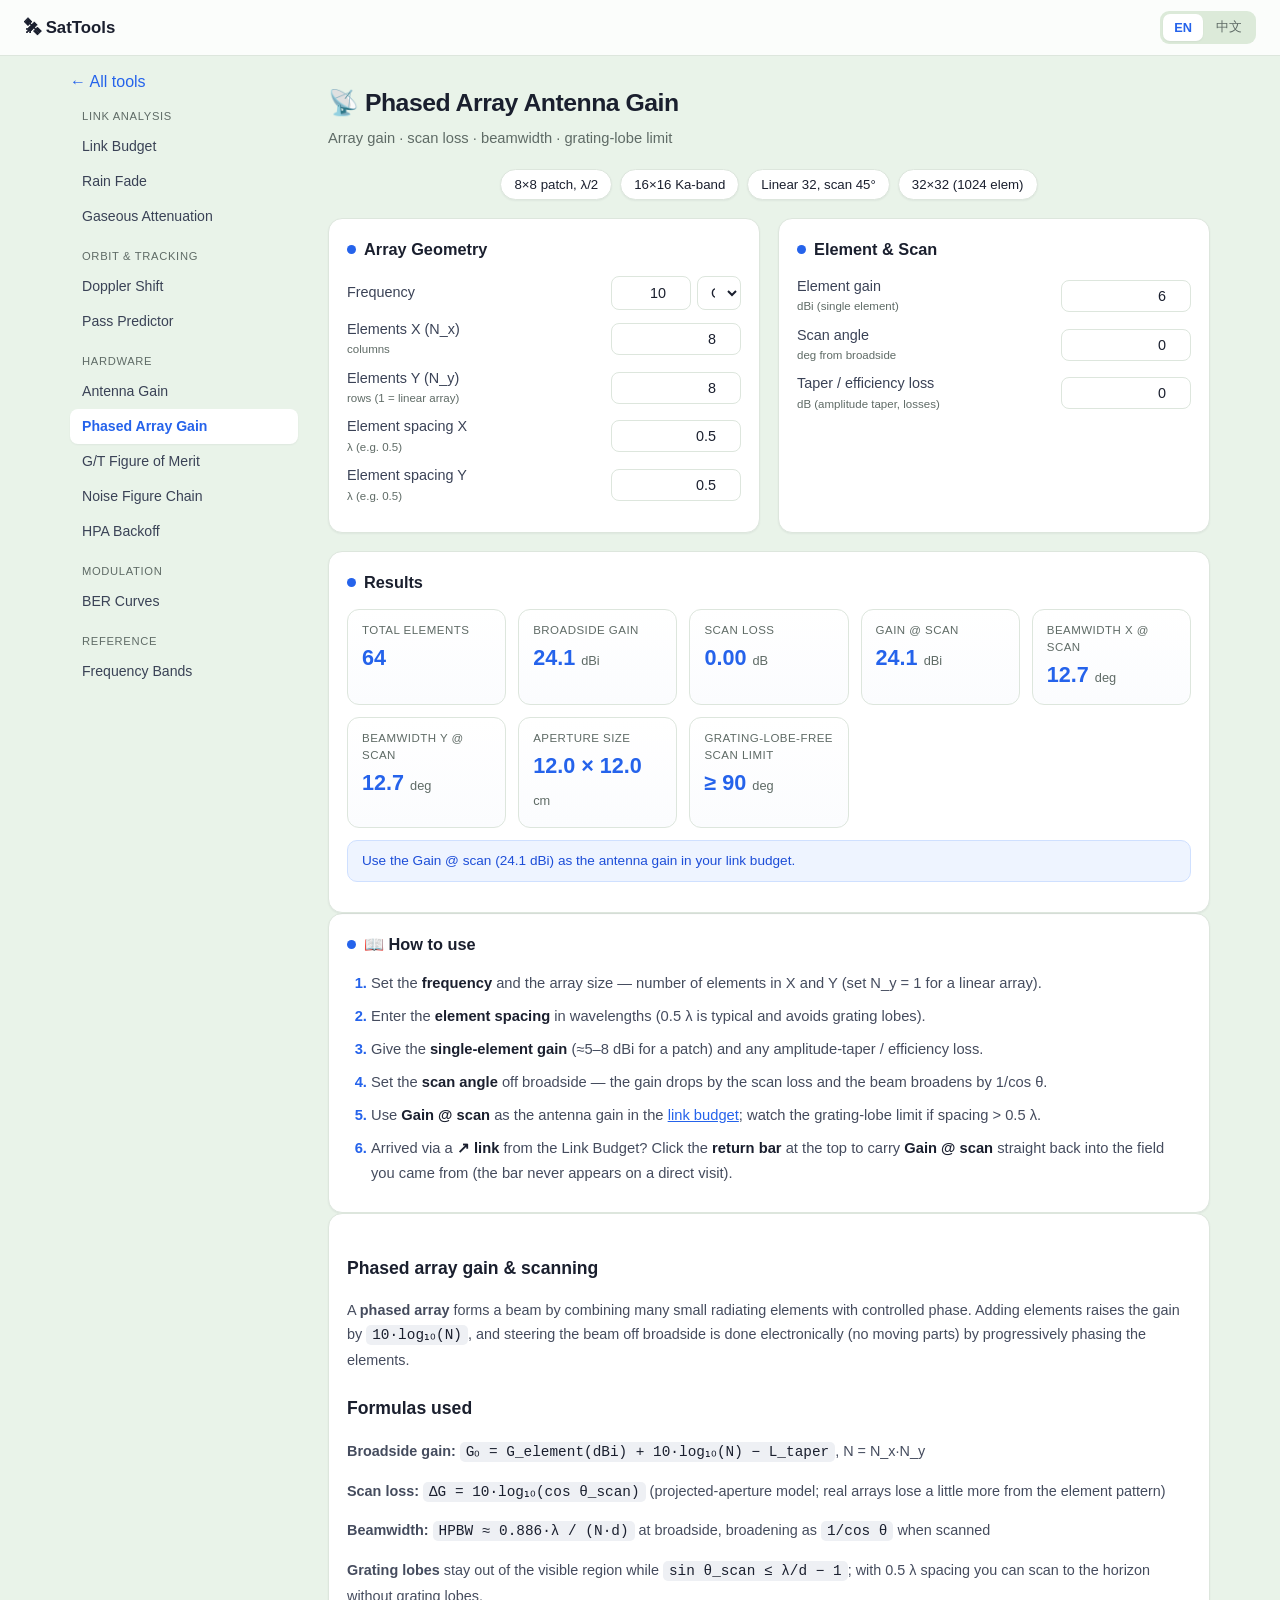
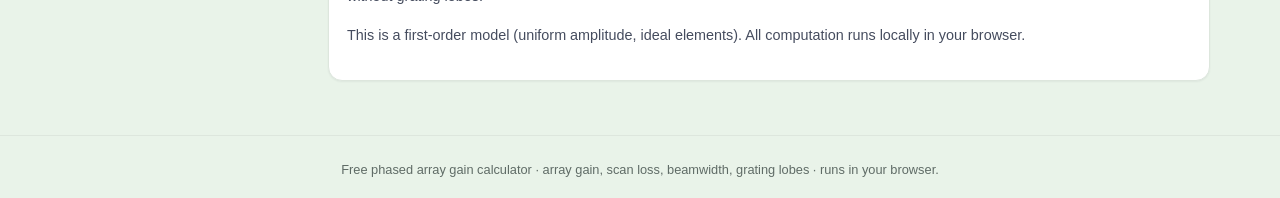
<file: phased-array.html>
<!DOCTYPE html>
<html lang="en">
<head>
<meta charset="UTF-8">
<meta name="viewport" content="width=device-width, initial-scale=1.0">
<title>Phased Array Antenna Gain Calculator — Scan Loss, Beamwidth, Grating Lobes</title>
<meta name="description" content="Free phased array antenna gain calculator. Compute array gain, scan loss, half-power beamwidth, aperture size and the grating-lobe-free scan limit from element count, spacing and scan angle.">
<meta name="keywords" content="phased array gain calculator, array antenna gain, scan loss, grating lobe, beamwidth, AESA, element spacing, beam steering">
<link rel="canonical" href="https://sunelliot.github.io/link-budget-calculator/phased-array.html">
<meta property="og:type" content="website">
<meta property="og:title" content="Phased Array Antenna Gain Calculator">
<meta property="og:description" content="Array gain, scan loss, beamwidth, aperture and grating-lobe-free scan limit for phased arrays.">
<meta property="og:image" content="https://sunelliot.github.io/link-budget-calculator/og.png">
<meta property="og:image:width" content="1200">
<meta property="og:image:height" content="630">
<meta name="twitter:card" content="summary_large_image">
<meta name="twitter:image" content="https://sunelliot.github.io/link-budget-calculator/og.png">
<link rel="stylesheet" href="styles.css?v=25">
<script src="i18n.js?v=25"></script>
<script src="a11y.js?v=25"></script>
<meta name="theme-color" content="#16a34a">
<link rel="icon" href="icons/icon-192.png" type="image/png">
<link rel="apple-touch-icon" href="icons/icon-192.png">
<!-- <script async src="https://pagead2.googlesyndication.com/pagead/js/adsbygoogle.js?client=ca-pub-XXXXXXXXXXXXXXXX" crossorigin="anonymous"></script> -->
<script type="application/ld+json">
{"@context":"https://schema.org","@type":"WebApplication","name":"Phased Array Antenna Gain Calculator","applicationCategory":"EngineeringApplication","operatingSystem":"Any","offers":{"@type":"Offer","price":"0","priceCurrency":"USD"}}
</script>
<link rel="manifest" href="manifest.json">
</head>
<body>
<nav class="topnav">
  <a class="brand" href="index.html">🛰 SatTools</a>
</nav>

<div class="page">
<aside class="sidebar">
  <a class="home" href="index.html" style="display:block;text-decoration:none">← All tools</a>
  <ul class="toolnav">
    <li class="grp">Link Analysis</li>
    <li><a href="link-budget.html">Link Budget</a></li>
    <li><a href="rain.html">Rain Fade</a></li>
    <li><a href="gas.html">Gaseous Attenuation</a></li>
    <li class="grp">Orbit &amp; Tracking</li>
    <li><a href="doppler.html">Doppler Shift</a></li>
    <li><a href="pass-prediction.html">Pass Predictor</a></li>
    <li class="grp">Hardware</li>
    <li><a href="antenna.html">Antenna Gain</a></li>
    <li><a href="phased-array.html" class="active">Phased Array Gain</a></li>
    <li><a href="gt.html">G/T Figure of Merit</a></li>
    <li><a href="noise-figure.html">Noise Figure Chain</a></li>
    <li><a href="hpa-backoff.html">HPA Backoff</a></li>
    <li class="grp">Modulation</li>
    <li><a href="ber.html">BER Curves</a></li>
    <li class="grp">Reference</li>
    <li><a href="bands.html">Frequency Bands</a></li>
  </ul>
</aside>
<div class="pagemain">
<header>
  <h1>📡 Phased Array Antenna Gain</h1>
  <p>Array gain · scan loss · beamwidth · grating-lobe limit</p>
</header>

<div class="wrap">
  <div class="preset-bar">
    <button data-preset="p88">8×8 patch, λ/2</button>
    <button data-preset="ka">16×16 Ka-band</button>
    <button data-preset="lin">Linear 32, scan 45°</button>
    <button data-preset="big">32×32 (1024 elem)</button>
  </div>

  <div class="adslot">Ad placeholder</div>

  <div class="grid">
    <div class="card">
      <h2><span class="dot"></span>Array Geometry</h2>
      <div class="row">
        <label>Frequency</label>
        <div class="ig">
          <input type="number" id="freq" value="10" step="any">
          <select id="frequnit"><option value="GHz">GHz</option><option value="MHz">MHz</option></select>
        </div>
      </div>
      <div class="row"><label>Elements X (N_x)<span class="hint">columns</span></label><input type="number" id="nx" value="8" step="1"></div>
      <div class="row"><label>Elements Y (N_y)<span class="hint">rows (1 = linear array)</span></label><input type="number" id="ny" value="8" step="1"></div>
      <div class="row"><label>Element spacing X<span class="hint">λ (e.g. 0.5)</span></label><input type="number" id="dx" value="0.5" step="any"></div>
      <div class="row"><label>Element spacing Y<span class="hint">λ (e.g. 0.5)</span></label><input type="number" id="dy" value="0.5" step="any"></div>
    </div>

    <div class="card">
      <h2><span class="dot"></span>Element &amp; Scan</h2>
      <div class="row"><label>Element gain<span class="hint">dBi (single element)</span></label><input type="number" id="ge" value="6" step="any"></div>
      <div class="row"><label>Scan angle<span class="hint">deg from broadside</span></label><input type="number" id="scan" value="0" step="any"></div>
      <div class="row"><label>Taper / efficiency loss<span class="hint">dB (amplitude taper, losses)</span></label><input type="number" id="taper" value="0" step="any"></div>
    </div>

    <div class="card results">
      <h2><span class="dot"></span>Results</h2>
      <div class="resgrid">
        <div class="metric"><div class="k">Total elements</div><div class="v"><span id="r_n">–</span></div></div>
        <div class="metric"><div class="k">Broadside gain</div><div class="v"><span id="r_g0">–</span> <span class="u">dBi</span></div></div>
        <div class="metric"><div class="k">Scan loss</div><div class="v"><span id="r_sl">–</span> <span class="u">dB</span></div></div>
        <div class="metric"><div class="k">Gain @ scan</div><div class="v"><span id="r_gs">–</span> <span class="u">dBi</span></div></div>
        <div class="metric"><div class="k">Beamwidth X @ scan</div><div class="v"><span id="r_bwx">–</span> <span class="u">deg</span></div></div>
        <div class="metric"><div class="k">Beamwidth Y @ scan</div><div class="v"><span id="r_bwy">–</span> <span class="u">deg</span></div></div>
        <div class="metric"><div class="k">Aperture size</div><div class="v"><span id="r_ap">–</span> <span class="u">cm</span></div></div>
        <div class="metric"><div class="k">Grating-lobe-free scan limit</div><div class="v"><span id="r_gl">–</span> <span class="u">deg</span></div></div>
      </div>
      <div class="note" id="note"></div>
    </div>
  </div>

  <div class="adslot">Ad placeholder</div>

  <div class="card">
    <h2><span class="dot"></span>📖 How to use</h2>
    <ol class="howto">
      <li><span class="en-only">Set the <b>frequency</b> and the array size — number of elements in X and Y (set N_y = 1 for a linear array).</span><span class="zh-only">设置<b>频率</b>和阵列规模——X、Y 方向的阵元数(Y 向填 1 即为线阵)。</span></li>
      <li><span class="en-only">Enter the <b>element spacing</b> in wavelengths (0.5 λ is typical and avoids grating lobes).</span><span class="zh-only">输入以波长为单位的<b>阵元间距</b>(常取 0.5 λ,可避免栅瓣)。</span></li>
      <li><span class="en-only">Give the <b>single-element gain</b> (≈5–8 dBi for a patch) and any amplitude-taper / efficiency loss.</span><span class="zh-only">填入<b>单个阵元增益</b>(贴片约 5–8 dBi)以及幅度加权/效率损耗。</span></li>
      <li><span class="en-only">Set the <b>scan angle</b> off broadside — the gain drops by the scan loss and the beam broadens by 1/cos θ.</span><span class="zh-only">设置距法向的<b>扫描角</b>——增益按扫描损耗下降,波束按 1/cos θ 展宽。</span></li>
      <li><span class="en-only">Use <b>Gain @ scan</b> as the antenna gain in the <a href="link-budget.html" style="color:var(--accent)">link budget</a>; watch the grating-lobe limit if spacing &gt; 0.5 λ.</span><span class="zh-only">把<b>扫描角增益</b>作为<a href="link-budget.html" style="color:var(--accent)">链路预算</a>里的天线增益;间距 &gt; 0.5 λ 时注意栅瓣极限。</span></li>
      <li><span class="en-only">Arrived via a <b>↗ link</b> from the Link Budget? Click the <b>return bar</b> at the top to carry <b>Gain @ scan</b> straight back into the field you came from (the bar never appears on a direct visit).</span><span class="zh-only">如果是点链路预算里的 <b>↗ 链接</b>跳转而来,点顶部的<b>返回条</b>即可把<b>扫描角增益</b>直接带回原字段(直接访问不会显示返回条)。</span></li>
    </ol>
  </div>

  <div class="card">
    <div class="article en-only">
      <h2>Phased array gain &amp; scanning</h2>
      <p>A <strong>phased array</strong> forms a beam by combining many small radiating elements with controlled
      phase. Adding elements raises the gain by <code>10·log₁₀(N)</code>, and steering the beam off broadside is
      done electronically (no moving parts) by progressively phasing the elements.</p>
      <h2>Formulas used</h2>
      <p><strong>Broadside gain:</strong> <code>G₀ = G_element(dBi) + 10·log₁₀(N) − L_taper</code>, N = N_x·N_y</p>
      <p><strong>Scan loss:</strong> <code>ΔG = 10·log₁₀(cos θ_scan)</code> (projected-aperture model; real arrays lose a little more from the element pattern)</p>
      <p><strong>Beamwidth:</strong> <code>HPBW ≈ 0.886·λ / (N·d)</code> at broadside, broadening as <code>1/cos θ</code> when scanned</p>
      <p><strong>Grating lobes</strong> stay out of the visible region while <code>sin θ_scan ≤ λ/d − 1</code>;
      with 0.5 λ spacing you can scan to the horizon without grating lobes.</p>
      <p>This is a first-order model (uniform amplitude, ideal elements). All computation runs locally in your browser.</p>
    </div>
    <div class="article zh-only">
      <h2>相控阵增益与扫描</h2>
      <p><strong>相控阵</strong>通过对许多小辐射阵元施加受控相位来形成波束。增加阵元数使增益提高 <code>10·log₁₀(N)</code>,
      而把波束偏离法向是通过逐元移相<strong>电扫描</strong>实现的(无机械运动)。</p>
      <h2>使用的公式</h2>
      <p><strong>法向增益:</strong> <code>G₀ = G_阵元(dBi) + 10·log₁₀(N) − L_加权</code>,N = N_x·N_y</p>
      <p><strong>扫描损耗:</strong> <code>ΔG = 10·log₁₀(cos θ_扫描)</code>(投影口径模型;真实阵列因阵元方向图还会多损失一点)</p>
      <p><strong>波束宽度:</strong> 法向 <code>HPBW ≈ 0.886·λ / (N·d)</code>,扫描时按 <code>1/cos θ</code> 展宽</p>
      <p>当 <code>sin θ_扫描 ≤ λ/d − 1</code> 时<strong>栅瓣</strong>不进入可见区;采用 0.5 λ 间距可扫描到地平线而无栅瓣。</p>
      <p>这是一阶模型(均匀幅度、理想阵元)。全部计算在你的浏览器本地完成。</p>
    </div>
  </div>
</div>
</div>
</div>

<footer>Free phased array gain calculator · array gain, scan loss, beamwidth, grating lobes · runs in your browser.</footer>

<script src="share.js?v=25"></script>
<script src="linkout.js?v=1"></script>
<script>
const $=id=>document.getElementById(id);
const num=id=>parseFloat($(id).value)||0;
const C=299792458, L10=Math.log10, PI=Math.PI;
function compute(){
  const f=num('freq')*($('frequnit').value==='GHz'?1e9:1e6);
  const lam=f>0?C/f:0;
  const Nx=Math.max(Math.round(num('nx')),1), Ny=Math.max(Math.round(num('ny')),1), N=Nx*Ny;
  const dx=num('dx'), dy=num('dy'), Ge=num('ge'), taper=num('taper');
  const thDeg=Math.min(Math.max(num('scan'),0),89.9), th=thDeg*PI/180, cosS=Math.cos(th);
  const G0=Ge+10*L10(N)-taper;
  const sl=10*L10(cosS);
  const Gs=G0+sl;
  const Lx=Nx*dx*lam, Ly=Ny*dy*lam;
  const bwx=Lx>0?0.886*lam/Lx*180/PI/cosS:0, bwy=Ly>0?0.886*lam/Ly*180/PI/cosS:0;
  const dmax=Math.max(dx,dy), arg=dmax>0?1/dmax-1:1;
  const gl=arg>=1?90:(arg<=-1?0:Math.asin(arg)*180/PI);
  const f1=x=>x.toFixed(1), f2=x=>x.toFixed(2);
  $('r_n').textContent=N;
  $('r_g0').textContent=f1(G0);
  $('r_sl').textContent=f2(sl);
  $('r_gs').textContent=f1(Gs);
  $('r_bwx').textContent=f1(bwx);
  $('r_bwy').textContent=Ny>1?f1(bwy):'–';
  $('r_ap').textContent=f1(Lx*100)+' × '+f1(Ly*100);
  $('r_gl').textContent=gl>=90?'≥ 90':f1(gl);
  const warn = thDeg>gl;
  $('note').textContent = warn
    ? t('⚠ Scan angle '+f1(thDeg)+'° exceeds the grating-lobe-free limit of '+f1(gl)+'° — reduce element spacing below 0.5 λ-equivalent.',
        '⚠ 扫描角 '+f1(thDeg)+'° 超过无栅瓣极限 '+f1(gl)+'° —— 请把阵元间距减小到约 0.5 λ 以下。')
    : t('Use the Gain @ scan ('+f1(Gs)+' dBi) as the antenna gain in your link budget.',
        '把扫描角增益('+f1(Gs)+' dBi)作为链路预算里的天线增益。');
  if(window.LinkOut) LinkOut.updateReturnBar(Gs);
}
const presets={
  p88:{freq:10,frequnit:'GHz',nx:8,ny:8,dx:0.5,dy:0.5,ge:6,scan:0,taper:0},
  ka:{freq:30,frequnit:'GHz',nx:16,ny:16,dx:0.5,dy:0.5,ge:5,scan:30,taper:1},
  lin:{freq:10,frequnit:'GHz',nx:32,ny:1,dx:0.5,dy:0.5,ge:6,scan:45,taper:0.5},
  big:{freq:14,frequnit:'GHz',nx:32,ny:32,dx:0.5,dy:0.5,ge:5,scan:20,taper:1},
};
document.querySelectorAll('.preset-bar button').forEach(b=>b.addEventListener('click',()=>{
  const c=presets[b.dataset.preset];for(const k in c)$(k).value=c[k];compute();}));
document.querySelectorAll('input,select').forEach(el=>el.addEventListener('input',compute));
if(window.ShareTool) ShareTool.apply();
if(window.LinkOut) LinkOut.initReturnBar();
compute();
if(window.ShareTool) ShareTool.initButton();
if(window.onLang) window.onLang(compute);
</script>
<script>if("serviceWorker"in navigator)navigator.serviceWorker.register("sw.js");</script>
</body>
</html>
</file>
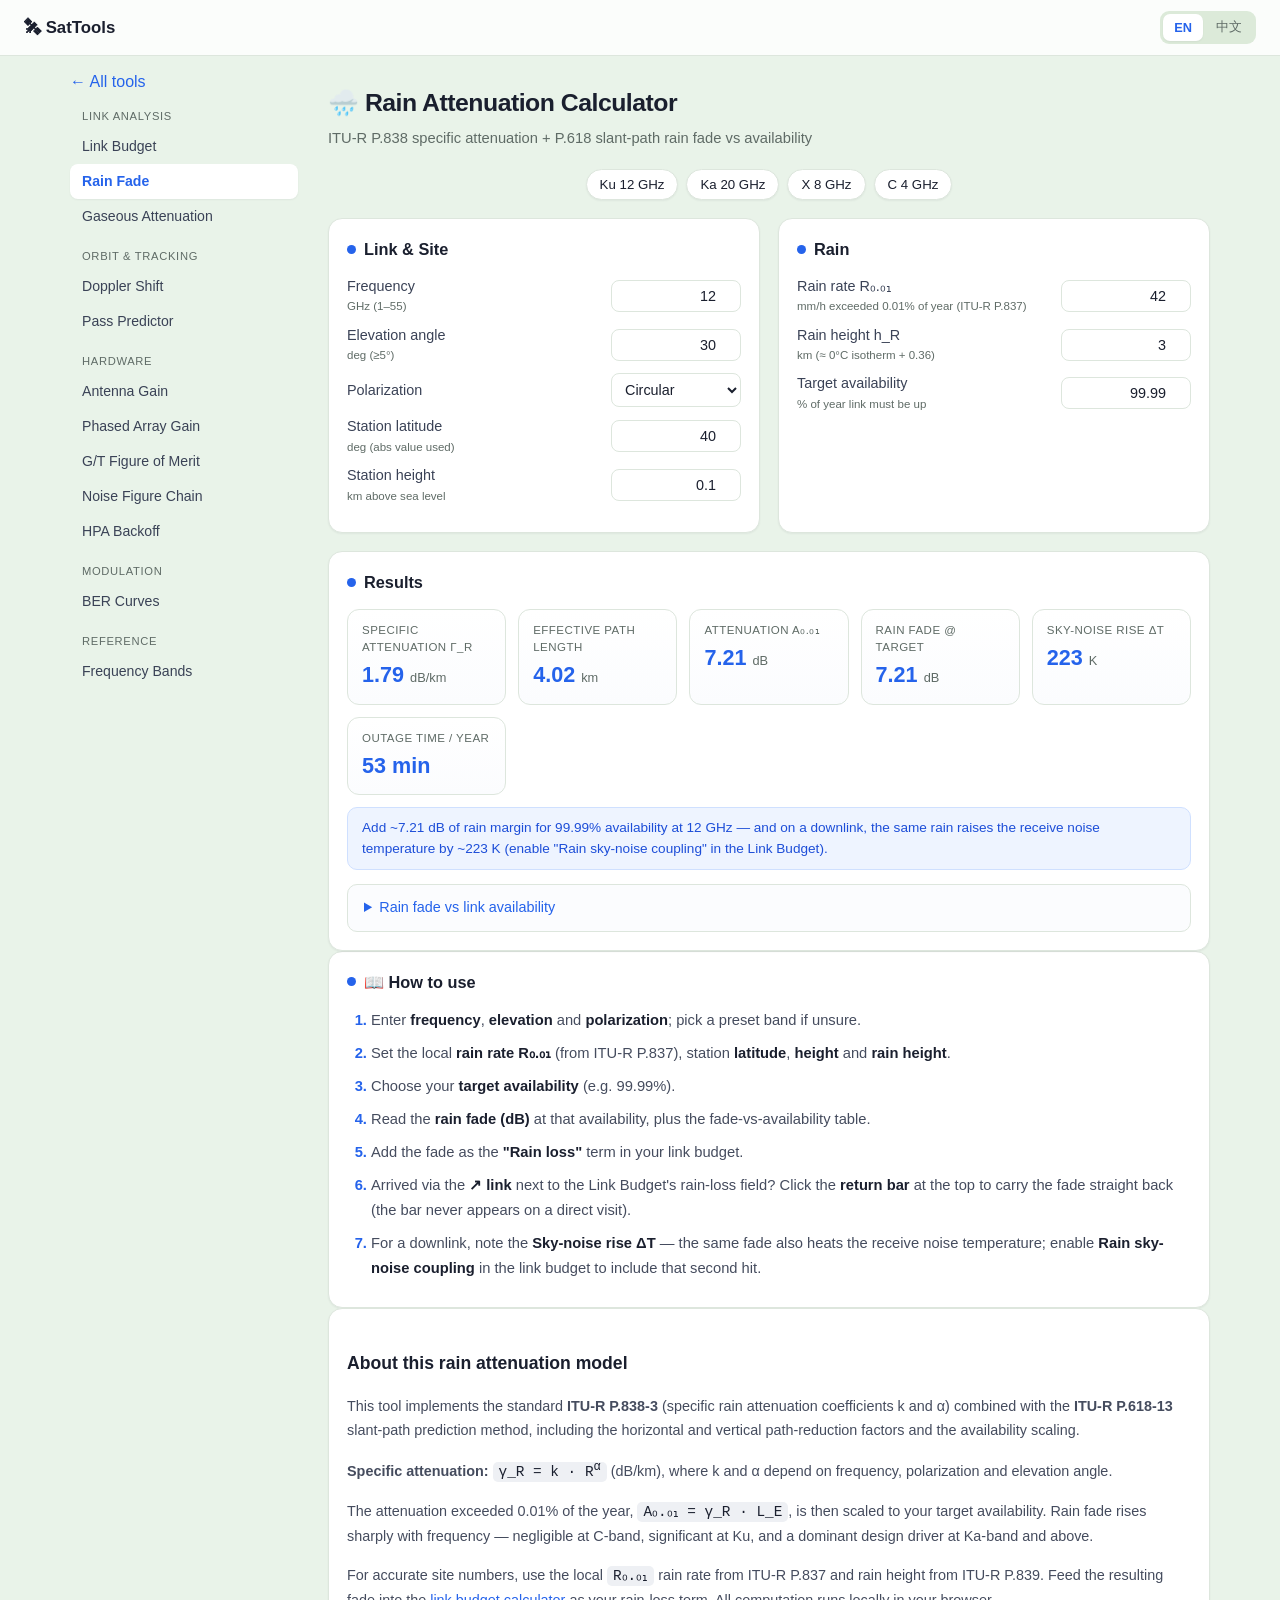
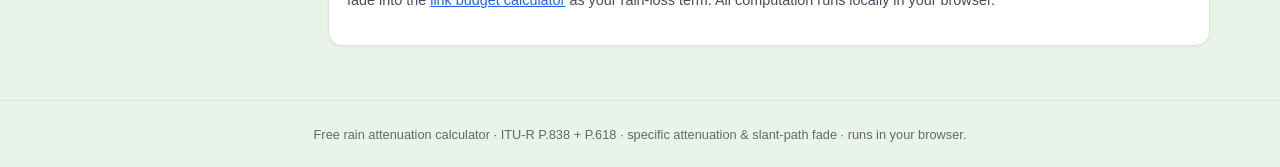
<file: rain.html>
<!DOCTYPE html>
<html lang="en">
<head>
<meta charset="UTF-8">
<meta name="viewport" content="width=device-width, initial-scale=1.0">
<title>Rain Attenuation Calculator (ITU-R P.618 / P.838) — Free Online Tool</title>
<meta name="description" content="Free satellite rain attenuation calculator using ITU-R P.838 and P.618 models. Compute specific attenuation and slant-path rain fade vs frequency, elevation, rain rate and link availability.">
<meta name="keywords" content="rain attenuation calculator, ITU-R P.618, ITU-R P.838, rain fade, specific attenuation, slant path attenuation, Ku Ka rain margin, satellite rain loss">
<link rel="canonical" href="https://sunelliot.github.io/link-budget-calculator/rain.html">
<meta property="og:type" content="website">
<meta property="og:title" content="Rain Attenuation Calculator (ITU-R P.618/P.838)">
<meta property="og:description" content="Specific attenuation and slant-path rain fade vs link availability, per ITU-R P.618/P.838.">
<meta property="og:image" content="https://sunelliot.github.io/link-budget-calculator/og.png">
<meta property="og:image:width" content="1200">
<meta property="og:image:height" content="630">
<meta name="twitter:card" content="summary_large_image">
<meta name="twitter:image" content="https://sunelliot.github.io/link-budget-calculator/og.png">
<link rel="stylesheet" href="styles.css?v=25">
<script src="i18n.js?v=25"></script>
<script src="a11y.js?v=25"></script>
<meta name="theme-color" content="#16a34a">
<link rel="icon" href="icons/icon-192.png" type="image/png">
<link rel="apple-touch-icon" href="icons/icon-192.png">
<!-- <script async src="https://pagead2.googlesyndication.com/pagead/js/adsbygoogle.js?client=ca-pub-XXXXXXXXXXXXXXXX" crossorigin="anonymous"></script> -->
<script type="application/ld+json">
{"@context":"https://schema.org","@type":"WebApplication","name":"Rain Attenuation Calculator (ITU-R P.618/P.838)","applicationCategory":"EngineeringApplication","operatingSystem":"Any","offers":{"@type":"Offer","price":"0","priceCurrency":"USD"}}
</script>
<link rel="manifest" href="manifest.json">
</head>
<body>
<nav class="topnav">
  <a class="brand" href="index.html">🛰 SatTools</a>
</nav>

<div class="page">
<aside class="sidebar">
  <a class="home" href="index.html" style="display:block;text-decoration:none">← All tools</a>
  <ul class="toolnav">
    <li class="grp">Link Analysis</li>
    <li><a href="link-budget.html">Link Budget</a></li>
    <li><a href="rain.html" class="active">Rain Fade</a></li>
    <li><a href="gas.html">Gaseous Attenuation</a></li>
    <li class="grp">Orbit &amp; Tracking</li>
    <li><a href="doppler.html">Doppler Shift</a></li>
    <li><a href="pass-prediction.html">Pass Predictor</a></li>
    <li class="grp">Hardware</li>
    <li><a href="antenna.html">Antenna Gain</a></li>
    <li><a href="phased-array.html">Phased Array Gain</a></li>
    <li><a href="gt.html">G/T Figure of Merit</a></li>
    <li><a href="noise-figure.html">Noise Figure Chain</a></li>
    <li><a href="hpa-backoff.html">HPA Backoff</a></li>
    <li class="grp">Modulation</li>
    <li><a href="ber.html">BER Curves</a></li>
    <li class="grp">Reference</li>
    <li><a href="bands.html">Frequency Bands</a></li>
  </ul>
</aside>
<div class="pagemain">

<header>
  <h1>🌧️ Rain Attenuation Calculator</h1>
  <p>ITU-R P.838 specific attenuation + P.618 slant-path rain fade vs availability</p>
</header>

<div class="wrap">
  <div class="preset-bar">
    <button data-preset="ku">Ku 12 GHz</button>
    <button data-preset="ka">Ka 20 GHz</button>
    <button data-preset="x">X 8 GHz</button>
    <button data-preset="c">C 4 GHz</button>
  </div>

  <div class="adslot">Ad placeholder</div>

  <div class="grid">
    <div class="card">
      <h2><span class="dot"></span>Link &amp; Site</h2>
      <div class="row"><label>Frequency<span class="hint">GHz (1–55)</span></label><input type="number" id="freq" value="12" step="any"></div>
      <div class="row"><label>Elevation angle<span class="hint">deg (≥5°)</span></label><input type="number" id="elev" value="30" step="any"></div>
      <div class="row">
        <label>Polarization</label>
        <select id="pol" style="width:130px;text-align:left">
          <option value="45">Circular</option>
          <option value="0">Horizontal</option>
          <option value="90">Vertical</option>
        </select>
      </div>
      <div class="row"><label>Station latitude<span class="hint">deg (abs value used)</span></label><input type="number" id="lat" value="40" step="any"></div>
      <div class="row"><label>Station height<span class="hint">km above sea level</span></label><input type="number" id="hs" value="0.1" step="any"></div>
    </div>

    <div class="card">
      <h2><span class="dot"></span>Rain</h2>
      <div class="row"><label>Rain rate R₀.₀₁<span class="hint">mm/h exceeded 0.01% of year (ITU-R P.837)</span></label><input type="number" id="R" value="42" step="any"></div>
      <div class="row"><label>Rain height h_R<span class="hint">km (≈ 0°C isotherm + 0.36)</span></label><input type="number" id="hR" value="3" step="any"></div>
      <div class="row"><label>Target availability<span class="hint">% of year link must be up</span></label><input type="number" id="avail" value="99.99" step="any"></div>
    </div>

    <div class="card results">
      <h2><span class="dot"></span>Results</h2>
      <div class="resgrid">
        <div class="metric"><div class="k">Specific attenuation γ_R</div><div class="v"><span id="r_gamma">–</span> <span class="u">dB/km</span></div></div>
        <div class="metric"><div class="k">Effective path length</div><div class="v"><span id="r_le">–</span> <span class="u">km</span></div></div>
        <div class="metric"><div class="k">Attenuation A₀.₀₁</div><div class="v"><span id="r_a001">–</span> <span class="u">dB</span></div></div>
        <div class="metric"><div class="k">Rain fade @ target</div><div class="v"><span id="r_ap">–</span> <span class="u">dB</span></div></div>
        <div class="metric"><div class="k">Sky-noise rise ΔT</div><div class="v"><span id="r_dt">–</span> <span class="u">K</span></div></div>
        <div class="metric"><div class="k">Outage time / year</div><div class="v"><span id="r_out">–</span></div></div>
      </div>
      <div class="note" id="rnote"></div>
      <details>
        <summary>Rain fade vs link availability</summary>
        <table id="avtab"><thead><tr><th>Availability</th><th>Outage % (p)</th><th class="num">Rain fade (dB)</th></tr></thead><tbody></tbody></table>
      </details>
    </div>
  </div>

  <div class="adslot">Ad placeholder</div>

  <div class="card">
    <h2><span class="dot"></span>📖 How to use</h2>
    <ol class="howto">
      <li><span class="en-only">Enter <b>frequency</b>, <b>elevation</b> and <b>polarization</b>; pick a preset band if unsure.</span><span class="zh-only">输入<b>频率</b>、<b>仰角</b>和<b>极化</b>;不确定就先选预设频段。</span></li>
      <li><span class="en-only">Set the local <b>rain rate R₀.₀₁</b> (from ITU-R P.837), station <b>latitude</b>, <b>height</b> and <b>rain height</b>.</span><span class="zh-only">设置当地<b>降雨率 R₀.₀₁</b>(查 ITU-R P.837)、站点<b>纬度</b>、<b>海拔</b>和<b>雨高</b>。</span></li>
      <li><span class="en-only">Choose your <b>target availability</b> (e.g. 99.99%).</span><span class="zh-only">选择<b>目标可用度</b>(如 99.99%)。</span></li>
      <li><span class="en-only">Read the <b>rain fade (dB)</b> at that availability, plus the fade-vs-availability table.</span><span class="zh-only">读取该可用度下的<b>雨衰(dB)</b>,以及"雨衰-可用度"对照表。</span></li>
      <li><span class="en-only">Add the fade as the <b>"Rain loss"</b> term in your link budget.</span><span class="zh-only">把该雨衰作为链路预算里的 <b>"Rain loss"</b> 项加入。</span></li>
      <li><span class="en-only">Arrived via the <b>↗ link</b> next to the Link Budget's rain-loss field? Click the <b>return bar</b> at the top to carry the fade straight back (the bar never appears on a direct visit).</span><span class="zh-only">如果是点链路预算雨衰字段旁的 <b>↗ 链接</b>跳转而来,点顶部的<b>返回条</b>即可把雨衰直接带回(直接访问不会显示返回条)。</span></li>
      <li><span class="en-only">For a downlink, note the <b>Sky-noise rise ΔT</b> — the same fade also heats the receive noise temperature; enable <b>Rain sky-noise coupling</b> in the link budget to include that second hit.</span><span class="zh-only">下行链路注意<b>天空噪声抬升 ΔT</b>——同一场雨还会抬升接收噪温;在链路预算里开启<b>雨致天空噪声耦合</b>即可把这部分损失一并计入。</span></li>
    </ol>
  </div>

  <div class="card">
    <div class="article en-only">
      <h2>About this rain attenuation model</h2>
      <p>This tool implements the standard <strong>ITU-R P.838-3</strong> (specific rain attenuation
      coefficients k and α) combined with the <strong>ITU-R P.618-13</strong> slant-path prediction method,
      including the horizontal and vertical path-reduction factors and the availability scaling.</p>
      <p><strong>Specific attenuation:</strong> <code>γ_R = k · R<sup>α</sup></code> (dB/km), where k and α depend on
      frequency, polarization and elevation angle.</p>
      <p>The attenuation exceeded 0.01% of the year, <code>A₀.₀₁ = γ_R · L_E</code>, is then scaled to your target
      availability. Rain fade rises sharply with frequency — negligible at C-band, significant at Ku, and a
      dominant design driver at Ka-band and above.</p>
      <p>For accurate site numbers, use the local <code>R₀.₀₁</code> rain rate from ITU-R P.837 and rain height
      from ITU-R P.839. Feed the resulting fade into the
      <a href="link-budget.html" style="color:var(--accent)">link budget calculator</a> as your rain-loss term.
      All computation runs locally in your browser.</p>
    </div>
    <div class="article zh-only">
      <h2>关于本雨衰模型</h2>
      <p>本工具实现标准的 <strong>ITU-R P.838-3</strong>(降雨比衰减系数 k 与 α),并结合 <strong>ITU-R P.618-13</strong> 斜路径预测方法,包含水平与垂直路径缩减因子以及可用度换算。</p>
      <p><strong>比衰减:</strong> <code>γ_R = k · R<sup>α</sup></code>(dB/km),其中 k 与 α 取决于频率、极化和仰角。</p>
      <p>一年中 0.01% 时间被超过的衰减 <code>A₀.₀₁ = γ_R · L_E</code> 随后被换算到你的目标可用度。雨衰随频率急剧上升——在 C 波段可忽略,在 Ku 波段显著,到 Ka 波段及以上成为主导设计因素。</p>
      <p>要得到准确的站点数值,请使用来自 ITU-R P.837 的当地 <code>R₀.₀₁</code> 降雨率和来自 ITU-R P.839 的雨高。把得到的雨衰作为雨衰损耗项填进<a href="link-budget.html" style="color:var(--accent)">链路预算计算器</a>。全部计算在你的浏览器本地完成。</p>
    </div>
  </div>
</div>

</div>
</div>

<footer>Free rain attenuation calculator · ITU-R P.838 + P.618 · specific attenuation &amp; slant-path fade · runs in your browser.</footer>

<script src="share.js?v=25"></script>
<script src="linkout.js?v=1"></script>
<script>
const $=id=>document.getElementById(id);
const num=id=>parseFloat($(id).value)||0;

// ITU-R P.838-3 coefficient tables
const kH={a:[-5.33980,-0.35351,-0.23789,-0.94158],b:[-0.10008,1.26970,0.86036,0.64552],c:[1.13098,0.45400,0.15354,0.16817],m:-0.18961,cc:0.71147};
const kV={a:[-3.80595,-3.44965,-0.39902,0.50167],b:[0.56934,-0.22911,0.73042,1.07319],c:[0.81061,0.51059,0.11899,0.27195],m:-0.16398,cc:0.63297};
const aH={a:[-0.14318,0.29591,0.32177,-5.37610,16.1721],b:[1.82442,0.77564,0.63773,-0.96230,-3.29980],c:[-0.55187,0.19822,0.13164,1.47828,3.43990],m:0.67849,cc:-1.95537};
const aV={a:[-0.07771,0.56727,-0.20238,-48.2991,48.5833],b:[2.33840,0.95545,1.14520,0.791669,0.791459],c:[-0.76284,0.54039,0.26809,0.116226,0.116479],m:-0.053739,cc:0.83433};
function tval(t,f){const lf=Math.log10(f);let s=0;for(let j=0;j<t.a.length;j++)s+=t.a[j]*Math.exp(-(((lf-t.b[j])/t.c[j])**2));return s+t.m*lf+t.cc;}

// returns {gR, LE, A001} for ITU-R P.618
function p618core(f,thDeg,R,latDeg,hs,hR,tauDeg){
  const th=thDeg*Math.PI/180, lat=Math.abs(latDeg), tau=tauDeg*Math.PI/180;
  const KH=10**tval(kH,f),KV=10**tval(kV,f),AH=tval(aH,f),AV=tval(aV,f);
  const cos2=Math.cos(th)**2, c2t=Math.cos(2*tau);
  const k=(KH+KV+(KH-KV)*cos2*c2t)/2;
  const a=(KH*AH+KV*AV+(KH*AH-KV*AV)*cos2*c2t)/(2*k);
  const gR=k*Math.pow(R,a);
  // ITU-R P.618-13 §2.2.1.1 step 2: "If hR − hs is less than or equal to
  // zero, the predicted rain attenuation for any time percentage is zero and
  // the following steps are not required." Carrying on used to feed a
  // negative path length into the square roots below and print NaN.
  if(!(hR-hs>0)) return {gR,LE:0,A001:0};
  const Ls=(hR-hs)/Math.sin(th), LG=Ls*Math.cos(th);
  const r=1/(1+0.78*Math.sqrt(LG*gR/f)-0.38*(1-Math.exp(-2*LG)));
  const zeta=Math.atan2((hR-hs),(LG*r));
  const LR=zeta>th?LG*r/Math.cos(th):(hR-hs)/Math.sin(th);
  const chi=lat<36?36-lat:0;
  const v=1/(1+Math.sqrt(Math.sin(th))*(31*(1-Math.exp(-(thDeg/(1+chi))))*Math.sqrt(LR*gR)/(f*f)-0.45));
  const LE=LR*v;
  return {gR,LE,A001:gR*LE};
}
function scaleTo(A001,p,thDeg,latDeg){
  const lat=Math.abs(latDeg), th=thDeg*Math.PI/180;
  // Zero A0.01 (station above the rain height) stays zero at every p; the
  // ln(A0.01) term below would otherwise turn 0 into NaN or ∞·0.
  if(!(A001>0)) return 0;
  let beta; if(p>=1||lat>=36)beta=0; else if(thDeg>=25)beta=-0.005*(lat-36); else beta=-0.005*(lat-36)+1.8-4.25*Math.sin(th);
  return A001*Math.pow(p/0.01,-(0.655+0.033*Math.log(p)-0.045*Math.log(A001)-beta*(1-p)*Math.sin(th)));
}
function outageStr(pPercent){
  const secYear=365.25*24*3600, sec=secYear*pPercent/100;
  if(sec>=3600)return (sec/3600).toFixed(1)+' h';
  if(sec>=60)return (sec/60).toFixed(0)+' min';
  return sec.toFixed(0)+' s';
}

function compute(){
  const f=num('freq'), th=Math.max(num('elev'),5), R=num('R');
  const lat=num('lat'), hs=num('hs'), hR=num('hR'), tau=parseFloat($('pol').value);
  const avail=Math.min(Math.max(num('avail'),90),99.999);
  const p=100-avail; // outage percentage
  const core=p618core(f,th,R,lat,hs,hR,tau);
  const Ap=scaleTo(core.A001,Math.min(Math.max(p,0.001),5),th,lat);
  const f2=x=>x.toFixed(2);
  $('r_gamma').textContent=f2(core.gR);
  $('r_le').textContent=f2(core.LE);
  $('r_a001').textContent=f2(core.A001);
  $('r_ap').textContent=f2(Ap);
  // Rain is an absorber at T_m ≈ 275 K: the fade also raises the sky-noise
  // temperature a ground receiver sees. Same formula the link-budget
  // page's "Rain sky-noise coupling" applies (ΔT = T_m·(1−10^(−A/10))).
  const dT=275*(1-Math.pow(10,-Ap/10));
  $('r_dt').textContent=dT.toFixed(0);
  $('r_out').textContent=outageStr(p);
  $('rnote').textContent = !(hR-hs>0)
    ? t('The station is at or above the rain height ('+f2(hs)+' km ≥ '+f2(hR)+' km): per ITU-R P.618 step 2 there is no rain attenuation on this path.',
        '地面站海拔不低于雨顶高度('+f2(hs)+' km ≥ '+f2(hR)+' km):按 ITU-R P.618 第 2 步,该路径无雨衰。')
    : t('Add ~'+f2(Ap)+' dB of rain margin for '+avail+'% availability at '+f+' GHz — and on a downlink, the same rain raises the receive noise temperature by ~'+dT.toFixed(0)+' K (enable "Rain sky-noise coupling" in the Link Budget).','在 '+f+' GHz、可用度 '+avail+'% 下,给链路预算增加约 '+f2(Ap)+' dB 雨衰余量——下行链路中这场雨还会把接收噪温抬升约 '+dT.toFixed(0)+' K(可在链路预算页开启"雨致天空噪声耦合")。');
  const tb=$('avtab').querySelector('tbody'); tb.innerHTML='';
  [[99,1],[99.9,0.1],[99.99,0.01],[99.999,0.001]].forEach(([av,pp])=>{
    const a=scaleTo(core.A001,pp,th,lat);
    tb.insertAdjacentHTML('beforeend',`<tr><td>${av}%</td><td>${pp}%</td><td class="num">${a.toFixed(2)}</td></tr>`);
  });
  if(window.LinkOut) LinkOut.updateReturnBar(Ap);
}
const presets={
  ku:{freq:12,elev:30,R:42,hR:3,lat:40,hs:0.1,avail:99.99},
  ka:{freq:20,elev:30,R:42,hR:3,lat:40,hs:0.1,avail:99.9},
  x:{freq:8,elev:20,R:42,hR:3,lat:40,hs:0.1,avail:99.99},
  c:{freq:4,elev:20,R:60,hR:4,lat:25,hs:0.05,avail:99.99},
};
document.querySelectorAll('.preset-bar button').forEach(b=>b.addEventListener('click',()=>{
  const c=presets[b.dataset.preset];for(const k in c)$(k).value=c[k];compute();}));
document.querySelectorAll('input,select').forEach(el=>el.addEventListener('input',compute));
if(window.ShareTool) ShareTool.apply();
if(window.LinkOut) LinkOut.initReturnBar();
compute();
if(window.ShareTool) ShareTool.initButton();
if(window.onLang) window.onLang(compute);
</script>
<script>if("serviceWorker"in navigator)navigator.serviceWorker.register("sw.js");</script>
</body>
</html>
</file>
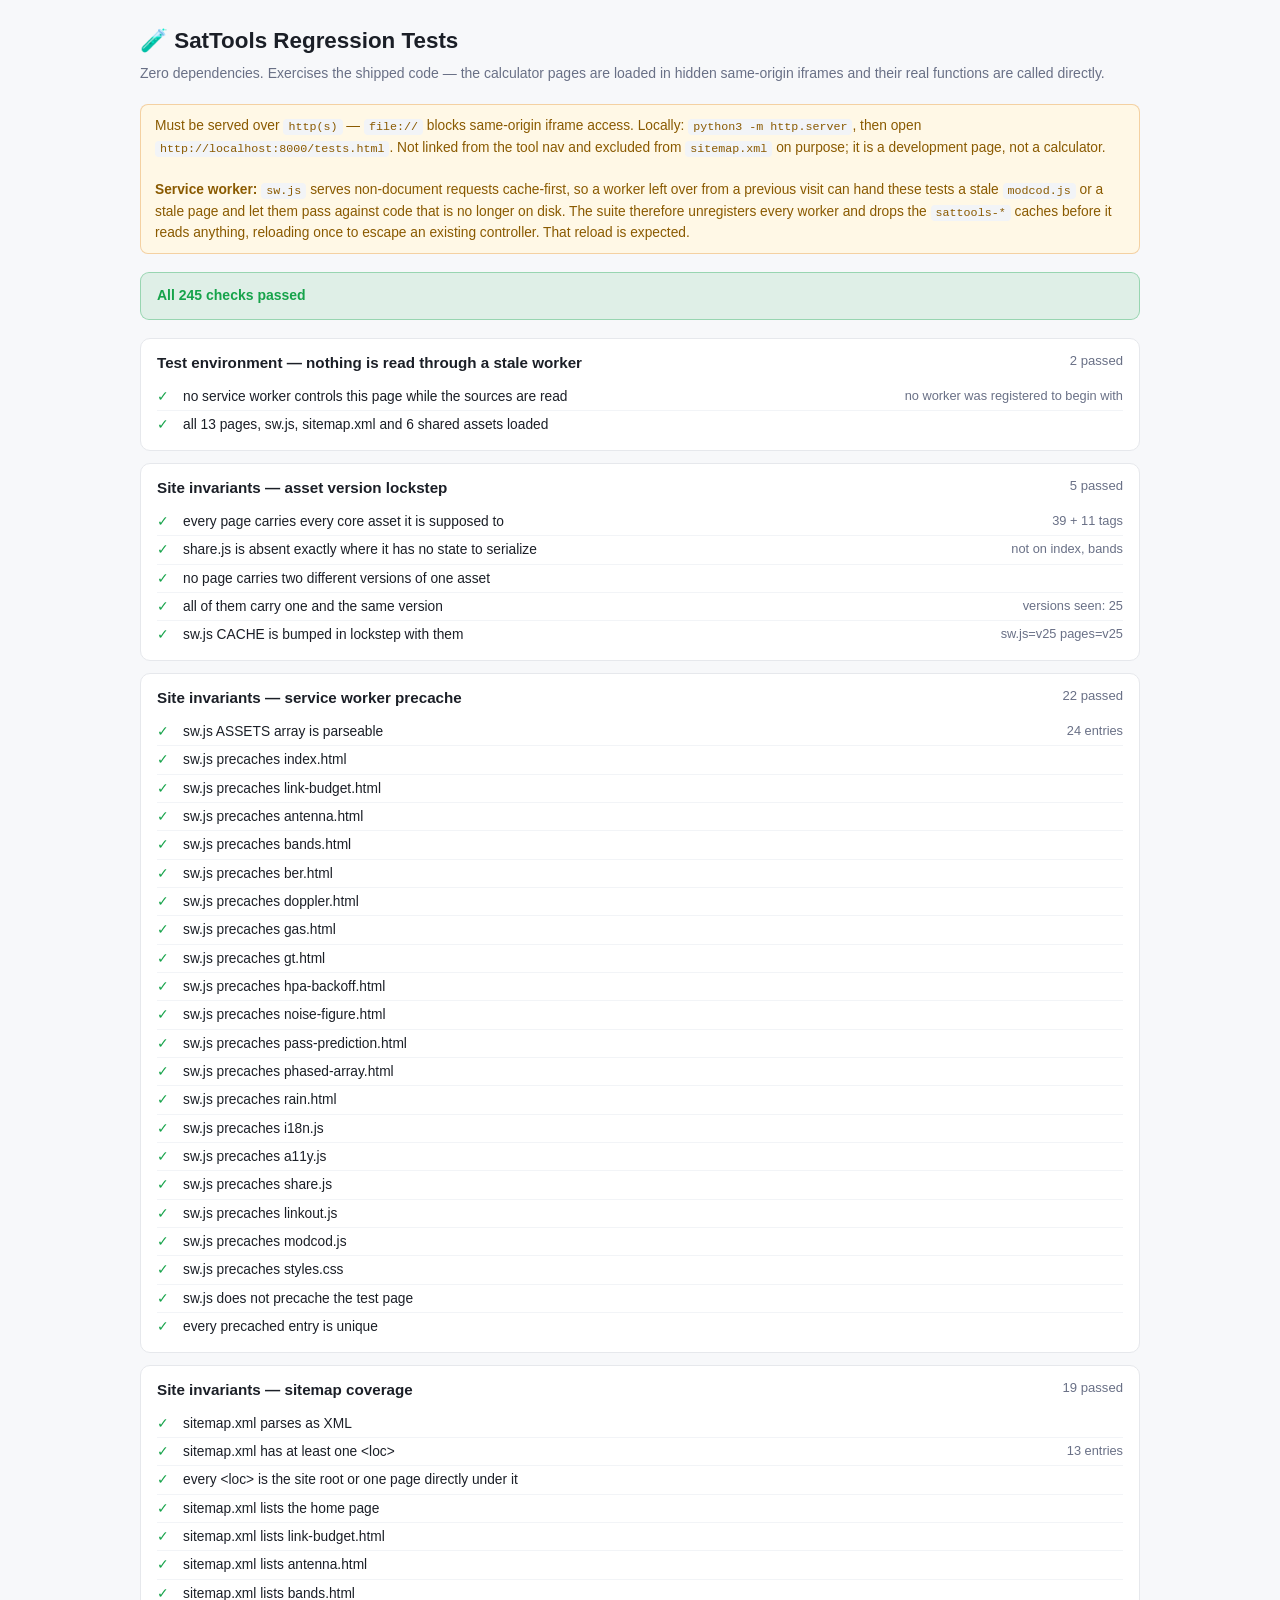
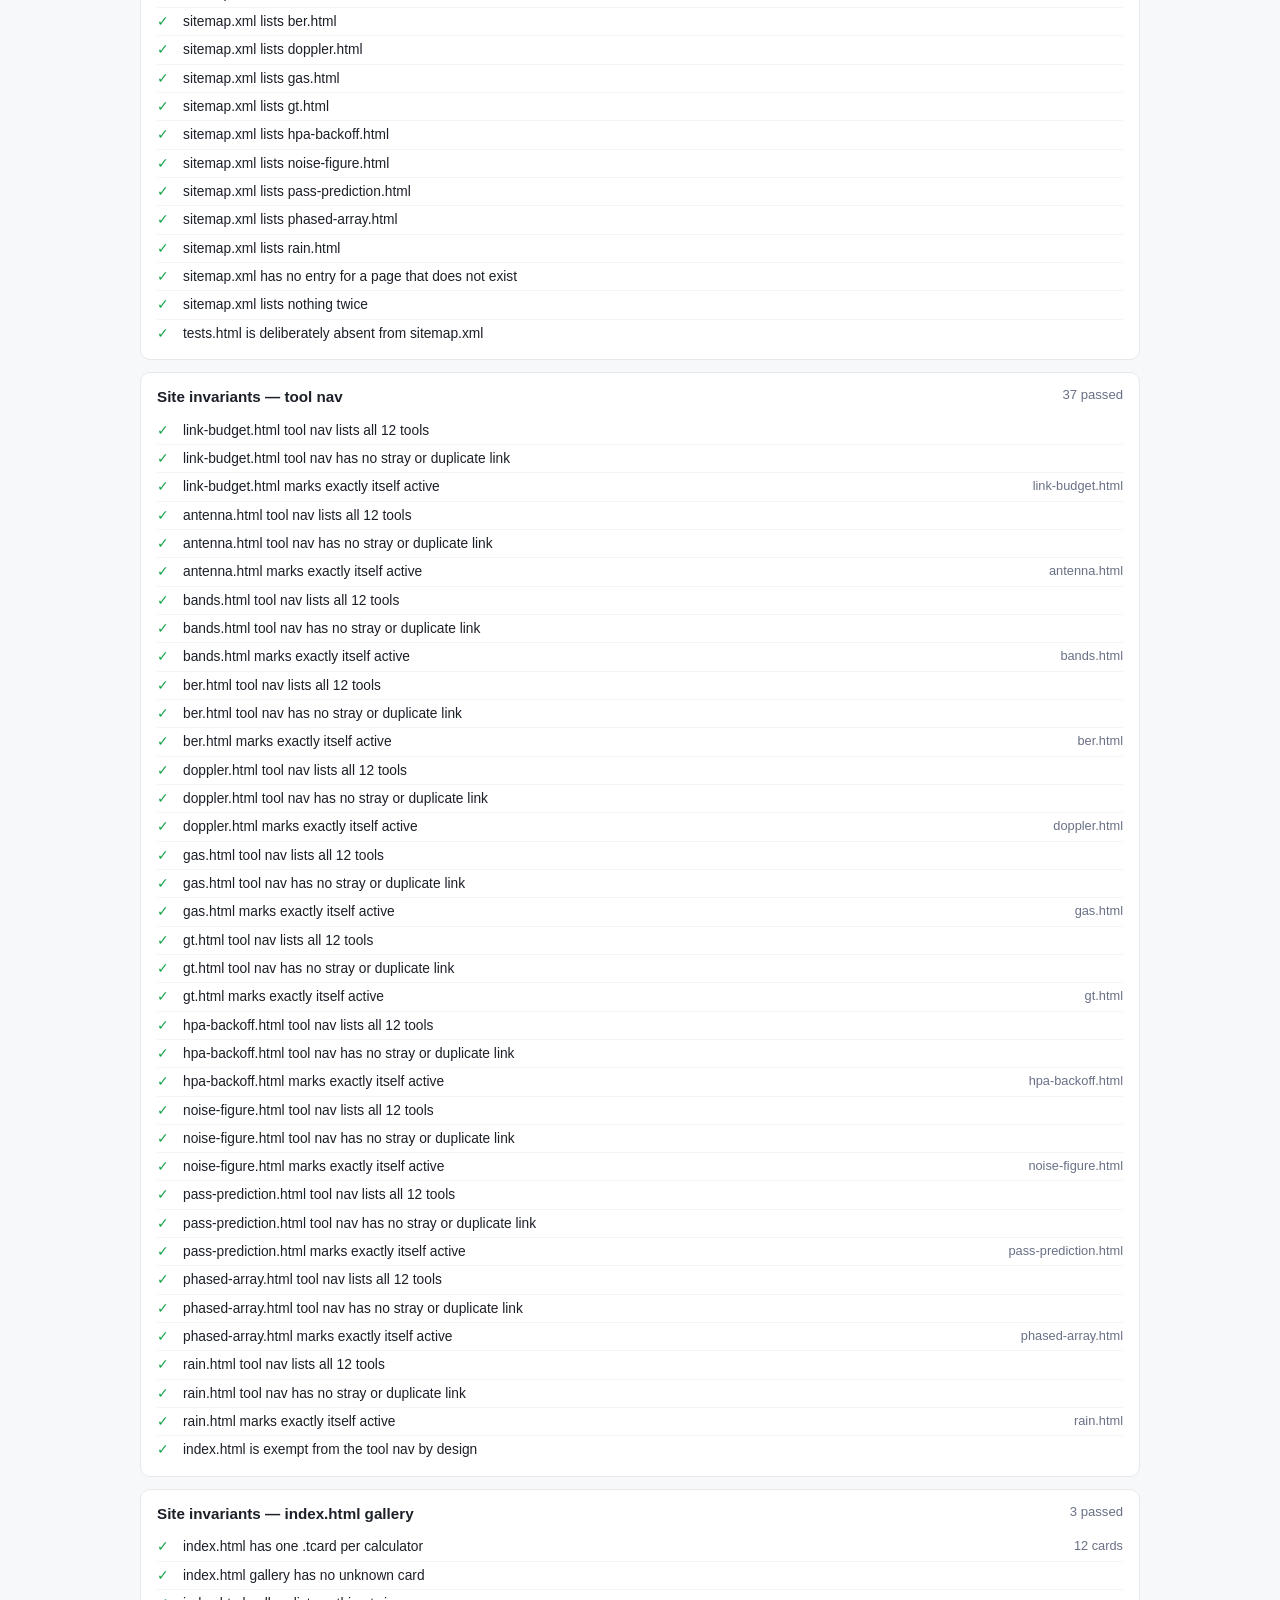
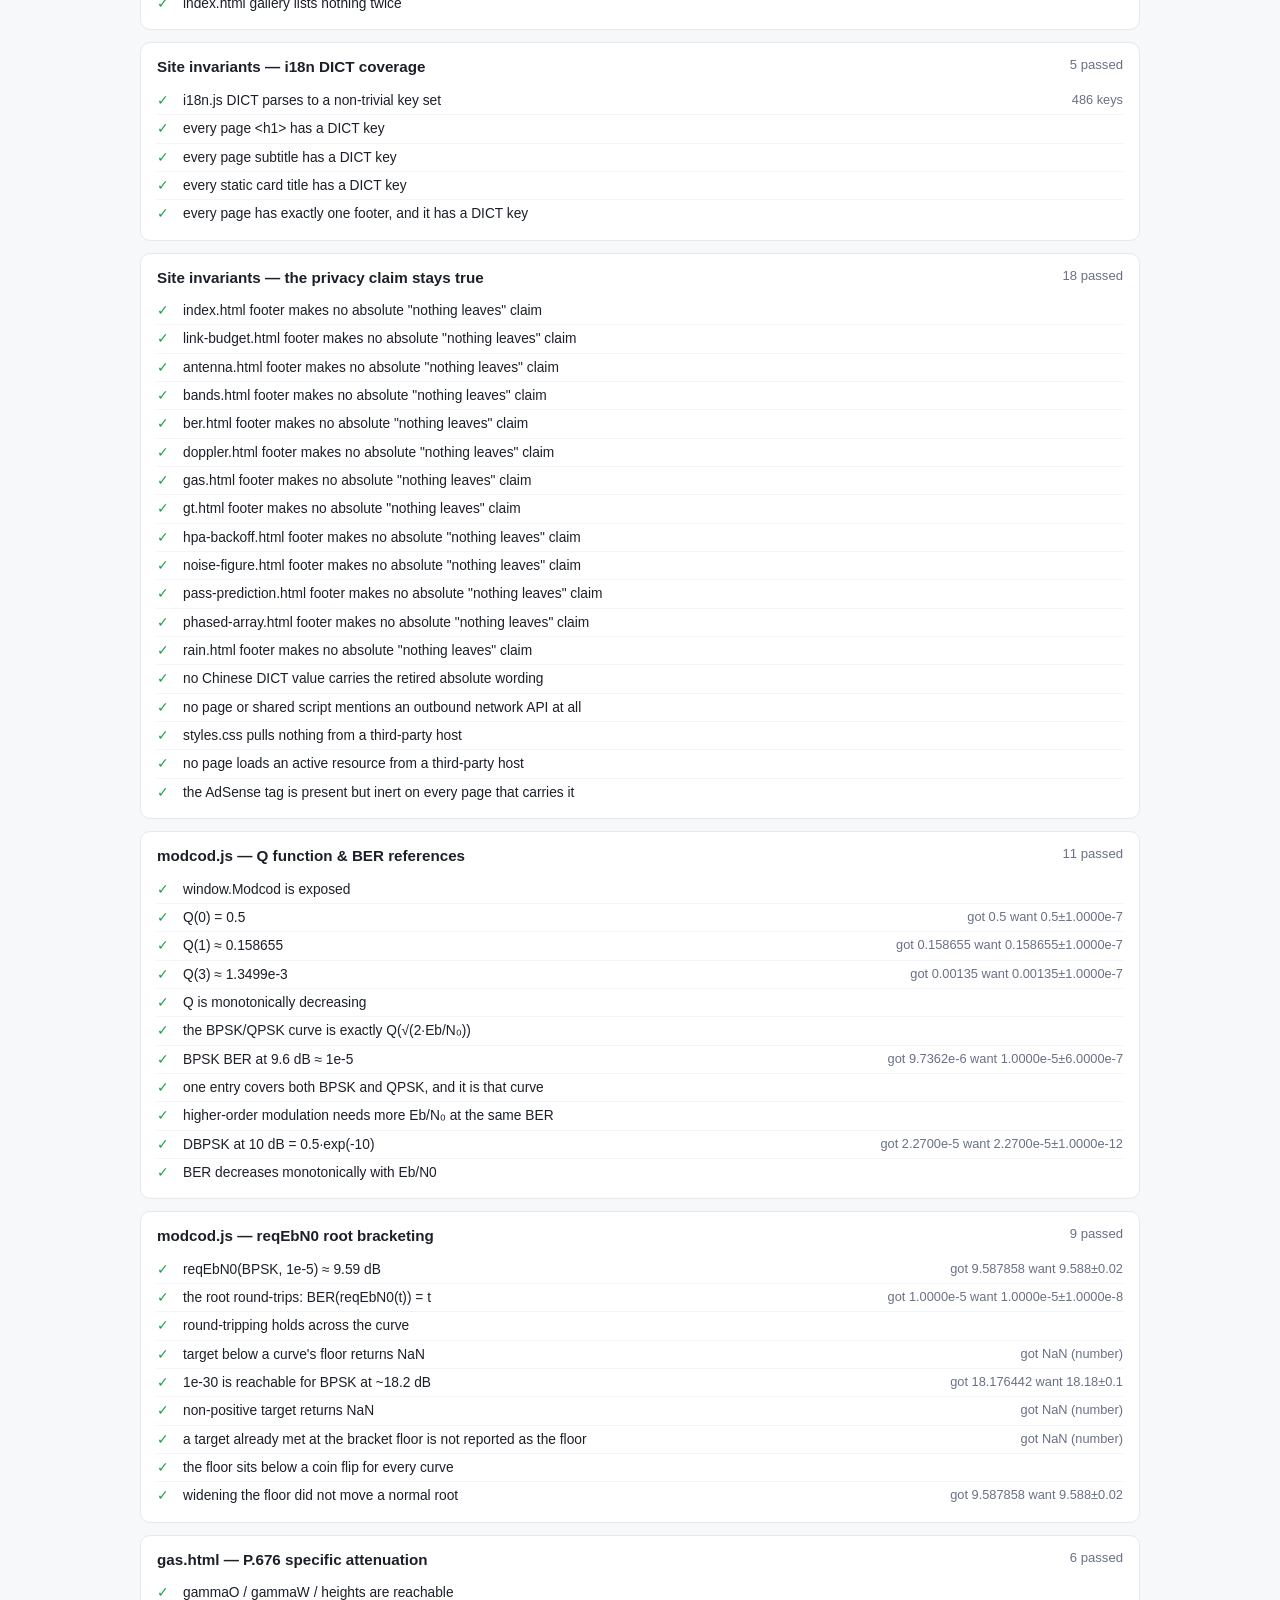
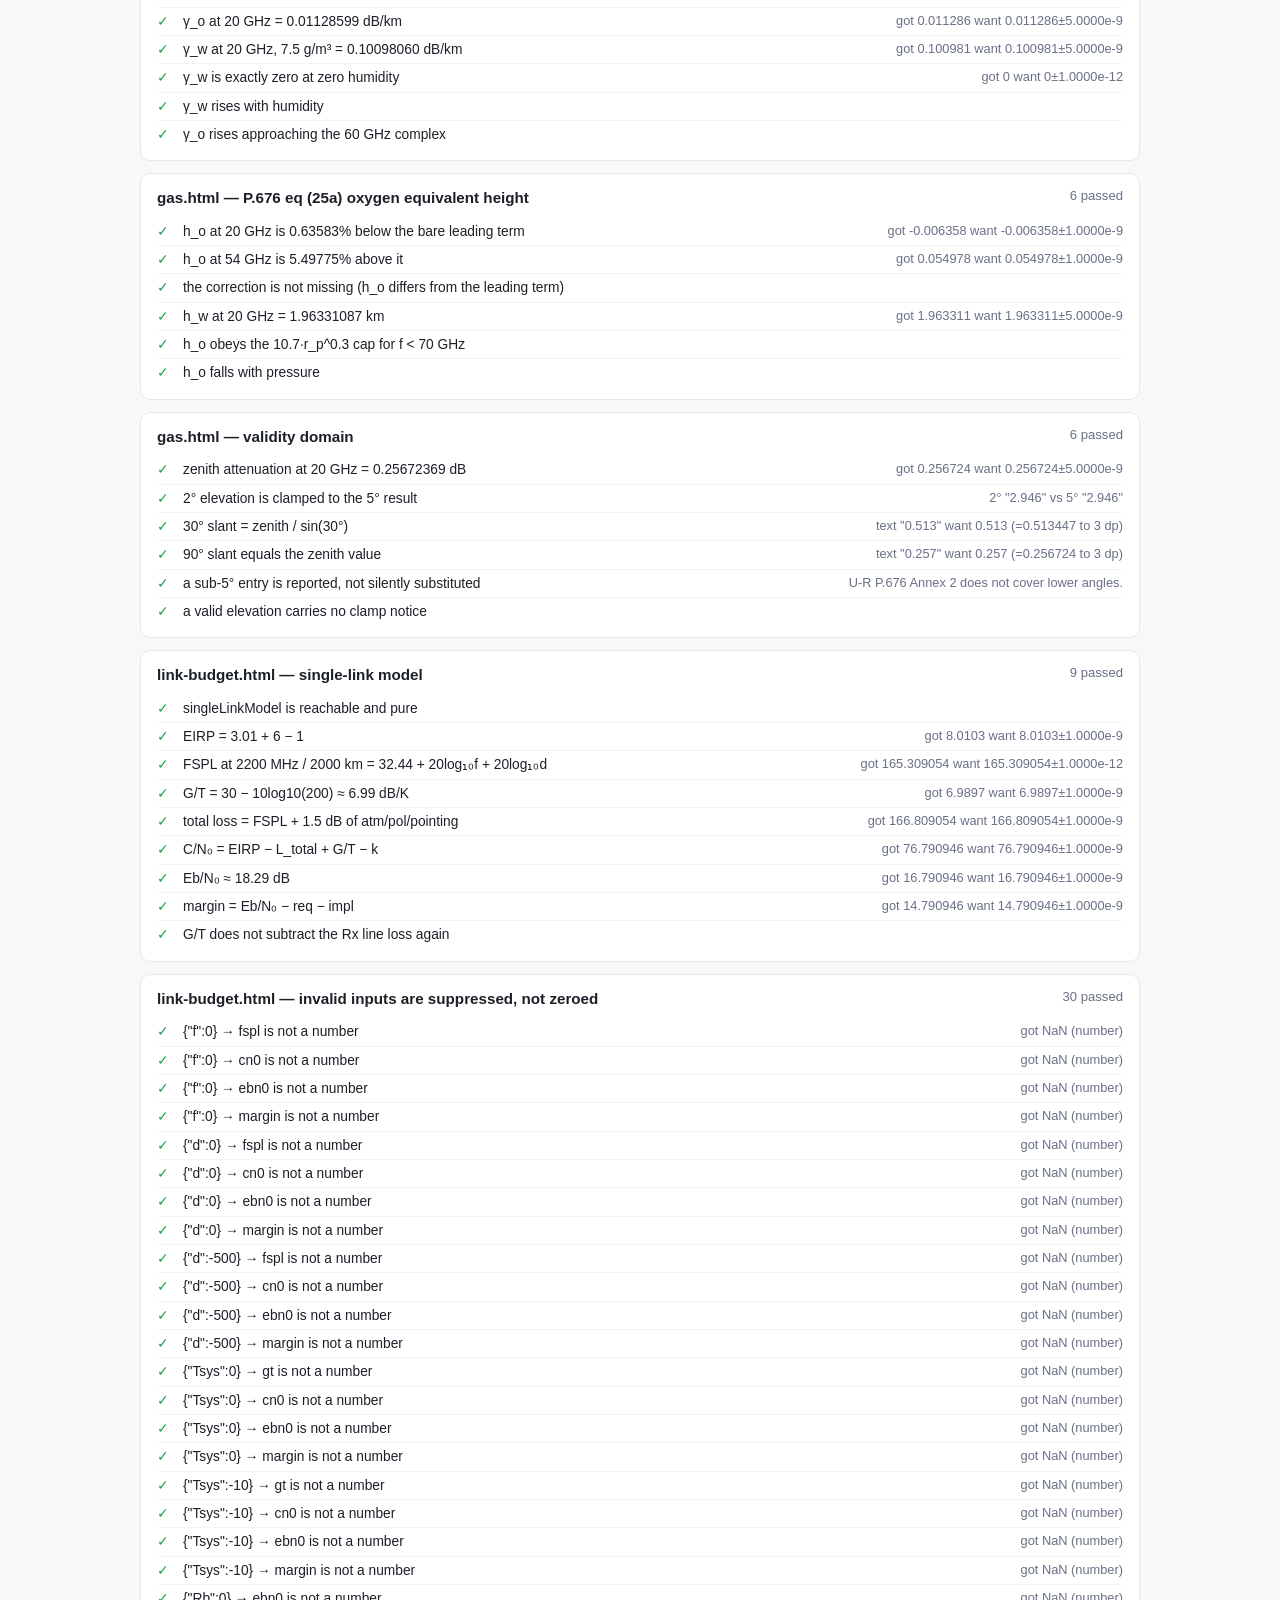
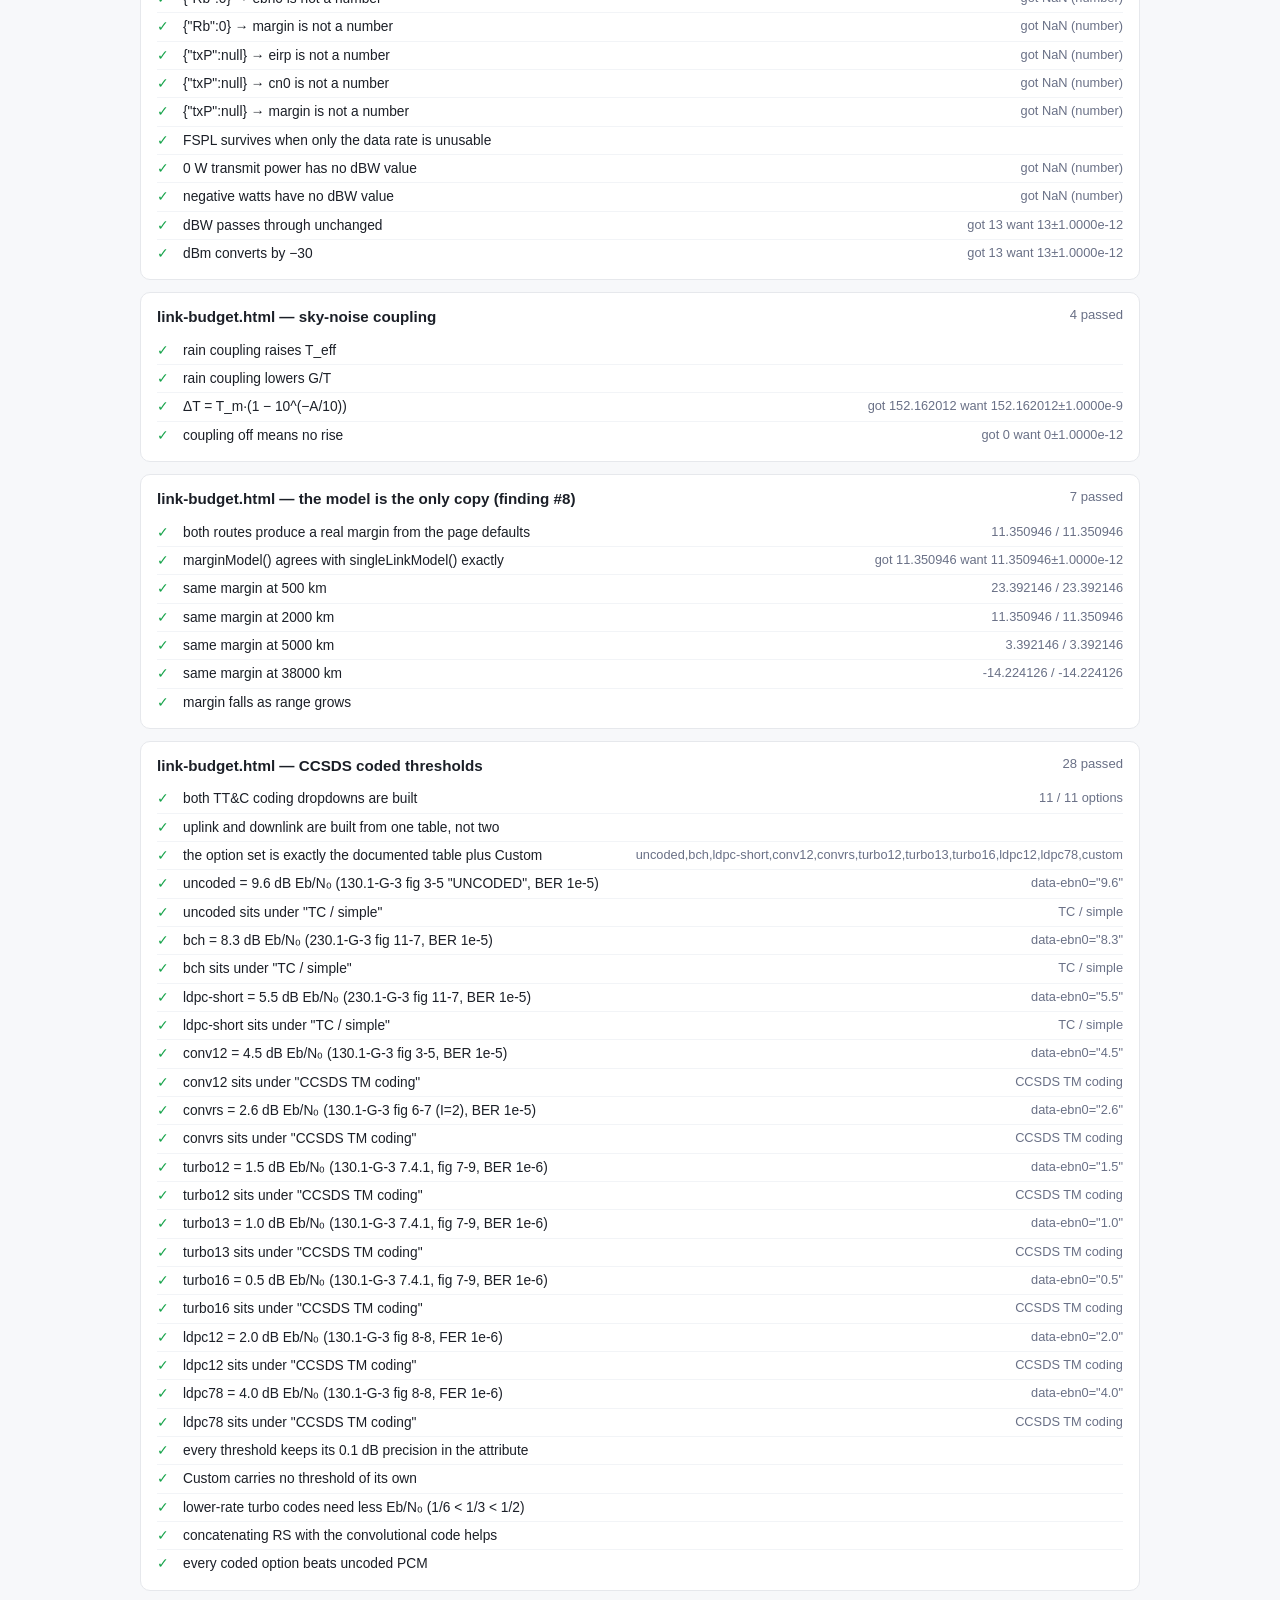
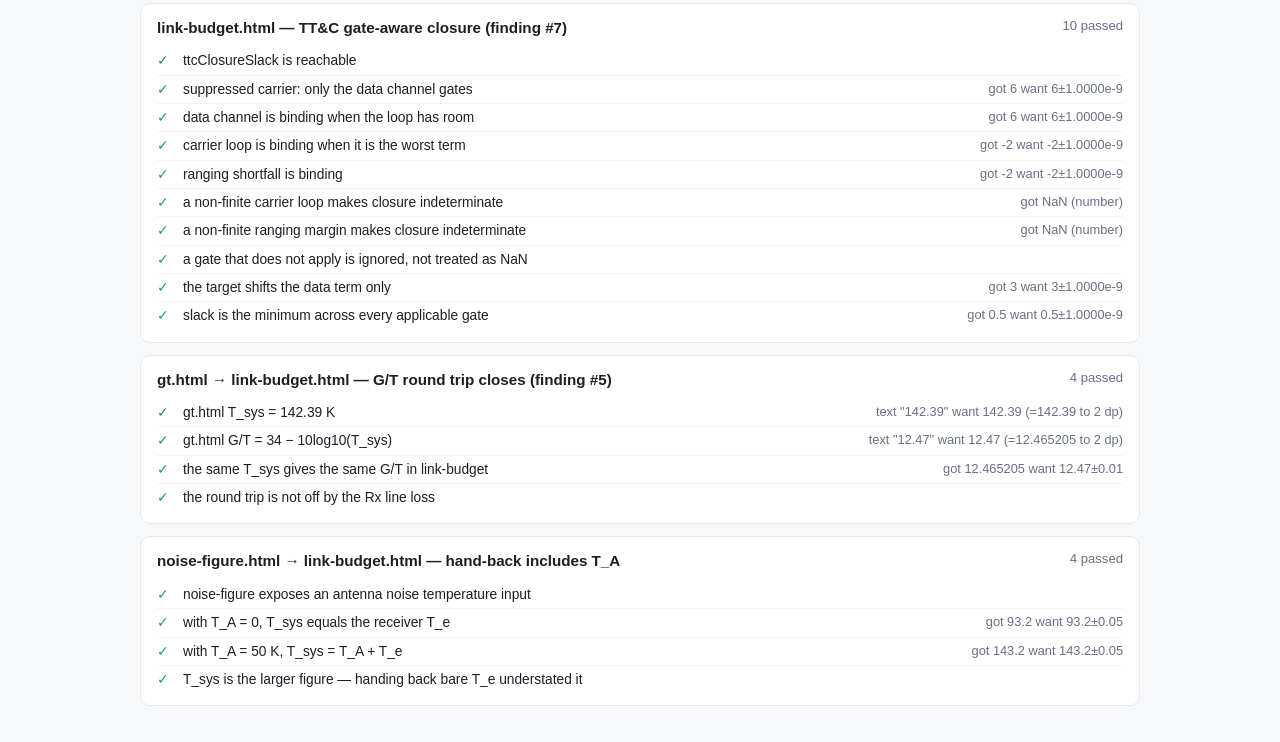
<file: tests.html>
<!DOCTYPE html>
<html lang="en">
<head>
<meta charset="UTF-8">
<meta name="viewport" content="width=device-width, initial-scale=1.0">
<meta name="robots" content="noindex,nofollow">
<title>SatTools — Regression Tests</title>
<style>
:root{--bg:#f7f8fa;--card:#fff;--line:#e6e8ec;--txt:#1b1f27;--muted:#697086;
      --good:#16a34a;--bad:#dc2626;--warn:#d97706;--accent:#2563eb}
*{box-sizing:border-box}
body{margin:0;padding:24px;background:var(--bg);color:var(--txt);
     font:14px/1.55 -apple-system,Segoe UI,Roboto,sans-serif}
.wrap{max-width:1000px;margin:0 auto}
h1{font-size:1.4rem;margin:0 0 4px}
.sub{color:var(--muted);margin:0 0 20px}
#summary{padding:12px 16px;border-radius:9px;font-weight:700;margin:0 0 18px;
         background:#eef0f4;border:1px solid var(--line)}
#summary.pass{background:rgba(22,163,74,.10);border-color:rgba(22,163,74,.35);color:var(--good)}
#summary.fail{background:rgba(220,38,38,.10);border-color:rgba(220,38,38,.35);color:var(--bad)}
.grp{background:var(--card);border:1px solid var(--line);border-radius:10px;
     padding:12px 16px;margin:0 0 12px}
.grp h2{font-size:.95rem;margin:0 0 8px;display:flex;justify-content:space-between}
.grp h2 .n{font-weight:500;color:var(--muted);font-size:.82rem}
.case{display:flex;gap:8px;padding:3px 0;border-top:1px solid #f2f4f7;font-size:.86rem}
.case:first-of-type{border-top:none}
.case .st{flex:0 0 18px}
.case .nm{flex:1}
.case .dt{color:var(--muted);font-variant-numeric:tabular-nums;font-size:.8rem}
.ok .st{color:var(--good)} .no .st{color:var(--bad)} .no .nm{color:var(--bad)}
.note{background:#fff8e6;border:1px solid rgba(217,119,6,.3);color:#8a5a00;
      padding:10px 14px;border-radius:8px;margin:0 0 18px;font-size:.86rem}
code{background:#f2f4f7;padding:1px 5px;border-radius:4px;font-size:.85em}
iframe{display:none}
</style>
</head>
<body>
<div class="wrap">
<h1>🧪 SatTools Regression Tests</h1>
<p class="sub">Zero dependencies. Exercises the shipped code — the calculator pages are loaded
in hidden same-origin iframes and their real functions are called directly.</p>

<div class="note">
  Must be served over <code>http(s)</code> — <code>file://</code> blocks same-origin iframe
  access. Locally: <code>python3 -m http.server</code>, then open
  <code>http://localhost:8000/tests.html</code>. Not linked from the tool nav and excluded
  from <code>sitemap.xml</code> on purpose; it is a development page, not a calculator.
  <br><br>
  <b>Service worker:</b> <code>sw.js</code> serves non-document requests cache-first, so a
  worker left over from a previous visit can hand these tests a stale <code>modcod.js</code>
  or a stale page and let them pass against code that is no longer on disk. The suite
  therefore unregisters every worker and drops the <code>sattools-*</code> caches before it
  reads anything, reloading once to escape an existing controller. That reload is expected.
</div>

<div id="summary">Running…</div>
<div id="out"></div>
</div>

<!-- src is assigned from JS, after the service-worker guard has run. A static src
     would start these loads (and their sw.js registrations) before the guard. -->
<iframe id="fr_lb"  data-src="link-budget.html"></iframe>
<iframe id="fr_gas" data-src="gas.html"></iframe>
<iframe id="fr_gt"  data-src="gt.html"></iframe>
<iframe id="fr_nf"  data-src="noise-figure.html"></iframe>
<iframe id="fr_ber" data-src="ber.html"></iframe>

<script>
/* ── Tiny harness ───────────────────────────────────── */
const OUT = document.getElementById('out');
let passed = 0, failed = 0;
let group = null;

function describe(name){
  group = document.createElement('div');
  group.className = 'grp';
  const h = document.createElement('h2');
  const t = document.createElement('span'); t.textContent = name;
  const n = document.createElement('span'); n.className = 'n';
  h.append(t, n);
  group.appendChild(h);
  OUT.appendChild(group);
  group._p = 0; group._f = 0;
}
function record(good, name, detail){
  if(!group) describe('(ungrouped)');
  const row = document.createElement('div');
  row.className = 'case ' + (good ? 'ok' : 'no');
  const st = document.createElement('span'); st.className = 'st'; st.textContent = good ? '✓' : '✗';
  const nm = document.createElement('span'); nm.className = 'nm'; nm.textContent = name;
  const dt = document.createElement('span'); dt.className = 'dt'; dt.textContent = detail || '';
  row.append(st, nm, dt);
  group.appendChild(row);
  good ? (passed++, group._p++) : (failed++, group._f++);
  group.querySelector('.n').textContent = `${group._p} passed`
    + (group._f ? `, ${group._f} failed` : '');
}
function ok(name, cond, detail){ record(cond === true, name, detail); }

/* Every numeric assertion below goes through these two helpers, so they must not
   accept a value that merely *looks* numeric:
     - global isFinite() coerces, so isFinite("165.3") is true and a function that
       returned a string would pass;
     - global isFinite(undefined) is false, so a *deleted* result property used to
       satisfy every "is not a number" assertion in the suite.
   Both are therefore typeof-checked first and use Number.isFinite. */
const isNum = v => typeof v === 'number';

/* Compare to a reference value. tol is absolute unless it ends in '%'. */
function near(name, got, want, tol){
  let lim = tol === undefined ? 1e-9 : tol;
  if(typeof lim === 'string' && lim.endsWith('%')) lim = Math.abs(want) * parseFloat(lim) / 100;
  const good = isNum(got) && Number.isFinite(got)
            && Number.isFinite(want) && Math.abs(got - want) <= lim;
  record(good, name, `got ${fmt(got)}${isNum(got) ? '' : ` (${typeof got})`}`
                   + `  want ${fmt(want)}±${fmt(lim)}`);
}
/* A value read back as formatted DOM text cannot be tighter than its own display
   rounding, so assert exactly that: the text equals the reference rounded to dp. */
function nearRounded(name, gotText, want, dp){
  /* parseFloat alone would accept "142.39 broken" — the whole cell has to be a
     clean number, or the page is rendering something this test cannot vouch for. */
  const clean = typeof gotText === 'string' && /^\s*-?\d+(\.\d+)?\s*$/.test(gotText);
  const got = clean ? parseFloat(gotText) : NaN;
  const wantR = Math.round(want * 10 ** dp) / 10 ** dp;
  const good = clean && Number.isFinite(got) && Math.abs(got - wantR) <= 10 ** -dp / 2 + 1e-12;
  record(good, name, `text "${gotText}"  want ${wantR.toFixed(dp)} (=${fmt(want)} to ${dp} dp)`);
}
/* The contract is "this is a number with no finite value" — NaN or ±Infinity.
   A missing property is a different (and worse) failure and must not pass here. */
function isNaNv(name, got){
  record(isNum(got) && !Number.isFinite(got), name,
         `got ${fmt(got)} (${typeof got})`);
}
function fmt(v){
  if(typeof v !== 'number') return String(v);
  if(!isFinite(v)) return String(v);
  return Math.abs(v) >= 1e5 || (v !== 0 && Math.abs(v) < 1e-3) ? v.toExponential(4) : String(+v.toFixed(6));
}

/* ── Loading, with deadlines and identity checks ────── */
const TIMEOUT_MS = 20000;
const withTimeout = (p, what) => Promise.race([p, new Promise((_, rej) =>
  setTimeout(() => rej(new Error(`timed out after ${TIMEOUT_MS} ms: ${what}`)), TIMEOUT_MS))]);

/* Accept: text/html puts the request on sw.js's network-first document path, so
   even a worker that re-registers mid-run cannot answer this from its cache;
   cache:'no-store' does the same for the plain HTTP cache. A 404 body is not
   page content — fail instead of asserting against the error page.
   The deadline covers reading the body too: a server that sends headers and then
   stalls mid-body would otherwise hang forever inside r.text(). */
async function text(p){
  return withTimeout((async () => {
    const r = await fetch(p, {cache:'no-store', headers:{'Accept':'text/html'}});
    if(!r.ok) throw new Error(`${p} → HTTP ${r.status}`);
    return r.text();
  })(), `fetch ${p}`);
}

/* readyState 'complete' is also true of the initial about:blank document, so the
   old shortcut could hand a test the wrong window. Assign src here and wait for
   the load event we caused, then confirm the document that arrived is the one
   asked for. */
function frame(id){
  const f = document.getElementById(id);
  if(f._ready) return f._ready;
  const want = f.dataset.src;
  f._ready = withTimeout(new Promise((res, rej) => {
    f.addEventListener('load', () => {
      const w = f.contentWindow;
      const got = w.location.pathname.split('/').pop();
      got === want ? res(w) : rej(new Error(`${id} loaded "${got}", expected "${want}"`));
    }, {once:true});
    f.addEventListener('error', () => rej(new Error(`${id} failed to load ${want}`)), {once:true});
    f.src = want;
  }), `iframe ${id} → ${want}`);
  return f._ready;
}

/* ── Shared parsing helpers ─────────────────────────── */
const PAGES = ['index','link-budget','antenna','bands','ber','doppler','gas','gt',
               'hpa-backoff','noise-figure','pass-prediction','phased-array','rain'];
const TOOLS = PAGES.filter(p => p !== 'index');
const LOCKSTEP = ['styles.css','i18n.js','a11y.js'];   // every page carries these
/* share.js only defines window.ShareTool; a page must also call ShareTool.apply().
   index.html has only the #q search box and bands.html has no id'd control at all,
   so neither has state to serialize and neither loads it. That gap is intentional
   and is asserted in both directions below. */
const NO_SHARE = ['index','bands'];
const SHARED_JS = ['i18n.js','a11y.js','share.js','linkout.js','modcod.js'];
/* styles.css is fetched with them: a stylesheet issues requests of its own via
   url() and @import, so it is in scope for the privacy invariant. */
const SHARED_ASSETS = [...SHARED_JS, 'styles.css'];
const SELF_HOST = /(^|\.)sunelliot\.github\.io$/;

const HTML = {};          // page name → source text
let SW = '', SITEMAP = '';
const SCRIPTS = {};       // shared script name → source text

const stripHtmlComments = s => s.replace(/<!--[\s\S]*?-->/g, '');
const stripJsComments = s => s.replace(/\/\*[\s\S]*?\*\//g, '')
                              .replace(/(^|[^:'"\\])\/\/.*$/gm, '$1');
const dom = (s, type) => new DOMParser().parseFromString(s, type || 'text/html');
const dec = s => { const d = document.createElement('textarea'); d.innerHTML = s; return d.value; };

/* ── Service-worker guard ───────────────────────────── */
const GUARD_KEY = 'sattools-tests-sw-cleared';

async function clearServiceWorkers(){
  /* GUARD_KEY is the record of what already happened this session; without
     consulting it the early return below would report "none was registered"
     on the reloaded pass, which is the opposite of the truth. */
  const cleared = !!sessionStorage.getItem(GUARD_KEY);
  if(!('serviceWorker' in navigator)) return {supported:false, controlled:false, cleared:false};
  const regs = await navigator.serviceWorker.getRegistrations();
  const controlled = !!navigator.serviceWorker.controller;
  if(!regs.length && !controlled){
    /* Clean. Disarm the guard so the NEXT load re-arms it — the iframes below
       re-register sw.js, and the normal workflow is edit, then reload this tab.
       Keeping the flag for the whole session would make that reload skip the
       clearing and read the edited files through the worker installed a moment
       ago. Each load can still reload at most once, so this cannot loop. */
    sessionStorage.removeItem(GUARD_KEY);
    return {supported:true, controlled:false, cleared};
  }
  if(cleared)
    /* Already cleared once this session. Anything registered since came from an
       iframe in this very run, and a fresh install re-fetches ASSETS from the
       network, so its cache cannot be stale. */
    return {supported:true, controlled, cleared:true};
  await Promise.all(regs.map(r => r.unregister()));
  if(window.caches){
    const keys = await caches.keys();
    await Promise.all(keys.filter(k => k.startsWith('sattools-')).map(k => caches.delete(k)));
  }
  sessionStorage.setItem(GUARD_KEY, '1');
  location.reload();
  /* Normally the navigation ends this document. If it is blocked or cancelled,
     an unsettled promise would leave the page on "Running…" forever, so give up
     loudly instead. */
  return new Promise((_, rej) => setTimeout(
    () => rej(new Error('reload after clearing the service worker never happened')),
    TIMEOUT_MS));
}

/* ═══════════════════════════════════════════════════════
   1. Site invariants — the drift AGENTS.md calls the
      dominant risk in this repo. All checked by reading
      the shipped files, not by trusting a convention.
   ═══════════════════════════════════════════════════════ */
let controlledAtRead = null;

async function loadSources(){
  /* Record the controller as it is at the moment the sources are actually read.
     Asserting on it later would measure a different instant: the iframes below
     re-register sw.js and it claims this page mid-run, which is harmless but
     would make the assertion read as a failure. */
  controlledAtRead = 'serviceWorker' in navigator
    ? !!navigator.serviceWorker.controller : false;
  /* Independent files, no ordering requirement — fetch them concurrently but
     keep every later assertion reading from this map, so reporting stays
     deterministic regardless of completion order. */
  const pages = await Promise.all(PAGES.map(p => text(p + '.html')));
  PAGES.forEach((p, i) => { HTML[p] = pages[i]; });
  const [sw, sm, ...assets] = await Promise.all(
    [text('sw.js'), text('sitemap.xml'), ...SHARED_ASSETS.map(s => text(s))]);
  SW = sw; SITEMAP = sm;
  SHARED_ASSETS.forEach((s, i) => { SCRIPTS[s] = assets[i]; });
}

function invEnvironment(state){
  describe('Test environment — nothing is read through a stale worker');
  ok('no service worker controls this page while the sources are read',
     controlledAtRead === false,
     state.cleared ? 'cleared a previous worker and reloaded once'
                   : 'no worker was registered to begin with');
  ok('all 13 pages, sw.js, sitemap.xml and 6 shared assets loaded',
     PAGES.every(p => typeof HTML[p] === 'string' && HTML[p].length > 0)
     && SW.length > 0 && SITEMAP.length > 0
     && SHARED_ASSETS.every(s => (SCRIPTS[s] || '').length > 0));
}

function invAssetVersions(){
  describe('Site invariants — asset version lockstep');
  /* The old check compared only the versions it happened to find, so a page that
     dropped a tag entirely still passed. Assert the whole expected matrix. */
  const seen = new Set(), missing = [], unexpected = [], dupes = [];
  /* Match on comment-stripped source and take EVERY occurrence, not the first:
     a tag commented out still satisfies a raw substring match, and two different
     versions of one asset on one page is precisely the half-bumped state this
     invariant exists to catch. */
  const refs = p => {
    /* Real <link href>/<script src> only. A bare "styles.css?v=25" in body copy
       or inside a JS string must not stand in for a tag that was deleted, and
       DOMParser drops commented-out markup for free. */
    const d = dom(HTML[p]);
    return [...d.querySelectorAll('link[href], script[src]')]
      .map(e => e.getAttribute('href') || e.getAttribute('src'));
  };
  const byPage = {};
  PAGES.forEach(p => { byPage[p] = refs(p); });
  const tags = (list, a) => list
    .map(u => (u.match(new RegExp('(?:^|/)' + a.replace('.', '\\.') + '\\?v=(\\d+)$')) || [])[1])
    .filter(v => v !== undefined);
  for(const p of PAGES){
    for(const a of [...LOCKSTEP, 'share.js']){
      const v = tags(byPage[p], a);
      const want = a !== 'share.js' || !NO_SHARE.includes(p);
      if(!want){ if(v.length) unexpected.push(`${p}:${a}`); continue; }
      if(!v.length){ missing.push(`${p}:${a}`); continue; }
      if(new Set(v).size > 1) dupes.push(`${p}:${a}=${[...new Set(v)].join('/')}`);
      v.forEach(x => seen.add(x));
    }
  }
  ok('every page carries every core asset it is supposed to',
     missing.length === 0, missing.length ? 'missing: ' + missing.join(', ') : '39 + 11 tags');
  ok('share.js is absent exactly where it has no state to serialize',
     unexpected.length === 0,
     unexpected.length ? 'unexpected: ' + unexpected.join(', ') : 'not on ' + NO_SHARE.join(', '));
  ok('no page carries two different versions of one asset',
     dupes.length === 0, dupes.join(', '));
  ok('all of them carry one and the same version',
     seen.size === 1, `versions seen: ${[...seen].join(', ') || 'none'}`);

  const swV = (stripJsComments(SW).match(/CACHE_PREFIX\s*\+\s*'v(\d+)'/)
            || stripJsComments(SW).match(/sattools-v(\d+)/) || [])[1];
  ok('sw.js CACHE is bumped in lockstep with them',
     seen.size === 1 && swV === [...seen][0], `sw.js=v${swV}  pages=v${[...seen][0]}`);
}

function swAssets(){
  /* Substring-matching the whole file would also be satisfied by a mention in a
     comment, so read the ASSETS array itself. */
  const m = stripJsComments(SW).match(/const\s+ASSETS\s*=\s*\[([\s\S]*?)\]/);
  return m ? [...m[1].matchAll(/['"]([^'"]+)['"]/g)].map(x => x[1]) : null;
}

function invServiceWorker(){
  describe('Site invariants — service worker precache');
  const assets = swAssets();
  ok('sw.js ASSETS array is parseable', Array.isArray(assets), assets ? `${assets.length} entries` : '');
  if(!assets) return;
  const norm = assets.map(a => a.replace(/^\.\//, ''));
  for(const p of PAGES)
    ok(`sw.js precaches ${p}.html`, norm.includes(`${p}.html`));
  for(const s of SHARED_ASSETS)
    ok(`sw.js precaches ${s}`, norm.includes(s));
  ok('sw.js does not precache the test page', !norm.includes('tests.html'));
  ok('every precached entry is unique', new Set(norm).size === norm.length);
}

function invSitemap(){
  describe('Site invariants — sitemap coverage');
  const xml = dom(SITEMAP, 'application/xml');
  ok('sitemap.xml parses as XML', !xml.querySelector('parsererror'));
  const locs = [...xml.querySelectorAll('loc')].map(l => l.textContent.trim());
  ok('sitemap.xml has at least one <loc>', locs.length > 0, `${locs.length} entries`);
  /* Comparing basenames alone would accept a wrong host or a wrong directory, so
     pin the whole prefix first and only then look at which files are listed. */
  const BASE = 'https://sunelliot.github.io/link-budget-calculator/';
  const strays = locs.filter(u => u !== BASE && !/^[a-z-]+\.html$/.test(u.slice(BASE.length)));
  ok('every <loc> is the site root or one page directly under it',
     strays.length === 0, strays.join(', '));
  const files = locs.map(u => u.replace(/\/$/, '/index.html').split('/').pop());
  for(const p of PAGES)
    ok(`sitemap.xml lists ${p === 'index' ? 'the home page' : p + '.html'}`,
       files.includes(p + '.html'));
  ok('sitemap.xml has no entry for a page that does not exist',
     files.every(f => PAGES.includes(f.replace('.html', ''))),
     files.filter(f => !PAGES.includes(f.replace('.html',''))).join(', '));
  ok('sitemap.xml lists nothing twice', new Set(files).size === files.length);
  ok('tests.html is deliberately absent from sitemap.xml', !files.includes('tests.html'));
}

function invToolNav(){
  describe('Site invariants — tool nav');
  /* There is no shared include: every calculator carries its own full copy of the
     tool list and marks itself active, so this is twelve independent edits. */
  for(const p of TOOLS){
    const nav = dom(HTML[p]).querySelector('ul.toolnav');
    if(!nav){ ok(`${p}.html has a tool nav`, false); continue; }
    const links = [...nav.querySelectorAll('a[href]')].map(a => a.getAttribute('href'));
    const missing = TOOLS.filter(t => !links.includes(`${t}.html`));
    const extra = links.filter(h => !TOOLS.includes(h.replace('.html', '')));
    ok(`${p}.html tool nav lists all 12 tools`, missing.length === 0,
       missing.length ? 'missing: ' + missing.join(', ') : '');
    ok(`${p}.html tool nav has no stray or duplicate link`,
       extra.length === 0 && new Set(links).size === links.length,
       extra.join(', '));
    const active = [...nav.querySelectorAll('.active')].map(a => a.getAttribute('href'));
    ok(`${p}.html marks exactly itself active`,
       active.length === 1 && active[0] === `${p}.html`,
       active.join(', ') || 'none');
  }
  ok('index.html is exempt from the tool nav by design',
     !dom(HTML.index).querySelector('ul.toolnav'));
}

function invGallery(){
  describe('Site invariants — index.html gallery');
  /* AGENTS.md calls this the thirteenth edit when a tool is added. Without it a
     new tool can be in all twelve navs, sw.js and sitemap.xml and still be
     missing from the only page that is meant to list everything. */
  const cards = [...dom(HTML.index).querySelectorAll('a.tcard')]
    .map(a => a.getAttribute('href'));
  const missing = TOOLS.filter(t => !cards.includes(`${t}.html`));
  const extra = cards.filter(h => !TOOLS.includes(h.replace('.html', '')));
  ok('index.html has one .tcard per calculator', missing.length === 0,
     missing.length ? 'missing: ' + missing.join(', ') : `${cards.length} cards`);
  ok('index.html gallery has no unknown card', extra.length === 0, extra.join(', '));
  ok('index.html gallery lists nothing twice', new Set(cards).size === cards.length);
}

function invI18n(){
  describe('Site invariants — i18n DICT coverage');
  /* Keys that survive only inside a comment are not keys. */
  const src = stripJsComments(SCRIPTS['i18n.js']);
  const keys = new Set();
  for(const m of src.matchAll(/"((?:[^"\\]|\\.)*)"\s*:\s*"(?:[^"\\]|\\.)*"/g)) keys.add(m[1]);
  ok('i18n.js DICT parses to a non-trivial key set', keys.size > 100, `${keys.size} keys`);

  const txt = el => el ? dec(el.innerHTML.replace(/<[^>]+>/g, '')).trim() : null;
  const gaps = {h1: [], sub: [], card: [], foot: []};
  for(const p of PAGES){
    const d = dom(HTML[p]);
    /* A page with no <h1> at all is a failure, not a row to skip — "absent"
       must never read as "covered". index.html has no <header>, so it is the
       one page exempt from the subtitle check, and that exemption is asserted
       rather than assumed. */
    const h1 = txt(d.querySelector('h1'));
    if(!h1) gaps.h1.push(`${p}: no <h1>`);
    else if(!keys.has(h1)) gaps.h1.push(p);
    const sub = txt(d.querySelector('header > p'));
    if(p === 'index'){
      /* `sub` is '' for an empty <p>, which is falsy — check for the element
         itself, or an empty header paragraph would read as "no subtitle". */
      if(d.querySelector('header > p')) gaps.sub.push('index: unexpected header subtitle');
    }
    else if(!sub) gaps.sub.push(`${p}: no header subtitle`);
    else if(!keys.has(sub)) gaps.sub.push(p);
    for(const h of d.querySelectorAll('h2 > span.dot')){
      const s = txt(h.parentElement);
      if(!s || /\$\{/.test(s)) continue;
      if(h.parentElement.querySelector('.en-only, .zh-only')) continue;
      if(!keys.has(s)) gaps.card.push(`${p}: "${s}"`);
    }
    /* A page with no footer is a failure, not a row to skip — the old check
       silently passed such a page. */
    const feet = d.querySelectorAll('footer');
    if(feet.length !== 1){ gaps.foot.push(`${p}: ${feet.length} footers`); continue; }
    const f = txt(feet[0]);
    if(!f) gaps.foot.push(`${p}: empty footer`);
    else if(!keys.has(f)) gaps.foot.push(p);
  }
  ok('every page <h1> has a DICT key', gaps.h1.length === 0, gaps.h1.join(', '));
  ok('every page subtitle has a DICT key', gaps.sub.length === 0, gaps.sub.join(', '));
  ok('every static card title has a DICT key', gaps.card.length === 0, gaps.card.join(' · '));
  ok('every page has exactly one footer, and it has a DICT key',
     gaps.foot.length === 0, gaps.foot.join(', '));
}

function invPrivacy(){
  describe('Site invariants — the privacy claim stays true');
  /* The footers claim the calculation runs in the visitor's browser. They
     deliberately do NOT claim that nothing is transmitted: jumpOut() and
     linkout.js pass values through a query string, which reaches the server's
     access log. Guard both halves — no absolute wording, and no code that
     would make even the weaker claim false. */
  const ABSOLUTE_EN = /leaves your browser|nothing uploaded|never uploaded|no data is sent/i;
  const ABSOLUTE_ZH = /不会离开(你的)?浏览器|不上传任何|数据不会上传|绝不上传/;
  for(const p of PAGES){
    const f = dom(HTML[p]).querySelector('footer');
    const s = f ? f.textContent : '';
    ok(`${p}.html footer makes no absolute "nothing leaves" claim`,
       !ABSOLUTE_EN.test(s) && !ABSOLUTE_ZH.test(s));
  }
  const dictZh = stripJsComments(SCRIPTS['i18n.js']);
  ok('no Chinese DICT value carries the retired absolute wording',
     !ABSOLUTE_ZH.test(dictZh));

  /* The old check looked only at page HTML for three hostnames, so an
     exfiltrating fetch() added to a shared script would have passed. */
  const NET = /\bfetch\s*\(|XMLHttpRequest|sendBeacon|new\s+WebSocket|new\s+EventSource|WebTransport|navigator\.connection\.|importScripts\s*\(|new\s+Image\s*\(/;
  /* Scan the RAW source, not the comment-stripped one. stripJsComments() is a
     regex and does not understand strings, so `const s = " // "; fetch(x)`
     would have the real call stripped away before the scan ever saw it. Scanning
     raw can only over-report — a commented-out call trips it and a human clears
     it — which is the right way round for a claim this load-bearing. */
  const offenders = [];
  for(const p of PAGES) if(NET.test(HTML[p])) offenders.push(p + '.html');
  for(const s of SHARED_JS) if(NET.test(SCRIPTS[s])) offenders.push(s);
  ok('no page or shared script mentions an outbound network API at all',
     offenders.length === 0, offenders.join(', '));

  /* A stylesheet can fetch too — url() and @import both issue requests. */
  const css = stripJsComments(SCRIPTS['styles.css'] || '');
  const cssHosts = [...css.matchAll(/(?:url\s*\(|@import\s+(?:url\s*\()?)\s*['"]?(https?:)?\/\/([^/'")]+)/gi)]
    .map(m => m[2]).filter(h => !SELF_HOST.test(h));
  ok('styles.css pulls nothing from a third-party host',
     cssHosts.length === 0, [...new Set(cssHosts)].join(', '));

  /* Namespace URIs (schema.org in JSON-LD, w3.org in SVG) are identifiers, not
     requests. An active external resource would be. */
  const ACTIVE = /<(?:script|img|iframe|link)\b[^>]*\b(?:src|href)\s*=\s*["']https?:\/\/([^/"']+)/gi;
  const hosts = new Set();
  for(const p of PAGES){
    const clean = stripHtmlComments(HTML[p]);
    for(const m of clean.matchAll(ACTIVE)) if(!SELF_HOST.test(m[1])) hosts.add(m[1]);
  }
  ok('no page loads an active resource from a third-party host',
     hosts.size === 0, [...hosts].join(', '));
  ok('the AdSense tag is present but inert on every page that carries it',
     PAGES.every(p => !stripHtmlComments(HTML[p]).includes('googlesyndication')));
}

/* ═══════════════════════════════════════════════════════
   2. modcod.js — the shared uncoded-AWGN BER source
   ═══════════════════════════════════════════════════════ */
async function modcodTests(){
  const w = await frame('fr_ber');
  const M = w.Modcod;
  describe('modcod.js — Q function & BER references');
  ok('window.Modcod is exposed', !!M);
  if(!M) return;

  /* Q(x) here is a rational approximation; the references are the exact
     Gaussian tail probabilities, so the tolerance is the approximation's
     stated accuracy (~1.5e-8 absolute), not a guess. */
  near('Q(0) = 0.5', M.Q(0), 0.5, 1e-7);
  near('Q(1) ≈ 0.158655', M.Q(1), 0.15865525, 1e-7);
  near('Q(3) ≈ 1.3499e-3', M.Q(3), 1.3498980e-3, 1e-7);
  ok('Q is monotonically decreasing', [0,1,2,3,4,5].every((x,i,a)=>i===0||M.Q(x)<M.Q(a[i-1])));

  const ber = id => M.MODS.find(m => m.id === id).f;
  /* Coherent BPSK/QPSK: BER = Q(sqrt(2·Eb/N0)). Reference is the closed form
     itself, so this is an exact identity, not a fitted number. */
  const closed = d => M.Q(Math.sqrt(2 * 10 ** (d / 10)));
  ok('the BPSK/QPSK curve is exactly Q(√(2·Eb/N₀))',
     [0, 3, 6, 9.6, 12].every(d => ber('bpsk')(d) === closed(d)));
  near('BPSK BER at 9.6 dB ≈ 1e-5', ber('bpsk')(9.6), 1.0e-5, '6%');
  /* Replaces a check that only compared the display-name string, which gave no
     mathematical protection at all. */
  ok('one entry covers both BPSK and QPSK, and it is that curve',
     M.MODS.find(m => m.id === 'bpsk').name.replace(/\s/g, '') === 'BPSK/QPSK'
     && !M.MODS.some(m => m.id === 'qpsk'));
  ok('higher-order modulation needs more Eb/N₀ at the same BER',
     ber('16qam')(8) > ber('8psk')(8) && ber('8psk')(8) > ber('bpsk')(8));
  near('DBPSK at 10 dB = 0.5·exp(-10)', ber('dbpsk')(10), 0.5*Math.exp(-10), 1e-12);
  ok('BER decreases monotonically with Eb/N0',
     [0,2,4,6,8,10,12].every((d,i,a) => i === 0 || ber('bpsk')(d) < ber('bpsk')(a[i-1])));

  describe('modcod.js — reqEbN0 root bracketing');
  /* The 0.02 dB band is the precision of the quoted literal 9.588, not the
     solver's — the bisection converges far tighter than that. The tight
     statement of the same property is round-tripping it: feed the root back
     into the curve and the BER must come out at the target, which no loose
     tolerance can fake. */
  near('reqEbN0(BPSK, 1e-5) ≈ 9.59 dB', M.reqEbN0(ber('bpsk'), 1e-5), 9.588, 0.02);
  near('the root round-trips: BER(reqEbN0(t)) = t', ber('bpsk')(M.reqEbN0(ber('bpsk'), 1e-5)),
       1e-5, 1e-8);
  ok('round-tripping holds across the curve',
     [1e-3, 1e-4, 1e-6, 1e-8].every(t => {
       const d = M.reqEbN0(ber('bpsk'), t);
       return Number.isFinite(d) && Math.abs(ber('bpsk')(d) / t - 1) < 1e-3;
     }));
  // A BER floor makes the target genuinely unreachable; real curves here
  // underflow to 0 at 50 dB, so any positive target is reachable for them.
  isNaNv('target below a curve\'s floor returns NaN', M.reqEbN0(()=>1e-6, 1e-9));
  near('1e-30 is reachable for BPSK at ~18.2 dB', M.reqEbN0(ber('bpsk'), 1e-30), 18.18, 0.1);
  isNaNv('non-positive target returns NaN', M.reqEbN0(ber('bpsk'), 0));
  // Regression: a target already met at the -5 dB lower bound must not be
  // reported as "needs -5 dB" (audit finding #16).
  const loose = ber('dbpsk')(-20) * 1.5;   // looser than a coin flip
  isNaNv('a target already met at the bracket floor is not reported as the floor',
         M.reqEbN0(ber('dbpsk'), loose));
  ok('the floor sits below a coin flip for every curve',
     ['bpsk','dbpsk','bfsk','256qam'].every(id => ber(id)(-20) > 0.2));
  near('widening the floor did not move a normal root',
       M.reqEbN0(ber('bpsk'), 1e-5), 9.588, 0.02);
}

/* ═══════════════════════════════════════════════════════
   3. gas.html — ITU-R P.676 Annex 2 (see the provenance
      note below: which revision the specific-attenuation
      fits come from is disputed and unverified)
   ═══════════════════════════════════════════════════════ */
async function gasTests(){
  const w = await frame('fr_gas');
  describe('gas.html — P.676 specific attenuation');
  ok('gammaO / gammaW / heights are reachable',
     typeof w.gammaO === 'function' && typeof w.gammaW === 'function'
     && typeof w.heights === 'function');
  if(typeof w.heights !== 'function') return;

  const P = 1013.25, T = 15, RHO = 7.5;   // ITU reference atmosphere
  /* Provenance, stated only as far as it has actually been checked:
       - gas.html itself declares ITU-R P.676-11 Annex 2, pinned to that revision
         because Annex 2 was restructured in P.676-12.
       - What is verifiable here without the ITU text is the FORM: gammaO is the
         two-term curve fit with the (54−f) denominator and the ξ1..ξ3 φ-factors;
         gammaW is the nine-line summation (22.235 … 1780 GHz) with η1, η2;
         heights() is the equivalent-height method with the t1/t2/t3 corrections
         and the f<70 GHz cap at 10.7·r_p^0.3.
       - Which revision numbers those specific-attenuation fits carry (P.676-10
         vs -11) is DISPUTED and was not settled against the primary text; do not
         treat the revision in this comment as verified. See the audit note.
     The values below are SNAPSHOTS of this implementation at the reference
     atmosphere, quoted to more digits than the formula's own accuracy so the
     tolerance can catch a real edit. They are change-detectors: they prove the
     shipped code has not moved, NOT that it matches any revision of the
     standard. Tolerance is a few ulps of the quoted precision, not the 1–2%
     that used to hide whole-digit drift. */
  near('γ_o at 20 GHz = 0.01128599 dB/km', w.gammaO(20, P, T), 0.011285994, 5e-9);
  near('γ_w at 20 GHz, 7.5 g/m³ = 0.10098060 dB/km', w.gammaW(20, P, T, RHO), 0.100980600, 5e-9);
  near('γ_w is exactly zero at zero humidity', w.gammaW(20, P, T, 0), 0, 1e-12);
  ok('γ_w rises with humidity',
     w.gammaW(20,P,T,19.5) > w.gammaW(20,P,T,7.5) && w.gammaW(20,P,T,7.5) > w.gammaW(20,P,T,1.5));
  ok('γ_o rises approaching the 60 GHz complex', w.gammaO(54,P,T) > w.gammaO(20,P,T));

  describe('gas.html — P.676 eq (25a) oxygen equivalent height');
  const h20 = w.heights(20, P, T).ho, h54 = w.heights(54, P, T).ho;
  const lead = 6.1 / (1 + 0.17 * Math.pow(P/1013.25, -1.1));
  // The (1 + t1 + t2 + t3) correction was missing entirely (audit finding #4).
  // t3 dominates low, t1 (the 60 GHz complex) turns it positive near 54 GHz.
  near('h_o at 20 GHz is 0.63583% below the bare leading term', h20/lead - 1, -0.0063583095, 1e-9);
  near('h_o at 54 GHz is 5.49775% above it', h54/lead - 1, +0.0549775369, 1e-9);
  ok('the correction is not missing (h_o differs from the leading term)',
     Math.abs(h20 - lead) > 1e-6);
  near('h_w at 20 GHz = 1.96331087 km', w.heights(20,P,T).hw, 1.963310871, 5e-9);
  ok('h_o obeys the 10.7·r_p^0.3 cap for f < 70 GHz',
     [1013.25,750,500,300,150].every(p => w.heights(54,p,T).ho <= 10.7*Math.pow(p/1013.25,0.3)+1e-9));
  ok('h_o falls with pressure', w.heights(20,750,T).ho < w.heights(20,1013.25,T).ho);

  describe('gas.html — validity domain');
  const el = w.document.getElementById('elev');
  const zen = w.gammaO(20,P,T)*w.heights(20,P,T).ho + w.gammaW(20,P,T,RHO)*w.heights(20,P,T).hw;
  near('zenith attenuation at 20 GHz = 0.25672369 dB', zen, 0.256723687, 5e-9);
  // Annex 2's cosecant law is defined for 5°–90° only (audit finding #4).
  const slantAt = e => { el.value = e; el.dispatchEvent(new w.Event('input'));
                         return w.document.getElementById('r_slant').textContent; };
  const s5 = slantAt(5), s2 = slantAt(2);
  ok('2° elevation is clamped to the 5° result', s2 === s5, `2° "${s2}" vs 5° "${s5}"`);
  /* These come back as text rounded for display, so the honest bound is the
     display rounding itself — not the 2% that let ~ten last digits drift. */
  nearRounded('30° slant = zenith / sin(30°)', slantAt(30), zen/Math.sin(Math.PI/6), 3);
  nearRounded('90° slant equals the zenith value', slantAt(90), zen, 3);
  slantAt(2);   // read the note while the clamp is actually in effect
  ok('a sub-5° entry is reported, not silently substituted',
     /5°/.test(w.document.getElementById('note').textContent),
     w.document.getElementById('note').textContent.slice(-46));
  slantAt(30);
  ok('a valid elevation carries no clamp notice',
     !/raised to|提升到/.test(w.document.getElementById('note').textContent));
}

/* ═══════════════════════════════════════════════════════
   4. link-budget.html — the single-link model
   ═══════════════════════════════════════════════════════ */
const LEO_S = {txP:10*Math.log10(2), txG:6, txL:1, f:2200, d:2000,
               atm:0.5, rain:0, pol:0.5, point:0.5, rxG:30, Tsys:200, rxL:0.5,
               Rb:1e6, reqEb:1.0, impl:1, alpha:0.2, rnOn:false, skyTm:275,
               isCustom:false, bps:2, cr:0.75, ci:NaN};

async function linkBudgetTests(){
  const w = await frame('fr_lb');
  describe('link-budget.html — single-link model');
  ok('singleLinkModel is reachable and pure', typeof w.singleLinkModel === 'function');
  if(typeof w.singleLinkModel !== 'function') return;

  const m = w.singleLinkModel(LEO_S);
  near('EIRP = 3.01 + 6 − 1', m.eirp, 10*Math.log10(2)+6-1, 1e-9);
  /* FSPL = 32.44 + 20log10(f_MHz) + 20log10(d_km); reference computed from that
     closed form here rather than copied from the page. */
  near('FSPL at 2200 MHz / 2000 km = 32.44 + 20log₁₀f + 20log₁₀d', m.fspl,
       32.44 + 20*Math.log10(2200) + 20*Math.log10(2000), 1e-12);
  near('G/T = 30 − 10log10(200) ≈ 6.99 dB/K', m.gt, 30-10*Math.log10(200), 1e-9);
  near('total loss = FSPL + 1.5 dB of atm/pol/pointing', m.totL, m.fspl+1.5, 1e-9);
  /* C/N₀ = EIRP − L_total + G/T − k, with k = −228.6 dBW/K/Hz. */
  near('C/N₀ = EIRP − L_total + G/T − k', m.cn0, m.eirp - m.totL + m.gt + 228.6, 1e-9);
  near('Eb/N₀ ≈ 18.29 dB', m.ebn0, m.cn0-10*Math.log10(1e6), 1e-9);
  near('margin = Eb/N₀ − req − impl', m.margin, m.ebn0-1.0-1, 1e-9);

  // G/T is aperture-referred: the Rx line loss is inside T_sys and must not
  // be taken off the gain a second time (audit finding #5).
  ok('G/T does not subtract the Rx line loss again',
     Math.abs(m.gt - (30-10*Math.log10(200))) < 1e-9
     && Math.abs(m.gt - (30-0.5-10*Math.log10(200))) > 0.4);

  describe('link-budget.html — invalid inputs are suppressed, not zeroed');
  // A zero fallback used to read as a real number and close the link
  // (audit finding #6). isNaNv now also rejects a *missing* property, which
  // used to satisfy every one of these.
  const bad = (over, fields) => {
    const r = w.singleLinkModel({...LEO_S, ...over});
    for(const f of fields) isNaNv(`${JSON.stringify(over)} → ${f} is not a number`, r[f]);
  };
  bad({f:0},      ['fspl','cn0','ebn0','margin']);
  bad({d:0},      ['fspl','cn0','ebn0','margin']);
  bad({d:-500},   ['fspl','cn0','ebn0','margin']);
  bad({Tsys:0},   ['gt','cn0','ebn0','margin']);
  bad({Tsys:-10}, ['gt','cn0','ebn0','margin']);
  bad({Rb:0},     ['ebn0','margin']);
  bad({txP:NaN},  ['eirp','cn0','margin']);
  ok('FSPL survives when only the data rate is unusable',
     Number.isFinite(w.singleLinkModel({...LEO_S, Rb:0}).fspl));
  isNaNv('0 W transmit power has no dBW value', w.toDBW(0,'W'));
  isNaNv('negative watts have no dBW value', w.toDBW(-5,'W'));
  near('dBW passes through unchanged', w.toDBW(13,'dBW'), 13, 1e-12);
  near('dBm converts by −30', w.toDBW(43,'dBm'), 13, 1e-12);

  describe('link-budget.html — sky-noise coupling');
  const dry = w.singleLinkModel({...LEO_S, rnOn:false, atm:0.5, rain:3});
  const wet = w.singleLinkModel({...LEO_S, rnOn:true,  atm:0.5, rain:3});
  ok('rain coupling raises T_eff', wet.Teff > dry.Teff);
  ok('rain coupling lowers G/T', wet.gt < dry.gt);
  near('ΔT = T_m·(1 − 10^(−A/10))', wet.dT, 275*(1-Math.pow(10,-3.5/10)), 1e-9);
  near('coupling off means no rise', dry.dT, 0, 1e-12);

  describe('link-budget.html — the model is the only copy (finding #8)');
  // marginModel() must return exactly singleLinkModel().margin; they used to
  // be two hand-synchronised copies of the whole chain. Requiring a finite
  // result matters: the old "both non-finite counts as agreement" fallback
  // also passed when both functions were deleted.
  const viaModel = w.singleLinkModel(w.singleLinkInputs({})).margin;
  const viaMargin = w.marginModel({});
  ok('both routes produce a real margin from the page defaults',
     Number.isFinite(viaModel) && Number.isFinite(viaMargin),
     `${fmt(viaModel)} / ${fmt(viaMargin)}`);
  near('marginModel() agrees with singleLinkModel() exactly', viaMargin, viaModel, 1e-12);
  for(const d of [500, 2000, 5000, 38000]){
    const a = w.singleLinkModel(w.singleLinkInputs({dist:d})).margin;
    const b = w.marginModel({dist:d});
    ok(`same margin at ${d} km`, Number.isFinite(a) && Number.isFinite(b)
       && Math.abs(a-b) < 1e-12, `${fmt(a)} / ${fmt(b)}`);
  }
  ok('margin falls as range grows',
     w.marginModel({dist:500}) > w.marginModel({dist:2000})
     && w.marginModel({dist:2000}) > w.marginModel({dist:38000}));
}

/* ═══════════════════════════════════════════════════════
   5. TT&C coded thresholds — the shipped CCSDS constants
   ═══════════════════════════════════════════════════════ */
/* Every row is a hand-authored constant from the cited CCSDS source; no closed
   form reproduces them, so nothing but an explicit table can police them. The
   dropdowns are the only reachable surface — TTC_CODING is a top-level `const`,
   which does not become a window property. `at` records the metric the value is
   quoted at, because several rows are FER, not BER, and mixing those silently
   is exactly the drift this table is meant to prevent. */
const TTC_THRESHOLDS = [
  {v:'uncoded',    ebn0:9.6, grp:'TC / simple',      cite:'130.1-G-3 fig 3-5 "UNCODED"', at:'BER 1e-5'},
  {v:'bch',        ebn0:8.3, grp:'TC / simple',      cite:'230.1-G-3 fig 11-7',          at:'BER 1e-5'},
  {v:'ldpc-short', ebn0:5.5, grp:'TC / simple',      cite:'230.1-G-3 fig 11-7',          at:'BER 1e-5'},
  {v:'conv12',     ebn0:4.5, grp:'CCSDS TM coding',  cite:'130.1-G-3 fig 3-5',           at:'BER 1e-5'},
  {v:'convrs',     ebn0:2.6, grp:'CCSDS TM coding',  cite:'130.1-G-3 fig 6-7 (I=2)',     at:'BER 1e-5'},
  {v:'turbo12',    ebn0:1.5, grp:'CCSDS TM coding',  cite:'130.1-G-3 7.4.1, fig 7-9',    at:'BER 1e-6'},
  {v:'turbo13',    ebn0:1.0, grp:'CCSDS TM coding',  cite:'130.1-G-3 7.4.1, fig 7-9',    at:'BER 1e-6'},
  {v:'turbo16',    ebn0:0.5, grp:'CCSDS TM coding',  cite:'130.1-G-3 7.4.1, fig 7-9',    at:'BER 1e-6'},
  {v:'ldpc12',     ebn0:2.0, grp:'CCSDS TM coding',  cite:'130.1-G-3 fig 8-8',           at:'FER 1e-6'},
  {v:'ldpc78',     ebn0:4.0, grp:'CCSDS TM coding',  cite:'130.1-G-3 fig 8-8',           at:'FER 1e-6'},
];

async function ttcCodingTests(){
  const w = await frame('fr_lb');
  describe('link-budget.html — CCSDS coded thresholds');
  const read = id => {
    const s = w.document.getElementById(id);
    return s ? [...s.querySelectorAll('option')].map(o => ({
      v: o.value, ebn0: o.getAttribute('data-ebn0'),
      grp: o.parentElement.tagName === 'OPTGROUP' ? o.parentElement.label : null })) : null;
  };
  const ul = read('ul_coding'), dl = read('dl_coding');
  ok('both TT&C coding dropdowns are built', !!ul && !!dl,
     ul && dl ? `${ul.length} / ${dl.length} options` : '');
  if(!ul || !dl) return;

  ok('uplink and downlink are built from one table, not two',
     JSON.stringify(ul) === JSON.stringify(dl));
  ok('the option set is exactly the documented table plus Custom',
     JSON.stringify(ul.map(o => o.v)) ===
     JSON.stringify([...TTC_THRESHOLDS.map(t => t.v), 'custom']),
     ul.map(o => o.v).join(','));

  for(const t of TTC_THRESHOLDS){
    const o = ul.find(x => x.v === t.v);
    ok(`${t.v} = ${t.ebn0.toFixed(1)} dB Eb/N₀ (${t.cite}, ${t.at})`,
       !!o && o.ebn0 === t.ebn0.toFixed(1), o ? `data-ebn0="${o.ebn0}"` : 'option missing');
    ok(`${t.v} sits under "${t.grp}"`, !!o && o.grp === t.grp, o ? String(o.grp) : '');
  }
  /* toFixed(1) in buildCodingSelects is deliberate: every value is quoted to
     0.1 dB and a bare "1" would drop that precision from the attribute. */
  ok('every threshold keeps its 0.1 dB precision in the attribute',
     ul.filter(o => o.v !== 'custom').every(o => /^-?\d+\.\d$/.test(o.ebn0)));
  ok('Custom carries no threshold of its own',
     ul.find(o => o.v === 'custom').ebn0 === null);

  /* Coding gain must move the right way; a transposed pair would still satisfy
     the per-row checks above only if both rows were edited together. */
  const th = v => TTC_THRESHOLDS.find(t => t.v === v).ebn0;
  ok('lower-rate turbo codes need less Eb/N₀ (1/6 < 1/3 < 1/2)',
     th('turbo16') < th('turbo13') && th('turbo13') < th('turbo12'));
  ok('concatenating RS with the convolutional code helps',
     th('convrs') < th('conv12'));
  ok('every coded option beats uncoded PCM',
     TTC_THRESHOLDS.filter(t => t.v !== 'uncoded').every(t => t.ebn0 < th('uncoded')));
}

/* ═══════════════════════════════════════════════════════
   6. TT&C hard gates — one definition of "closes"
   ═══════════════════════════════════════════════════════ */
async function ttcTests(){
  const w = await frame('fr_lb');
  describe('link-budget.html — TT&C gate-aware closure (finding #7)');
  ok('ttcClosureSlack is reachable', typeof w.ttcClosureSlack === 'function');
  if(typeof w.ttcClosureSlack !== 'function') return;

  const L = o => ({margin:6, residual:true, loopSnr:14, rngEnabled:false,
                   rngMargin:NaN, ...o});
  near('suppressed carrier: only the data channel gates',
       w.ttcClosureSlack(L({residual:false}), 0), 6, 1e-9);
  near('data channel is binding when the loop has room',
       w.ttcClosureSlack(L({loopSnr:20}), 0), 6, 1e-9);
  near('carrier loop is binding when it is the worst term',
       w.ttcClosureSlack(L({loopSnr:8}), 0), -2, 1e-9);
  near('ranging shortfall is binding',
       w.ttcClosureSlack(L({rngEnabled:true, rngMargin:-2}), 0), -2, 1e-9);
  // An applicable gate with no finite value is indeterminate, not absent —
  // the solver used to skip it while the verdict box called it a failure.
  isNaNv('a non-finite carrier loop makes closure indeterminate',
         w.ttcClosureSlack(L({loopSnr:NaN}), 0));
  isNaNv('a non-finite ranging margin makes closure indeterminate',
         w.ttcClosureSlack(L({rngEnabled:true, rngMargin:NaN}), 0));
  ok('a gate that does not apply is ignored, not treated as NaN',
     Number.isFinite(w.ttcClosureSlack(L({residual:false, loopSnr:NaN}), 0)));
  near('the target shifts the data term only',
       w.ttcClosureSlack(L({}), 3), 3, 1e-9);
  near('slack is the minimum across every applicable gate',
       w.ttcClosureSlack(L({loopSnr:11, rngEnabled:true, rngMargin:0.5}), 0), 0.5, 1e-9);
}

/* ═══════════════════════════════════════════════════════
   7. Cross-tool round trip — gt.html → link-budget
   ═══════════════════════════════════════════════════════ */
async function crossToolTests(){
  const wg = await frame('fr_gt'), wl = await frame('fr_lb');
  describe('gt.html → link-budget.html — G/T round trip closes (finding #5)');
  const d = wg.document;
  const set = (id, v) => { const e = d.getElementById(id); e.value = v;
                           e.dispatchEvent(new wg.Event('input')); };
  // gt.html "3 m S-band" preset, stated explicitly so the test does not
  // depend on the preset's contents.
  set('gain',34); set('ta',50); set('lfeed',0.4); set('tp',290);
  set('nflna',0.8); set('glna',35); set('nfrx',3);

  const tsysText = d.getElementById('r_tsys').textContent;
  const gtText = d.getElementById('r_gt').textContent;
  const Tsys = parseFloat(tsysText);
  const gtHere = parseFloat(gtText);
  /* Snapshot of the shipped Friis cascade for this input set; a change-detector,
     read back through the DOM so the bound is the display rounding. */
  nearRounded('gt.html T_sys = 142.39 K', tsysText, 142.39, 2);
  /* G/T is definitionally G − 10log10(T_sys), so this one is derived, not copied. */
  nearRounded('gt.html G/T = 34 − 10log10(T_sys)', gtText, 34 - 10*Math.log10(Tsys), 2);

  // The value gt.html hands back is aperture-referred; link-budget must read
  // it on the same plane. Before the fix it came out rxLoss dB low.
  const back = wl.singleLinkModel({...LEO_S, rxG:34, Tsys, rxL:0.5, rnOn:false}).gt;
  near('the same T_sys gives the same G/T in link-budget', back, gtHere, 0.01);
  ok('the round trip is not off by the Rx line loss',
     Math.abs(back - (gtHere - 0.5)) > 0.4);

  describe('noise-figure.html → link-budget.html — hand-back includes T_A');
  const wn = await frame('fr_nf');
  const dn = wn.document;
  const ta = dn.getElementById('ta');
  ok('noise-figure exposes an antenna noise temperature input', !!ta);
  if(!ta) return;
  const te = parseFloat(dn.getElementById('r_te').textContent);
  ta.value = 0; ta.dispatchEvent(new wn.Event('input'));
  near('with T_A = 0, T_sys equals the receiver T_e',
       parseFloat(dn.getElementById('r_tsys').textContent), te, 0.05);
  ta.value = 50; ta.dispatchEvent(new wn.Event('input'));
  near('with T_A = 50 K, T_sys = T_A + T_e',
       parseFloat(dn.getElementById('r_tsys').textContent), te + 50, 0.05);
  ok('T_sys is the larger figure — handing back bare T_e understated it',
     parseFloat(dn.getElementById('r_tsys').textContent) > te);
}

/* ── Run ────────────────────────────────────────────── */
(async function(){
  let state = {supported:false, controlled:false, cleared:false};
  try {
    state = await clearServiceWorkers();
    await loadSources();
  } catch(e){
    describe('Startup — aborted');
    record(false, 'could not read the shipped sources: ' + e.message, '');
    const s = document.getElementById('summary');
    s.className = 'fail';
    s.textContent = `startup failed — ${failed} failed, ${passed} passed`;
    document.title = '✗ startup failed — SatTools tests';
    return;
  }

  const groups = [
    () => invEnvironment(state), invAssetVersions, invServiceWorker, invSitemap,
    invToolNav, invGallery, invI18n, invPrivacy,
    modcodTests, gasTests, linkBudgetTests, ttcCodingTests, ttcTests, crossToolTests];
  for(const g of groups){
    try { await g(); }
    catch(e){
      if(!group || group._p + group._f > 0) describe((g.name || 'group') + ' — aborted');
      record(false, 'threw: ' + e.message, '');
    }
  }
  const s = document.getElementById('summary');
  s.className = failed ? 'fail' : 'pass';
  s.textContent = failed
    ? `${failed} failed, ${passed} passed`
    : `All ${passed} checks passed`;
  document.title = (failed ? `✗ ${failed} failing` : `✓ ${passed} passing`) + ' — SatTools tests';
})();
</script>
</body>
</html>
</file>
<file: styles.css>
:root{
  --bg:#e9f3e9; --card:#ffffff; --line:#dde6dd; --txt:#1a1f2e; --muted:#5f6b66;
  --accent:#2563eb; --accent-soft:rgba(37,99,235,.10); --good:#16a34a; --bad:#dc2626; --warn:#d97706;
  --shadow:0 1px 2px rgba(16,24,40,.05); --shadow-lg:0 12px 30px rgba(16,24,40,.10);
}
*{box-sizing:border-box}
body{margin:0;font-family:-apple-system,BlinkMacSystemFont,"Segoe UI",Inter,Roboto,Helvetica,Arial,sans-serif;
     background:var(--bg);color:var(--txt);line-height:1.5}
a{color:var(--accent)}

/* ---- shared top navigation: brand + pills ---- */
.topnav{position:sticky;top:0;z-index:20;display:flex;align-items:center;gap:14px;flex-wrap:wrap;
        padding:11px 24px;background:rgba(255,255,255,.82);-webkit-backdrop-filter:blur(10px);backdrop-filter:blur(10px);
        border-bottom:1px solid var(--line)}
.topnav .brand{font-weight:700;font-size:1.05rem;text-decoration:none;color:var(--txt);white-space:nowrap}
.topnav .pills{display:flex;gap:3px;flex-wrap:wrap;margin-left:auto;background:#dcead9;padding:4px;border-radius:11px}
.topnav .pills a{color:var(--muted);text-decoration:none;font-size:.82rem;padding:6px 12px;border-radius:8px;white-space:nowrap}
.topnav .pills a:hover{color:var(--txt)}
.topnav .pills a.active{background:#fff;color:var(--accent);box-shadow:var(--shadow);font-weight:600}
.sharebtn{margin-left:8px;background:var(--accent);color:#fff;border:none;padding:7px 14px;border-radius:9px;
          font-size:.82rem;font-weight:600;cursor:pointer;white-space:nowrap;box-shadow:var(--shadow)}
.sharebtn:hover{filter:brightness(1.07)}
.langtoggle{display:flex;gap:2px;background:#dcead9;padding:3px;border-radius:9px;margin-left:auto}
.langtoggle button{background:none;border:none;color:var(--muted);font-size:.8rem;padding:5px 11px;border-radius:7px;cursor:pointer;font-family:inherit}
.langtoggle button.active{background:#fff;color:var(--accent);font-weight:700;box-shadow:var(--shadow)}
.zh-only{display:none}
body.lang-zh .zh-only{display:revert}
body.lang-zh .en-only{display:none}

header{padding:30px 20px 12px;text-align:center}
header h1{margin:0 0 6px;font-size:1.55rem;letter-spacing:-.02em}
header p{margin:0;color:var(--muted);font-size:.92rem}

.wrap{max-width:1080px;margin:0 auto;padding:20px}
.grid{display:grid;grid-template-columns:1fr 1fr;gap:18px}
@media(max-width:820px){.grid{grid-template-columns:1fr}}
.card{background:var(--card);border:1px solid var(--line);border-radius:14px;padding:18px;box-shadow:var(--shadow)}
.card h2{margin:0 0 14px;font-size:1.02rem;display:flex;align-items:center;gap:8px}
.card h2 .dot{width:9px;height:9px;border-radius:50%;background:var(--accent)}
.row{display:flex;align-items:center;justify-content:space-between;gap:10px;margin:9px 0}
.row label{flex:1;font-size:.9rem;color:#3a4256}
.row .hint{display:block;color:var(--muted);font-size:.72rem;margin-top:1px}
.row input,.row select,.row textarea{width:130px;padding:7px 9px;background:#fff;color:var(--txt);
     border:1px solid var(--line);border-radius:8px;font-size:.9rem;text-align:right}
.row input:focus,.row select:focus,.row textarea:focus{outline:none;border-color:var(--accent);box-shadow:0 0 0 3px var(--accent-soft)}
.row select{text-align:left}
.row textarea{width:100%;text-align:left;font-family:ui-monospace,Menlo,Consolas,monospace;font-size:.8rem}
.ig{display:flex;gap:6px;width:130px}
.ig input{width:80px}
.ig select{width:auto;flex:1;min-width:0}
.full{grid-column:1 / -1}
.results{grid-column:1 / -1}
.resgrid{display:grid;grid-template-columns:repeat(auto-fit,minmax(150px,1fr));gap:12px}
.metric{background:linear-gradient(180deg,#fff,#fbfcfe);border:1px solid var(--line);border-radius:12px;padding:12px 14px}
.metric .k{font-size:.72rem;color:var(--muted);text-transform:uppercase;letter-spacing:.04em}
.metric .v{font-size:1.35rem;font-weight:700;margin-top:3px;color:var(--accent)}
.metric .u{font-size:.8rem;color:var(--muted);font-weight:400}
.margin-box{margin-top:16px;padding:16px;border-radius:12px;text-align:center;font-weight:600;font-size:1.1rem}
.margin-good{background:rgba(22,163,74,.10);border:1px solid var(--good);color:var(--good)}
.margin-bad{background:rgba(220,38,38,.10);border:1px solid var(--bad);color:var(--bad)}
.margin-warn{background:rgba(217,119,6,.10);border:1px solid var(--warn);color:var(--warn)}
details{margin-top:14px;background:#fbfcfe;border:1px solid var(--line);border-radius:10px;padding:12px 16px}
details summary{cursor:pointer;color:var(--accent);font-size:.9rem}
table{width:100%;border-collapse:collapse;margin-top:10px;font-size:.85rem}
th,td{padding:7px 8px;border-bottom:1px solid var(--line);text-align:left}
th{color:var(--muted);font-weight:600;font-size:.78rem;text-transform:uppercase;letter-spacing:.03em}
td.num{text-align:right;font-variant-numeric:tabular-nums}
td:last-child{text-align:right;font-variant-numeric:tabular-nums}
/* Ad slots stay in the markup so they can be filled later, but the AdSense
   script in each <head> is still commented out — until it is live, an empty
   dashed "Ad placeholder" box just makes a finished site look unfinished.
   To enable: uncomment the adsbygoogle script and drop this display:none. */
.adslot{display:none;margin:18px 0;min-height:90px;align-items:center;justify-content:center;
        background:#fff;border:1px dashed #cfd4dc;border-radius:12px;color:var(--muted);font-size:.8rem}
label[for]{cursor:pointer}
.preset-bar{display:flex;flex-wrap:wrap;gap:8px;margin-bottom:18px;justify-content:center}
.preset-bar button{background:#fff;border:1px solid var(--line);color:var(--txt);
     padding:7px 13px;border-radius:20px;font-size:.83rem;cursor:pointer;box-shadow:var(--shadow)}
.preset-bar button:hover{border-color:var(--accent);color:var(--accent)}

/* ---- tool-page "bring this value back to Link Budget" return bar ---- */
.linkback-bar{display:flex;justify-content:center;padding:10px 16px;background:var(--accent)}
.linkback-btn{background:#fff;color:var(--accent);border:none;padding:7px 16px;border-radius:20px;
     font-size:.85rem;font-weight:700;cursor:pointer;font-family:inherit;box-shadow:var(--shadow)}
.linkback-btn:disabled{opacity:.6;cursor:default}
.linkback-btn:not(:disabled):hover{filter:brightness(1.05)}

/* ---- link-budget.html: jump-out links to the source-tool calculators ---- */
.jump-links{display:block;margin-top:2px}
.jump-link{font-size:.72rem;color:var(--accent);text-decoration:none;margin-right:10px;white-space:nowrap}
.jump-link:hover{text-decoration:underline}

/* ---- scenario save/compare panel ---- */
.scenario-panel{display:none;margin:0 0 18px}
.scenario-panel.open{display:block}
.scenario-save-row{display:flex;gap:8px;margin-bottom:14px}
.scenario-save-row input{flex:1;padding:7px 10px;border:1px solid var(--line);border-radius:8px;font-size:.88rem;background:#fff;color:var(--txt)}
.scenario-save-row button{background:var(--accent);color:#fff;border:none;padding:7px 16px;border-radius:9px;
     font-size:.85rem;font-weight:600;cursor:pointer;font-family:inherit;white-space:nowrap}
.scenario-row{display:flex;align-items:center;gap:10px;padding:9px 4px;border-bottom:1px solid var(--line);font-size:.88rem}
.scenario-row:last-child{border-bottom:none}
.scenario-row .name{flex:1;font-weight:600;min-width:0;overflow:hidden;text-overflow:ellipsis;white-space:nowrap}
.scenario-row .mode-badge{font-size:.7rem;padding:2px 8px;border-radius:20px;background:var(--accent-soft);color:var(--accent);white-space:nowrap}
.scenario-row .ts{color:var(--muted);font-size:.76rem;white-space:nowrap}
.scenario-row button{background:#fff;border:1px solid var(--line);padding:4px 10px;border-radius:14px;
     font-size:.76rem;cursor:pointer;font-family:inherit;white-space:nowrap}
.scenario-row button:hover{border-color:var(--accent);color:var(--accent)}
.scenario-row button.danger:hover{border-color:var(--bad);color:var(--bad)}
.scenario-empty{color:var(--muted);font-size:.85rem;padding:10px 0;text-align:center}
.scenario-actions{display:flex;justify-content:flex-end;gap:8px;margin-top:10px}
footer{text-align:center;color:var(--muted);font-size:.8rem;padding:24px 20px;border-top:1px solid var(--line)}
.article{color:#454c5e;font-size:.9rem;line-height:1.7;margin-top:8px}
.article h2{color:var(--txt);font-size:1.1rem;margin-top:22px}
.article code{background:#eef0f4;padding:2px 6px;border-radius:5px;color:var(--txt)}
.note{background:#eef4ff;border:1px solid #cfe0ff;color:#1d4ed8;border-radius:10px;padding:10px 14px;font-size:.85rem;margin:12px 0}
.howto{margin:4px 0 0;padding-left:24px;color:#454c5e;font-size:.92rem;line-height:1.7}
.howto li{margin:8px 0}
.howto li::marker{color:var(--accent);font-weight:700}
.howto b{color:var(--txt)}
.howto .cn{display:block;color:var(--muted);font-size:.86rem;margin-top:2px}

/* ---- MathWorks-style examples gallery (home) ---- */
.pagehead{border-bottom:1px solid var(--line);background:#fff}
.pagehead .inner{max-width:1180px;margin:0 auto;padding:26px 20px 22px}
.pagehead h1{margin:0 0 6px;font-size:1.6rem;letter-spacing:-.02em}
.pagehead p{margin:0;color:var(--muted);font-size:.95rem}
.gallery{display:grid;grid-template-columns:228px 1fr;gap:30px;max-width:1180px;margin:0 auto;padding:24px 20px 60px}
@media(max-width:800px){.gallery{grid-template-columns:1fr;gap:18px}}
.sidebar{position:sticky;top:70px;align-self:start}
@media(max-width:800px){.sidebar{position:static}}
.sidebar h3{font-size:.72rem;text-transform:uppercase;letter-spacing:.07em;color:var(--muted);margin:0 0 10px}
.cat-list{list-style:none;margin:0;padding:0}
.cat-list li{margin:2px 0}
.cat-list button{width:100%;text-align:left;background:none;border:none;color:#3a4256;font-size:.9rem;
  padding:9px 12px;border-radius:9px;cursor:pointer;font-family:inherit;display:flex;justify-content:space-between;align-items:center;gap:8px}
.cat-list button:hover{background:#fff}
.cat-list button.active{background:#fff;color:var(--accent);font-weight:600;box-shadow:var(--shadow)}
.cat-list .ct{color:var(--muted);font-size:.76rem;background:#eef0f4;border-radius:20px;padding:1px 8px}
.cat-list button.active .ct{background:var(--accent-soft);color:var(--accent)}
.main-head{display:flex;align-items:center;justify-content:space-between;gap:16px;margin-bottom:18px;flex-wrap:wrap}
.main-head .count{font-size:.9rem;color:var(--muted)}
.search{flex:1;max-width:340px;position:relative;min-width:200px}
.search input{width:100%;padding:9px 12px 9px 36px;border:1px solid var(--line);border-radius:10px;font-size:.9rem;background:#fff;color:var(--txt)}
.search input:focus{outline:none;border-color:var(--accent);box-shadow:0 0 0 3px var(--accent-soft)}
.search svg{position:absolute;left:11px;top:50%;transform:translateY(-50%);opacity:.5}
.tool-grid{display:grid;grid-template-columns:repeat(auto-fill,minmax(258px,1fr));gap:20px}
.tcard{display:flex;flex-direction:column;text-decoration:none;color:inherit;background:#fff;
  border:1px solid var(--line);border-radius:14px;overflow:hidden;box-shadow:var(--shadow);transition:transform .15s,box-shadow .15s,border-color .15s}
.tcard:hover{border-color:var(--accent);transform:translateY(-3px);box-shadow:var(--shadow-lg)}
.tcard .thumb{display:block;width:100%;height:138px;border-bottom:1px solid var(--line)}
.tcard .body{padding:15px 16px 17px}
.tcard .tag{display:inline-block;font-size:.7rem;color:var(--accent);background:var(--accent-soft);padding:3px 10px;border-radius:20px;margin-bottom:9px}
.tcard h3{margin:0 0 6px;font-size:1.02rem}
.tcard p{margin:0;color:var(--muted);font-size:.85rem;line-height:1.5}
.empty{grid-column:1/-1;color:var(--muted);padding:48px;text-align:center}

/* ---- sub-page layout: left tool sidebar + main ---- */
.page{display:grid;grid-template-columns:228px 1fr;gap:30px;max-width:1180px;margin:0 auto;padding:8px 20px 40px}
@media(max-width:800px){.page{grid-template-columns:1fr;gap:0;padding-top:0}.page .sidebar{display:none}}
.pagemain{min-width:0}
.pagemain header{text-align:left;padding:20px 0 6px}
.pagemain .wrap{max-width:none;margin:0;padding:14px 0}
.toolnav{list-style:none;margin:0;padding:0}
.toolnav .home{display:block;text-decoration:none;color:var(--muted);font-size:.84rem;padding:6px 12px;margin-bottom:6px}
.toolnav .home:hover{color:var(--accent)}
.toolnav .grp{font-size:.7rem;text-transform:uppercase;letter-spacing:.06em;color:var(--muted);margin:14px 0 4px;padding:0 12px}
.toolnav a:not(.home){display:block;text-decoration:none;color:#3a4256;font-size:.88rem;padding:7px 12px;border-radius:8px}
.toolnav a:not(.home):hover{background:#fff}
.toolnav a.active{background:#fff;color:var(--accent);font-weight:600;box-shadow:var(--shadow)}

/* ---- hub home page (legacy hero/cards, still used elsewhere) ---- */
.hero{text-align:center;padding:62px 20px 34px;background:radial-gradient(900px 360px at 50% -40px,rgba(34,160,90,.14),transparent)}
.hero .tag{display:inline-block;font-size:.78rem;color:var(--accent);background:var(--accent-soft);
           border:1px solid rgba(37,99,235,.25);padding:5px 12px;border-radius:20px;margin-bottom:18px}
.hero h1{font-size:2.4rem;margin:0 0 12px;letter-spacing:-.025em}
.hero p{color:var(--muted);font-size:1.05rem;margin:0 auto;max-width:580px}
.cards{display:grid;grid-template-columns:repeat(auto-fill,minmax(240px,1fr));gap:18px}
.tool{display:block;text-decoration:none;color:inherit;background:var(--card);border:1px solid var(--line);
      border-radius:16px;padding:22px;box-shadow:var(--shadow);transition:transform .15s,box-shadow .15s,border-color .15s}
.tool:hover{border-color:var(--accent);transform:translateY(-3px);box-shadow:var(--shadow-lg)}
.tool .ic{font-size:1.8rem}
.tool h3{margin:12px 0 6px;font-size:1.05rem}
.tool p{margin:0;color:var(--muted);font-size:.85rem;line-height:1.5}
.tool .go{margin-top:14px;color:var(--accent);font-size:.82rem;font-weight:600}
</file>
